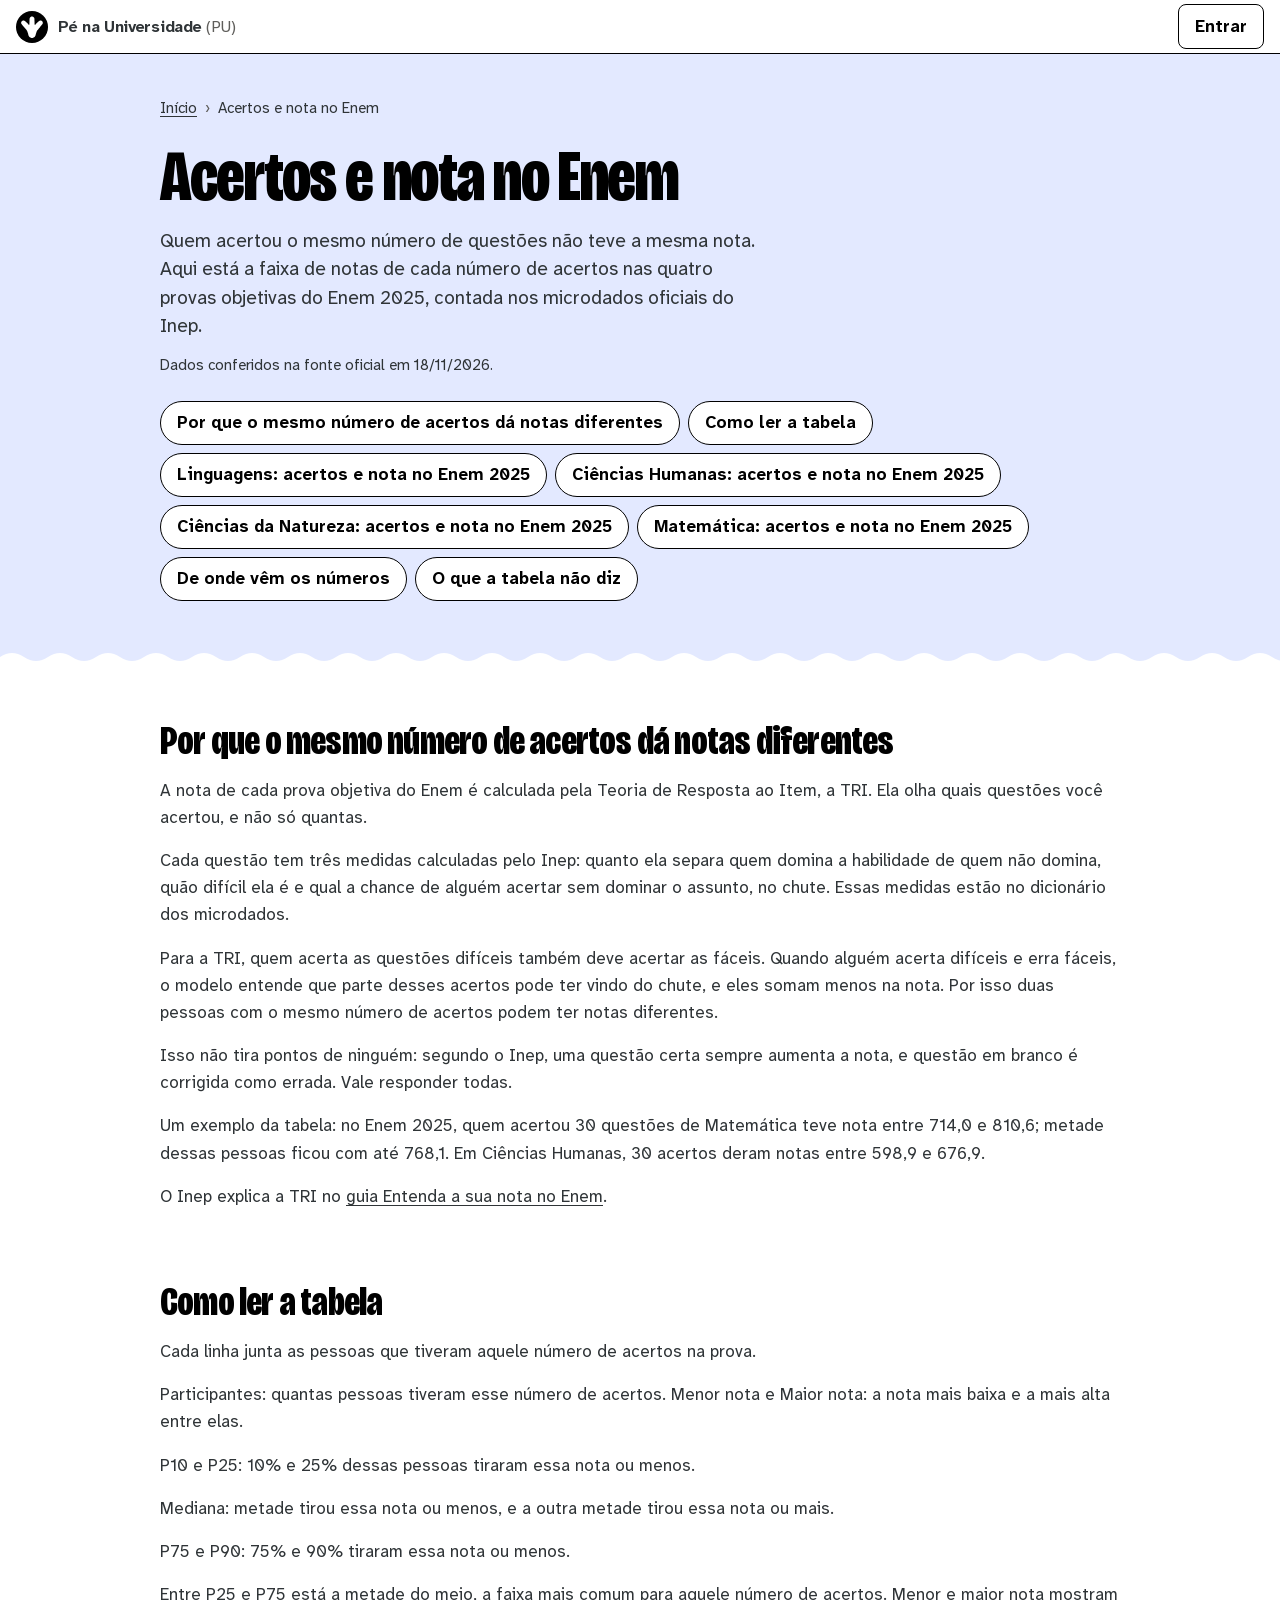
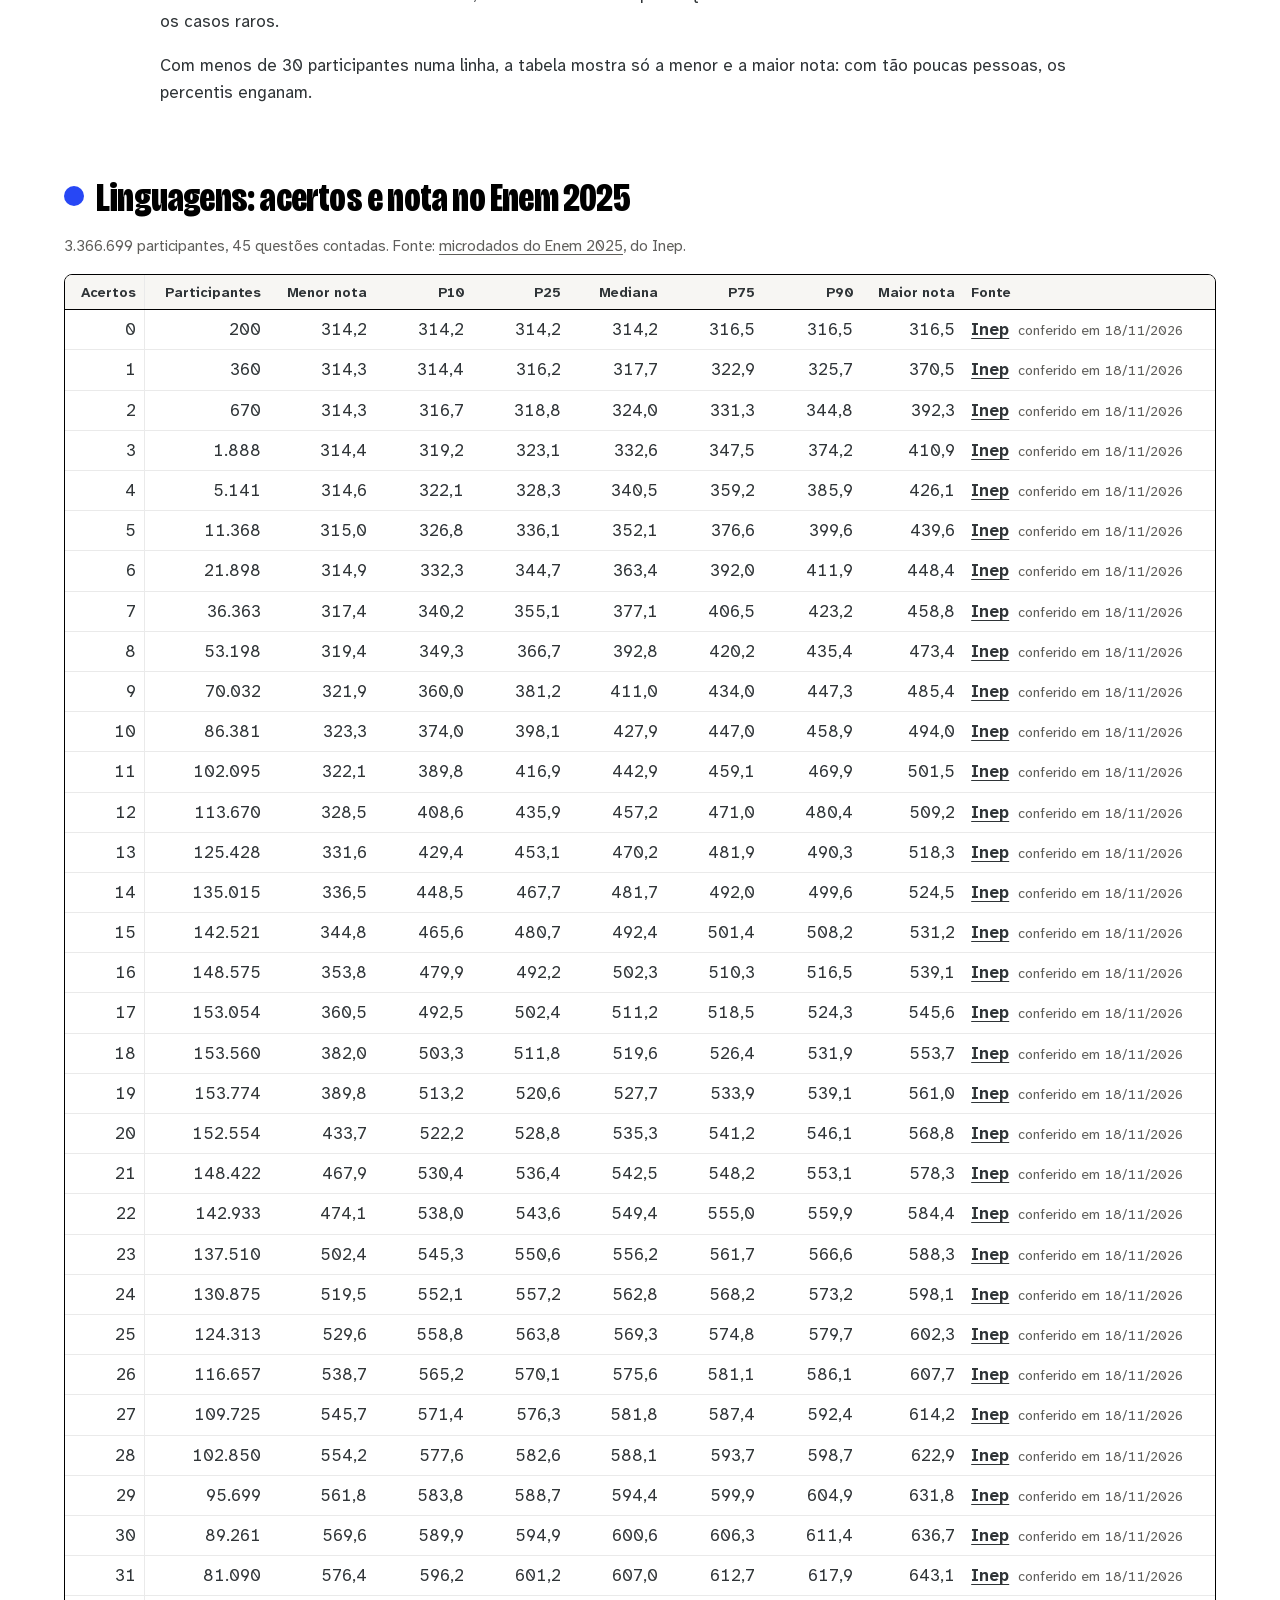
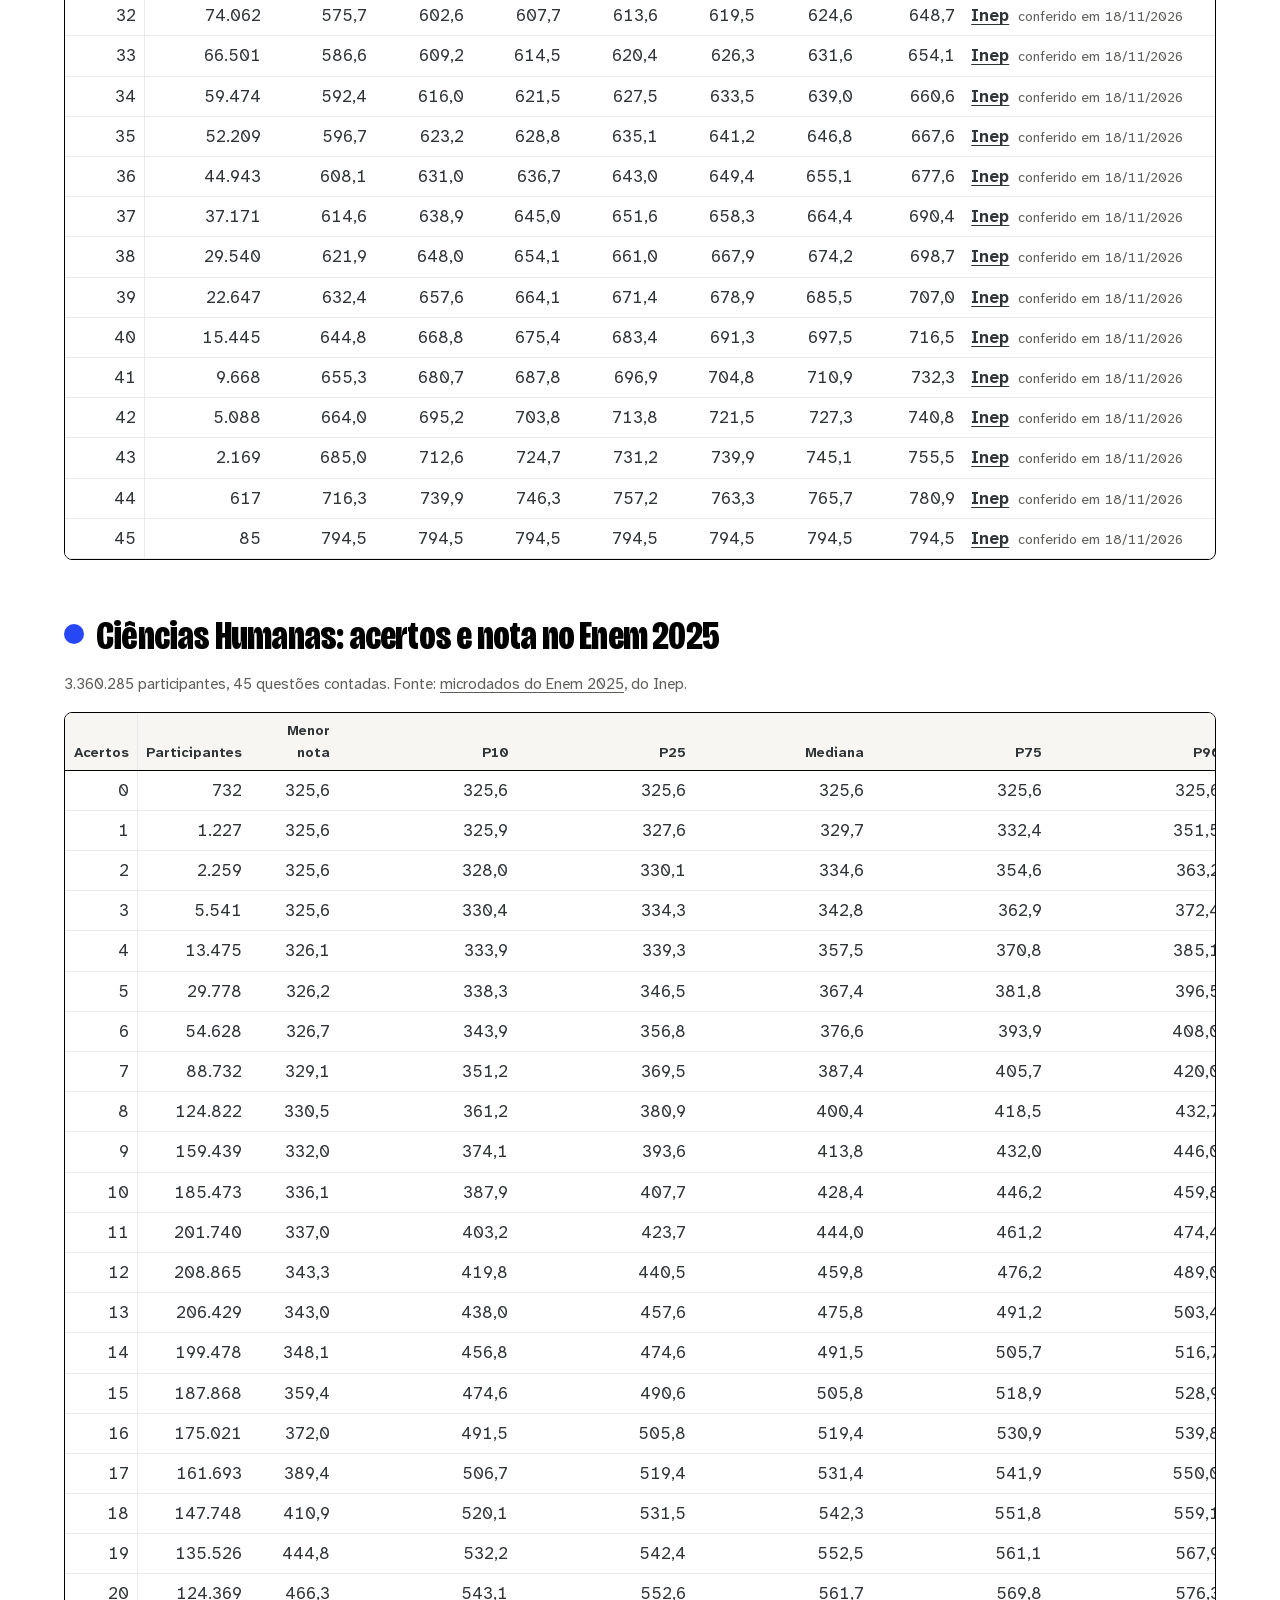
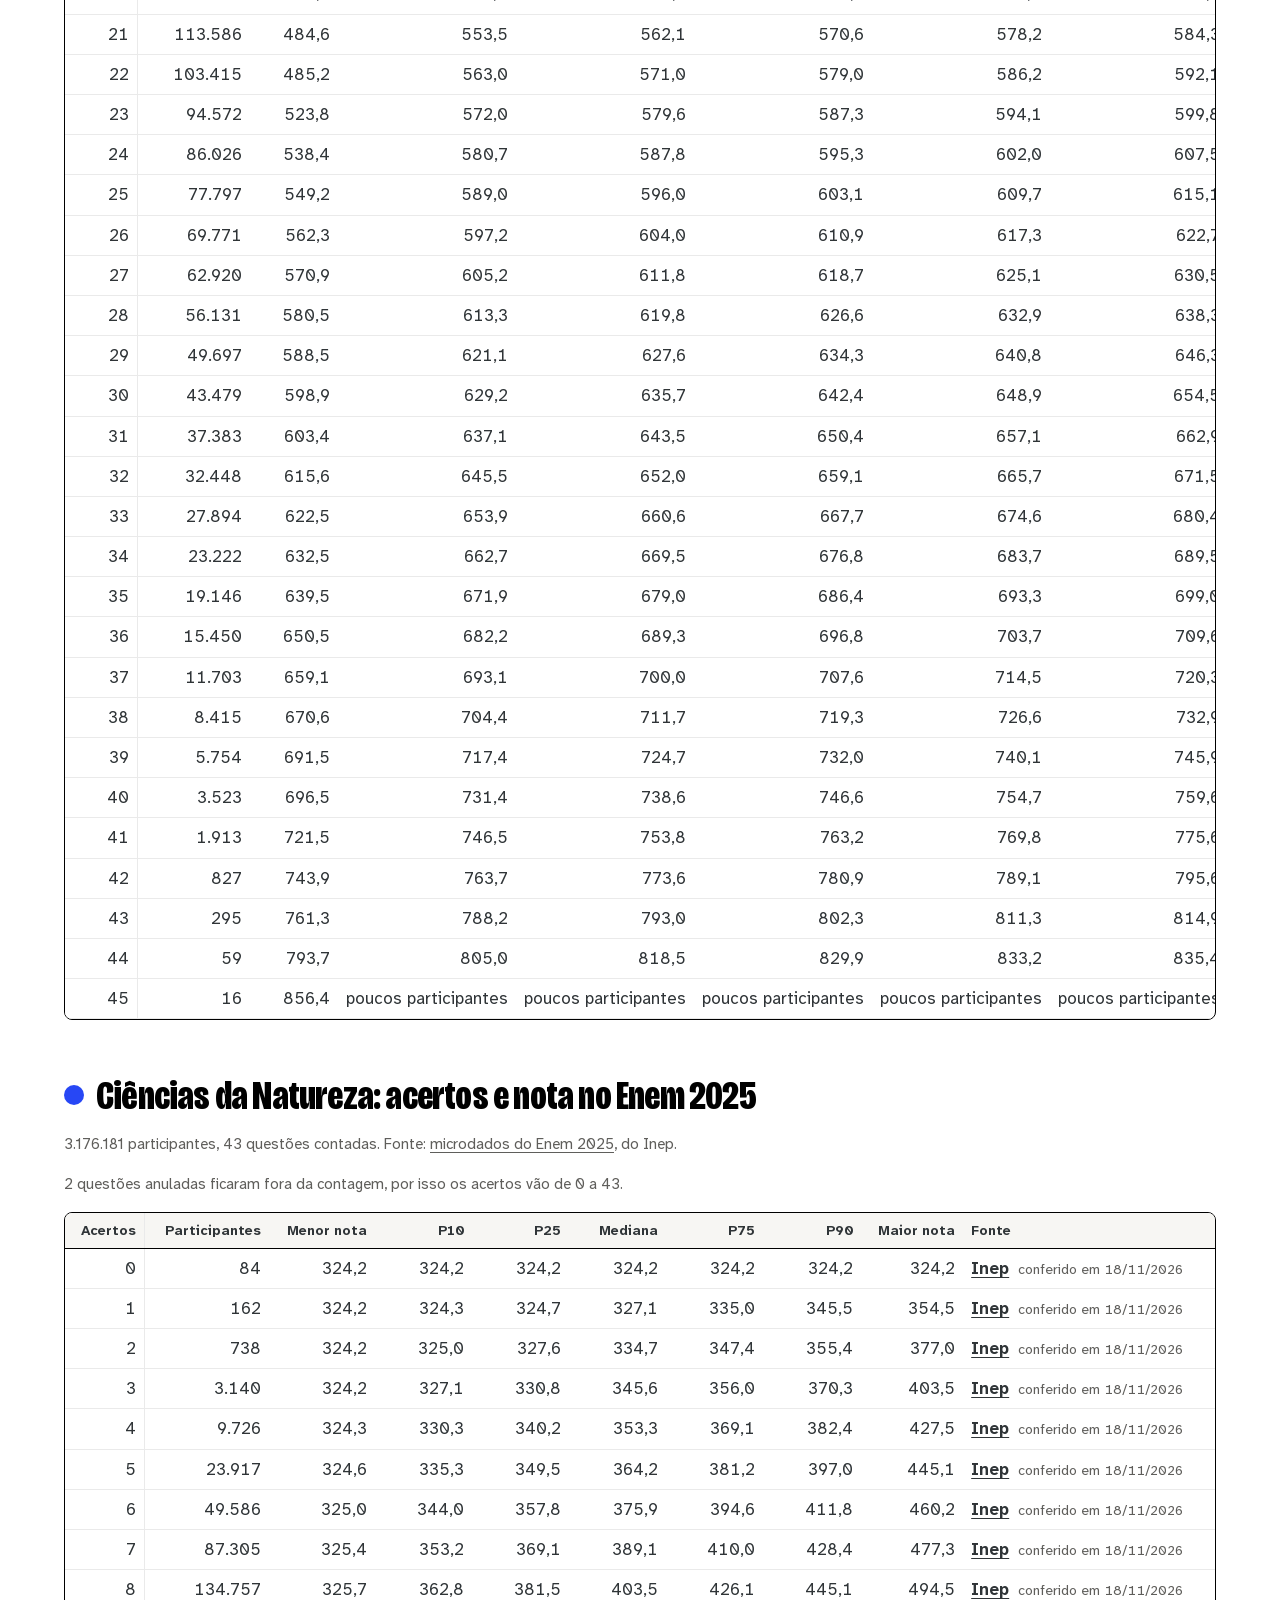
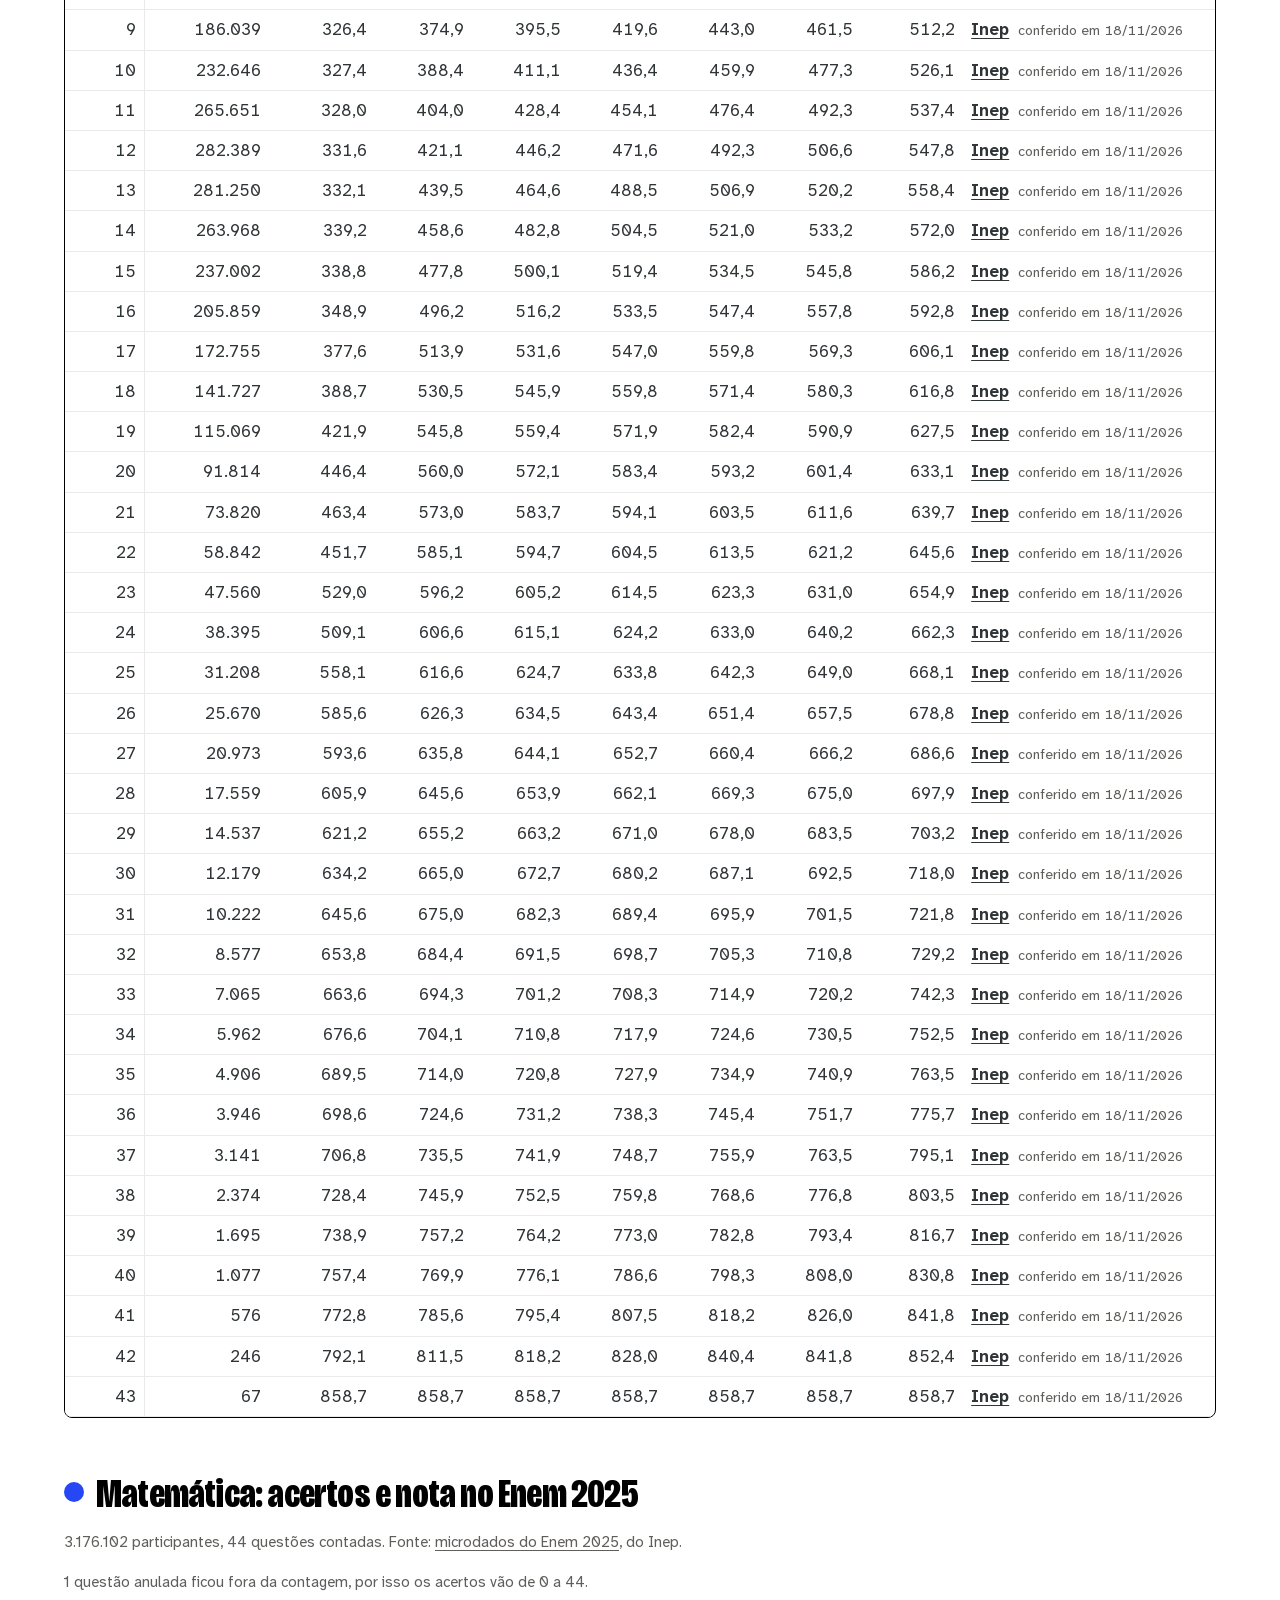
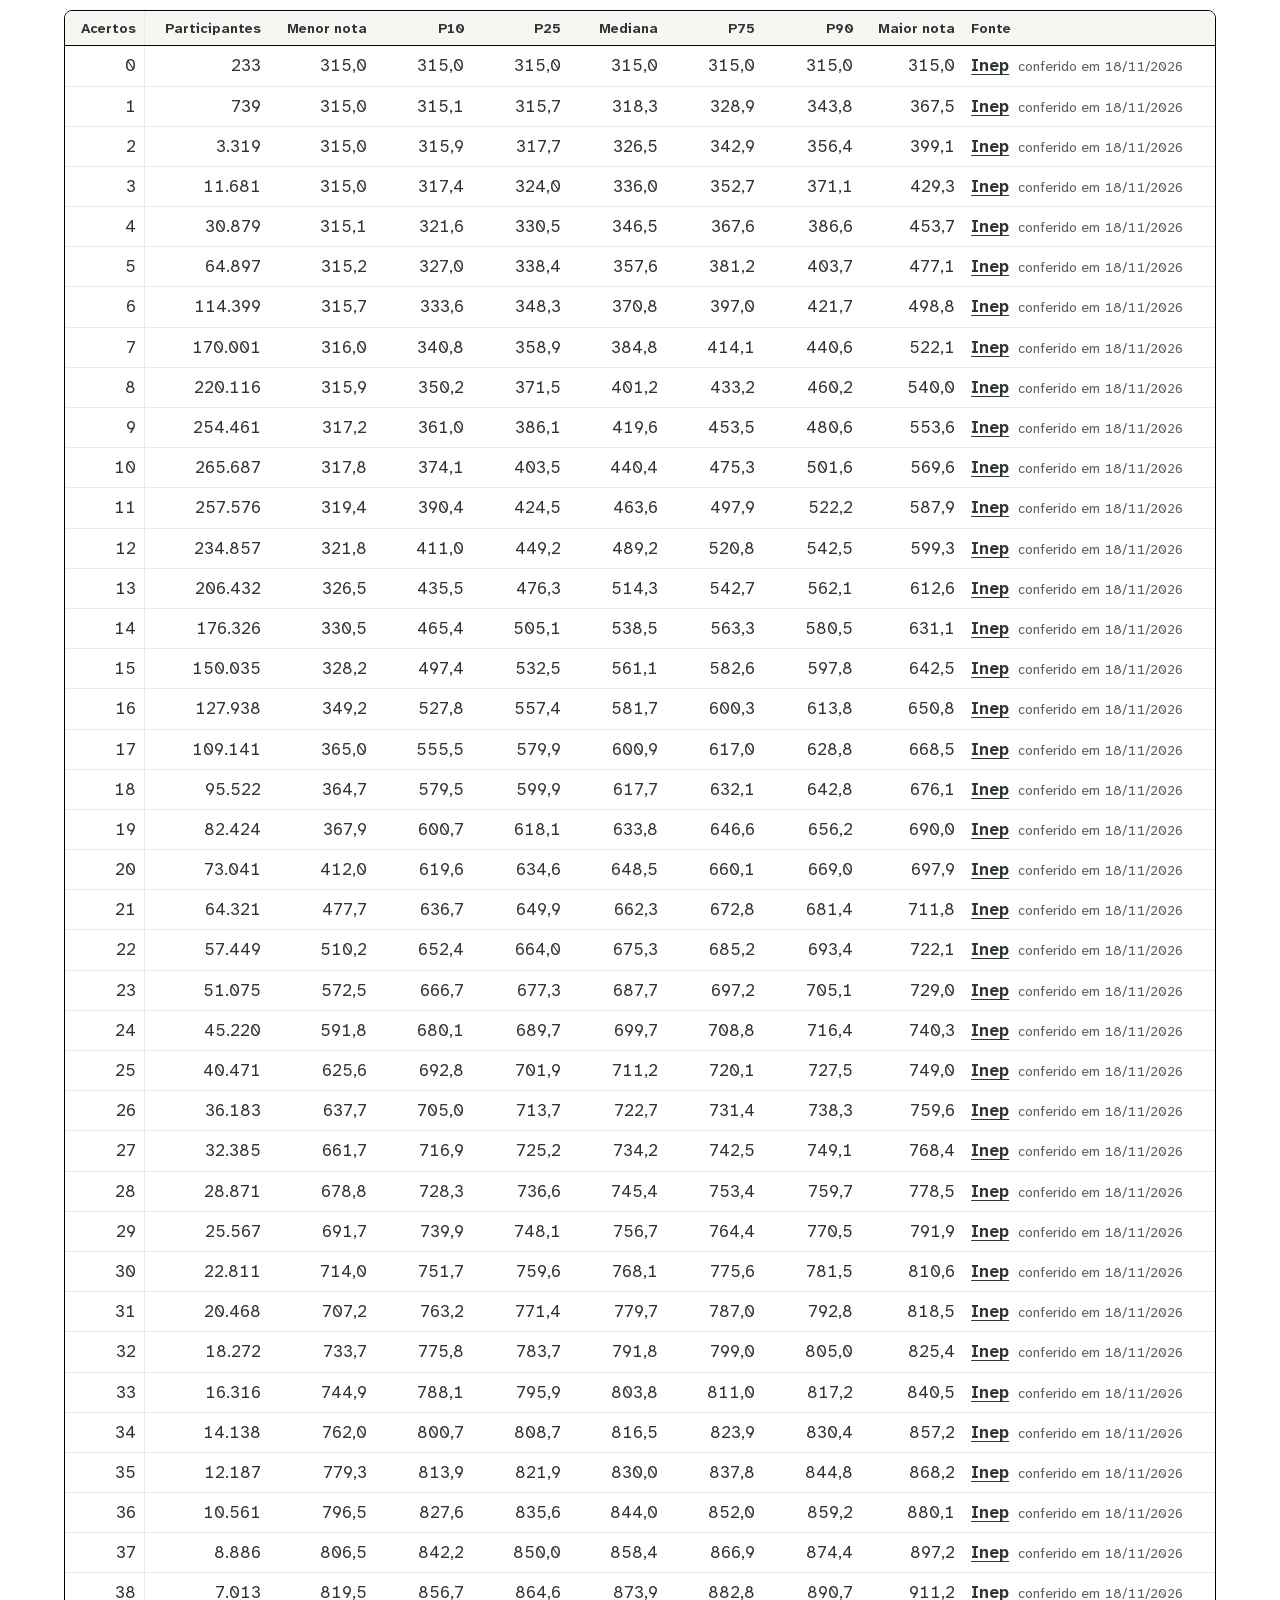
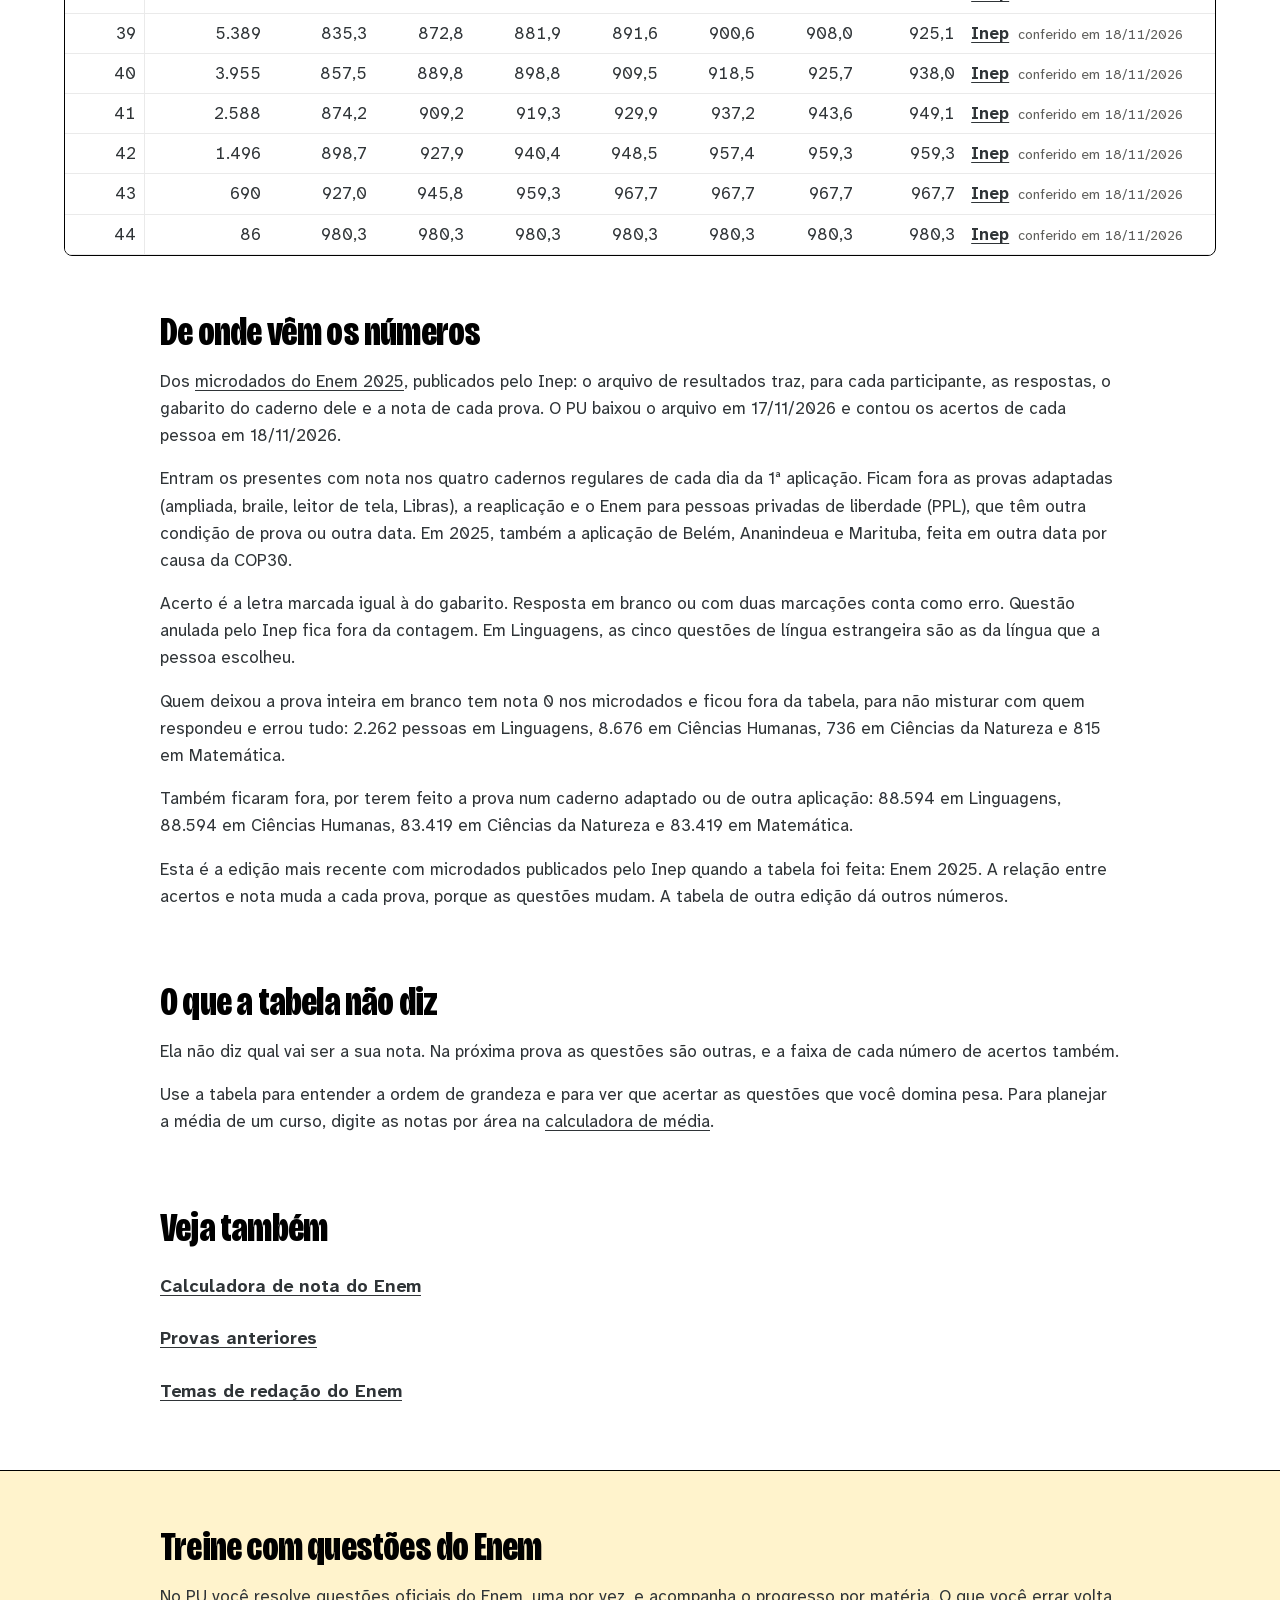
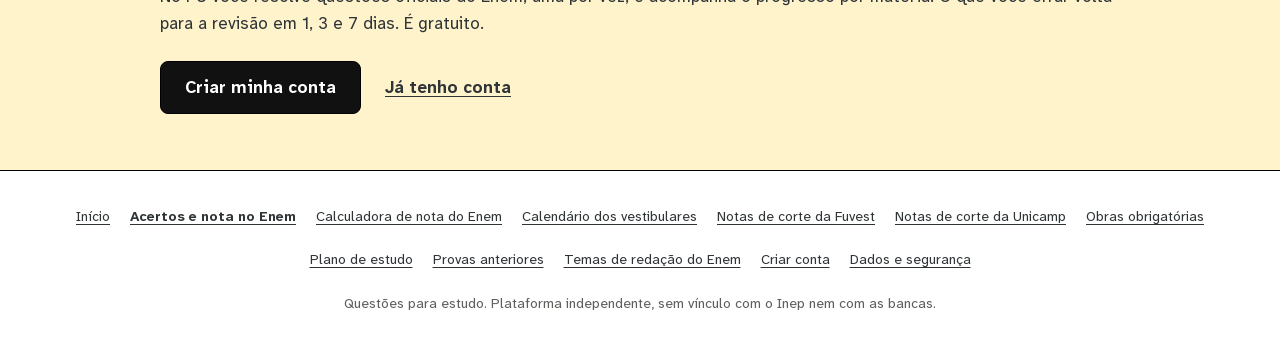
<file: acertos-e-nota-enem/index.html>
<!doctype html>
<html lang="pt-BR">
<head>
<meta charset="utf-8">
<meta http-equiv="Content-Security-Policy" content="default-src 'self'; script-src 'none'; style-src 'self'; img-src 'self' data:; font-src 'self'; connect-src 'none'; object-src 'none'; base-uri 'none'; form-action 'none'">
<meta name="viewport" content="width=device-width, initial-scale=1, viewport-fit=cover">
<meta name="theme-color" content="#FFFFFF">
<title>Quantos acertos para cada nota no Enem 2025: faixa por prova</title>
<meta name="description" content="Para cada número de acertos, a faixa de notas que os participantes tiveram nas quatro provas objetivas do Enem 2025, com a amostra e os microdados do Inep. E por que a TRI muda a nota.">
<link rel="canonical" href="https://pu.gingamidia.com/acertos-e-nota-enem/">
<meta property="og:type" content="website">
<meta property="og:locale" content="pt_BR">
<meta property="og:site_name" content="Pé na Universidade (PU)">
<meta property="og:title" content="Quantos acertos para cada nota no Enem 2025: faixa por prova">
<meta property="og:description" content="Para cada número de acertos, a faixa de notas que os participantes tiveram nas quatro provas objetivas do Enem 2025, com a amostra e os microdados do Inep. E por que a TRI muda a nota.">
<meta property="og:url" content="https://pu.gingamidia.com/acertos-e-nota-enem/">
<meta property="og:image" content="https://pu.gingamidia.com/icones/pu-compartilhamento.png">
<meta property="og:image:type" content="image/png">
<meta property="og:image:width" content="1200">
<meta property="og:image:height" content="630">
<meta property="og:image:alt" content="Pinguim de chapéu pesca um livro num barco, ao lado do texto: Estude para o vestibular uma questão por vez. É gratuito.">
<meta name="twitter:card" content="summary_large_image">
<meta name="twitter:image:alt" content="Pinguim de chapéu pesca um livro num barco, ao lado do texto: Estude para o vestibular uma questão por vez. É gratuito.">
<link rel="icon" href="/icones/pu-32.png" sizes="32x32" type="image/png">
<link rel="icon" href="/icones/pu-16.png" sizes="16x16" type="image/png">
<link rel="apple-touch-icon" href="/icones/pu-180.png">
<link rel="manifest" href="/manifest.webmanifest">
<link rel="stylesheet" href="/paginas/estilo.css?v=1290c3ebf1">
<script type="application/ld+json">{"@context":"https://schema.org","@graph":[{"@type":"Organization","@id":"https://pu.gingamidia.com/#organizacao","name":"Pé na Universidade (PU)","alternateName":"PU","url":"https://pu.gingamidia.com/","logo":"https://pu.gingamidia.com/icones/pu-512.png"},{"@type":"WebSite","@id":"https://pu.gingamidia.com/#site","name":"Pé na Universidade (PU)","url":"https://pu.gingamidia.com/","inLanguage":"pt-BR","publisher":{"@id":"https://pu.gingamidia.com/#organizacao"}},{"@type":"BreadcrumbList","itemListElement":[{"@type":"ListItem","position":1,"name":"Início","item":"https://pu.gingamidia.com/"},{"@type":"ListItem","position":2,"name":"Acertos e nota no Enem","item":"https://pu.gingamidia.com/acertos-e-nota-enem/"}]}]}</script>
</head>
<body data-tom="mar">
<a class="pular" href="#principal">Pular para o conteúdo</a>
<header class="topo"><a class="marca" href="/"><img src="/icones/pu.svg" width="32" height="32" alt=""><strong>Pé na Universidade <span>(PU)</span></strong></a><a class="entrar-topo" href="/#entrar">Entrar</a></header>
<main id="principal" tabindex="-1">
<div class="faixa faixa-topo"><div class="miolo">
<nav class="migalhas" aria-label="Você está em"><ol><li><a href="/">Início</a></li><li aria-current="page">Acertos e nota no Enem</li></ol></nav>
<h1>Acertos e nota no Enem</h1>
<p class="apoio">Quem acertou o mesmo número de questões não teve a mesma nota. Aqui está a faixa de notas de cada número de acertos nas quatro provas objetivas do Enem 2025, contada nos microdados oficiais do Inep.</p>
<p class="conferencia" data-conferencia="2026-11-18">Dados conferidos na fonte oficial em <time datetime="2026-11-18">18/11/2026</time>.</p>
<nav class="sumario" aria-label="Nesta página"><ul><li><a href="#tri">Por que o mesmo número de acertos dá notas diferentes</a></li><li><a href="#colunas">Como ler a tabela</a></li><li><a href="#linguagens">Linguagens: acertos e nota no Enem 2025</a></li><li><a href="#humanas">Ciências Humanas: acertos e nota no Enem 2025</a></li><li><a href="#natureza">Ciências da Natureza: acertos e nota no Enem 2025</a></li><li><a href="#matematica">Matemática: acertos e nota no Enem 2025</a></li><li><a href="#origem">De onde vêm os números</a></li><li><a href="#limites">O que a tabela não diz</a></li></ul></nav>
</div></div>
<div class="onda" aria-hidden="true"></div>
<div class="faixa"><section class="miolo bloco" id="tri" aria-labelledby="t-tri">
<h2 id="t-tri">Por que o mesmo número de acertos dá notas diferentes</h2>
<p>A nota de cada prova objetiva do Enem é calculada pela Teoria de Resposta ao Item, a TRI. Ela olha quais questões você acertou, e não só quantas.</p>
<p>Cada questão tem três medidas calculadas pelo Inep: quanto ela separa quem domina a habilidade de quem não domina, quão difícil ela é e qual a chance de alguém acertar sem dominar o assunto, no chute. Essas medidas estão no dicionário dos microdados.</p>
<p>Para a TRI, quem acerta as questões difíceis também deve acertar as fáceis. Quando alguém acerta difíceis e erra fáceis, o modelo entende que parte desses acertos pode ter vindo do chute, e eles somam menos na nota. Por isso duas pessoas com o mesmo número de acertos podem ter notas diferentes.</p>
<p>Isso não tira pontos de ninguém: segundo o Inep, uma questão certa sempre aumenta a nota, e questão em branco é corrigida como errada. Vale responder todas.</p>
<p>Um exemplo da tabela: no Enem 2025, quem acertou 30 questões de Matemática teve nota entre 714,0 e 810,6; metade dessas pessoas ficou com até 768,1. Em Ciências Humanas, 30 acertos deram notas entre 598,9 e 676,9.</p>
<p>O Inep explica a TRI no <a href="https://www.gov.br/inep/pt-br/centrais-de-conteudo/acervo-linha-editorial/publicacoes-institucionais/avaliacoes-e-exames-da-educacao-basica/entenda-a-sua-nota-no-enem-guia-do-participante">guia Entenda a sua nota no Enem</a>.</p>
</section></div>
<div class="faixa"><section class="miolo bloco" id="colunas" aria-labelledby="t-colunas">
<h2 id="t-colunas">Como ler a tabela</h2>
<p>Cada linha junta as pessoas que tiveram aquele número de acertos na prova.</p>
<p>Participantes: quantas pessoas tiveram esse número de acertos. Menor nota e Maior nota: a nota mais baixa e a mais alta entre elas.</p>
<p>P10 e P25: 10% e 25% dessas pessoas tiraram essa nota ou menos.</p>
<p>Mediana: metade tirou essa nota ou menos, e a outra metade tirou essa nota ou mais.</p>
<p>P75 e P90: 75% e 90% tiraram essa nota ou menos.</p>
<p>Entre P25 e P75 está a metade do meio, a faixa mais comum para aquele número de acertos. Menor e maior nota mostram os casos raros.</p>
<p>Com menos de 30 participantes numa linha, a tabela mostra só a menor e a maior nota: com tão poucas pessoas, os percentis enganam.</p>
</section></div>
<div class="faixa"><section class="miolo miolo-largo bloco dados" id="linguagens" aria-labelledby="t-linguagens">
<h2 id="t-linguagens">Linguagens: acertos e nota no Enem 2025</h2>
<p class="nota">3.366.699 participantes, 45 questões contadas. Fonte: <a href="https://www.gov.br/inep/pt-br/acesso-a-informacao/dados-abertos/microdados/enem">microdados do Enem 2025</a>, do Inep.</p>
<div class="rolagem" role="region" aria-labelledby="t-linguagens" tabindex="0"><table class="larga compacta"><thead><tr><th scope="col">Acertos</th><th scope="col">Participantes</th><th scope="col">Menor nota</th><th scope="col">P10</th><th scope="col">P25</th><th scope="col">Mediana</th><th scope="col">P75</th><th scope="col">P90</th><th scope="col">Maior nota</th><th scope="col">Fonte</th></tr></thead><tbody>
<tr data-dado data-fonte="https://www.gov.br/inep/pt-br/acesso-a-informacao/dados-abertos/microdados/enem" data-conferido="2026-11-18"><td data-rotulo="Acertos">0</td><td data-rotulo="Participantes">200</td><td data-rotulo="Menor nota">314,2</td><td data-rotulo="P10">314,2</td><td data-rotulo="P25">314,2</td><td data-rotulo="Mediana">314,2</td><td data-rotulo="P75">316,5</td><td data-rotulo="P90">316,5</td><td data-rotulo="Maior nota">316,5</td><td data-rotulo="Fonte"><a href="https://www.gov.br/inep/pt-br/acesso-a-informacao/dados-abertos/microdados/enem">Inep</a> <small>conferido em 18/11/2026</small></td></tr>
<tr data-dado data-fonte="https://www.gov.br/inep/pt-br/acesso-a-informacao/dados-abertos/microdados/enem" data-conferido="2026-11-18"><td data-rotulo="Acertos">1</td><td data-rotulo="Participantes">360</td><td data-rotulo="Menor nota">314,3</td><td data-rotulo="P10">314,4</td><td data-rotulo="P25">316,2</td><td data-rotulo="Mediana">317,7</td><td data-rotulo="P75">322,9</td><td data-rotulo="P90">325,7</td><td data-rotulo="Maior nota">370,5</td><td data-rotulo="Fonte"><a href="https://www.gov.br/inep/pt-br/acesso-a-informacao/dados-abertos/microdados/enem">Inep</a> <small>conferido em 18/11/2026</small></td></tr>
<tr data-dado data-fonte="https://www.gov.br/inep/pt-br/acesso-a-informacao/dados-abertos/microdados/enem" data-conferido="2026-11-18"><td data-rotulo="Acertos">2</td><td data-rotulo="Participantes">670</td><td data-rotulo="Menor nota">314,3</td><td data-rotulo="P10">316,7</td><td data-rotulo="P25">318,8</td><td data-rotulo="Mediana">324,0</td><td data-rotulo="P75">331,3</td><td data-rotulo="P90">344,8</td><td data-rotulo="Maior nota">392,3</td><td data-rotulo="Fonte"><a href="https://www.gov.br/inep/pt-br/acesso-a-informacao/dados-abertos/microdados/enem">Inep</a> <small>conferido em 18/11/2026</small></td></tr>
<tr data-dado data-fonte="https://www.gov.br/inep/pt-br/acesso-a-informacao/dados-abertos/microdados/enem" data-conferido="2026-11-18"><td data-rotulo="Acertos">3</td><td data-rotulo="Participantes">1.888</td><td data-rotulo="Menor nota">314,4</td><td data-rotulo="P10">319,2</td><td data-rotulo="P25">323,1</td><td data-rotulo="Mediana">332,6</td><td data-rotulo="P75">347,5</td><td data-rotulo="P90">374,2</td><td data-rotulo="Maior nota">410,9</td><td data-rotulo="Fonte"><a href="https://www.gov.br/inep/pt-br/acesso-a-informacao/dados-abertos/microdados/enem">Inep</a> <small>conferido em 18/11/2026</small></td></tr>
<tr data-dado data-fonte="https://www.gov.br/inep/pt-br/acesso-a-informacao/dados-abertos/microdados/enem" data-conferido="2026-11-18"><td data-rotulo="Acertos">4</td><td data-rotulo="Participantes">5.141</td><td data-rotulo="Menor nota">314,6</td><td data-rotulo="P10">322,1</td><td data-rotulo="P25">328,3</td><td data-rotulo="Mediana">340,5</td><td data-rotulo="P75">359,2</td><td data-rotulo="P90">385,9</td><td data-rotulo="Maior nota">426,1</td><td data-rotulo="Fonte"><a href="https://www.gov.br/inep/pt-br/acesso-a-informacao/dados-abertos/microdados/enem">Inep</a> <small>conferido em 18/11/2026</small></td></tr>
<tr data-dado data-fonte="https://www.gov.br/inep/pt-br/acesso-a-informacao/dados-abertos/microdados/enem" data-conferido="2026-11-18"><td data-rotulo="Acertos">5</td><td data-rotulo="Participantes">11.368</td><td data-rotulo="Menor nota">315,0</td><td data-rotulo="P10">326,8</td><td data-rotulo="P25">336,1</td><td data-rotulo="Mediana">352,1</td><td data-rotulo="P75">376,6</td><td data-rotulo="P90">399,6</td><td data-rotulo="Maior nota">439,6</td><td data-rotulo="Fonte"><a href="https://www.gov.br/inep/pt-br/acesso-a-informacao/dados-abertos/microdados/enem">Inep</a> <small>conferido em 18/11/2026</small></td></tr>
<tr data-dado data-fonte="https://www.gov.br/inep/pt-br/acesso-a-informacao/dados-abertos/microdados/enem" data-conferido="2026-11-18"><td data-rotulo="Acertos">6</td><td data-rotulo="Participantes">21.898</td><td data-rotulo="Menor nota">314,9</td><td data-rotulo="P10">332,3</td><td data-rotulo="P25">344,7</td><td data-rotulo="Mediana">363,4</td><td data-rotulo="P75">392,0</td><td data-rotulo="P90">411,9</td><td data-rotulo="Maior nota">448,4</td><td data-rotulo="Fonte"><a href="https://www.gov.br/inep/pt-br/acesso-a-informacao/dados-abertos/microdados/enem">Inep</a> <small>conferido em 18/11/2026</small></td></tr>
<tr data-dado data-fonte="https://www.gov.br/inep/pt-br/acesso-a-informacao/dados-abertos/microdados/enem" data-conferido="2026-11-18"><td data-rotulo="Acertos">7</td><td data-rotulo="Participantes">36.363</td><td data-rotulo="Menor nota">317,4</td><td data-rotulo="P10">340,2</td><td data-rotulo="P25">355,1</td><td data-rotulo="Mediana">377,1</td><td data-rotulo="P75">406,5</td><td data-rotulo="P90">423,2</td><td data-rotulo="Maior nota">458,8</td><td data-rotulo="Fonte"><a href="https://www.gov.br/inep/pt-br/acesso-a-informacao/dados-abertos/microdados/enem">Inep</a> <small>conferido em 18/11/2026</small></td></tr>
<tr data-dado data-fonte="https://www.gov.br/inep/pt-br/acesso-a-informacao/dados-abertos/microdados/enem" data-conferido="2026-11-18"><td data-rotulo="Acertos">8</td><td data-rotulo="Participantes">53.198</td><td data-rotulo="Menor nota">319,4</td><td data-rotulo="P10">349,3</td><td data-rotulo="P25">366,7</td><td data-rotulo="Mediana">392,8</td><td data-rotulo="P75">420,2</td><td data-rotulo="P90">435,4</td><td data-rotulo="Maior nota">473,4</td><td data-rotulo="Fonte"><a href="https://www.gov.br/inep/pt-br/acesso-a-informacao/dados-abertos/microdados/enem">Inep</a> <small>conferido em 18/11/2026</small></td></tr>
<tr data-dado data-fonte="https://www.gov.br/inep/pt-br/acesso-a-informacao/dados-abertos/microdados/enem" data-conferido="2026-11-18"><td data-rotulo="Acertos">9</td><td data-rotulo="Participantes">70.032</td><td data-rotulo="Menor nota">321,9</td><td data-rotulo="P10">360,0</td><td data-rotulo="P25">381,2</td><td data-rotulo="Mediana">411,0</td><td data-rotulo="P75">434,0</td><td data-rotulo="P90">447,3</td><td data-rotulo="Maior nota">485,4</td><td data-rotulo="Fonte"><a href="https://www.gov.br/inep/pt-br/acesso-a-informacao/dados-abertos/microdados/enem">Inep</a> <small>conferido em 18/11/2026</small></td></tr>
<tr data-dado data-fonte="https://www.gov.br/inep/pt-br/acesso-a-informacao/dados-abertos/microdados/enem" data-conferido="2026-11-18"><td data-rotulo="Acertos">10</td><td data-rotulo="Participantes">86.381</td><td data-rotulo="Menor nota">323,3</td><td data-rotulo="P10">374,0</td><td data-rotulo="P25">398,1</td><td data-rotulo="Mediana">427,9</td><td data-rotulo="P75">447,0</td><td data-rotulo="P90">458,9</td><td data-rotulo="Maior nota">494,0</td><td data-rotulo="Fonte"><a href="https://www.gov.br/inep/pt-br/acesso-a-informacao/dados-abertos/microdados/enem">Inep</a> <small>conferido em 18/11/2026</small></td></tr>
<tr data-dado data-fonte="https://www.gov.br/inep/pt-br/acesso-a-informacao/dados-abertos/microdados/enem" data-conferido="2026-11-18"><td data-rotulo="Acertos">11</td><td data-rotulo="Participantes">102.095</td><td data-rotulo="Menor nota">322,1</td><td data-rotulo="P10">389,8</td><td data-rotulo="P25">416,9</td><td data-rotulo="Mediana">442,9</td><td data-rotulo="P75">459,1</td><td data-rotulo="P90">469,9</td><td data-rotulo="Maior nota">501,5</td><td data-rotulo="Fonte"><a href="https://www.gov.br/inep/pt-br/acesso-a-informacao/dados-abertos/microdados/enem">Inep</a> <small>conferido em 18/11/2026</small></td></tr>
<tr data-dado data-fonte="https://www.gov.br/inep/pt-br/acesso-a-informacao/dados-abertos/microdados/enem" data-conferido="2026-11-18"><td data-rotulo="Acertos">12</td><td data-rotulo="Participantes">113.670</td><td data-rotulo="Menor nota">328,5</td><td data-rotulo="P10">408,6</td><td data-rotulo="P25">435,9</td><td data-rotulo="Mediana">457,2</td><td data-rotulo="P75">471,0</td><td data-rotulo="P90">480,4</td><td data-rotulo="Maior nota">509,2</td><td data-rotulo="Fonte"><a href="https://www.gov.br/inep/pt-br/acesso-a-informacao/dados-abertos/microdados/enem">Inep</a> <small>conferido em 18/11/2026</small></td></tr>
<tr data-dado data-fonte="https://www.gov.br/inep/pt-br/acesso-a-informacao/dados-abertos/microdados/enem" data-conferido="2026-11-18"><td data-rotulo="Acertos">13</td><td data-rotulo="Participantes">125.428</td><td data-rotulo="Menor nota">331,6</td><td data-rotulo="P10">429,4</td><td data-rotulo="P25">453,1</td><td data-rotulo="Mediana">470,2</td><td data-rotulo="P75">481,9</td><td data-rotulo="P90">490,3</td><td data-rotulo="Maior nota">518,3</td><td data-rotulo="Fonte"><a href="https://www.gov.br/inep/pt-br/acesso-a-informacao/dados-abertos/microdados/enem">Inep</a> <small>conferido em 18/11/2026</small></td></tr>
<tr data-dado data-fonte="https://www.gov.br/inep/pt-br/acesso-a-informacao/dados-abertos/microdados/enem" data-conferido="2026-11-18"><td data-rotulo="Acertos">14</td><td data-rotulo="Participantes">135.015</td><td data-rotulo="Menor nota">336,5</td><td data-rotulo="P10">448,5</td><td data-rotulo="P25">467,7</td><td data-rotulo="Mediana">481,7</td><td data-rotulo="P75">492,0</td><td data-rotulo="P90">499,6</td><td data-rotulo="Maior nota">524,5</td><td data-rotulo="Fonte"><a href="https://www.gov.br/inep/pt-br/acesso-a-informacao/dados-abertos/microdados/enem">Inep</a> <small>conferido em 18/11/2026</small></td></tr>
<tr data-dado data-fonte="https://www.gov.br/inep/pt-br/acesso-a-informacao/dados-abertos/microdados/enem" data-conferido="2026-11-18"><td data-rotulo="Acertos">15</td><td data-rotulo="Participantes">142.521</td><td data-rotulo="Menor nota">344,8</td><td data-rotulo="P10">465,6</td><td data-rotulo="P25">480,7</td><td data-rotulo="Mediana">492,4</td><td data-rotulo="P75">501,4</td><td data-rotulo="P90">508,2</td><td data-rotulo="Maior nota">531,2</td><td data-rotulo="Fonte"><a href="https://www.gov.br/inep/pt-br/acesso-a-informacao/dados-abertos/microdados/enem">Inep</a> <small>conferido em 18/11/2026</small></td></tr>
<tr data-dado data-fonte="https://www.gov.br/inep/pt-br/acesso-a-informacao/dados-abertos/microdados/enem" data-conferido="2026-11-18"><td data-rotulo="Acertos">16</td><td data-rotulo="Participantes">148.575</td><td data-rotulo="Menor nota">353,8</td><td data-rotulo="P10">479,9</td><td data-rotulo="P25">492,2</td><td data-rotulo="Mediana">502,3</td><td data-rotulo="P75">510,3</td><td data-rotulo="P90">516,5</td><td data-rotulo="Maior nota">539,1</td><td data-rotulo="Fonte"><a href="https://www.gov.br/inep/pt-br/acesso-a-informacao/dados-abertos/microdados/enem">Inep</a> <small>conferido em 18/11/2026</small></td></tr>
<tr data-dado data-fonte="https://www.gov.br/inep/pt-br/acesso-a-informacao/dados-abertos/microdados/enem" data-conferido="2026-11-18"><td data-rotulo="Acertos">17</td><td data-rotulo="Participantes">153.054</td><td data-rotulo="Menor nota">360,5</td><td data-rotulo="P10">492,5</td><td data-rotulo="P25">502,4</td><td data-rotulo="Mediana">511,2</td><td data-rotulo="P75">518,5</td><td data-rotulo="P90">524,3</td><td data-rotulo="Maior nota">545,6</td><td data-rotulo="Fonte"><a href="https://www.gov.br/inep/pt-br/acesso-a-informacao/dados-abertos/microdados/enem">Inep</a> <small>conferido em 18/11/2026</small></td></tr>
<tr data-dado data-fonte="https://www.gov.br/inep/pt-br/acesso-a-informacao/dados-abertos/microdados/enem" data-conferido="2026-11-18"><td data-rotulo="Acertos">18</td><td data-rotulo="Participantes">153.560</td><td data-rotulo="Menor nota">382,0</td><td data-rotulo="P10">503,3</td><td data-rotulo="P25">511,8</td><td data-rotulo="Mediana">519,6</td><td data-rotulo="P75">526,4</td><td data-rotulo="P90">531,9</td><td data-rotulo="Maior nota">553,7</td><td data-rotulo="Fonte"><a href="https://www.gov.br/inep/pt-br/acesso-a-informacao/dados-abertos/microdados/enem">Inep</a> <small>conferido em 18/11/2026</small></td></tr>
<tr data-dado data-fonte="https://www.gov.br/inep/pt-br/acesso-a-informacao/dados-abertos/microdados/enem" data-conferido="2026-11-18"><td data-rotulo="Acertos">19</td><td data-rotulo="Participantes">153.774</td><td data-rotulo="Menor nota">389,8</td><td data-rotulo="P10">513,2</td><td data-rotulo="P25">520,6</td><td data-rotulo="Mediana">527,7</td><td data-rotulo="P75">533,9</td><td data-rotulo="P90">539,1</td><td data-rotulo="Maior nota">561,0</td><td data-rotulo="Fonte"><a href="https://www.gov.br/inep/pt-br/acesso-a-informacao/dados-abertos/microdados/enem">Inep</a> <small>conferido em 18/11/2026</small></td></tr>
<tr data-dado data-fonte="https://www.gov.br/inep/pt-br/acesso-a-informacao/dados-abertos/microdados/enem" data-conferido="2026-11-18"><td data-rotulo="Acertos">20</td><td data-rotulo="Participantes">152.554</td><td data-rotulo="Menor nota">433,7</td><td data-rotulo="P10">522,2</td><td data-rotulo="P25">528,8</td><td data-rotulo="Mediana">535,3</td><td data-rotulo="P75">541,2</td><td data-rotulo="P90">546,1</td><td data-rotulo="Maior nota">568,8</td><td data-rotulo="Fonte"><a href="https://www.gov.br/inep/pt-br/acesso-a-informacao/dados-abertos/microdados/enem">Inep</a> <small>conferido em 18/11/2026</small></td></tr>
<tr data-dado data-fonte="https://www.gov.br/inep/pt-br/acesso-a-informacao/dados-abertos/microdados/enem" data-conferido="2026-11-18"><td data-rotulo="Acertos">21</td><td data-rotulo="Participantes">148.422</td><td data-rotulo="Menor nota">467,9</td><td data-rotulo="P10">530,4</td><td data-rotulo="P25">536,4</td><td data-rotulo="Mediana">542,5</td><td data-rotulo="P75">548,2</td><td data-rotulo="P90">553,1</td><td data-rotulo="Maior nota">578,3</td><td data-rotulo="Fonte"><a href="https://www.gov.br/inep/pt-br/acesso-a-informacao/dados-abertos/microdados/enem">Inep</a> <small>conferido em 18/11/2026</small></td></tr>
<tr data-dado data-fonte="https://www.gov.br/inep/pt-br/acesso-a-informacao/dados-abertos/microdados/enem" data-conferido="2026-11-18"><td data-rotulo="Acertos">22</td><td data-rotulo="Participantes">142.933</td><td data-rotulo="Menor nota">474,1</td><td data-rotulo="P10">538,0</td><td data-rotulo="P25">543,6</td><td data-rotulo="Mediana">549,4</td><td data-rotulo="P75">555,0</td><td data-rotulo="P90">559,9</td><td data-rotulo="Maior nota">584,4</td><td data-rotulo="Fonte"><a href="https://www.gov.br/inep/pt-br/acesso-a-informacao/dados-abertos/microdados/enem">Inep</a> <small>conferido em 18/11/2026</small></td></tr>
<tr data-dado data-fonte="https://www.gov.br/inep/pt-br/acesso-a-informacao/dados-abertos/microdados/enem" data-conferido="2026-11-18"><td data-rotulo="Acertos">23</td><td data-rotulo="Participantes">137.510</td><td data-rotulo="Menor nota">502,4</td><td data-rotulo="P10">545,3</td><td data-rotulo="P25">550,6</td><td data-rotulo="Mediana">556,2</td><td data-rotulo="P75">561,7</td><td data-rotulo="P90">566,6</td><td data-rotulo="Maior nota">588,3</td><td data-rotulo="Fonte"><a href="https://www.gov.br/inep/pt-br/acesso-a-informacao/dados-abertos/microdados/enem">Inep</a> <small>conferido em 18/11/2026</small></td></tr>
<tr data-dado data-fonte="https://www.gov.br/inep/pt-br/acesso-a-informacao/dados-abertos/microdados/enem" data-conferido="2026-11-18"><td data-rotulo="Acertos">24</td><td data-rotulo="Participantes">130.875</td><td data-rotulo="Menor nota">519,5</td><td data-rotulo="P10">552,1</td><td data-rotulo="P25">557,2</td><td data-rotulo="Mediana">562,8</td><td data-rotulo="P75">568,2</td><td data-rotulo="P90">573,2</td><td data-rotulo="Maior nota">598,1</td><td data-rotulo="Fonte"><a href="https://www.gov.br/inep/pt-br/acesso-a-informacao/dados-abertos/microdados/enem">Inep</a> <small>conferido em 18/11/2026</small></td></tr>
<tr data-dado data-fonte="https://www.gov.br/inep/pt-br/acesso-a-informacao/dados-abertos/microdados/enem" data-conferido="2026-11-18"><td data-rotulo="Acertos">25</td><td data-rotulo="Participantes">124.313</td><td data-rotulo="Menor nota">529,6</td><td data-rotulo="P10">558,8</td><td data-rotulo="P25">563,8</td><td data-rotulo="Mediana">569,3</td><td data-rotulo="P75">574,8</td><td data-rotulo="P90">579,7</td><td data-rotulo="Maior nota">602,3</td><td data-rotulo="Fonte"><a href="https://www.gov.br/inep/pt-br/acesso-a-informacao/dados-abertos/microdados/enem">Inep</a> <small>conferido em 18/11/2026</small></td></tr>
<tr data-dado data-fonte="https://www.gov.br/inep/pt-br/acesso-a-informacao/dados-abertos/microdados/enem" data-conferido="2026-11-18"><td data-rotulo="Acertos">26</td><td data-rotulo="Participantes">116.657</td><td data-rotulo="Menor nota">538,7</td><td data-rotulo="P10">565,2</td><td data-rotulo="P25">570,1</td><td data-rotulo="Mediana">575,6</td><td data-rotulo="P75">581,1</td><td data-rotulo="P90">586,1</td><td data-rotulo="Maior nota">607,7</td><td data-rotulo="Fonte"><a href="https://www.gov.br/inep/pt-br/acesso-a-informacao/dados-abertos/microdados/enem">Inep</a> <small>conferido em 18/11/2026</small></td></tr>
<tr data-dado data-fonte="https://www.gov.br/inep/pt-br/acesso-a-informacao/dados-abertos/microdados/enem" data-conferido="2026-11-18"><td data-rotulo="Acertos">27</td><td data-rotulo="Participantes">109.725</td><td data-rotulo="Menor nota">545,7</td><td data-rotulo="P10">571,4</td><td data-rotulo="P25">576,3</td><td data-rotulo="Mediana">581,8</td><td data-rotulo="P75">587,4</td><td data-rotulo="P90">592,4</td><td data-rotulo="Maior nota">614,2</td><td data-rotulo="Fonte"><a href="https://www.gov.br/inep/pt-br/acesso-a-informacao/dados-abertos/microdados/enem">Inep</a> <small>conferido em 18/11/2026</small></td></tr>
<tr data-dado data-fonte="https://www.gov.br/inep/pt-br/acesso-a-informacao/dados-abertos/microdados/enem" data-conferido="2026-11-18"><td data-rotulo="Acertos">28</td><td data-rotulo="Participantes">102.850</td><td data-rotulo="Menor nota">554,2</td><td data-rotulo="P10">577,6</td><td data-rotulo="P25">582,6</td><td data-rotulo="Mediana">588,1</td><td data-rotulo="P75">593,7</td><td data-rotulo="P90">598,7</td><td data-rotulo="Maior nota">622,9</td><td data-rotulo="Fonte"><a href="https://www.gov.br/inep/pt-br/acesso-a-informacao/dados-abertos/microdados/enem">Inep</a> <small>conferido em 18/11/2026</small></td></tr>
<tr data-dado data-fonte="https://www.gov.br/inep/pt-br/acesso-a-informacao/dados-abertos/microdados/enem" data-conferido="2026-11-18"><td data-rotulo="Acertos">29</td><td data-rotulo="Participantes">95.699</td><td data-rotulo="Menor nota">561,8</td><td data-rotulo="P10">583,8</td><td data-rotulo="P25">588,7</td><td data-rotulo="Mediana">594,4</td><td data-rotulo="P75">599,9</td><td data-rotulo="P90">604,9</td><td data-rotulo="Maior nota">631,8</td><td data-rotulo="Fonte"><a href="https://www.gov.br/inep/pt-br/acesso-a-informacao/dados-abertos/microdados/enem">Inep</a> <small>conferido em 18/11/2026</small></td></tr>
<tr data-dado data-fonte="https://www.gov.br/inep/pt-br/acesso-a-informacao/dados-abertos/microdados/enem" data-conferido="2026-11-18"><td data-rotulo="Acertos">30</td><td data-rotulo="Participantes">89.261</td><td data-rotulo="Menor nota">569,6</td><td data-rotulo="P10">589,9</td><td data-rotulo="P25">594,9</td><td data-rotulo="Mediana">600,6</td><td data-rotulo="P75">606,3</td><td data-rotulo="P90">611,4</td><td data-rotulo="Maior nota">636,7</td><td data-rotulo="Fonte"><a href="https://www.gov.br/inep/pt-br/acesso-a-informacao/dados-abertos/microdados/enem">Inep</a> <small>conferido em 18/11/2026</small></td></tr>
<tr data-dado data-fonte="https://www.gov.br/inep/pt-br/acesso-a-informacao/dados-abertos/microdados/enem" data-conferido="2026-11-18"><td data-rotulo="Acertos">31</td><td data-rotulo="Participantes">81.090</td><td data-rotulo="Menor nota">576,4</td><td data-rotulo="P10">596,2</td><td data-rotulo="P25">601,2</td><td data-rotulo="Mediana">607,0</td><td data-rotulo="P75">612,7</td><td data-rotulo="P90">617,9</td><td data-rotulo="Maior nota">643,1</td><td data-rotulo="Fonte"><a href="https://www.gov.br/inep/pt-br/acesso-a-informacao/dados-abertos/microdados/enem">Inep</a> <small>conferido em 18/11/2026</small></td></tr>
<tr data-dado data-fonte="https://www.gov.br/inep/pt-br/acesso-a-informacao/dados-abertos/microdados/enem" data-conferido="2026-11-18"><td data-rotulo="Acertos">32</td><td data-rotulo="Participantes">74.062</td><td data-rotulo="Menor nota">575,7</td><td data-rotulo="P10">602,6</td><td data-rotulo="P25">607,7</td><td data-rotulo="Mediana">613,6</td><td data-rotulo="P75">619,5</td><td data-rotulo="P90">624,6</td><td data-rotulo="Maior nota">648,7</td><td data-rotulo="Fonte"><a href="https://www.gov.br/inep/pt-br/acesso-a-informacao/dados-abertos/microdados/enem">Inep</a> <small>conferido em 18/11/2026</small></td></tr>
<tr data-dado data-fonte="https://www.gov.br/inep/pt-br/acesso-a-informacao/dados-abertos/microdados/enem" data-conferido="2026-11-18"><td data-rotulo="Acertos">33</td><td data-rotulo="Participantes">66.501</td><td data-rotulo="Menor nota">586,6</td><td data-rotulo="P10">609,2</td><td data-rotulo="P25">614,5</td><td data-rotulo="Mediana">620,4</td><td data-rotulo="P75">626,3</td><td data-rotulo="P90">631,6</td><td data-rotulo="Maior nota">654,1</td><td data-rotulo="Fonte"><a href="https://www.gov.br/inep/pt-br/acesso-a-informacao/dados-abertos/microdados/enem">Inep</a> <small>conferido em 18/11/2026</small></td></tr>
<tr data-dado data-fonte="https://www.gov.br/inep/pt-br/acesso-a-informacao/dados-abertos/microdados/enem" data-conferido="2026-11-18"><td data-rotulo="Acertos">34</td><td data-rotulo="Participantes">59.474</td><td data-rotulo="Menor nota">592,4</td><td data-rotulo="P10">616,0</td><td data-rotulo="P25">621,5</td><td data-rotulo="Mediana">627,5</td><td data-rotulo="P75">633,5</td><td data-rotulo="P90">639,0</td><td data-rotulo="Maior nota">660,6</td><td data-rotulo="Fonte"><a href="https://www.gov.br/inep/pt-br/acesso-a-informacao/dados-abertos/microdados/enem">Inep</a> <small>conferido em 18/11/2026</small></td></tr>
<tr data-dado data-fonte="https://www.gov.br/inep/pt-br/acesso-a-informacao/dados-abertos/microdados/enem" data-conferido="2026-11-18"><td data-rotulo="Acertos">35</td><td data-rotulo="Participantes">52.209</td><td data-rotulo="Menor nota">596,7</td><td data-rotulo="P10">623,2</td><td data-rotulo="P25">628,8</td><td data-rotulo="Mediana">635,1</td><td data-rotulo="P75">641,2</td><td data-rotulo="P90">646,8</td><td data-rotulo="Maior nota">667,6</td><td data-rotulo="Fonte"><a href="https://www.gov.br/inep/pt-br/acesso-a-informacao/dados-abertos/microdados/enem">Inep</a> <small>conferido em 18/11/2026</small></td></tr>
<tr data-dado data-fonte="https://www.gov.br/inep/pt-br/acesso-a-informacao/dados-abertos/microdados/enem" data-conferido="2026-11-18"><td data-rotulo="Acertos">36</td><td data-rotulo="Participantes">44.943</td><td data-rotulo="Menor nota">608,1</td><td data-rotulo="P10">631,0</td><td data-rotulo="P25">636,7</td><td data-rotulo="Mediana">643,0</td><td data-rotulo="P75">649,4</td><td data-rotulo="P90">655,1</td><td data-rotulo="Maior nota">677,6</td><td data-rotulo="Fonte"><a href="https://www.gov.br/inep/pt-br/acesso-a-informacao/dados-abertos/microdados/enem">Inep</a> <small>conferido em 18/11/2026</small></td></tr>
<tr data-dado data-fonte="https://www.gov.br/inep/pt-br/acesso-a-informacao/dados-abertos/microdados/enem" data-conferido="2026-11-18"><td data-rotulo="Acertos">37</td><td data-rotulo="Participantes">37.171</td><td data-rotulo="Menor nota">614,6</td><td data-rotulo="P10">638,9</td><td data-rotulo="P25">645,0</td><td data-rotulo="Mediana">651,6</td><td data-rotulo="P75">658,3</td><td data-rotulo="P90">664,4</td><td data-rotulo="Maior nota">690,4</td><td data-rotulo="Fonte"><a href="https://www.gov.br/inep/pt-br/acesso-a-informacao/dados-abertos/microdados/enem">Inep</a> <small>conferido em 18/11/2026</small></td></tr>
<tr data-dado data-fonte="https://www.gov.br/inep/pt-br/acesso-a-informacao/dados-abertos/microdados/enem" data-conferido="2026-11-18"><td data-rotulo="Acertos">38</td><td data-rotulo="Participantes">29.540</td><td data-rotulo="Menor nota">621,9</td><td data-rotulo="P10">648,0</td><td data-rotulo="P25">654,1</td><td data-rotulo="Mediana">661,0</td><td data-rotulo="P75">667,9</td><td data-rotulo="P90">674,2</td><td data-rotulo="Maior nota">698,7</td><td data-rotulo="Fonte"><a href="https://www.gov.br/inep/pt-br/acesso-a-informacao/dados-abertos/microdados/enem">Inep</a> <small>conferido em 18/11/2026</small></td></tr>
<tr data-dado data-fonte="https://www.gov.br/inep/pt-br/acesso-a-informacao/dados-abertos/microdados/enem" data-conferido="2026-11-18"><td data-rotulo="Acertos">39</td><td data-rotulo="Participantes">22.647</td><td data-rotulo="Menor nota">632,4</td><td data-rotulo="P10">657,6</td><td data-rotulo="P25">664,1</td><td data-rotulo="Mediana">671,4</td><td data-rotulo="P75">678,9</td><td data-rotulo="P90">685,5</td><td data-rotulo="Maior nota">707,0</td><td data-rotulo="Fonte"><a href="https://www.gov.br/inep/pt-br/acesso-a-informacao/dados-abertos/microdados/enem">Inep</a> <small>conferido em 18/11/2026</small></td></tr>
<tr data-dado data-fonte="https://www.gov.br/inep/pt-br/acesso-a-informacao/dados-abertos/microdados/enem" data-conferido="2026-11-18"><td data-rotulo="Acertos">40</td><td data-rotulo="Participantes">15.445</td><td data-rotulo="Menor nota">644,8</td><td data-rotulo="P10">668,8</td><td data-rotulo="P25">675,4</td><td data-rotulo="Mediana">683,4</td><td data-rotulo="P75">691,3</td><td data-rotulo="P90">697,5</td><td data-rotulo="Maior nota">716,5</td><td data-rotulo="Fonte"><a href="https://www.gov.br/inep/pt-br/acesso-a-informacao/dados-abertos/microdados/enem">Inep</a> <small>conferido em 18/11/2026</small></td></tr>
<tr data-dado data-fonte="https://www.gov.br/inep/pt-br/acesso-a-informacao/dados-abertos/microdados/enem" data-conferido="2026-11-18"><td data-rotulo="Acertos">41</td><td data-rotulo="Participantes">9.668</td><td data-rotulo="Menor nota">655,3</td><td data-rotulo="P10">680,7</td><td data-rotulo="P25">687,8</td><td data-rotulo="Mediana">696,9</td><td data-rotulo="P75">704,8</td><td data-rotulo="P90">710,9</td><td data-rotulo="Maior nota">732,3</td><td data-rotulo="Fonte"><a href="https://www.gov.br/inep/pt-br/acesso-a-informacao/dados-abertos/microdados/enem">Inep</a> <small>conferido em 18/11/2026</small></td></tr>
<tr data-dado data-fonte="https://www.gov.br/inep/pt-br/acesso-a-informacao/dados-abertos/microdados/enem" data-conferido="2026-11-18"><td data-rotulo="Acertos">42</td><td data-rotulo="Participantes">5.088</td><td data-rotulo="Menor nota">664,0</td><td data-rotulo="P10">695,2</td><td data-rotulo="P25">703,8</td><td data-rotulo="Mediana">713,8</td><td data-rotulo="P75">721,5</td><td data-rotulo="P90">727,3</td><td data-rotulo="Maior nota">740,8</td><td data-rotulo="Fonte"><a href="https://www.gov.br/inep/pt-br/acesso-a-informacao/dados-abertos/microdados/enem">Inep</a> <small>conferido em 18/11/2026</small></td></tr>
<tr data-dado data-fonte="https://www.gov.br/inep/pt-br/acesso-a-informacao/dados-abertos/microdados/enem" data-conferido="2026-11-18"><td data-rotulo="Acertos">43</td><td data-rotulo="Participantes">2.169</td><td data-rotulo="Menor nota">685,0</td><td data-rotulo="P10">712,6</td><td data-rotulo="P25">724,7</td><td data-rotulo="Mediana">731,2</td><td data-rotulo="P75">739,9</td><td data-rotulo="P90">745,1</td><td data-rotulo="Maior nota">755,5</td><td data-rotulo="Fonte"><a href="https://www.gov.br/inep/pt-br/acesso-a-informacao/dados-abertos/microdados/enem">Inep</a> <small>conferido em 18/11/2026</small></td></tr>
<tr data-dado data-fonte="https://www.gov.br/inep/pt-br/acesso-a-informacao/dados-abertos/microdados/enem" data-conferido="2026-11-18"><td data-rotulo="Acertos">44</td><td data-rotulo="Participantes">617</td><td data-rotulo="Menor nota">716,3</td><td data-rotulo="P10">739,9</td><td data-rotulo="P25">746,3</td><td data-rotulo="Mediana">757,2</td><td data-rotulo="P75">763,3</td><td data-rotulo="P90">765,7</td><td data-rotulo="Maior nota">780,9</td><td data-rotulo="Fonte"><a href="https://www.gov.br/inep/pt-br/acesso-a-informacao/dados-abertos/microdados/enem">Inep</a> <small>conferido em 18/11/2026</small></td></tr>
<tr data-dado data-fonte="https://www.gov.br/inep/pt-br/acesso-a-informacao/dados-abertos/microdados/enem" data-conferido="2026-11-18"><td data-rotulo="Acertos">45</td><td data-rotulo="Participantes">85</td><td data-rotulo="Menor nota">794,5</td><td data-rotulo="P10">794,5</td><td data-rotulo="P25">794,5</td><td data-rotulo="Mediana">794,5</td><td data-rotulo="P75">794,5</td><td data-rotulo="P90">794,5</td><td data-rotulo="Maior nota">794,5</td><td data-rotulo="Fonte"><a href="https://www.gov.br/inep/pt-br/acesso-a-informacao/dados-abertos/microdados/enem">Inep</a> <small>conferido em 18/11/2026</small></td></tr>
</tbody></table></div>
</section></div>
<div class="faixa"><section class="miolo miolo-largo bloco dados" id="humanas" aria-labelledby="t-humanas">
<h2 id="t-humanas">Ciências Humanas: acertos e nota no Enem 2025</h2>
<p class="nota">3.360.285 participantes, 45 questões contadas. Fonte: <a href="https://www.gov.br/inep/pt-br/acesso-a-informacao/dados-abertos/microdados/enem">microdados do Enem 2025</a>, do Inep.</p>
<div class="rolagem" role="region" aria-labelledby="t-humanas" tabindex="0"><table class="larga compacta"><thead><tr><th scope="col">Acertos</th><th scope="col">Participantes</th><th scope="col">Menor nota</th><th scope="col">P10</th><th scope="col">P25</th><th scope="col">Mediana</th><th scope="col">P75</th><th scope="col">P90</th><th scope="col">Maior nota</th><th scope="col">Fonte</th></tr></thead><tbody>
<tr data-dado data-fonte="https://www.gov.br/inep/pt-br/acesso-a-informacao/dados-abertos/microdados/enem" data-conferido="2026-11-18"><td data-rotulo="Acertos">0</td><td data-rotulo="Participantes">732</td><td data-rotulo="Menor nota">325,6</td><td data-rotulo="P10">325,6</td><td data-rotulo="P25">325,6</td><td data-rotulo="Mediana">325,6</td><td data-rotulo="P75">325,6</td><td data-rotulo="P90">325,6</td><td data-rotulo="Maior nota">325,6</td><td data-rotulo="Fonte"><a href="https://www.gov.br/inep/pt-br/acesso-a-informacao/dados-abertos/microdados/enem">Inep</a> <small>conferido em 18/11/2026</small></td></tr>
<tr data-dado data-fonte="https://www.gov.br/inep/pt-br/acesso-a-informacao/dados-abertos/microdados/enem" data-conferido="2026-11-18"><td data-rotulo="Acertos">1</td><td data-rotulo="Participantes">1.227</td><td data-rotulo="Menor nota">325,6</td><td data-rotulo="P10">325,9</td><td data-rotulo="P25">327,6</td><td data-rotulo="Mediana">329,7</td><td data-rotulo="P75">332,4</td><td data-rotulo="P90">351,5</td><td data-rotulo="Maior nota">363,1</td><td data-rotulo="Fonte"><a href="https://www.gov.br/inep/pt-br/acesso-a-informacao/dados-abertos/microdados/enem">Inep</a> <small>conferido em 18/11/2026</small></td></tr>
<tr data-dado data-fonte="https://www.gov.br/inep/pt-br/acesso-a-informacao/dados-abertos/microdados/enem" data-conferido="2026-11-18"><td data-rotulo="Acertos">2</td><td data-rotulo="Participantes">2.259</td><td data-rotulo="Menor nota">325,6</td><td data-rotulo="P10">328,0</td><td data-rotulo="P25">330,1</td><td data-rotulo="Mediana">334,6</td><td data-rotulo="P75">354,6</td><td data-rotulo="P90">363,2</td><td data-rotulo="Maior nota">388,2</td><td data-rotulo="Fonte"><a href="https://www.gov.br/inep/pt-br/acesso-a-informacao/dados-abertos/microdados/enem">Inep</a> <small>conferido em 18/11/2026</small></td></tr>
<tr data-dado data-fonte="https://www.gov.br/inep/pt-br/acesso-a-informacao/dados-abertos/microdados/enem" data-conferido="2026-11-18"><td data-rotulo="Acertos">3</td><td data-rotulo="Participantes">5.541</td><td data-rotulo="Menor nota">325,6</td><td data-rotulo="P10">330,4</td><td data-rotulo="P25">334,3</td><td data-rotulo="Mediana">342,8</td><td data-rotulo="P75">362,9</td><td data-rotulo="P90">372,4</td><td data-rotulo="Maior nota">409,0</td><td data-rotulo="Fonte"><a href="https://www.gov.br/inep/pt-br/acesso-a-informacao/dados-abertos/microdados/enem">Inep</a> <small>conferido em 18/11/2026</small></td></tr>
<tr data-dado data-fonte="https://www.gov.br/inep/pt-br/acesso-a-informacao/dados-abertos/microdados/enem" data-conferido="2026-11-18"><td data-rotulo="Acertos">4</td><td data-rotulo="Participantes">13.475</td><td data-rotulo="Menor nota">326,1</td><td data-rotulo="P10">333,9</td><td data-rotulo="P25">339,3</td><td data-rotulo="Mediana">357,5</td><td data-rotulo="P75">370,8</td><td data-rotulo="P90">385,1</td><td data-rotulo="Maior nota">426,7</td><td data-rotulo="Fonte"><a href="https://www.gov.br/inep/pt-br/acesso-a-informacao/dados-abertos/microdados/enem">Inep</a> <small>conferido em 18/11/2026</small></td></tr>
<tr data-dado data-fonte="https://www.gov.br/inep/pt-br/acesso-a-informacao/dados-abertos/microdados/enem" data-conferido="2026-11-18"><td data-rotulo="Acertos">5</td><td data-rotulo="Participantes">29.778</td><td data-rotulo="Menor nota">326,2</td><td data-rotulo="P10">338,3</td><td data-rotulo="P25">346,5</td><td data-rotulo="Mediana">367,4</td><td data-rotulo="P75">381,8</td><td data-rotulo="P90">396,5</td><td data-rotulo="Maior nota">436,8</td><td data-rotulo="Fonte"><a href="https://www.gov.br/inep/pt-br/acesso-a-informacao/dados-abertos/microdados/enem">Inep</a> <small>conferido em 18/11/2026</small></td></tr>
<tr data-dado data-fonte="https://www.gov.br/inep/pt-br/acesso-a-informacao/dados-abertos/microdados/enem" data-conferido="2026-11-18"><td data-rotulo="Acertos">6</td><td data-rotulo="Participantes">54.628</td><td data-rotulo="Menor nota">326,7</td><td data-rotulo="P10">343,9</td><td data-rotulo="P25">356,8</td><td data-rotulo="Mediana">376,6</td><td data-rotulo="P75">393,9</td><td data-rotulo="P90">408,0</td><td data-rotulo="Maior nota">451,7</td><td data-rotulo="Fonte"><a href="https://www.gov.br/inep/pt-br/acesso-a-informacao/dados-abertos/microdados/enem">Inep</a> <small>conferido em 18/11/2026</small></td></tr>
<tr data-dado data-fonte="https://www.gov.br/inep/pt-br/acesso-a-informacao/dados-abertos/microdados/enem" data-conferido="2026-11-18"><td data-rotulo="Acertos">7</td><td data-rotulo="Participantes">88.732</td><td data-rotulo="Menor nota">329,1</td><td data-rotulo="P10">351,2</td><td data-rotulo="P25">369,5</td><td data-rotulo="Mediana">387,4</td><td data-rotulo="P75">405,7</td><td data-rotulo="P90">420,0</td><td data-rotulo="Maior nota">464,5</td><td data-rotulo="Fonte"><a href="https://www.gov.br/inep/pt-br/acesso-a-informacao/dados-abertos/microdados/enem">Inep</a> <small>conferido em 18/11/2026</small></td></tr>
<tr data-dado data-fonte="https://www.gov.br/inep/pt-br/acesso-a-informacao/dados-abertos/microdados/enem" data-conferido="2026-11-18"><td data-rotulo="Acertos">8</td><td data-rotulo="Participantes">124.822</td><td data-rotulo="Menor nota">330,5</td><td data-rotulo="P10">361,2</td><td data-rotulo="P25">380,9</td><td data-rotulo="Mediana">400,4</td><td data-rotulo="P75">418,5</td><td data-rotulo="P90">432,7</td><td data-rotulo="Maior nota">476,0</td><td data-rotulo="Fonte"><a href="https://www.gov.br/inep/pt-br/acesso-a-informacao/dados-abertos/microdados/enem">Inep</a> <small>conferido em 18/11/2026</small></td></tr>
<tr data-dado data-fonte="https://www.gov.br/inep/pt-br/acesso-a-informacao/dados-abertos/microdados/enem" data-conferido="2026-11-18"><td data-rotulo="Acertos">9</td><td data-rotulo="Participantes">159.439</td><td data-rotulo="Menor nota">332,0</td><td data-rotulo="P10">374,1</td><td data-rotulo="P25">393,6</td><td data-rotulo="Mediana">413,8</td><td data-rotulo="P75">432,0</td><td data-rotulo="P90">446,0</td><td data-rotulo="Maior nota">490,6</td><td data-rotulo="Fonte"><a href="https://www.gov.br/inep/pt-br/acesso-a-informacao/dados-abertos/microdados/enem">Inep</a> <small>conferido em 18/11/2026</small></td></tr>
<tr data-dado data-fonte="https://www.gov.br/inep/pt-br/acesso-a-informacao/dados-abertos/microdados/enem" data-conferido="2026-11-18"><td data-rotulo="Acertos">10</td><td data-rotulo="Participantes">185.473</td><td data-rotulo="Menor nota">336,1</td><td data-rotulo="P10">387,9</td><td data-rotulo="P25">407,7</td><td data-rotulo="Mediana">428,4</td><td data-rotulo="P75">446,2</td><td data-rotulo="P90">459,8</td><td data-rotulo="Maior nota">506,7</td><td data-rotulo="Fonte"><a href="https://www.gov.br/inep/pt-br/acesso-a-informacao/dados-abertos/microdados/enem">Inep</a> <small>conferido em 18/11/2026</small></td></tr>
<tr data-dado data-fonte="https://www.gov.br/inep/pt-br/acesso-a-informacao/dados-abertos/microdados/enem" data-conferido="2026-11-18"><td data-rotulo="Acertos">11</td><td data-rotulo="Participantes">201.740</td><td data-rotulo="Menor nota">337,0</td><td data-rotulo="P10">403,2</td><td data-rotulo="P25">423,7</td><td data-rotulo="Mediana">444,0</td><td data-rotulo="P75">461,2</td><td data-rotulo="P90">474,4</td><td data-rotulo="Maior nota">522,9</td><td data-rotulo="Fonte"><a href="https://www.gov.br/inep/pt-br/acesso-a-informacao/dados-abertos/microdados/enem">Inep</a> <small>conferido em 18/11/2026</small></td></tr>
<tr data-dado data-fonte="https://www.gov.br/inep/pt-br/acesso-a-informacao/dados-abertos/microdados/enem" data-conferido="2026-11-18"><td data-rotulo="Acertos">12</td><td data-rotulo="Participantes">208.865</td><td data-rotulo="Menor nota">343,3</td><td data-rotulo="P10">419,8</td><td data-rotulo="P25">440,5</td><td data-rotulo="Mediana">459,8</td><td data-rotulo="P75">476,2</td><td data-rotulo="P90">489,0</td><td data-rotulo="Maior nota">531,8</td><td data-rotulo="Fonte"><a href="https://www.gov.br/inep/pt-br/acesso-a-informacao/dados-abertos/microdados/enem">Inep</a> <small>conferido em 18/11/2026</small></td></tr>
<tr data-dado data-fonte="https://www.gov.br/inep/pt-br/acesso-a-informacao/dados-abertos/microdados/enem" data-conferido="2026-11-18"><td data-rotulo="Acertos">13</td><td data-rotulo="Participantes">206.429</td><td data-rotulo="Menor nota">343,0</td><td data-rotulo="P10">438,0</td><td data-rotulo="P25">457,6</td><td data-rotulo="Mediana">475,8</td><td data-rotulo="P75">491,2</td><td data-rotulo="P90">503,4</td><td data-rotulo="Maior nota">544,4</td><td data-rotulo="Fonte"><a href="https://www.gov.br/inep/pt-br/acesso-a-informacao/dados-abertos/microdados/enem">Inep</a> <small>conferido em 18/11/2026</small></td></tr>
<tr data-dado data-fonte="https://www.gov.br/inep/pt-br/acesso-a-informacao/dados-abertos/microdados/enem" data-conferido="2026-11-18"><td data-rotulo="Acertos">14</td><td data-rotulo="Participantes">199.478</td><td data-rotulo="Menor nota">348,1</td><td data-rotulo="P10">456,8</td><td data-rotulo="P25">474,6</td><td data-rotulo="Mediana">491,5</td><td data-rotulo="P75">505,7</td><td data-rotulo="P90">516,7</td><td data-rotulo="Maior nota">550,6</td><td data-rotulo="Fonte"><a href="https://www.gov.br/inep/pt-br/acesso-a-informacao/dados-abertos/microdados/enem">Inep</a> <small>conferido em 18/11/2026</small></td></tr>
<tr data-dado data-fonte="https://www.gov.br/inep/pt-br/acesso-a-informacao/dados-abertos/microdados/enem" data-conferido="2026-11-18"><td data-rotulo="Acertos">15</td><td data-rotulo="Participantes">187.868</td><td data-rotulo="Menor nota">359,4</td><td data-rotulo="P10">474,6</td><td data-rotulo="P25">490,6</td><td data-rotulo="Mediana">505,8</td><td data-rotulo="P75">518,9</td><td data-rotulo="P90">528,9</td><td data-rotulo="Maior nota">561,3</td><td data-rotulo="Fonte"><a href="https://www.gov.br/inep/pt-br/acesso-a-informacao/dados-abertos/microdados/enem">Inep</a> <small>conferido em 18/11/2026</small></td></tr>
<tr data-dado data-fonte="https://www.gov.br/inep/pt-br/acesso-a-informacao/dados-abertos/microdados/enem" data-conferido="2026-11-18"><td data-rotulo="Acertos">16</td><td data-rotulo="Participantes">175.021</td><td data-rotulo="Menor nota">372,0</td><td data-rotulo="P10">491,5</td><td data-rotulo="P25">505,8</td><td data-rotulo="Mediana">519,4</td><td data-rotulo="P75">530,9</td><td data-rotulo="P90">539,8</td><td data-rotulo="Maior nota">567,2</td><td data-rotulo="Fonte"><a href="https://www.gov.br/inep/pt-br/acesso-a-informacao/dados-abertos/microdados/enem">Inep</a> <small>conferido em 18/11/2026</small></td></tr>
<tr data-dado data-fonte="https://www.gov.br/inep/pt-br/acesso-a-informacao/dados-abertos/microdados/enem" data-conferido="2026-11-18"><td data-rotulo="Acertos">17</td><td data-rotulo="Participantes">161.693</td><td data-rotulo="Menor nota">389,4</td><td data-rotulo="P10">506,7</td><td data-rotulo="P25">519,4</td><td data-rotulo="Mediana">531,4</td><td data-rotulo="P75">541,9</td><td data-rotulo="P90">550,0</td><td data-rotulo="Maior nota">576,0</td><td data-rotulo="Fonte"><a href="https://www.gov.br/inep/pt-br/acesso-a-informacao/dados-abertos/microdados/enem">Inep</a> <small>conferido em 18/11/2026</small></td></tr>
<tr data-dado data-fonte="https://www.gov.br/inep/pt-br/acesso-a-informacao/dados-abertos/microdados/enem" data-conferido="2026-11-18"><td data-rotulo="Acertos">18</td><td data-rotulo="Participantes">147.748</td><td data-rotulo="Menor nota">410,9</td><td data-rotulo="P10">520,1</td><td data-rotulo="P25">531,5</td><td data-rotulo="Mediana">542,3</td><td data-rotulo="P75">551,8</td><td data-rotulo="P90">559,1</td><td data-rotulo="Maior nota">583,3</td><td data-rotulo="Fonte"><a href="https://www.gov.br/inep/pt-br/acesso-a-informacao/dados-abertos/microdados/enem">Inep</a> <small>conferido em 18/11/2026</small></td></tr>
<tr data-dado data-fonte="https://www.gov.br/inep/pt-br/acesso-a-informacao/dados-abertos/microdados/enem" data-conferido="2026-11-18"><td data-rotulo="Acertos">19</td><td data-rotulo="Participantes">135.526</td><td data-rotulo="Menor nota">444,8</td><td data-rotulo="P10">532,2</td><td data-rotulo="P25">542,4</td><td data-rotulo="Mediana">552,5</td><td data-rotulo="P75">561,1</td><td data-rotulo="P90">567,9</td><td data-rotulo="Maior nota">591,3</td><td data-rotulo="Fonte"><a href="https://www.gov.br/inep/pt-br/acesso-a-informacao/dados-abertos/microdados/enem">Inep</a> <small>conferido em 18/11/2026</small></td></tr>
<tr data-dado data-fonte="https://www.gov.br/inep/pt-br/acesso-a-informacao/dados-abertos/microdados/enem" data-conferido="2026-11-18"><td data-rotulo="Acertos">20</td><td data-rotulo="Participantes">124.369</td><td data-rotulo="Menor nota">466,3</td><td data-rotulo="P10">543,1</td><td data-rotulo="P25">552,6</td><td data-rotulo="Mediana">561,7</td><td data-rotulo="P75">569,8</td><td data-rotulo="P90">576,3</td><td data-rotulo="Maior nota">599,0</td><td data-rotulo="Fonte"><a href="https://www.gov.br/inep/pt-br/acesso-a-informacao/dados-abertos/microdados/enem">Inep</a> <small>conferido em 18/11/2026</small></td></tr>
<tr data-dado data-fonte="https://www.gov.br/inep/pt-br/acesso-a-informacao/dados-abertos/microdados/enem" data-conferido="2026-11-18"><td data-rotulo="Acertos">21</td><td data-rotulo="Participantes">113.586</td><td data-rotulo="Menor nota">484,6</td><td data-rotulo="P10">553,5</td><td data-rotulo="P25">562,1</td><td data-rotulo="Mediana">570,6</td><td data-rotulo="P75">578,2</td><td data-rotulo="P90">584,3</td><td data-rotulo="Maior nota">607,7</td><td data-rotulo="Fonte"><a href="https://www.gov.br/inep/pt-br/acesso-a-informacao/dados-abertos/microdados/enem">Inep</a> <small>conferido em 18/11/2026</small></td></tr>
<tr data-dado data-fonte="https://www.gov.br/inep/pt-br/acesso-a-informacao/dados-abertos/microdados/enem" data-conferido="2026-11-18"><td data-rotulo="Acertos">22</td><td data-rotulo="Participantes">103.415</td><td data-rotulo="Menor nota">485,2</td><td data-rotulo="P10">563,0</td><td data-rotulo="P25">571,0</td><td data-rotulo="Mediana">579,0</td><td data-rotulo="P75">586,2</td><td data-rotulo="P90">592,1</td><td data-rotulo="Maior nota">616,0</td><td data-rotulo="Fonte"><a href="https://www.gov.br/inep/pt-br/acesso-a-informacao/dados-abertos/microdados/enem">Inep</a> <small>conferido em 18/11/2026</small></td></tr>
<tr data-dado data-fonte="https://www.gov.br/inep/pt-br/acesso-a-informacao/dados-abertos/microdados/enem" data-conferido="2026-11-18"><td data-rotulo="Acertos">23</td><td data-rotulo="Participantes">94.572</td><td data-rotulo="Menor nota">523,8</td><td data-rotulo="P10">572,0</td><td data-rotulo="P25">579,6</td><td data-rotulo="Mediana">587,3</td><td data-rotulo="P75">594,1</td><td data-rotulo="P90">599,8</td><td data-rotulo="Maior nota">622,5</td><td data-rotulo="Fonte"><a href="https://www.gov.br/inep/pt-br/acesso-a-informacao/dados-abertos/microdados/enem">Inep</a> <small>conferido em 18/11/2026</small></td></tr>
<tr data-dado data-fonte="https://www.gov.br/inep/pt-br/acesso-a-informacao/dados-abertos/microdados/enem" data-conferido="2026-11-18"><td data-rotulo="Acertos">24</td><td data-rotulo="Participantes">86.026</td><td data-rotulo="Menor nota">538,4</td><td data-rotulo="P10">580,7</td><td data-rotulo="P25">587,8</td><td data-rotulo="Mediana">595,3</td><td data-rotulo="P75">602,0</td><td data-rotulo="P90">607,5</td><td data-rotulo="Maior nota">628,3</td><td data-rotulo="Fonte"><a href="https://www.gov.br/inep/pt-br/acesso-a-informacao/dados-abertos/microdados/enem">Inep</a> <small>conferido em 18/11/2026</small></td></tr>
<tr data-dado data-fonte="https://www.gov.br/inep/pt-br/acesso-a-informacao/dados-abertos/microdados/enem" data-conferido="2026-11-18"><td data-rotulo="Acertos">25</td><td data-rotulo="Participantes">77.797</td><td data-rotulo="Menor nota">549,2</td><td data-rotulo="P10">589,0</td><td data-rotulo="P25">596,0</td><td data-rotulo="Mediana">603,1</td><td data-rotulo="P75">609,7</td><td data-rotulo="P90">615,1</td><td data-rotulo="Maior nota">636,6</td><td data-rotulo="Fonte"><a href="https://www.gov.br/inep/pt-br/acesso-a-informacao/dados-abertos/microdados/enem">Inep</a> <small>conferido em 18/11/2026</small></td></tr>
<tr data-dado data-fonte="https://www.gov.br/inep/pt-br/acesso-a-informacao/dados-abertos/microdados/enem" data-conferido="2026-11-18"><td data-rotulo="Acertos">26</td><td data-rotulo="Participantes">69.771</td><td data-rotulo="Menor nota">562,3</td><td data-rotulo="P10">597,2</td><td data-rotulo="P25">604,0</td><td data-rotulo="Mediana">610,9</td><td data-rotulo="P75">617,3</td><td data-rotulo="P90">622,7</td><td data-rotulo="Maior nota">645,4</td><td data-rotulo="Fonte"><a href="https://www.gov.br/inep/pt-br/acesso-a-informacao/dados-abertos/microdados/enem">Inep</a> <small>conferido em 18/11/2026</small></td></tr>
<tr data-dado data-fonte="https://www.gov.br/inep/pt-br/acesso-a-informacao/dados-abertos/microdados/enem" data-conferido="2026-11-18"><td data-rotulo="Acertos">27</td><td data-rotulo="Participantes">62.920</td><td data-rotulo="Menor nota">570,9</td><td data-rotulo="P10">605,2</td><td data-rotulo="P25">611,8</td><td data-rotulo="Mediana">618,7</td><td data-rotulo="P75">625,1</td><td data-rotulo="P90">630,5</td><td data-rotulo="Maior nota">650,5</td><td data-rotulo="Fonte"><a href="https://www.gov.br/inep/pt-br/acesso-a-informacao/dados-abertos/microdados/enem">Inep</a> <small>conferido em 18/11/2026</small></td></tr>
<tr data-dado data-fonte="https://www.gov.br/inep/pt-br/acesso-a-informacao/dados-abertos/microdados/enem" data-conferido="2026-11-18"><td data-rotulo="Acertos">28</td><td data-rotulo="Participantes">56.131</td><td data-rotulo="Menor nota">580,5</td><td data-rotulo="P10">613,3</td><td data-rotulo="P25">619,8</td><td data-rotulo="Mediana">626,6</td><td data-rotulo="P75">632,9</td><td data-rotulo="P90">638,3</td><td data-rotulo="Maior nota">660,2</td><td data-rotulo="Fonte"><a href="https://www.gov.br/inep/pt-br/acesso-a-informacao/dados-abertos/microdados/enem">Inep</a> <small>conferido em 18/11/2026</small></td></tr>
<tr data-dado data-fonte="https://www.gov.br/inep/pt-br/acesso-a-informacao/dados-abertos/microdados/enem" data-conferido="2026-11-18"><td data-rotulo="Acertos">29</td><td data-rotulo="Participantes">49.697</td><td data-rotulo="Menor nota">588,5</td><td data-rotulo="P10">621,1</td><td data-rotulo="P25">627,6</td><td data-rotulo="Mediana">634,3</td><td data-rotulo="P75">640,8</td><td data-rotulo="P90">646,3</td><td data-rotulo="Maior nota">666,2</td><td data-rotulo="Fonte"><a href="https://www.gov.br/inep/pt-br/acesso-a-informacao/dados-abertos/microdados/enem">Inep</a> <small>conferido em 18/11/2026</small></td></tr>
<tr data-dado data-fonte="https://www.gov.br/inep/pt-br/acesso-a-informacao/dados-abertos/microdados/enem" data-conferido="2026-11-18"><td data-rotulo="Acertos">30</td><td data-rotulo="Participantes">43.479</td><td data-rotulo="Menor nota">598,9</td><td data-rotulo="P10">629,2</td><td data-rotulo="P25">635,7</td><td data-rotulo="Mediana">642,4</td><td data-rotulo="P75">648,9</td><td data-rotulo="P90">654,5</td><td data-rotulo="Maior nota">676,9</td><td data-rotulo="Fonte"><a href="https://www.gov.br/inep/pt-br/acesso-a-informacao/dados-abertos/microdados/enem">Inep</a> <small>conferido em 18/11/2026</small></td></tr>
<tr data-dado data-fonte="https://www.gov.br/inep/pt-br/acesso-a-informacao/dados-abertos/microdados/enem" data-conferido="2026-11-18"><td data-rotulo="Acertos">31</td><td data-rotulo="Participantes">37.383</td><td data-rotulo="Menor nota">603,4</td><td data-rotulo="P10">637,1</td><td data-rotulo="P25">643,5</td><td data-rotulo="Mediana">650,4</td><td data-rotulo="P75">657,1</td><td data-rotulo="P90">662,9</td><td data-rotulo="Maior nota">682,0</td><td data-rotulo="Fonte"><a href="https://www.gov.br/inep/pt-br/acesso-a-informacao/dados-abertos/microdados/enem">Inep</a> <small>conferido em 18/11/2026</small></td></tr>
<tr data-dado data-fonte="https://www.gov.br/inep/pt-br/acesso-a-informacao/dados-abertos/microdados/enem" data-conferido="2026-11-18"><td data-rotulo="Acertos">32</td><td data-rotulo="Participantes">32.448</td><td data-rotulo="Menor nota">615,6</td><td data-rotulo="P10">645,5</td><td data-rotulo="P25">652,0</td><td data-rotulo="Mediana">659,1</td><td data-rotulo="P75">665,7</td><td data-rotulo="P90">671,5</td><td data-rotulo="Maior nota">690,5</td><td data-rotulo="Fonte"><a href="https://www.gov.br/inep/pt-br/acesso-a-informacao/dados-abertos/microdados/enem">Inep</a> <small>conferido em 18/11/2026</small></td></tr>
<tr data-dado data-fonte="https://www.gov.br/inep/pt-br/acesso-a-informacao/dados-abertos/microdados/enem" data-conferido="2026-11-18"><td data-rotulo="Acertos">33</td><td data-rotulo="Participantes">27.894</td><td data-rotulo="Menor nota">622,5</td><td data-rotulo="P10">653,9</td><td data-rotulo="P25">660,6</td><td data-rotulo="Mediana">667,7</td><td data-rotulo="P75">674,6</td><td data-rotulo="P90">680,4</td><td data-rotulo="Maior nota">699,2</td><td data-rotulo="Fonte"><a href="https://www.gov.br/inep/pt-br/acesso-a-informacao/dados-abertos/microdados/enem">Inep</a> <small>conferido em 18/11/2026</small></td></tr>
<tr data-dado data-fonte="https://www.gov.br/inep/pt-br/acesso-a-informacao/dados-abertos/microdados/enem" data-conferido="2026-11-18"><td data-rotulo="Acertos">34</td><td data-rotulo="Participantes">23.222</td><td data-rotulo="Menor nota">632,5</td><td data-rotulo="P10">662,7</td><td data-rotulo="P25">669,5</td><td data-rotulo="Mediana">676,8</td><td data-rotulo="P75">683,7</td><td data-rotulo="P90">689,5</td><td data-rotulo="Maior nota">708,7</td><td data-rotulo="Fonte"><a href="https://www.gov.br/inep/pt-br/acesso-a-informacao/dados-abertos/microdados/enem">Inep</a> <small>conferido em 18/11/2026</small></td></tr>
<tr data-dado data-fonte="https://www.gov.br/inep/pt-br/acesso-a-informacao/dados-abertos/microdados/enem" data-conferido="2026-11-18"><td data-rotulo="Acertos">35</td><td data-rotulo="Participantes">19.146</td><td data-rotulo="Menor nota">639,5</td><td data-rotulo="P10">671,9</td><td data-rotulo="P25">679,0</td><td data-rotulo="Mediana">686,4</td><td data-rotulo="P75">693,3</td><td data-rotulo="P90">699,0</td><td data-rotulo="Maior nota">718,2</td><td data-rotulo="Fonte"><a href="https://www.gov.br/inep/pt-br/acesso-a-informacao/dados-abertos/microdados/enem">Inep</a> <small>conferido em 18/11/2026</small></td></tr>
<tr data-dado data-fonte="https://www.gov.br/inep/pt-br/acesso-a-informacao/dados-abertos/microdados/enem" data-conferido="2026-11-18"><td data-rotulo="Acertos">36</td><td data-rotulo="Participantes">15.450</td><td data-rotulo="Menor nota">650,5</td><td data-rotulo="P10">682,2</td><td data-rotulo="P25">689,3</td><td data-rotulo="Mediana">696,8</td><td data-rotulo="P75">703,7</td><td data-rotulo="P90">709,6</td><td data-rotulo="Maior nota">729,0</td><td data-rotulo="Fonte"><a href="https://www.gov.br/inep/pt-br/acesso-a-informacao/dados-abertos/microdados/enem">Inep</a> <small>conferido em 18/11/2026</small></td></tr>
<tr data-dado data-fonte="https://www.gov.br/inep/pt-br/acesso-a-informacao/dados-abertos/microdados/enem" data-conferido="2026-11-18"><td data-rotulo="Acertos">37</td><td data-rotulo="Participantes">11.703</td><td data-rotulo="Menor nota">659,1</td><td data-rotulo="P10">693,1</td><td data-rotulo="P25">700,0</td><td data-rotulo="Mediana">707,6</td><td data-rotulo="P75">714,5</td><td data-rotulo="P90">720,3</td><td data-rotulo="Maior nota">738,9</td><td data-rotulo="Fonte"><a href="https://www.gov.br/inep/pt-br/acesso-a-informacao/dados-abertos/microdados/enem">Inep</a> <small>conferido em 18/11/2026</small></td></tr>
<tr data-dado data-fonte="https://www.gov.br/inep/pt-br/acesso-a-informacao/dados-abertos/microdados/enem" data-conferido="2026-11-18"><td data-rotulo="Acertos">38</td><td data-rotulo="Participantes">8.415</td><td data-rotulo="Menor nota">670,6</td><td data-rotulo="P10">704,4</td><td data-rotulo="P25">711,7</td><td data-rotulo="Mediana">719,3</td><td data-rotulo="P75">726,6</td><td data-rotulo="P90">732,9</td><td data-rotulo="Maior nota">748,4</td><td data-rotulo="Fonte"><a href="https://www.gov.br/inep/pt-br/acesso-a-informacao/dados-abertos/microdados/enem">Inep</a> <small>conferido em 18/11/2026</small></td></tr>
<tr data-dado data-fonte="https://www.gov.br/inep/pt-br/acesso-a-informacao/dados-abertos/microdados/enem" data-conferido="2026-11-18"><td data-rotulo="Acertos">39</td><td data-rotulo="Participantes">5.754</td><td data-rotulo="Menor nota">691,5</td><td data-rotulo="P10">717,4</td><td data-rotulo="P25">724,7</td><td data-rotulo="Mediana">732,0</td><td data-rotulo="P75">740,1</td><td data-rotulo="P90">745,9</td><td data-rotulo="Maior nota">763,8</td><td data-rotulo="Fonte"><a href="https://www.gov.br/inep/pt-br/acesso-a-informacao/dados-abertos/microdados/enem">Inep</a> <small>conferido em 18/11/2026</small></td></tr>
<tr data-dado data-fonte="https://www.gov.br/inep/pt-br/acesso-a-informacao/dados-abertos/microdados/enem" data-conferido="2026-11-18"><td data-rotulo="Acertos">40</td><td data-rotulo="Participantes">3.523</td><td data-rotulo="Menor nota">696,5</td><td data-rotulo="P10">731,4</td><td data-rotulo="P25">738,6</td><td data-rotulo="Mediana">746,6</td><td data-rotulo="P75">754,7</td><td data-rotulo="P90">759,6</td><td data-rotulo="Maior nota">775,6</td><td data-rotulo="Fonte"><a href="https://www.gov.br/inep/pt-br/acesso-a-informacao/dados-abertos/microdados/enem">Inep</a> <small>conferido em 18/11/2026</small></td></tr>
<tr data-dado data-fonte="https://www.gov.br/inep/pt-br/acesso-a-informacao/dados-abertos/microdados/enem" data-conferido="2026-11-18"><td data-rotulo="Acertos">41</td><td data-rotulo="Participantes">1.913</td><td data-rotulo="Menor nota">721,5</td><td data-rotulo="P10">746,5</td><td data-rotulo="P25">753,8</td><td data-rotulo="Mediana">763,2</td><td data-rotulo="P75">769,8</td><td data-rotulo="P90">775,6</td><td data-rotulo="Maior nota">792,8</td><td data-rotulo="Fonte"><a href="https://www.gov.br/inep/pt-br/acesso-a-informacao/dados-abertos/microdados/enem">Inep</a> <small>conferido em 18/11/2026</small></td></tr>
<tr data-dado data-fonte="https://www.gov.br/inep/pt-br/acesso-a-informacao/dados-abertos/microdados/enem" data-conferido="2026-11-18"><td data-rotulo="Acertos">42</td><td data-rotulo="Participantes">827</td><td data-rotulo="Menor nota">743,9</td><td data-rotulo="P10">763,7</td><td data-rotulo="P25">773,6</td><td data-rotulo="Mediana">780,9</td><td data-rotulo="P75">789,1</td><td data-rotulo="P90">795,6</td><td data-rotulo="Maior nota">809,5</td><td data-rotulo="Fonte"><a href="https://www.gov.br/inep/pt-br/acesso-a-informacao/dados-abertos/microdados/enem">Inep</a> <small>conferido em 18/11/2026</small></td></tr>
<tr data-dado data-fonte="https://www.gov.br/inep/pt-br/acesso-a-informacao/dados-abertos/microdados/enem" data-conferido="2026-11-18"><td data-rotulo="Acertos">43</td><td data-rotulo="Participantes">295</td><td data-rotulo="Menor nota">761,3</td><td data-rotulo="P10">788,2</td><td data-rotulo="P25">793,0</td><td data-rotulo="Mediana">802,3</td><td data-rotulo="P75">811,3</td><td data-rotulo="P90">814,9</td><td data-rotulo="Maior nota">823,0</td><td data-rotulo="Fonte"><a href="https://www.gov.br/inep/pt-br/acesso-a-informacao/dados-abertos/microdados/enem">Inep</a> <small>conferido em 18/11/2026</small></td></tr>
<tr data-dado data-fonte="https://www.gov.br/inep/pt-br/acesso-a-informacao/dados-abertos/microdados/enem" data-conferido="2026-11-18"><td data-rotulo="Acertos">44</td><td data-rotulo="Participantes">59</td><td data-rotulo="Menor nota">793,7</td><td data-rotulo="P10">805,0</td><td data-rotulo="P25">818,5</td><td data-rotulo="Mediana">829,9</td><td data-rotulo="P75">833,2</td><td data-rotulo="P90">835,4</td><td data-rotulo="Maior nota">840,8</td><td data-rotulo="Fonte"><a href="https://www.gov.br/inep/pt-br/acesso-a-informacao/dados-abertos/microdados/enem">Inep</a> <small>conferido em 18/11/2026</small></td></tr>
<tr data-dado data-fonte="https://www.gov.br/inep/pt-br/acesso-a-informacao/dados-abertos/microdados/enem" data-conferido="2026-11-18"><td data-rotulo="Acertos">45</td><td data-rotulo="Participantes">16</td><td data-rotulo="Menor nota">856,4</td><td data-rotulo="P10">poucos participantes</td><td data-rotulo="P25">poucos participantes</td><td data-rotulo="Mediana">poucos participantes</td><td data-rotulo="P75">poucos participantes</td><td data-rotulo="P90">poucos participantes</td><td data-rotulo="Maior nota">856,4</td><td data-rotulo="Fonte"><a href="https://www.gov.br/inep/pt-br/acesso-a-informacao/dados-abertos/microdados/enem">Inep</a> <small>conferido em 18/11/2026</small></td></tr>
</tbody></table></div>
</section></div>
<div class="faixa"><section class="miolo miolo-largo bloco dados" id="natureza" aria-labelledby="t-natureza">
<h2 id="t-natureza">Ciências da Natureza: acertos e nota no Enem 2025</h2>
<p class="nota">3.176.181 participantes, 43 questões contadas. Fonte: <a href="https://www.gov.br/inep/pt-br/acesso-a-informacao/dados-abertos/microdados/enem">microdados do Enem 2025</a>, do Inep.</p>
<p class="nota">2 questões anuladas ficaram fora da contagem, por isso os acertos vão de 0 a 43.</p>
<div class="rolagem" role="region" aria-labelledby="t-natureza" tabindex="0"><table class="larga compacta"><thead><tr><th scope="col">Acertos</th><th scope="col">Participantes</th><th scope="col">Menor nota</th><th scope="col">P10</th><th scope="col">P25</th><th scope="col">Mediana</th><th scope="col">P75</th><th scope="col">P90</th><th scope="col">Maior nota</th><th scope="col">Fonte</th></tr></thead><tbody>
<tr data-dado data-fonte="https://www.gov.br/inep/pt-br/acesso-a-informacao/dados-abertos/microdados/enem" data-conferido="2026-11-18"><td data-rotulo="Acertos">0</td><td data-rotulo="Participantes">84</td><td data-rotulo="Menor nota">324,2</td><td data-rotulo="P10">324,2</td><td data-rotulo="P25">324,2</td><td data-rotulo="Mediana">324,2</td><td data-rotulo="P75">324,2</td><td data-rotulo="P90">324,2</td><td data-rotulo="Maior nota">324,2</td><td data-rotulo="Fonte"><a href="https://www.gov.br/inep/pt-br/acesso-a-informacao/dados-abertos/microdados/enem">Inep</a> <small>conferido em 18/11/2026</small></td></tr>
<tr data-dado data-fonte="https://www.gov.br/inep/pt-br/acesso-a-informacao/dados-abertos/microdados/enem" data-conferido="2026-11-18"><td data-rotulo="Acertos">1</td><td data-rotulo="Participantes">162</td><td data-rotulo="Menor nota">324,2</td><td data-rotulo="P10">324,3</td><td data-rotulo="P25">324,7</td><td data-rotulo="Mediana">327,1</td><td data-rotulo="P75">335,0</td><td data-rotulo="P90">345,5</td><td data-rotulo="Maior nota">354,5</td><td data-rotulo="Fonte"><a href="https://www.gov.br/inep/pt-br/acesso-a-informacao/dados-abertos/microdados/enem">Inep</a> <small>conferido em 18/11/2026</small></td></tr>
<tr data-dado data-fonte="https://www.gov.br/inep/pt-br/acesso-a-informacao/dados-abertos/microdados/enem" data-conferido="2026-11-18"><td data-rotulo="Acertos">2</td><td data-rotulo="Participantes">738</td><td data-rotulo="Menor nota">324,2</td><td data-rotulo="P10">325,0</td><td data-rotulo="P25">327,6</td><td data-rotulo="Mediana">334,7</td><td data-rotulo="P75">347,4</td><td data-rotulo="P90">355,4</td><td data-rotulo="Maior nota">377,0</td><td data-rotulo="Fonte"><a href="https://www.gov.br/inep/pt-br/acesso-a-informacao/dados-abertos/microdados/enem">Inep</a> <small>conferido em 18/11/2026</small></td></tr>
<tr data-dado data-fonte="https://www.gov.br/inep/pt-br/acesso-a-informacao/dados-abertos/microdados/enem" data-conferido="2026-11-18"><td data-rotulo="Acertos">3</td><td data-rotulo="Participantes">3.140</td><td data-rotulo="Menor nota">324,2</td><td data-rotulo="P10">327,1</td><td data-rotulo="P25">330,8</td><td data-rotulo="Mediana">345,6</td><td data-rotulo="P75">356,0</td><td data-rotulo="P90">370,3</td><td data-rotulo="Maior nota">403,5</td><td data-rotulo="Fonte"><a href="https://www.gov.br/inep/pt-br/acesso-a-informacao/dados-abertos/microdados/enem">Inep</a> <small>conferido em 18/11/2026</small></td></tr>
<tr data-dado data-fonte="https://www.gov.br/inep/pt-br/acesso-a-informacao/dados-abertos/microdados/enem" data-conferido="2026-11-18"><td data-rotulo="Acertos">4</td><td data-rotulo="Participantes">9.726</td><td data-rotulo="Menor nota">324,3</td><td data-rotulo="P10">330,3</td><td data-rotulo="P25">340,2</td><td data-rotulo="Mediana">353,3</td><td data-rotulo="P75">369,1</td><td data-rotulo="P90">382,4</td><td data-rotulo="Maior nota">427,5</td><td data-rotulo="Fonte"><a href="https://www.gov.br/inep/pt-br/acesso-a-informacao/dados-abertos/microdados/enem">Inep</a> <small>conferido em 18/11/2026</small></td></tr>
<tr data-dado data-fonte="https://www.gov.br/inep/pt-br/acesso-a-informacao/dados-abertos/microdados/enem" data-conferido="2026-11-18"><td data-rotulo="Acertos">5</td><td data-rotulo="Participantes">23.917</td><td data-rotulo="Menor nota">324,6</td><td data-rotulo="P10">335,3</td><td data-rotulo="P25">349,5</td><td data-rotulo="Mediana">364,2</td><td data-rotulo="P75">381,2</td><td data-rotulo="P90">397,0</td><td data-rotulo="Maior nota">445,1</td><td data-rotulo="Fonte"><a href="https://www.gov.br/inep/pt-br/acesso-a-informacao/dados-abertos/microdados/enem">Inep</a> <small>conferido em 18/11/2026</small></td></tr>
<tr data-dado data-fonte="https://www.gov.br/inep/pt-br/acesso-a-informacao/dados-abertos/microdados/enem" data-conferido="2026-11-18"><td data-rotulo="Acertos">6</td><td data-rotulo="Participantes">49.586</td><td data-rotulo="Menor nota">325,0</td><td data-rotulo="P10">344,0</td><td data-rotulo="P25">357,8</td><td data-rotulo="Mediana">375,9</td><td data-rotulo="P75">394,6</td><td data-rotulo="P90">411,8</td><td data-rotulo="Maior nota">460,2</td><td data-rotulo="Fonte"><a href="https://www.gov.br/inep/pt-br/acesso-a-informacao/dados-abertos/microdados/enem">Inep</a> <small>conferido em 18/11/2026</small></td></tr>
<tr data-dado data-fonte="https://www.gov.br/inep/pt-br/acesso-a-informacao/dados-abertos/microdados/enem" data-conferido="2026-11-18"><td data-rotulo="Acertos">7</td><td data-rotulo="Participantes">87.305</td><td data-rotulo="Menor nota">325,4</td><td data-rotulo="P10">353,2</td><td data-rotulo="P25">369,1</td><td data-rotulo="Mediana">389,1</td><td data-rotulo="P75">410,0</td><td data-rotulo="P90">428,4</td><td data-rotulo="Maior nota">477,3</td><td data-rotulo="Fonte"><a href="https://www.gov.br/inep/pt-br/acesso-a-informacao/dados-abertos/microdados/enem">Inep</a> <small>conferido em 18/11/2026</small></td></tr>
<tr data-dado data-fonte="https://www.gov.br/inep/pt-br/acesso-a-informacao/dados-abertos/microdados/enem" data-conferido="2026-11-18"><td data-rotulo="Acertos">8</td><td data-rotulo="Participantes">134.757</td><td data-rotulo="Menor nota">325,7</td><td data-rotulo="P10">362,8</td><td data-rotulo="P25">381,5</td><td data-rotulo="Mediana">403,5</td><td data-rotulo="P75">426,1</td><td data-rotulo="P90">445,1</td><td data-rotulo="Maior nota">494,5</td><td data-rotulo="Fonte"><a href="https://www.gov.br/inep/pt-br/acesso-a-informacao/dados-abertos/microdados/enem">Inep</a> <small>conferido em 18/11/2026</small></td></tr>
<tr data-dado data-fonte="https://www.gov.br/inep/pt-br/acesso-a-informacao/dados-abertos/microdados/enem" data-conferido="2026-11-18"><td data-rotulo="Acertos">9</td><td data-rotulo="Participantes">186.039</td><td data-rotulo="Menor nota">326,4</td><td data-rotulo="P10">374,9</td><td data-rotulo="P25">395,5</td><td data-rotulo="Mediana">419,6</td><td data-rotulo="P75">443,0</td><td data-rotulo="P90">461,5</td><td data-rotulo="Maior nota">512,2</td><td data-rotulo="Fonte"><a href="https://www.gov.br/inep/pt-br/acesso-a-informacao/dados-abertos/microdados/enem">Inep</a> <small>conferido em 18/11/2026</small></td></tr>
<tr data-dado data-fonte="https://www.gov.br/inep/pt-br/acesso-a-informacao/dados-abertos/microdados/enem" data-conferido="2026-11-18"><td data-rotulo="Acertos">10</td><td data-rotulo="Participantes">232.646</td><td data-rotulo="Menor nota">327,4</td><td data-rotulo="P10">388,4</td><td data-rotulo="P25">411,1</td><td data-rotulo="Mediana">436,4</td><td data-rotulo="P75">459,9</td><td data-rotulo="P90">477,3</td><td data-rotulo="Maior nota">526,1</td><td data-rotulo="Fonte"><a href="https://www.gov.br/inep/pt-br/acesso-a-informacao/dados-abertos/microdados/enem">Inep</a> <small>conferido em 18/11/2026</small></td></tr>
<tr data-dado data-fonte="https://www.gov.br/inep/pt-br/acesso-a-informacao/dados-abertos/microdados/enem" data-conferido="2026-11-18"><td data-rotulo="Acertos">11</td><td data-rotulo="Participantes">265.651</td><td data-rotulo="Menor nota">328,0</td><td data-rotulo="P10">404,0</td><td data-rotulo="P25">428,4</td><td data-rotulo="Mediana">454,1</td><td data-rotulo="P75">476,4</td><td data-rotulo="P90">492,3</td><td data-rotulo="Maior nota">537,4</td><td data-rotulo="Fonte"><a href="https://www.gov.br/inep/pt-br/acesso-a-informacao/dados-abertos/microdados/enem">Inep</a> <small>conferido em 18/11/2026</small></td></tr>
<tr data-dado data-fonte="https://www.gov.br/inep/pt-br/acesso-a-informacao/dados-abertos/microdados/enem" data-conferido="2026-11-18"><td data-rotulo="Acertos">12</td><td data-rotulo="Participantes">282.389</td><td data-rotulo="Menor nota">331,6</td><td data-rotulo="P10">421,1</td><td data-rotulo="P25">446,2</td><td data-rotulo="Mediana">471,6</td><td data-rotulo="P75">492,3</td><td data-rotulo="P90">506,6</td><td data-rotulo="Maior nota">547,8</td><td data-rotulo="Fonte"><a href="https://www.gov.br/inep/pt-br/acesso-a-informacao/dados-abertos/microdados/enem">Inep</a> <small>conferido em 18/11/2026</small></td></tr>
<tr data-dado data-fonte="https://www.gov.br/inep/pt-br/acesso-a-informacao/dados-abertos/microdados/enem" data-conferido="2026-11-18"><td data-rotulo="Acertos">13</td><td data-rotulo="Participantes">281.250</td><td data-rotulo="Menor nota">332,1</td><td data-rotulo="P10">439,5</td><td data-rotulo="P25">464,6</td><td data-rotulo="Mediana">488,5</td><td data-rotulo="P75">506,9</td><td data-rotulo="P90">520,2</td><td data-rotulo="Maior nota">558,4</td><td data-rotulo="Fonte"><a href="https://www.gov.br/inep/pt-br/acesso-a-informacao/dados-abertos/microdados/enem">Inep</a> <small>conferido em 18/11/2026</small></td></tr>
<tr data-dado data-fonte="https://www.gov.br/inep/pt-br/acesso-a-informacao/dados-abertos/microdados/enem" data-conferido="2026-11-18"><td data-rotulo="Acertos">14</td><td data-rotulo="Participantes">263.968</td><td data-rotulo="Menor nota">339,2</td><td data-rotulo="P10">458,6</td><td data-rotulo="P25">482,8</td><td data-rotulo="Mediana">504,5</td><td data-rotulo="P75">521,0</td><td data-rotulo="P90">533,2</td><td data-rotulo="Maior nota">572,0</td><td data-rotulo="Fonte"><a href="https://www.gov.br/inep/pt-br/acesso-a-informacao/dados-abertos/microdados/enem">Inep</a> <small>conferido em 18/11/2026</small></td></tr>
<tr data-dado data-fonte="https://www.gov.br/inep/pt-br/acesso-a-informacao/dados-abertos/microdados/enem" data-conferido="2026-11-18"><td data-rotulo="Acertos">15</td><td data-rotulo="Participantes">237.002</td><td data-rotulo="Menor nota">338,8</td><td data-rotulo="P10">477,8</td><td data-rotulo="P25">500,1</td><td data-rotulo="Mediana">519,4</td><td data-rotulo="P75">534,5</td><td data-rotulo="P90">545,8</td><td data-rotulo="Maior nota">586,2</td><td data-rotulo="Fonte"><a href="https://www.gov.br/inep/pt-br/acesso-a-informacao/dados-abertos/microdados/enem">Inep</a> <small>conferido em 18/11/2026</small></td></tr>
<tr data-dado data-fonte="https://www.gov.br/inep/pt-br/acesso-a-informacao/dados-abertos/microdados/enem" data-conferido="2026-11-18"><td data-rotulo="Acertos">16</td><td data-rotulo="Participantes">205.859</td><td data-rotulo="Menor nota">348,9</td><td data-rotulo="P10">496,2</td><td data-rotulo="P25">516,2</td><td data-rotulo="Mediana">533,5</td><td data-rotulo="P75">547,4</td><td data-rotulo="P90">557,8</td><td data-rotulo="Maior nota">592,8</td><td data-rotulo="Fonte"><a href="https://www.gov.br/inep/pt-br/acesso-a-informacao/dados-abertos/microdados/enem">Inep</a> <small>conferido em 18/11/2026</small></td></tr>
<tr data-dado data-fonte="https://www.gov.br/inep/pt-br/acesso-a-informacao/dados-abertos/microdados/enem" data-conferido="2026-11-18"><td data-rotulo="Acertos">17</td><td data-rotulo="Participantes">172.755</td><td data-rotulo="Menor nota">377,6</td><td data-rotulo="P10">513,9</td><td data-rotulo="P25">531,6</td><td data-rotulo="Mediana">547,0</td><td data-rotulo="P75">559,8</td><td data-rotulo="P90">569,3</td><td data-rotulo="Maior nota">606,1</td><td data-rotulo="Fonte"><a href="https://www.gov.br/inep/pt-br/acesso-a-informacao/dados-abertos/microdados/enem">Inep</a> <small>conferido em 18/11/2026</small></td></tr>
<tr data-dado data-fonte="https://www.gov.br/inep/pt-br/acesso-a-informacao/dados-abertos/microdados/enem" data-conferido="2026-11-18"><td data-rotulo="Acertos">18</td><td data-rotulo="Participantes">141.727</td><td data-rotulo="Menor nota">388,7</td><td data-rotulo="P10">530,5</td><td data-rotulo="P25">545,9</td><td data-rotulo="Mediana">559,8</td><td data-rotulo="P75">571,4</td><td data-rotulo="P90">580,3</td><td data-rotulo="Maior nota">616,8</td><td data-rotulo="Fonte"><a href="https://www.gov.br/inep/pt-br/acesso-a-informacao/dados-abertos/microdados/enem">Inep</a> <small>conferido em 18/11/2026</small></td></tr>
<tr data-dado data-fonte="https://www.gov.br/inep/pt-br/acesso-a-informacao/dados-abertos/microdados/enem" data-conferido="2026-11-18"><td data-rotulo="Acertos">19</td><td data-rotulo="Participantes">115.069</td><td data-rotulo="Menor nota">421,9</td><td data-rotulo="P10">545,8</td><td data-rotulo="P25">559,4</td><td data-rotulo="Mediana">571,9</td><td data-rotulo="P75">582,4</td><td data-rotulo="P90">590,9</td><td data-rotulo="Maior nota">627,5</td><td data-rotulo="Fonte"><a href="https://www.gov.br/inep/pt-br/acesso-a-informacao/dados-abertos/microdados/enem">Inep</a> <small>conferido em 18/11/2026</small></td></tr>
<tr data-dado data-fonte="https://www.gov.br/inep/pt-br/acesso-a-informacao/dados-abertos/microdados/enem" data-conferido="2026-11-18"><td data-rotulo="Acertos">20</td><td data-rotulo="Participantes">91.814</td><td data-rotulo="Menor nota">446,4</td><td data-rotulo="P10">560,0</td><td data-rotulo="P25">572,1</td><td data-rotulo="Mediana">583,4</td><td data-rotulo="P75">593,2</td><td data-rotulo="P90">601,4</td><td data-rotulo="Maior nota">633,1</td><td data-rotulo="Fonte"><a href="https://www.gov.br/inep/pt-br/acesso-a-informacao/dados-abertos/microdados/enem">Inep</a> <small>conferido em 18/11/2026</small></td></tr>
<tr data-dado data-fonte="https://www.gov.br/inep/pt-br/acesso-a-informacao/dados-abertos/microdados/enem" data-conferido="2026-11-18"><td data-rotulo="Acertos">21</td><td data-rotulo="Participantes">73.820</td><td data-rotulo="Menor nota">463,4</td><td data-rotulo="P10">573,0</td><td data-rotulo="P25">583,7</td><td data-rotulo="Mediana">594,1</td><td data-rotulo="P75">603,5</td><td data-rotulo="P90">611,6</td><td data-rotulo="Maior nota">639,7</td><td data-rotulo="Fonte"><a href="https://www.gov.br/inep/pt-br/acesso-a-informacao/dados-abertos/microdados/enem">Inep</a> <small>conferido em 18/11/2026</small></td></tr>
<tr data-dado data-fonte="https://www.gov.br/inep/pt-br/acesso-a-informacao/dados-abertos/microdados/enem" data-conferido="2026-11-18"><td data-rotulo="Acertos">22</td><td data-rotulo="Participantes">58.842</td><td data-rotulo="Menor nota">451,7</td><td data-rotulo="P10">585,1</td><td data-rotulo="P25">594,7</td><td data-rotulo="Mediana">604,5</td><td data-rotulo="P75">613,5</td><td data-rotulo="P90">621,2</td><td data-rotulo="Maior nota">645,6</td><td data-rotulo="Fonte"><a href="https://www.gov.br/inep/pt-br/acesso-a-informacao/dados-abertos/microdados/enem">Inep</a> <small>conferido em 18/11/2026</small></td></tr>
<tr data-dado data-fonte="https://www.gov.br/inep/pt-br/acesso-a-informacao/dados-abertos/microdados/enem" data-conferido="2026-11-18"><td data-rotulo="Acertos">23</td><td data-rotulo="Participantes">47.560</td><td data-rotulo="Menor nota">529,0</td><td data-rotulo="P10">596,2</td><td data-rotulo="P25">605,2</td><td data-rotulo="Mediana">614,5</td><td data-rotulo="P75">623,3</td><td data-rotulo="P90">631,0</td><td data-rotulo="Maior nota">654,9</td><td data-rotulo="Fonte"><a href="https://www.gov.br/inep/pt-br/acesso-a-informacao/dados-abertos/microdados/enem">Inep</a> <small>conferido em 18/11/2026</small></td></tr>
<tr data-dado data-fonte="https://www.gov.br/inep/pt-br/acesso-a-informacao/dados-abertos/microdados/enem" data-conferido="2026-11-18"><td data-rotulo="Acertos">24</td><td data-rotulo="Participantes">38.395</td><td data-rotulo="Menor nota">509,1</td><td data-rotulo="P10">606,6</td><td data-rotulo="P25">615,1</td><td data-rotulo="Mediana">624,2</td><td data-rotulo="P75">633,0</td><td data-rotulo="P90">640,2</td><td data-rotulo="Maior nota">662,3</td><td data-rotulo="Fonte"><a href="https://www.gov.br/inep/pt-br/acesso-a-informacao/dados-abertos/microdados/enem">Inep</a> <small>conferido em 18/11/2026</small></td></tr>
<tr data-dado data-fonte="https://www.gov.br/inep/pt-br/acesso-a-informacao/dados-abertos/microdados/enem" data-conferido="2026-11-18"><td data-rotulo="Acertos">25</td><td data-rotulo="Participantes">31.208</td><td data-rotulo="Menor nota">558,1</td><td data-rotulo="P10">616,6</td><td data-rotulo="P25">624,7</td><td data-rotulo="Mediana">633,8</td><td data-rotulo="P75">642,3</td><td data-rotulo="P90">649,0</td><td data-rotulo="Maior nota">668,1</td><td data-rotulo="Fonte"><a href="https://www.gov.br/inep/pt-br/acesso-a-informacao/dados-abertos/microdados/enem">Inep</a> <small>conferido em 18/11/2026</small></td></tr>
<tr data-dado data-fonte="https://www.gov.br/inep/pt-br/acesso-a-informacao/dados-abertos/microdados/enem" data-conferido="2026-11-18"><td data-rotulo="Acertos">26</td><td data-rotulo="Participantes">25.670</td><td data-rotulo="Menor nota">585,6</td><td data-rotulo="P10">626,3</td><td data-rotulo="P25">634,5</td><td data-rotulo="Mediana">643,4</td><td data-rotulo="P75">651,4</td><td data-rotulo="P90">657,5</td><td data-rotulo="Maior nota">678,8</td><td data-rotulo="Fonte"><a href="https://www.gov.br/inep/pt-br/acesso-a-informacao/dados-abertos/microdados/enem">Inep</a> <small>conferido em 18/11/2026</small></td></tr>
<tr data-dado data-fonte="https://www.gov.br/inep/pt-br/acesso-a-informacao/dados-abertos/microdados/enem" data-conferido="2026-11-18"><td data-rotulo="Acertos">27</td><td data-rotulo="Participantes">20.973</td><td data-rotulo="Menor nota">593,6</td><td data-rotulo="P10">635,8</td><td data-rotulo="P25">644,1</td><td data-rotulo="Mediana">652,7</td><td data-rotulo="P75">660,4</td><td data-rotulo="P90">666,2</td><td data-rotulo="Maior nota">686,6</td><td data-rotulo="Fonte"><a href="https://www.gov.br/inep/pt-br/acesso-a-informacao/dados-abertos/microdados/enem">Inep</a> <small>conferido em 18/11/2026</small></td></tr>
<tr data-dado data-fonte="https://www.gov.br/inep/pt-br/acesso-a-informacao/dados-abertos/microdados/enem" data-conferido="2026-11-18"><td data-rotulo="Acertos">28</td><td data-rotulo="Participantes">17.559</td><td data-rotulo="Menor nota">605,9</td><td data-rotulo="P10">645,6</td><td data-rotulo="P25">653,9</td><td data-rotulo="Mediana">662,1</td><td data-rotulo="P75">669,3</td><td data-rotulo="P90">675,0</td><td data-rotulo="Maior nota">697,9</td><td data-rotulo="Fonte"><a href="https://www.gov.br/inep/pt-br/acesso-a-informacao/dados-abertos/microdados/enem">Inep</a> <small>conferido em 18/11/2026</small></td></tr>
<tr data-dado data-fonte="https://www.gov.br/inep/pt-br/acesso-a-informacao/dados-abertos/microdados/enem" data-conferido="2026-11-18"><td data-rotulo="Acertos">29</td><td data-rotulo="Participantes">14.537</td><td data-rotulo="Menor nota">621,2</td><td data-rotulo="P10">655,2</td><td data-rotulo="P25">663,2</td><td data-rotulo="Mediana">671,0</td><td data-rotulo="P75">678,0</td><td data-rotulo="P90">683,5</td><td data-rotulo="Maior nota">703,2</td><td data-rotulo="Fonte"><a href="https://www.gov.br/inep/pt-br/acesso-a-informacao/dados-abertos/microdados/enem">Inep</a> <small>conferido em 18/11/2026</small></td></tr>
<tr data-dado data-fonte="https://www.gov.br/inep/pt-br/acesso-a-informacao/dados-abertos/microdados/enem" data-conferido="2026-11-18"><td data-rotulo="Acertos">30</td><td data-rotulo="Participantes">12.179</td><td data-rotulo="Menor nota">634,2</td><td data-rotulo="P10">665,0</td><td data-rotulo="P25">672,7</td><td data-rotulo="Mediana">680,2</td><td data-rotulo="P75">687,1</td><td data-rotulo="P90">692,5</td><td data-rotulo="Maior nota">718,0</td><td data-rotulo="Fonte"><a href="https://www.gov.br/inep/pt-br/acesso-a-informacao/dados-abertos/microdados/enem">Inep</a> <small>conferido em 18/11/2026</small></td></tr>
<tr data-dado data-fonte="https://www.gov.br/inep/pt-br/acesso-a-informacao/dados-abertos/microdados/enem" data-conferido="2026-11-18"><td data-rotulo="Acertos">31</td><td data-rotulo="Participantes">10.222</td><td data-rotulo="Menor nota">645,6</td><td data-rotulo="P10">675,0</td><td data-rotulo="P25">682,3</td><td data-rotulo="Mediana">689,4</td><td data-rotulo="P75">695,9</td><td data-rotulo="P90">701,5</td><td data-rotulo="Maior nota">721,8</td><td data-rotulo="Fonte"><a href="https://www.gov.br/inep/pt-br/acesso-a-informacao/dados-abertos/microdados/enem">Inep</a> <small>conferido em 18/11/2026</small></td></tr>
<tr data-dado data-fonte="https://www.gov.br/inep/pt-br/acesso-a-informacao/dados-abertos/microdados/enem" data-conferido="2026-11-18"><td data-rotulo="Acertos">32</td><td data-rotulo="Participantes">8.577</td><td data-rotulo="Menor nota">653,8</td><td data-rotulo="P10">684,4</td><td data-rotulo="P25">691,5</td><td data-rotulo="Mediana">698,7</td><td data-rotulo="P75">705,3</td><td data-rotulo="P90">710,8</td><td data-rotulo="Maior nota">729,2</td><td data-rotulo="Fonte"><a href="https://www.gov.br/inep/pt-br/acesso-a-informacao/dados-abertos/microdados/enem">Inep</a> <small>conferido em 18/11/2026</small></td></tr>
<tr data-dado data-fonte="https://www.gov.br/inep/pt-br/acesso-a-informacao/dados-abertos/microdados/enem" data-conferido="2026-11-18"><td data-rotulo="Acertos">33</td><td data-rotulo="Participantes">7.065</td><td data-rotulo="Menor nota">663,6</td><td data-rotulo="P10">694,3</td><td data-rotulo="P25">701,2</td><td data-rotulo="Mediana">708,3</td><td data-rotulo="P75">714,9</td><td data-rotulo="P90">720,2</td><td data-rotulo="Maior nota">742,3</td><td data-rotulo="Fonte"><a href="https://www.gov.br/inep/pt-br/acesso-a-informacao/dados-abertos/microdados/enem">Inep</a> <small>conferido em 18/11/2026</small></td></tr>
<tr data-dado data-fonte="https://www.gov.br/inep/pt-br/acesso-a-informacao/dados-abertos/microdados/enem" data-conferido="2026-11-18"><td data-rotulo="Acertos">34</td><td data-rotulo="Participantes">5.962</td><td data-rotulo="Menor nota">676,6</td><td data-rotulo="P10">704,1</td><td data-rotulo="P25">710,8</td><td data-rotulo="Mediana">717,9</td><td data-rotulo="P75">724,6</td><td data-rotulo="P90">730,5</td><td data-rotulo="Maior nota">752,5</td><td data-rotulo="Fonte"><a href="https://www.gov.br/inep/pt-br/acesso-a-informacao/dados-abertos/microdados/enem">Inep</a> <small>conferido em 18/11/2026</small></td></tr>
<tr data-dado data-fonte="https://www.gov.br/inep/pt-br/acesso-a-informacao/dados-abertos/microdados/enem" data-conferido="2026-11-18"><td data-rotulo="Acertos">35</td><td data-rotulo="Participantes">4.906</td><td data-rotulo="Menor nota">689,5</td><td data-rotulo="P10">714,0</td><td data-rotulo="P25">720,8</td><td data-rotulo="Mediana">727,9</td><td data-rotulo="P75">734,9</td><td data-rotulo="P90">740,9</td><td data-rotulo="Maior nota">763,5</td><td data-rotulo="Fonte"><a href="https://www.gov.br/inep/pt-br/acesso-a-informacao/dados-abertos/microdados/enem">Inep</a> <small>conferido em 18/11/2026</small></td></tr>
<tr data-dado data-fonte="https://www.gov.br/inep/pt-br/acesso-a-informacao/dados-abertos/microdados/enem" data-conferido="2026-11-18"><td data-rotulo="Acertos">36</td><td data-rotulo="Participantes">3.946</td><td data-rotulo="Menor nota">698,6</td><td data-rotulo="P10">724,6</td><td data-rotulo="P25">731,2</td><td data-rotulo="Mediana">738,3</td><td data-rotulo="P75">745,4</td><td data-rotulo="P90">751,7</td><td data-rotulo="Maior nota">775,7</td><td data-rotulo="Fonte"><a href="https://www.gov.br/inep/pt-br/acesso-a-informacao/dados-abertos/microdados/enem">Inep</a> <small>conferido em 18/11/2026</small></td></tr>
<tr data-dado data-fonte="https://www.gov.br/inep/pt-br/acesso-a-informacao/dados-abertos/microdados/enem" data-conferido="2026-11-18"><td data-rotulo="Acertos">37</td><td data-rotulo="Participantes">3.141</td><td data-rotulo="Menor nota">706,8</td><td data-rotulo="P10">735,5</td><td data-rotulo="P25">741,9</td><td data-rotulo="Mediana">748,7</td><td data-rotulo="P75">755,9</td><td data-rotulo="P90">763,5</td><td data-rotulo="Maior nota">795,1</td><td data-rotulo="Fonte"><a href="https://www.gov.br/inep/pt-br/acesso-a-informacao/dados-abertos/microdados/enem">Inep</a> <small>conferido em 18/11/2026</small></td></tr>
<tr data-dado data-fonte="https://www.gov.br/inep/pt-br/acesso-a-informacao/dados-abertos/microdados/enem" data-conferido="2026-11-18"><td data-rotulo="Acertos">38</td><td data-rotulo="Participantes">2.374</td><td data-rotulo="Menor nota">728,4</td><td data-rotulo="P10">745,9</td><td data-rotulo="P25">752,5</td><td data-rotulo="Mediana">759,8</td><td data-rotulo="P75">768,6</td><td data-rotulo="P90">776,8</td><td data-rotulo="Maior nota">803,5</td><td data-rotulo="Fonte"><a href="https://www.gov.br/inep/pt-br/acesso-a-informacao/dados-abertos/microdados/enem">Inep</a> <small>conferido em 18/11/2026</small></td></tr>
<tr data-dado data-fonte="https://www.gov.br/inep/pt-br/acesso-a-informacao/dados-abertos/microdados/enem" data-conferido="2026-11-18"><td data-rotulo="Acertos">39</td><td data-rotulo="Participantes">1.695</td><td data-rotulo="Menor nota">738,9</td><td data-rotulo="P10">757,2</td><td data-rotulo="P25">764,2</td><td data-rotulo="Mediana">773,0</td><td data-rotulo="P75">782,8</td><td data-rotulo="P90">793,4</td><td data-rotulo="Maior nota">816,7</td><td data-rotulo="Fonte"><a href="https://www.gov.br/inep/pt-br/acesso-a-informacao/dados-abertos/microdados/enem">Inep</a> <small>conferido em 18/11/2026</small></td></tr>
<tr data-dado data-fonte="https://www.gov.br/inep/pt-br/acesso-a-informacao/dados-abertos/microdados/enem" data-conferido="2026-11-18"><td data-rotulo="Acertos">40</td><td data-rotulo="Participantes">1.077</td><td data-rotulo="Menor nota">757,4</td><td data-rotulo="P10">769,9</td><td data-rotulo="P25">776,1</td><td data-rotulo="Mediana">786,6</td><td data-rotulo="P75">798,3</td><td data-rotulo="P90">808,0</td><td data-rotulo="Maior nota">830,8</td><td data-rotulo="Fonte"><a href="https://www.gov.br/inep/pt-br/acesso-a-informacao/dados-abertos/microdados/enem">Inep</a> <small>conferido em 18/11/2026</small></td></tr>
<tr data-dado data-fonte="https://www.gov.br/inep/pt-br/acesso-a-informacao/dados-abertos/microdados/enem" data-conferido="2026-11-18"><td data-rotulo="Acertos">41</td><td data-rotulo="Participantes">576</td><td data-rotulo="Menor nota">772,8</td><td data-rotulo="P10">785,6</td><td data-rotulo="P25">795,4</td><td data-rotulo="Mediana">807,5</td><td data-rotulo="P75">818,2</td><td data-rotulo="P90">826,0</td><td data-rotulo="Maior nota">841,8</td><td data-rotulo="Fonte"><a href="https://www.gov.br/inep/pt-br/acesso-a-informacao/dados-abertos/microdados/enem">Inep</a> <small>conferido em 18/11/2026</small></td></tr>
<tr data-dado data-fonte="https://www.gov.br/inep/pt-br/acesso-a-informacao/dados-abertos/microdados/enem" data-conferido="2026-11-18"><td data-rotulo="Acertos">42</td><td data-rotulo="Participantes">246</td><td data-rotulo="Menor nota">792,1</td><td data-rotulo="P10">811,5</td><td data-rotulo="P25">818,2</td><td data-rotulo="Mediana">828,0</td><td data-rotulo="P75">840,4</td><td data-rotulo="P90">841,8</td><td data-rotulo="Maior nota">852,4</td><td data-rotulo="Fonte"><a href="https://www.gov.br/inep/pt-br/acesso-a-informacao/dados-abertos/microdados/enem">Inep</a> <small>conferido em 18/11/2026</small></td></tr>
<tr data-dado data-fonte="https://www.gov.br/inep/pt-br/acesso-a-informacao/dados-abertos/microdados/enem" data-conferido="2026-11-18"><td data-rotulo="Acertos">43</td><td data-rotulo="Participantes">67</td><td data-rotulo="Menor nota">858,7</td><td data-rotulo="P10">858,7</td><td data-rotulo="P25">858,7</td><td data-rotulo="Mediana">858,7</td><td data-rotulo="P75">858,7</td><td data-rotulo="P90">858,7</td><td data-rotulo="Maior nota">858,7</td><td data-rotulo="Fonte"><a href="https://www.gov.br/inep/pt-br/acesso-a-informacao/dados-abertos/microdados/enem">Inep</a> <small>conferido em 18/11/2026</small></td></tr>
</tbody></table></div>
</section></div>
<div class="faixa"><section class="miolo miolo-largo bloco dados" id="matematica" aria-labelledby="t-matematica">
<h2 id="t-matematica">Matemática: acertos e nota no Enem 2025</h2>
<p class="nota">3.176.102 participantes, 44 questões contadas. Fonte: <a href="https://www.gov.br/inep/pt-br/acesso-a-informacao/dados-abertos/microdados/enem">microdados do Enem 2025</a>, do Inep.</p>
<p class="nota">1 questão anulada ficou fora da contagem, por isso os acertos vão de 0 a 44.</p>
<div class="rolagem" role="region" aria-labelledby="t-matematica" tabindex="0"><table class="larga compacta"><thead><tr><th scope="col">Acertos</th><th scope="col">Participantes</th><th scope="col">Menor nota</th><th scope="col">P10</th><th scope="col">P25</th><th scope="col">Mediana</th><th scope="col">P75</th><th scope="col">P90</th><th scope="col">Maior nota</th><th scope="col">Fonte</th></tr></thead><tbody>
<tr data-dado data-fonte="https://www.gov.br/inep/pt-br/acesso-a-informacao/dados-abertos/microdados/enem" data-conferido="2026-11-18"><td data-rotulo="Acertos">0</td><td data-rotulo="Participantes">233</td><td data-rotulo="Menor nota">315,0</td><td data-rotulo="P10">315,0</td><td data-rotulo="P25">315,0</td><td data-rotulo="Mediana">315,0</td><td data-rotulo="P75">315,0</td><td data-rotulo="P90">315,0</td><td data-rotulo="Maior nota">315,0</td><td data-rotulo="Fonte"><a href="https://www.gov.br/inep/pt-br/acesso-a-informacao/dados-abertos/microdados/enem">Inep</a> <small>conferido em 18/11/2026</small></td></tr>
<tr data-dado data-fonte="https://www.gov.br/inep/pt-br/acesso-a-informacao/dados-abertos/microdados/enem" data-conferido="2026-11-18"><td data-rotulo="Acertos">1</td><td data-rotulo="Participantes">739</td><td data-rotulo="Menor nota">315,0</td><td data-rotulo="P10">315,1</td><td data-rotulo="P25">315,7</td><td data-rotulo="Mediana">318,3</td><td data-rotulo="P75">328,9</td><td data-rotulo="P90">343,8</td><td data-rotulo="Maior nota">367,5</td><td data-rotulo="Fonte"><a href="https://www.gov.br/inep/pt-br/acesso-a-informacao/dados-abertos/microdados/enem">Inep</a> <small>conferido em 18/11/2026</small></td></tr>
<tr data-dado data-fonte="https://www.gov.br/inep/pt-br/acesso-a-informacao/dados-abertos/microdados/enem" data-conferido="2026-11-18"><td data-rotulo="Acertos">2</td><td data-rotulo="Participantes">3.319</td><td data-rotulo="Menor nota">315,0</td><td data-rotulo="P10">315,9</td><td data-rotulo="P25">317,7</td><td data-rotulo="Mediana">326,5</td><td data-rotulo="P75">342,9</td><td data-rotulo="P90">356,4</td><td data-rotulo="Maior nota">399,1</td><td data-rotulo="Fonte"><a href="https://www.gov.br/inep/pt-br/acesso-a-informacao/dados-abertos/microdados/enem">Inep</a> <small>conferido em 18/11/2026</small></td></tr>
<tr data-dado data-fonte="https://www.gov.br/inep/pt-br/acesso-a-informacao/dados-abertos/microdados/enem" data-conferido="2026-11-18"><td data-rotulo="Acertos">3</td><td data-rotulo="Participantes">11.681</td><td data-rotulo="Menor nota">315,0</td><td data-rotulo="P10">317,4</td><td data-rotulo="P25">324,0</td><td data-rotulo="Mediana">336,0</td><td data-rotulo="P75">352,7</td><td data-rotulo="P90">371,1</td><td data-rotulo="Maior nota">429,3</td><td data-rotulo="Fonte"><a href="https://www.gov.br/inep/pt-br/acesso-a-informacao/dados-abertos/microdados/enem">Inep</a> <small>conferido em 18/11/2026</small></td></tr>
<tr data-dado data-fonte="https://www.gov.br/inep/pt-br/acesso-a-informacao/dados-abertos/microdados/enem" data-conferido="2026-11-18"><td data-rotulo="Acertos">4</td><td data-rotulo="Participantes">30.879</td><td data-rotulo="Menor nota">315,1</td><td data-rotulo="P10">321,6</td><td data-rotulo="P25">330,5</td><td data-rotulo="Mediana">346,5</td><td data-rotulo="P75">367,6</td><td data-rotulo="P90">386,6</td><td data-rotulo="Maior nota">453,7</td><td data-rotulo="Fonte"><a href="https://www.gov.br/inep/pt-br/acesso-a-informacao/dados-abertos/microdados/enem">Inep</a> <small>conferido em 18/11/2026</small></td></tr>
<tr data-dado data-fonte="https://www.gov.br/inep/pt-br/acesso-a-informacao/dados-abertos/microdados/enem" data-conferido="2026-11-18"><td data-rotulo="Acertos">5</td><td data-rotulo="Participantes">64.897</td><td data-rotulo="Menor nota">315,2</td><td data-rotulo="P10">327,0</td><td data-rotulo="P25">338,4</td><td data-rotulo="Mediana">357,6</td><td data-rotulo="P75">381,2</td><td data-rotulo="P90">403,7</td><td data-rotulo="Maior nota">477,1</td><td data-rotulo="Fonte"><a href="https://www.gov.br/inep/pt-br/acesso-a-informacao/dados-abertos/microdados/enem">Inep</a> <small>conferido em 18/11/2026</small></td></tr>
<tr data-dado data-fonte="https://www.gov.br/inep/pt-br/acesso-a-informacao/dados-abertos/microdados/enem" data-conferido="2026-11-18"><td data-rotulo="Acertos">6</td><td data-rotulo="Participantes">114.399</td><td data-rotulo="Menor nota">315,7</td><td data-rotulo="P10">333,6</td><td data-rotulo="P25">348,3</td><td data-rotulo="Mediana">370,8</td><td data-rotulo="P75">397,0</td><td data-rotulo="P90">421,7</td><td data-rotulo="Maior nota">498,8</td><td data-rotulo="Fonte"><a href="https://www.gov.br/inep/pt-br/acesso-a-informacao/dados-abertos/microdados/enem">Inep</a> <small>conferido em 18/11/2026</small></td></tr>
<tr data-dado data-fonte="https://www.gov.br/inep/pt-br/acesso-a-informacao/dados-abertos/microdados/enem" data-conferido="2026-11-18"><td data-rotulo="Acertos">7</td><td data-rotulo="Participantes">170.001</td><td data-rotulo="Menor nota">316,0</td><td data-rotulo="P10">340,8</td><td data-rotulo="P25">358,9</td><td data-rotulo="Mediana">384,8</td><td data-rotulo="P75">414,1</td><td data-rotulo="P90">440,6</td><td data-rotulo="Maior nota">522,1</td><td data-rotulo="Fonte"><a href="https://www.gov.br/inep/pt-br/acesso-a-informacao/dados-abertos/microdados/enem">Inep</a> <small>conferido em 18/11/2026</small></td></tr>
<tr data-dado data-fonte="https://www.gov.br/inep/pt-br/acesso-a-informacao/dados-abertos/microdados/enem" data-conferido="2026-11-18"><td data-rotulo="Acertos">8</td><td data-rotulo="Participantes">220.116</td><td data-rotulo="Menor nota">315,9</td><td data-rotulo="P10">350,2</td><td data-rotulo="P25">371,5</td><td data-rotulo="Mediana">401,2</td><td data-rotulo="P75">433,2</td><td data-rotulo="P90">460,2</td><td data-rotulo="Maior nota">540,0</td><td data-rotulo="Fonte"><a href="https://www.gov.br/inep/pt-br/acesso-a-informacao/dados-abertos/microdados/enem">Inep</a> <small>conferido em 18/11/2026</small></td></tr>
<tr data-dado data-fonte="https://www.gov.br/inep/pt-br/acesso-a-informacao/dados-abertos/microdados/enem" data-conferido="2026-11-18"><td data-rotulo="Acertos">9</td><td data-rotulo="Participantes">254.461</td><td data-rotulo="Menor nota">317,2</td><td data-rotulo="P10">361,0</td><td data-rotulo="P25">386,1</td><td data-rotulo="Mediana">419,6</td><td data-rotulo="P75">453,5</td><td data-rotulo="P90">480,6</td><td data-rotulo="Maior nota">553,6</td><td data-rotulo="Fonte"><a href="https://www.gov.br/inep/pt-br/acesso-a-informacao/dados-abertos/microdados/enem">Inep</a> <small>conferido em 18/11/2026</small></td></tr>
<tr data-dado data-fonte="https://www.gov.br/inep/pt-br/acesso-a-informacao/dados-abertos/microdados/enem" data-conferido="2026-11-18"><td data-rotulo="Acertos">10</td><td data-rotulo="Participantes">265.687</td><td data-rotulo="Menor nota">317,8</td><td data-rotulo="P10">374,1</td><td data-rotulo="P25">403,5</td><td data-rotulo="Mediana">440,4</td><td data-rotulo="P75">475,3</td><td data-rotulo="P90">501,6</td><td data-rotulo="Maior nota">569,6</td><td data-rotulo="Fonte"><a href="https://www.gov.br/inep/pt-br/acesso-a-informacao/dados-abertos/microdados/enem">Inep</a> <small>conferido em 18/11/2026</small></td></tr>
<tr data-dado data-fonte="https://www.gov.br/inep/pt-br/acesso-a-informacao/dados-abertos/microdados/enem" data-conferido="2026-11-18"><td data-rotulo="Acertos">11</td><td data-rotulo="Participantes">257.576</td><td data-rotulo="Menor nota">319,4</td><td data-rotulo="P10">390,4</td><td data-rotulo="P25">424,5</td><td data-rotulo="Mediana">463,6</td><td data-rotulo="P75">497,9</td><td data-rotulo="P90">522,2</td><td data-rotulo="Maior nota">587,9</td><td data-rotulo="Fonte"><a href="https://www.gov.br/inep/pt-br/acesso-a-informacao/dados-abertos/microdados/enem">Inep</a> <small>conferido em 18/11/2026</small></td></tr>
<tr data-dado data-fonte="https://www.gov.br/inep/pt-br/acesso-a-informacao/dados-abertos/microdados/enem" data-conferido="2026-11-18"><td data-rotulo="Acertos">12</td><td data-rotulo="Participantes">234.857</td><td data-rotulo="Menor nota">321,8</td><td data-rotulo="P10">411,0</td><td data-rotulo="P25">449,2</td><td data-rotulo="Mediana">489,2</td><td data-rotulo="P75">520,8</td><td data-rotulo="P90">542,5</td><td data-rotulo="Maior nota">599,3</td><td data-rotulo="Fonte"><a href="https://www.gov.br/inep/pt-br/acesso-a-informacao/dados-abertos/microdados/enem">Inep</a> <small>conferido em 18/11/2026</small></td></tr>
<tr data-dado data-fonte="https://www.gov.br/inep/pt-br/acesso-a-informacao/dados-abertos/microdados/enem" data-conferido="2026-11-18"><td data-rotulo="Acertos">13</td><td data-rotulo="Participantes">206.432</td><td data-rotulo="Menor nota">326,5</td><td data-rotulo="P10">435,5</td><td data-rotulo="P25">476,3</td><td data-rotulo="Mediana">514,3</td><td data-rotulo="P75">542,7</td><td data-rotulo="P90">562,1</td><td data-rotulo="Maior nota">612,6</td><td data-rotulo="Fonte"><a href="https://www.gov.br/inep/pt-br/acesso-a-informacao/dados-abertos/microdados/enem">Inep</a> <small>conferido em 18/11/2026</small></td></tr>
<tr data-dado data-fonte="https://www.gov.br/inep/pt-br/acesso-a-informacao/dados-abertos/microdados/enem" data-conferido="2026-11-18"><td data-rotulo="Acertos">14</td><td data-rotulo="Participantes">176.326</td><td data-rotulo="Menor nota">330,5</td><td data-rotulo="P10">465,4</td><td data-rotulo="P25">505,1</td><td data-rotulo="Mediana">538,5</td><td data-rotulo="P75">563,3</td><td data-rotulo="P90">580,5</td><td data-rotulo="Maior nota">631,1</td><td data-rotulo="Fonte"><a href="https://www.gov.br/inep/pt-br/acesso-a-informacao/dados-abertos/microdados/enem">Inep</a> <small>conferido em 18/11/2026</small></td></tr>
<tr data-dado data-fonte="https://www.gov.br/inep/pt-br/acesso-a-informacao/dados-abertos/microdados/enem" data-conferido="2026-11-18"><td data-rotulo="Acertos">15</td><td data-rotulo="Participantes">150.035</td><td data-rotulo="Menor nota">328,2</td><td data-rotulo="P10">497,4</td><td data-rotulo="P25">532,5</td><td data-rotulo="Mediana">561,1</td><td data-rotulo="P75">582,6</td><td data-rotulo="P90">597,8</td><td data-rotulo="Maior nota">642,5</td><td data-rotulo="Fonte"><a href="https://www.gov.br/inep/pt-br/acesso-a-informacao/dados-abertos/microdados/enem">Inep</a> <small>conferido em 18/11/2026</small></td></tr>
<tr data-dado data-fonte="https://www.gov.br/inep/pt-br/acesso-a-informacao/dados-abertos/microdados/enem" data-conferido="2026-11-18"><td data-rotulo="Acertos">16</td><td data-rotulo="Participantes">127.938</td><td data-rotulo="Menor nota">349,2</td><td data-rotulo="P10">527,8</td><td data-rotulo="P25">557,4</td><td data-rotulo="Mediana">581,7</td><td data-rotulo="P75">600,3</td><td data-rotulo="P90">613,8</td><td data-rotulo="Maior nota">650,8</td><td data-rotulo="Fonte"><a href="https://www.gov.br/inep/pt-br/acesso-a-informacao/dados-abertos/microdados/enem">Inep</a> <small>conferido em 18/11/2026</small></td></tr>
<tr data-dado data-fonte="https://www.gov.br/inep/pt-br/acesso-a-informacao/dados-abertos/microdados/enem" data-conferido="2026-11-18"><td data-rotulo="Acertos">17</td><td data-rotulo="Participantes">109.141</td><td data-rotulo="Menor nota">365,0</td><td data-rotulo="P10">555,5</td><td data-rotulo="P25">579,9</td><td data-rotulo="Mediana">600,9</td><td data-rotulo="P75">617,0</td><td data-rotulo="P90">628,8</td><td data-rotulo="Maior nota">668,5</td><td data-rotulo="Fonte"><a href="https://www.gov.br/inep/pt-br/acesso-a-informacao/dados-abertos/microdados/enem">Inep</a> <small>conferido em 18/11/2026</small></td></tr>
<tr data-dado data-fonte="https://www.gov.br/inep/pt-br/acesso-a-informacao/dados-abertos/microdados/enem" data-conferido="2026-11-18"><td data-rotulo="Acertos">18</td><td data-rotulo="Participantes">95.522</td><td data-rotulo="Menor nota">364,7</td><td data-rotulo="P10">579,5</td><td data-rotulo="P25">599,9</td><td data-rotulo="Mediana">617,7</td><td data-rotulo="P75">632,1</td><td data-rotulo="P90">642,8</td><td data-rotulo="Maior nota">676,1</td><td data-rotulo="Fonte"><a href="https://www.gov.br/inep/pt-br/acesso-a-informacao/dados-abertos/microdados/enem">Inep</a> <small>conferido em 18/11/2026</small></td></tr>
<tr data-dado data-fonte="https://www.gov.br/inep/pt-br/acesso-a-informacao/dados-abertos/microdados/enem" data-conferido="2026-11-18"><td data-rotulo="Acertos">19</td><td data-rotulo="Participantes">82.424</td><td data-rotulo="Menor nota">367,9</td><td data-rotulo="P10">600,7</td><td data-rotulo="P25">618,1</td><td data-rotulo="Mediana">633,8</td><td data-rotulo="P75">646,6</td><td data-rotulo="P90">656,2</td><td data-rotulo="Maior nota">690,0</td><td data-rotulo="Fonte"><a href="https://www.gov.br/inep/pt-br/acesso-a-informacao/dados-abertos/microdados/enem">Inep</a> <small>conferido em 18/11/2026</small></td></tr>
<tr data-dado data-fonte="https://www.gov.br/inep/pt-br/acesso-a-informacao/dados-abertos/microdados/enem" data-conferido="2026-11-18"><td data-rotulo="Acertos">20</td><td data-rotulo="Participantes">73.041</td><td data-rotulo="Menor nota">412,0</td><td data-rotulo="P10">619,6</td><td data-rotulo="P25">634,6</td><td data-rotulo="Mediana">648,5</td><td data-rotulo="P75">660,1</td><td data-rotulo="P90">669,0</td><td data-rotulo="Maior nota">697,9</td><td data-rotulo="Fonte"><a href="https://www.gov.br/inep/pt-br/acesso-a-informacao/dados-abertos/microdados/enem">Inep</a> <small>conferido em 18/11/2026</small></td></tr>
<tr data-dado data-fonte="https://www.gov.br/inep/pt-br/acesso-a-informacao/dados-abertos/microdados/enem" data-conferido="2026-11-18"><td data-rotulo="Acertos">21</td><td data-rotulo="Participantes">64.321</td><td data-rotulo="Menor nota">477,7</td><td data-rotulo="P10">636,7</td><td data-rotulo="P25">649,9</td><td data-rotulo="Mediana">662,3</td><td data-rotulo="P75">672,8</td><td data-rotulo="P90">681,4</td><td data-rotulo="Maior nota">711,8</td><td data-rotulo="Fonte"><a href="https://www.gov.br/inep/pt-br/acesso-a-informacao/dados-abertos/microdados/enem">Inep</a> <small>conferido em 18/11/2026</small></td></tr>
<tr data-dado data-fonte="https://www.gov.br/inep/pt-br/acesso-a-informacao/dados-abertos/microdados/enem" data-conferido="2026-11-18"><td data-rotulo="Acertos">22</td><td data-rotulo="Participantes">57.449</td><td data-rotulo="Menor nota">510,2</td><td data-rotulo="P10">652,4</td><td data-rotulo="P25">664,0</td><td data-rotulo="Mediana">675,3</td><td data-rotulo="P75">685,2</td><td data-rotulo="P90">693,4</td><td data-rotulo="Maior nota">722,1</td><td data-rotulo="Fonte"><a href="https://www.gov.br/inep/pt-br/acesso-a-informacao/dados-abertos/microdados/enem">Inep</a> <small>conferido em 18/11/2026</small></td></tr>
<tr data-dado data-fonte="https://www.gov.br/inep/pt-br/acesso-a-informacao/dados-abertos/microdados/enem" data-conferido="2026-11-18"><td data-rotulo="Acertos">23</td><td data-rotulo="Participantes">51.075</td><td data-rotulo="Menor nota">572,5</td><td data-rotulo="P10">666,7</td><td data-rotulo="P25">677,3</td><td data-rotulo="Mediana">687,7</td><td data-rotulo="P75">697,2</td><td data-rotulo="P90">705,1</td><td data-rotulo="Maior nota">729,0</td><td data-rotulo="Fonte"><a href="https://www.gov.br/inep/pt-br/acesso-a-informacao/dados-abertos/microdados/enem">Inep</a> <small>conferido em 18/11/2026</small></td></tr>
<tr data-dado data-fonte="https://www.gov.br/inep/pt-br/acesso-a-informacao/dados-abertos/microdados/enem" data-conferido="2026-11-18"><td data-rotulo="Acertos">24</td><td data-rotulo="Participantes">45.220</td><td data-rotulo="Menor nota">591,8</td><td data-rotulo="P10">680,1</td><td data-rotulo="P25">689,7</td><td data-rotulo="Mediana">699,7</td><td data-rotulo="P75">708,8</td><td data-rotulo="P90">716,4</td><td data-rotulo="Maior nota">740,3</td><td data-rotulo="Fonte"><a href="https://www.gov.br/inep/pt-br/acesso-a-informacao/dados-abertos/microdados/enem">Inep</a> <small>conferido em 18/11/2026</small></td></tr>
<tr data-dado data-fonte="https://www.gov.br/inep/pt-br/acesso-a-informacao/dados-abertos/microdados/enem" data-conferido="2026-11-18"><td data-rotulo="Acertos">25</td><td data-rotulo="Participantes">40.471</td><td data-rotulo="Menor nota">625,6</td><td data-rotulo="P10">692,8</td><td data-rotulo="P25">701,9</td><td data-rotulo="Mediana">711,2</td><td data-rotulo="P75">720,1</td><td data-rotulo="P90">727,5</td><td data-rotulo="Maior nota">749,0</td><td data-rotulo="Fonte"><a href="https://www.gov.br/inep/pt-br/acesso-a-informacao/dados-abertos/microdados/enem">Inep</a> <small>conferido em 18/11/2026</small></td></tr>
<tr data-dado data-fonte="https://www.gov.br/inep/pt-br/acesso-a-informacao/dados-abertos/microdados/enem" data-conferido="2026-11-18"><td data-rotulo="Acertos">26</td><td data-rotulo="Participantes">36.183</td><td data-rotulo="Menor nota">637,7</td><td data-rotulo="P10">705,0</td><td data-rotulo="P25">713,7</td><td data-rotulo="Mediana">722,7</td><td data-rotulo="P75">731,4</td><td data-rotulo="P90">738,3</td><td data-rotulo="Maior nota">759,6</td><td data-rotulo="Fonte"><a href="https://www.gov.br/inep/pt-br/acesso-a-informacao/dados-abertos/microdados/enem">Inep</a> <small>conferido em 18/11/2026</small></td></tr>
<tr data-dado data-fonte="https://www.gov.br/inep/pt-br/acesso-a-informacao/dados-abertos/microdados/enem" data-conferido="2026-11-18"><td data-rotulo="Acertos">27</td><td data-rotulo="Participantes">32.385</td><td data-rotulo="Menor nota">661,7</td><td data-rotulo="P10">716,9</td><td data-rotulo="P25">725,2</td><td data-rotulo="Mediana">734,2</td><td data-rotulo="P75">742,5</td><td data-rotulo="P90">749,1</td><td data-rotulo="Maior nota">768,4</td><td data-rotulo="Fonte"><a href="https://www.gov.br/inep/pt-br/acesso-a-informacao/dados-abertos/microdados/enem">Inep</a> <small>conferido em 18/11/2026</small></td></tr>
<tr data-dado data-fonte="https://www.gov.br/inep/pt-br/acesso-a-informacao/dados-abertos/microdados/enem" data-conferido="2026-11-18"><td data-rotulo="Acertos">28</td><td data-rotulo="Participantes">28.871</td><td data-rotulo="Menor nota">678,8</td><td data-rotulo="P10">728,3</td><td data-rotulo="P25">736,6</td><td data-rotulo="Mediana">745,4</td><td data-rotulo="P75">753,4</td><td data-rotulo="P90">759,7</td><td data-rotulo="Maior nota">778,5</td><td data-rotulo="Fonte"><a href="https://www.gov.br/inep/pt-br/acesso-a-informacao/dados-abertos/microdados/enem">Inep</a> <small>conferido em 18/11/2026</small></td></tr>
<tr data-dado data-fonte="https://www.gov.br/inep/pt-br/acesso-a-informacao/dados-abertos/microdados/enem" data-conferido="2026-11-18"><td data-rotulo="Acertos">29</td><td data-rotulo="Participantes">25.567</td><td data-rotulo="Menor nota">691,7</td><td data-rotulo="P10">739,9</td><td data-rotulo="P25">748,1</td><td data-rotulo="Mediana">756,7</td><td data-rotulo="P75">764,4</td><td data-rotulo="P90">770,5</td><td data-rotulo="Maior nota">791,9</td><td data-rotulo="Fonte"><a href="https://www.gov.br/inep/pt-br/acesso-a-informacao/dados-abertos/microdados/enem">Inep</a> <small>conferido em 18/11/2026</small></td></tr>
<tr data-dado data-fonte="https://www.gov.br/inep/pt-br/acesso-a-informacao/dados-abertos/microdados/enem" data-conferido="2026-11-18"><td data-rotulo="Acertos">30</td><td data-rotulo="Participantes">22.811</td><td data-rotulo="Menor nota">714,0</td><td data-rotulo="P10">751,7</td><td data-rotulo="P25">759,6</td><td data-rotulo="Mediana">768,1</td><td data-rotulo="P75">775,6</td><td data-rotulo="P90">781,5</td><td data-rotulo="Maior nota">810,6</td><td data-rotulo="Fonte"><a href="https://www.gov.br/inep/pt-br/acesso-a-informacao/dados-abertos/microdados/enem">Inep</a> <small>conferido em 18/11/2026</small></td></tr>
<tr data-dado data-fonte="https://www.gov.br/inep/pt-br/acesso-a-informacao/dados-abertos/microdados/enem" data-conferido="2026-11-18"><td data-rotulo="Acertos">31</td><td data-rotulo="Participantes">20.468</td><td data-rotulo="Menor nota">707,2</td><td data-rotulo="P10">763,2</td><td data-rotulo="P25">771,4</td><td data-rotulo="Mediana">779,7</td><td data-rotulo="P75">787,0</td><td data-rotulo="P90">792,8</td><td data-rotulo="Maior nota">818,5</td><td data-rotulo="Fonte"><a href="https://www.gov.br/inep/pt-br/acesso-a-informacao/dados-abertos/microdados/enem">Inep</a> <small>conferido em 18/11/2026</small></td></tr>
<tr data-dado data-fonte="https://www.gov.br/inep/pt-br/acesso-a-informacao/dados-abertos/microdados/enem" data-conferido="2026-11-18"><td data-rotulo="Acertos">32</td><td data-rotulo="Participantes">18.272</td><td data-rotulo="Menor nota">733,7</td><td data-rotulo="P10">775,8</td><td data-rotulo="P25">783,7</td><td data-rotulo="Mediana">791,8</td><td data-rotulo="P75">799,0</td><td data-rotulo="P90">805,0</td><td data-rotulo="Maior nota">825,4</td><td data-rotulo="Fonte"><a href="https://www.gov.br/inep/pt-br/acesso-a-informacao/dados-abertos/microdados/enem">Inep</a> <small>conferido em 18/11/2026</small></td></tr>
<tr data-dado data-fonte="https://www.gov.br/inep/pt-br/acesso-a-informacao/dados-abertos/microdados/enem" data-conferido="2026-11-18"><td data-rotulo="Acertos">33</td><td data-rotulo="Participantes">16.316</td><td data-rotulo="Menor nota">744,9</td><td data-rotulo="P10">788,1</td><td data-rotulo="P25">795,9</td><td data-rotulo="Mediana">803,8</td><td data-rotulo="P75">811,0</td><td data-rotulo="P90">817,2</td><td data-rotulo="Maior nota">840,5</td><td data-rotulo="Fonte"><a href="https://www.gov.br/inep/pt-br/acesso-a-informacao/dados-abertos/microdados/enem">Inep</a> <small>conferido em 18/11/2026</small></td></tr>
<tr data-dado data-fonte="https://www.gov.br/inep/pt-br/acesso-a-informacao/dados-abertos/microdados/enem" data-conferido="2026-11-18"><td data-rotulo="Acertos">34</td><td data-rotulo="Participantes">14.138</td><td data-rotulo="Menor nota">762,0</td><td data-rotulo="P10">800,7</td><td data-rotulo="P25">808,7</td><td data-rotulo="Mediana">816,5</td><td data-rotulo="P75">823,9</td><td data-rotulo="P90">830,4</td><td data-rotulo="Maior nota">857,2</td><td data-rotulo="Fonte"><a href="https://www.gov.br/inep/pt-br/acesso-a-informacao/dados-abertos/microdados/enem">Inep</a> <small>conferido em 18/11/2026</small></td></tr>
<tr data-dado data-fonte="https://www.gov.br/inep/pt-br/acesso-a-informacao/dados-abertos/microdados/enem" data-conferido="2026-11-18"><td data-rotulo="Acertos">35</td><td data-rotulo="Participantes">12.187</td><td data-rotulo="Menor nota">779,3</td><td data-rotulo="P10">813,9</td><td data-rotulo="P25">821,9</td><td data-rotulo="Mediana">830,0</td><td data-rotulo="P75">837,8</td><td data-rotulo="P90">844,8</td><td data-rotulo="Maior nota">868,2</td><td data-rotulo="Fonte"><a href="https://www.gov.br/inep/pt-br/acesso-a-informacao/dados-abertos/microdados/enem">Inep</a> <small>conferido em 18/11/2026</small></td></tr>
<tr data-dado data-fonte="https://www.gov.br/inep/pt-br/acesso-a-informacao/dados-abertos/microdados/enem" data-conferido="2026-11-18"><td data-rotulo="Acertos">36</td><td data-rotulo="Participantes">10.561</td><td data-rotulo="Menor nota">796,5</td><td data-rotulo="P10">827,6</td><td data-rotulo="P25">835,6</td><td data-rotulo="Mediana">844,0</td><td data-rotulo="P75">852,0</td><td data-rotulo="P90">859,2</td><td data-rotulo="Maior nota">880,1</td><td data-rotulo="Fonte"><a href="https://www.gov.br/inep/pt-br/acesso-a-informacao/dados-abertos/microdados/enem">Inep</a> <small>conferido em 18/11/2026</small></td></tr>
<tr data-dado data-fonte="https://www.gov.br/inep/pt-br/acesso-a-informacao/dados-abertos/microdados/enem" data-conferido="2026-11-18"><td data-rotulo="Acertos">37</td><td data-rotulo="Participantes">8.886</td><td data-rotulo="Menor nota">806,5</td><td data-rotulo="P10">842,2</td><td data-rotulo="P25">850,0</td><td data-rotulo="Mediana">858,4</td><td data-rotulo="P75">866,9</td><td data-rotulo="P90">874,4</td><td data-rotulo="Maior nota">897,2</td><td data-rotulo="Fonte"><a href="https://www.gov.br/inep/pt-br/acesso-a-informacao/dados-abertos/microdados/enem">Inep</a> <small>conferido em 18/11/2026</small></td></tr>
<tr data-dado data-fonte="https://www.gov.br/inep/pt-br/acesso-a-informacao/dados-abertos/microdados/enem" data-conferido="2026-11-18"><td data-rotulo="Acertos">38</td><td data-rotulo="Participantes">7.013</td><td data-rotulo="Menor nota">819,5</td><td data-rotulo="P10">856,7</td><td data-rotulo="P25">864,6</td><td data-rotulo="Mediana">873,9</td><td data-rotulo="P75">882,8</td><td data-rotulo="P90">890,7</td><td data-rotulo="Maior nota">911,2</td><td data-rotulo="Fonte"><a href="https://www.gov.br/inep/pt-br/acesso-a-informacao/dados-abertos/microdados/enem">Inep</a> <small>conferido em 18/11/2026</small></td></tr>
<tr data-dado data-fonte="https://www.gov.br/inep/pt-br/acesso-a-informacao/dados-abertos/microdados/enem" data-conferido="2026-11-18"><td data-rotulo="Acertos">39</td><td data-rotulo="Participantes">5.389</td><td data-rotulo="Menor nota">835,3</td><td data-rotulo="P10">872,8</td><td data-rotulo="P25">881,9</td><td data-rotulo="Mediana">891,6</td><td data-rotulo="P75">900,6</td><td data-rotulo="P90">908,0</td><td data-rotulo="Maior nota">925,1</td><td data-rotulo="Fonte"><a href="https://www.gov.br/inep/pt-br/acesso-a-informacao/dados-abertos/microdados/enem">Inep</a> <small>conferido em 18/11/2026</small></td></tr>
<tr data-dado data-fonte="https://www.gov.br/inep/pt-br/acesso-a-informacao/dados-abertos/microdados/enem" data-conferido="2026-11-18"><td data-rotulo="Acertos">40</td><td data-rotulo="Participantes">3.955</td><td data-rotulo="Menor nota">857,5</td><td data-rotulo="P10">889,8</td><td data-rotulo="P25">898,8</td><td data-rotulo="Mediana">909,5</td><td data-rotulo="P75">918,5</td><td data-rotulo="P90">925,7</td><td data-rotulo="Maior nota">938,0</td><td data-rotulo="Fonte"><a href="https://www.gov.br/inep/pt-br/acesso-a-informacao/dados-abertos/microdados/enem">Inep</a> <small>conferido em 18/11/2026</small></td></tr>
<tr data-dado data-fonte="https://www.gov.br/inep/pt-br/acesso-a-informacao/dados-abertos/microdados/enem" data-conferido="2026-11-18"><td data-rotulo="Acertos">41</td><td data-rotulo="Participantes">2.588</td><td data-rotulo="Menor nota">874,2</td><td data-rotulo="P10">909,2</td><td data-rotulo="P25">919,3</td><td data-rotulo="Mediana">929,9</td><td data-rotulo="P75">937,2</td><td data-rotulo="P90">943,6</td><td data-rotulo="Maior nota">949,1</td><td data-rotulo="Fonte"><a href="https://www.gov.br/inep/pt-br/acesso-a-informacao/dados-abertos/microdados/enem">Inep</a> <small>conferido em 18/11/2026</small></td></tr>
<tr data-dado data-fonte="https://www.gov.br/inep/pt-br/acesso-a-informacao/dados-abertos/microdados/enem" data-conferido="2026-11-18"><td data-rotulo="Acertos">42</td><td data-rotulo="Participantes">1.496</td><td data-rotulo="Menor nota">898,7</td><td data-rotulo="P10">927,9</td><td data-rotulo="P25">940,4</td><td data-rotulo="Mediana">948,5</td><td data-rotulo="P75">957,4</td><td data-rotulo="P90">959,3</td><td data-rotulo="Maior nota">959,3</td><td data-rotulo="Fonte"><a href="https://www.gov.br/inep/pt-br/acesso-a-informacao/dados-abertos/microdados/enem">Inep</a> <small>conferido em 18/11/2026</small></td></tr>
<tr data-dado data-fonte="https://www.gov.br/inep/pt-br/acesso-a-informacao/dados-abertos/microdados/enem" data-conferido="2026-11-18"><td data-rotulo="Acertos">43</td><td data-rotulo="Participantes">690</td><td data-rotulo="Menor nota">927,0</td><td data-rotulo="P10">945,8</td><td data-rotulo="P25">959,3</td><td data-rotulo="Mediana">967,7</td><td data-rotulo="P75">967,7</td><td data-rotulo="P90">967,7</td><td data-rotulo="Maior nota">967,7</td><td data-rotulo="Fonte"><a href="https://www.gov.br/inep/pt-br/acesso-a-informacao/dados-abertos/microdados/enem">Inep</a> <small>conferido em 18/11/2026</small></td></tr>
<tr data-dado data-fonte="https://www.gov.br/inep/pt-br/acesso-a-informacao/dados-abertos/microdados/enem" data-conferido="2026-11-18"><td data-rotulo="Acertos">44</td><td data-rotulo="Participantes">86</td><td data-rotulo="Menor nota">980,3</td><td data-rotulo="P10">980,3</td><td data-rotulo="P25">980,3</td><td data-rotulo="Mediana">980,3</td><td data-rotulo="P75">980,3</td><td data-rotulo="P90">980,3</td><td data-rotulo="Maior nota">980,3</td><td data-rotulo="Fonte"><a href="https://www.gov.br/inep/pt-br/acesso-a-informacao/dados-abertos/microdados/enem">Inep</a> <small>conferido em 18/11/2026</small></td></tr>
</tbody></table></div>
</section></div>
<div class="faixa"><section class="miolo bloco" id="origem" aria-labelledby="t-origem">
<h2 id="t-origem">De onde vêm os números</h2>
<p>Dos <a href="https://www.gov.br/inep/pt-br/acesso-a-informacao/dados-abertos/microdados/enem">microdados do Enem 2025</a>, publicados pelo Inep: o arquivo de resultados traz, para cada participante, as respostas, o gabarito do caderno dele e a nota de cada prova. O PU baixou o arquivo em 17/11/2026 e contou os acertos de cada pessoa em 18/11/2026.</p>
<p>Entram os presentes com nota nos quatro cadernos regulares de cada dia da 1ª aplicação. Ficam fora as provas adaptadas (ampliada, braile, leitor de tela, Libras), a reaplicação e o Enem para pessoas privadas de liberdade (PPL), que têm outra condição de prova ou outra data. Em 2025, também a aplicação de Belém, Ananindeua e Marituba, feita em outra data por causa da COP30.</p>
<p>Acerto é a letra marcada igual à do gabarito. Resposta em branco ou com duas marcações conta como erro. Questão anulada pelo Inep fica fora da contagem. Em Linguagens, as cinco questões de língua estrangeira são as da língua que a pessoa escolheu.</p>
<p>Quem deixou a prova inteira em branco tem nota 0 nos microdados e ficou fora da tabela, para não misturar com quem respondeu e errou tudo: 2.262 pessoas em Linguagens, 8.676 em Ciências Humanas, 736 em Ciências da Natureza e 815 em Matemática.</p>
<p>Também ficaram fora, por terem feito a prova num caderno adaptado ou de outra aplicação: 88.594 em Linguagens, 88.594 em Ciências Humanas, 83.419 em Ciências da Natureza e 83.419 em Matemática.</p>
<p>Esta é a edição mais recente com microdados publicados pelo Inep quando a tabela foi feita: Enem 2025. A relação entre acertos e nota muda a cada prova, porque as questões mudam. A tabela de outra edição dá outros números.</p>
</section></div>
<div class="faixa"><section class="miolo bloco" id="limites" aria-labelledby="t-limites">
<h2 id="t-limites">O que a tabela não diz</h2>
<p>Ela não diz qual vai ser a sua nota. Na próxima prova as questões são outras, e a faixa de cada número de acertos também.</p>
<p>Use a tabela para entender a ordem de grandeza e para ver que acertar as questões que você domina pesa. Para planejar a média de um curso, digite as notas por área na <a href="/calculadora-nota-enem/">calculadora de média</a>.</p>
</section></div>
<div class="faixa"><nav class="miolo bloco relacionadas" aria-labelledby="t-relacionadas">
<h2 id="t-relacionadas">Veja também</h2>
<ul class="lista-links"><li><a href="/calculadora-nota-enem/">Calculadora de nota do Enem</a></li><li><a href="/provas-anteriores/">Provas anteriores</a></li><li><a href="/temas-de-redacao-enem/">Temas de redação do Enem</a></li></ul>
</nav></div><div class="faixa faixa-chamada"><section class="miolo chamada" aria-labelledby="t-chamada">
<h2 id="t-chamada">Treine com questões do Enem</h2>
<p>No PU você resolve questões oficiais do Enem, uma por vez, e acompanha o progresso por matéria. O que você errar volta para a revisão em 1, 3 e 7 dias. É gratuito.</p>
<p class="acoes"><a class="botao" href="/criar-conta/">Criar minha conta</a> <a class="entrar" href="/#entrar">Já tenho conta</a></p>
</section></div>
</main>
<footer><nav aria-label="Páginas do PU"><ul><li><a href="/">Início</a></li><li><a href="/acertos-e-nota-enem/" aria-current="page">Acertos e nota no Enem</a></li><li><a href="/calculadora-nota-enem/">Calculadora de nota do Enem</a></li><li><a href="/calendario-vestibulares/">Calendário dos vestibulares</a></li><li><a href="/notas-de-corte/fuvest/">Notas de corte da Fuvest</a></li><li><a href="/notas-de-corte/unicamp/">Notas de corte da Unicamp</a></li><li><a href="/obras-obrigatorias/">Obras obrigatórias</a></li><li><a href="/plano-de-estudo/">Plano de estudo</a></li><li><a href="/provas-anteriores/">Provas anteriores</a></li><li><a href="/temas-de-redacao-enem/">Temas de redação do Enem</a></li><li><a href="/criar-conta/">Criar conta</a></li><li><a href="/#privacidade">Dados e segurança</a></li></ul></nav>
<p>Questões para estudo. Plataforma independente, sem vínculo com o Inep nem com as bancas.</p></footer>
</body>
</html>
</file>
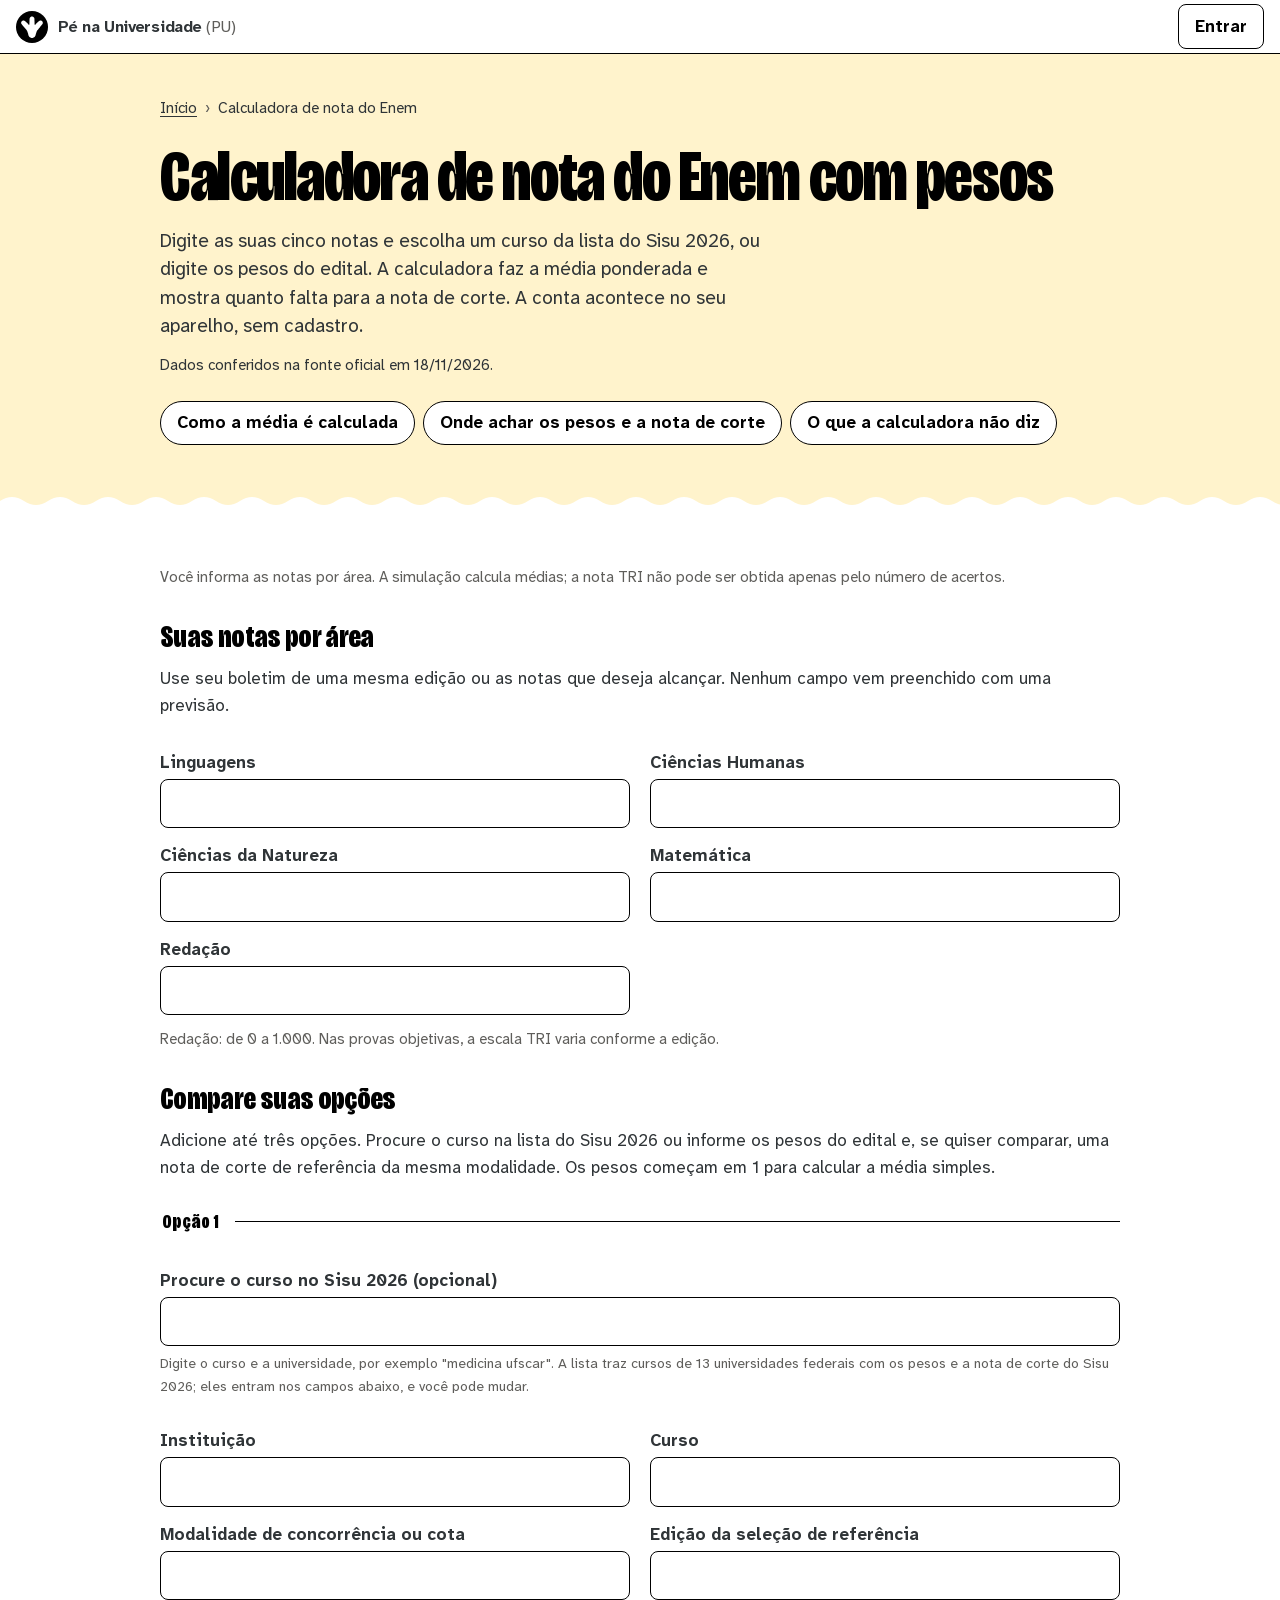
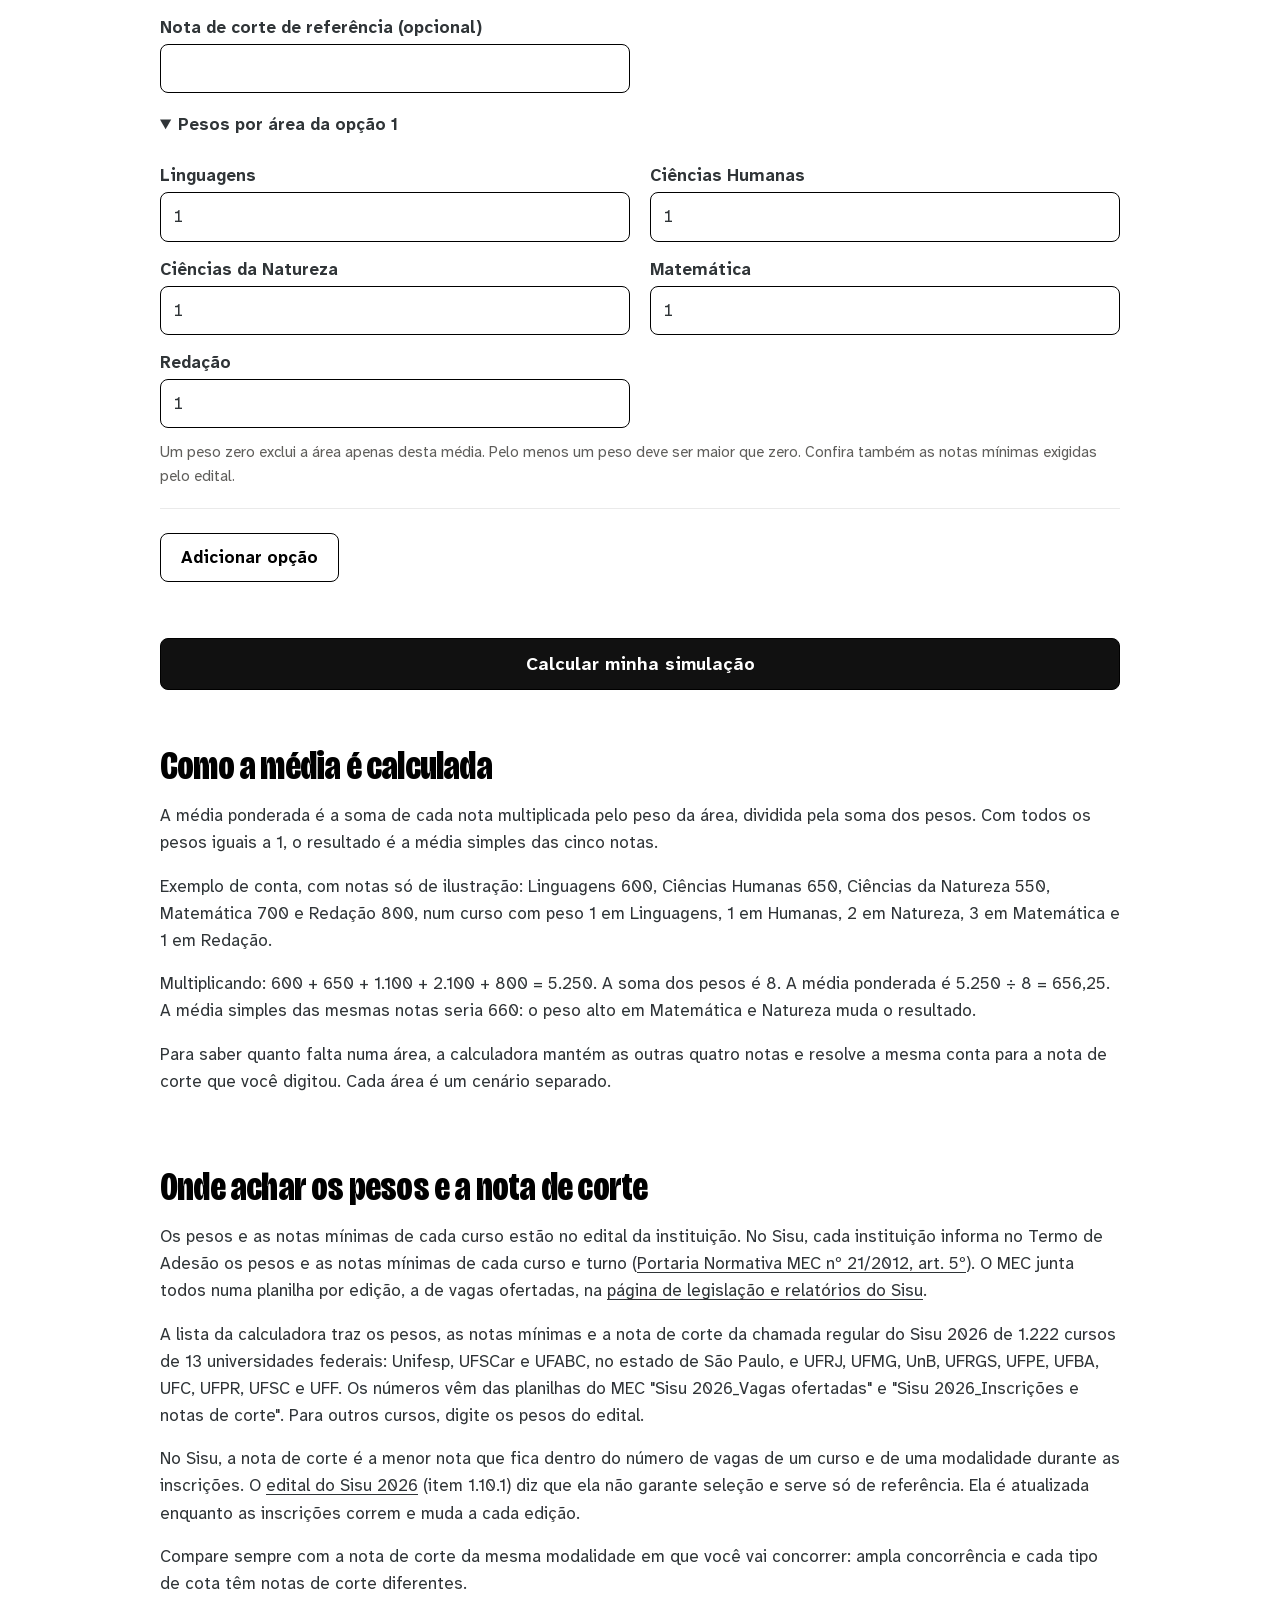
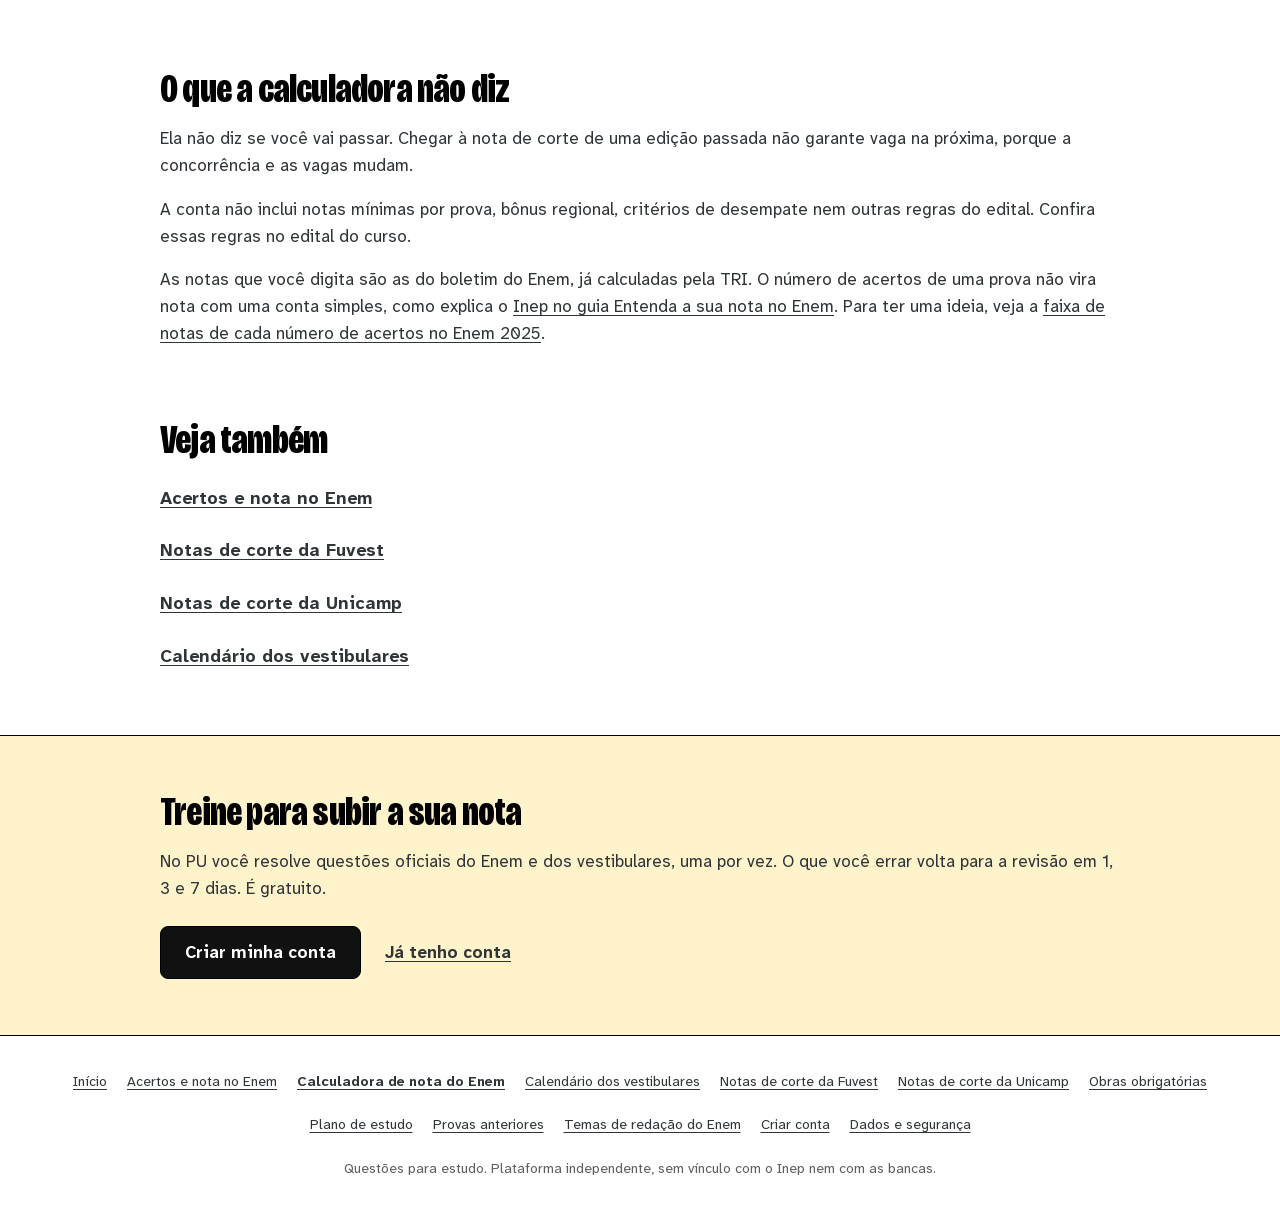
<file: calculadora-nota-enem/index.html>
<!doctype html>
<html lang="pt-BR">
<head>
<meta charset="utf-8">
<meta http-equiv="Content-Security-Policy" content="default-src 'self'; script-src 'self'; style-src 'self'; img-src 'self' data:; font-src 'self'; connect-src 'none'; object-src 'none'; base-uri 'none'; form-action 'none'">
<meta name="viewport" content="width=device-width, initial-scale=1, viewport-fit=cover">
<meta name="theme-color" content="#FFFFFF">
<title>Calculadora de nota do Enem com pesos do curso (Sisu)</title>
<meta name="description" content="Digite as notas do Enem e escolha o curso: pesos e nota de corte do Sisu 2026 já preenchidos, com a fonte do MEC. Veja a média ponderada e quanto falta. Sem cadastro e de graça.">
<link rel="canonical" href="https://pu.gingamidia.com/calculadora-nota-enem/">
<meta property="og:type" content="website">
<meta property="og:locale" content="pt_BR">
<meta property="og:site_name" content="Pé na Universidade (PU)">
<meta property="og:title" content="Calculadora de nota do Enem com pesos do curso (Sisu)">
<meta property="og:description" content="Digite as notas do Enem e escolha o curso: pesos e nota de corte do Sisu 2026 já preenchidos, com a fonte do MEC. Veja a média ponderada e quanto falta. Sem cadastro e de graça.">
<meta property="og:url" content="https://pu.gingamidia.com/calculadora-nota-enem/">
<meta property="og:image" content="https://pu.gingamidia.com/icones/pu-compartilhamento.png">
<meta property="og:image:type" content="image/png">
<meta property="og:image:width" content="1200">
<meta property="og:image:height" content="630">
<meta property="og:image:alt" content="Pinguim de chapéu pesca um livro num barco, ao lado do texto: Estude para o vestibular uma questão por vez. É gratuito.">
<meta name="twitter:card" content="summary_large_image">
<meta name="twitter:image:alt" content="Pinguim de chapéu pesca um livro num barco, ao lado do texto: Estude para o vestibular uma questão por vez. É gratuito.">
<link rel="icon" href="/icones/pu-32.png" sizes="32x32" type="image/png">
<link rel="icon" href="/icones/pu-16.png" sizes="16x16" type="image/png">
<link rel="apple-touch-icon" href="/icones/pu-180.png">
<link rel="manifest" href="/manifest.webmanifest">
<link rel="stylesheet" href="/paginas/estilo.css?v=1290c3ebf1">
<script src="/app/public/simulador.js?v=b51aded9ed" defer></script>
<script src="/paginas/calculadora.js?v=a326f2f9a3" defer></script>
<script type="application/ld+json">{"@context":"https://schema.org","@graph":[{"@type":"Organization","@id":"https://pu.gingamidia.com/#organizacao","name":"Pé na Universidade (PU)","alternateName":"PU","url":"https://pu.gingamidia.com/","logo":"https://pu.gingamidia.com/icones/pu-512.png"},{"@type":"WebSite","@id":"https://pu.gingamidia.com/#site","name":"Pé na Universidade (PU)","url":"https://pu.gingamidia.com/","inLanguage":"pt-BR","publisher":{"@id":"https://pu.gingamidia.com/#organizacao"}},{"@type":"BreadcrumbList","itemListElement":[{"@type":"ListItem","position":1,"name":"Início","item":"https://pu.gingamidia.com/"},{"@type":"ListItem","position":2,"name":"Calculadora de nota do Enem","item":"https://pu.gingamidia.com/calculadora-nota-enem/"}]}]}</script>
</head>
<body data-tom="sol">
<a class="pular" href="#principal">Pular para o conteúdo</a>
<header class="topo"><a class="marca" href="/"><img src="/icones/pu.svg" width="32" height="32" alt=""><strong>Pé na Universidade <span>(PU)</span></strong></a><a class="entrar-topo" href="/#entrar">Entrar</a></header>
<main id="principal" tabindex="-1">
<div class="faixa faixa-topo"><div class="miolo">
<nav class="migalhas" aria-label="Você está em"><ol><li><a href="/">Início</a></li><li aria-current="page">Calculadora de nota do Enem</li></ol></nav>
<h1>Calculadora de nota do Enem com pesos</h1>
<p class="apoio">Digite as suas cinco notas e escolha um curso da lista do Sisu 2026, ou digite os pesos do edital. A calculadora faz a média ponderada e mostra quanto falta para a nota de corte. A conta acontece no seu aparelho, sem cadastro.</p>
<p class="conferencia" data-conferencia="2026-11-18">Dados conferidos na fonte oficial em <time datetime="2026-11-18">18/11/2026</time>.</p>
<nav class="sumario" aria-label="Nesta página"><ul><li><a href="#como-calcula">Como a média é calculada</a></li><li><a href="#pesos-e-corte">Onde achar os pesos e a nota de corte</a></li><li><a href="#limites">O que a calculadora não diz</a></li></ul></nav>
</div></div>
<div class="onda" aria-hidden="true"></div>
<div class="faixa"><section class="miolo bloco calculadora" id="calculadora" aria-label="Calculadora de média">
<div data-calculadora>
<div class="sem-script">
<p>A calculadora precisa do JavaScript ligado no navegador. Sem ele, dá para fazer a mesma conta à mão: multiplique cada nota pelo peso da área, some os cinco resultados e divida pela soma dos pesos. O passo a passo está logo abaixo.</p>
</div>
</div>
</section></div>
<div class="faixa"><section class="miolo bloco" id="como-calcula" aria-labelledby="t-como-calcula">
<h2 id="t-como-calcula">Como a média é calculada</h2>
<p>A média ponderada é a soma de cada nota multiplicada pelo peso da área, dividida pela soma dos pesos. Com todos os pesos iguais a 1, o resultado é a média simples das cinco notas.</p>
<p>Exemplo de conta, com notas só de ilustração: Linguagens 600, Ciências Humanas 650, Ciências da Natureza 550, Matemática 700 e Redação 800, num curso com peso 1 em Linguagens, 1 em Humanas, 2 em Natureza, 3 em Matemática e 1 em Redação.</p>
<p>Multiplicando: 600 + 650 + 1.100 + 2.100 + 800 = 5.250. A soma dos pesos é 8. A média ponderada é 5.250 ÷ 8 = 656,25. A média simples das mesmas notas seria 660: o peso alto em Matemática e Natureza muda o resultado.</p>
<p>Para saber quanto falta numa área, a calculadora mantém as outras quatro notas e resolve a mesma conta para a nota de corte que você digitou. Cada área é um cenário separado.</p>
</section></div>
<div class="faixa"><section class="miolo bloco" id="pesos-e-corte" aria-labelledby="t-pesos-e-corte">
<h2 id="t-pesos-e-corte">Onde achar os pesos e a nota de corte</h2>
<p>Os pesos e as notas mínimas de cada curso estão no edital da instituição. No Sisu, cada instituição informa no Termo de Adesão os pesos e as notas mínimas de cada curso e turno (<a href="https://sisu.mec.gov.br/static/pdf/Portaria%2021.12,%20com%20altera%C3%A7%C3%B5es%20da%20PN%20704.25.pdf">Portaria Normativa MEC nº 21/2012, art. 5º</a>). O MEC junta todos numa planilha por edição, a de vagas ofertadas, na <a href="https://sisu.mec.gov.br/#/legislacao">página de legislação e relatórios do Sisu</a>.</p>
<p>A lista da calculadora traz os pesos, as notas mínimas e a nota de corte da chamada regular do Sisu 2026 de 1.222 cursos de 13 universidades federais: Unifesp, UFSCar e UFABC, no estado de São Paulo, e UFRJ, UFMG, UnB, UFRGS, UFPE, UFBA, UFC, UFPR, UFSC e UFF. Os números vêm das planilhas do MEC &quot;Sisu 2026_Vagas ofertadas&quot; e &quot;Sisu 2026_Inscrições e notas de corte&quot;. Para outros cursos, digite os pesos do edital.</p>
<p>No Sisu, a nota de corte é a menor nota que fica dentro do número de vagas de um curso e de uma modalidade durante as inscrições. O <a href="https://sisu.mec.gov.br/static/pdf/SEI_6417071_Edital_29.pdf">edital do Sisu 2026</a> (item 1.10.1) diz que ela não garante seleção e serve só de referência. Ela é atualizada enquanto as inscrições correm e muda a cada edição.</p>
<p>Compare sempre com a nota de corte da mesma modalidade em que você vai concorrer: ampla concorrência e cada tipo de cota têm notas de corte diferentes.</p>
</section></div>
<div class="faixa"><section class="miolo bloco" id="limites" aria-labelledby="t-limites">
<h2 id="t-limites">O que a calculadora não diz</h2>
<p>Ela não diz se você vai passar. Chegar à nota de corte de uma edição passada não garante vaga na próxima, porque a concorrência e as vagas mudam.</p>
<p>A conta não inclui notas mínimas por prova, bônus regional, critérios de desempate nem outras regras do edital. Confira essas regras no edital do curso.</p>
<p>As notas que você digita são as do boletim do Enem, já calculadas pela TRI. O número de acertos de uma prova não vira nota com uma conta simples, como explica o <a href="https://www.gov.br/inep/pt-br/centrais-de-conteudo/acervo-linha-editorial/publicacoes-institucionais/avaliacoes-e-exames-da-educacao-basica/entenda-a-sua-nota-no-enem-guia-do-participante">Inep no guia Entenda a sua nota no Enem</a>. Para ter uma ideia, veja a <a href="/acertos-e-nota-enem/">faixa de notas de cada número de acertos no Enem 2025</a>.</p>
</section></div>
<div class="faixa"><nav class="miolo bloco relacionadas" aria-labelledby="t-relacionadas">
<h2 id="t-relacionadas">Veja também</h2>
<ul class="lista-links"><li><a href="/acertos-e-nota-enem/">Acertos e nota no Enem</a></li><li><a href="/notas-de-corte/fuvest/">Notas de corte da Fuvest</a></li><li><a href="/notas-de-corte/unicamp/">Notas de corte da Unicamp</a></li><li><a href="/calendario-vestibulares/">Calendário dos vestibulares</a></li></ul>
</nav></div><div class="faixa faixa-chamada"><section class="miolo chamada" aria-labelledby="t-chamada">
<h2 id="t-chamada">Treine para subir a sua nota</h2>
<p>No PU você resolve questões oficiais do Enem e dos vestibulares, uma por vez. O que você errar volta para a revisão em 1, 3 e 7 dias. É gratuito.</p>
<p class="acoes"><a class="botao" href="/criar-conta/">Criar minha conta</a> <a class="entrar" href="/#entrar">Já tenho conta</a></p>
</section></div>
</main>
<footer><nav aria-label="Páginas do PU"><ul><li><a href="/">Início</a></li><li><a href="/acertos-e-nota-enem/">Acertos e nota no Enem</a></li><li><a href="/calculadora-nota-enem/" aria-current="page">Calculadora de nota do Enem</a></li><li><a href="/calendario-vestibulares/">Calendário dos vestibulares</a></li><li><a href="/notas-de-corte/fuvest/">Notas de corte da Fuvest</a></li><li><a href="/notas-de-corte/unicamp/">Notas de corte da Unicamp</a></li><li><a href="/obras-obrigatorias/">Obras obrigatórias</a></li><li><a href="/plano-de-estudo/">Plano de estudo</a></li><li><a href="/provas-anteriores/">Provas anteriores</a></li><li><a href="/temas-de-redacao-enem/">Temas de redação do Enem</a></li><li><a href="/criar-conta/">Criar conta</a></li><li><a href="/#privacidade">Dados e segurança</a></li></ul></nav>
<p>Questões para estudo. Plataforma independente, sem vínculo com o Inep nem com as bancas.</p></footer>
</body>
</html>
</file>
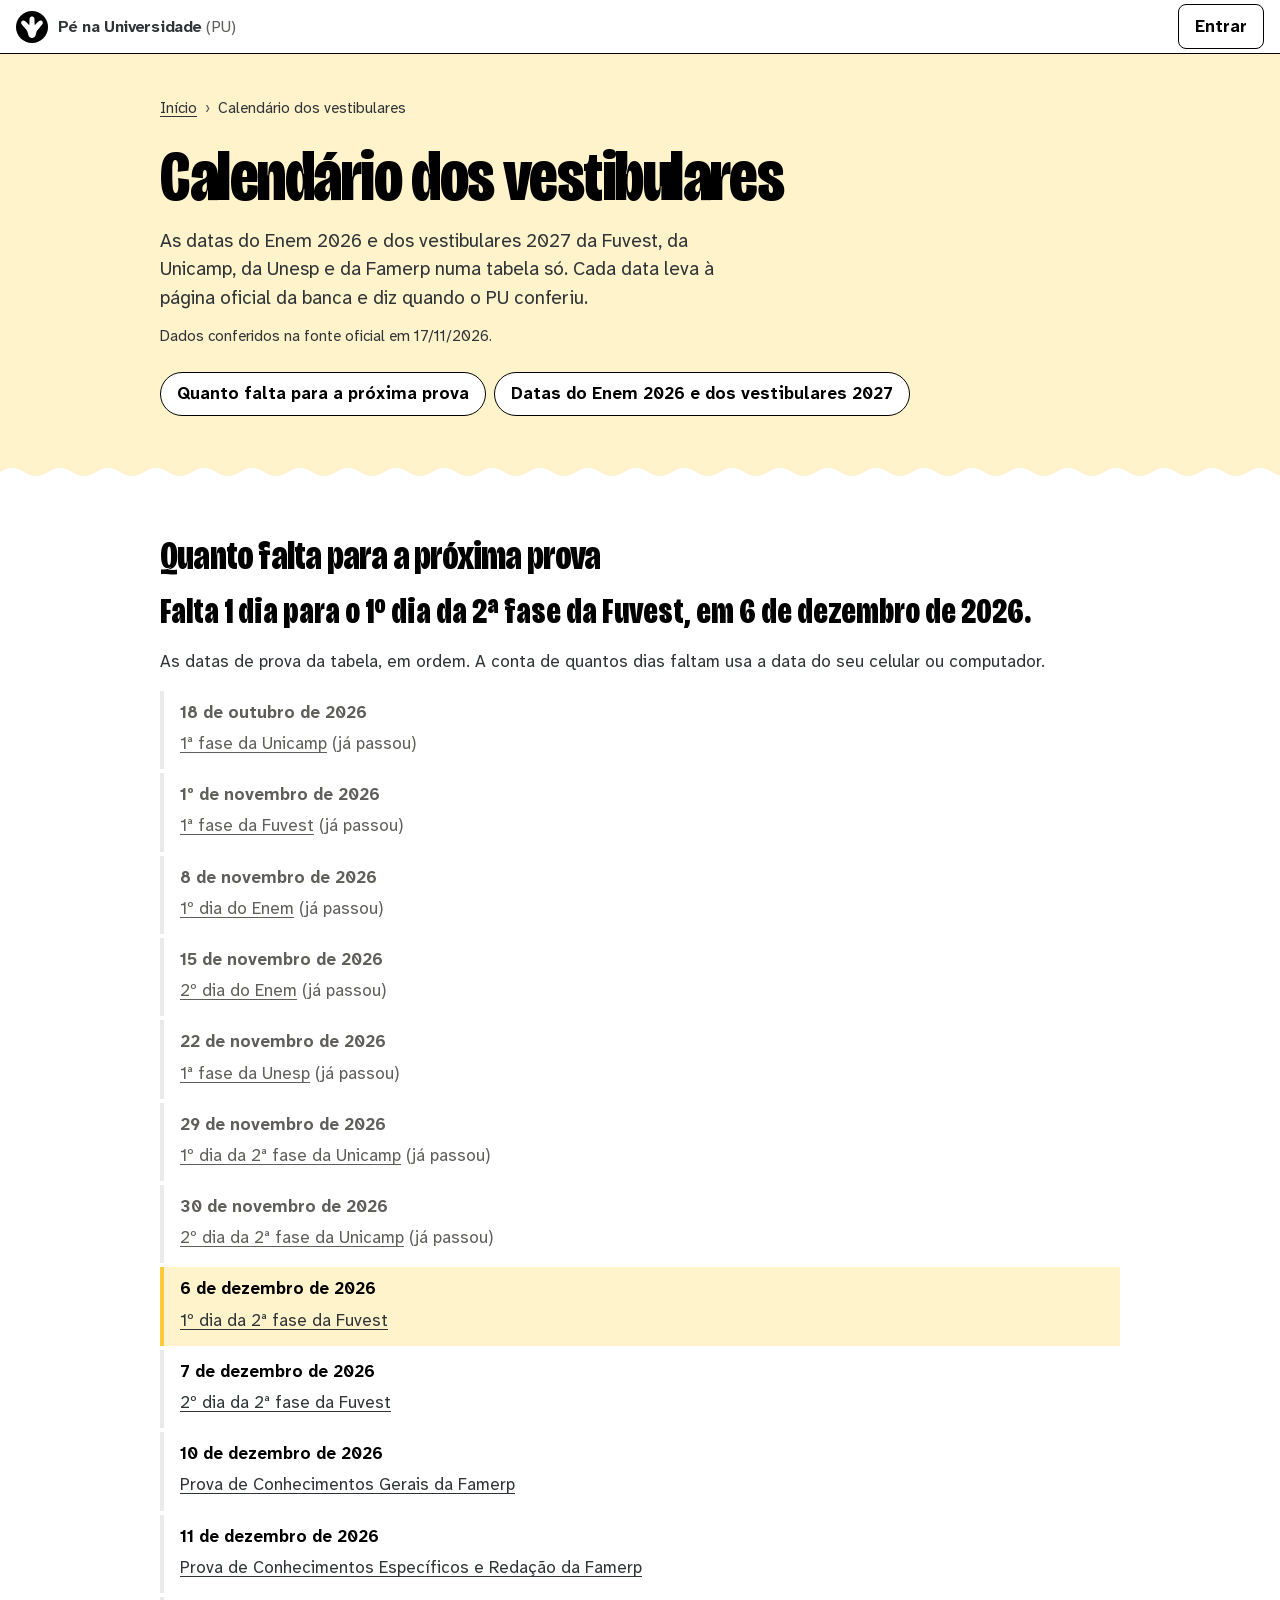
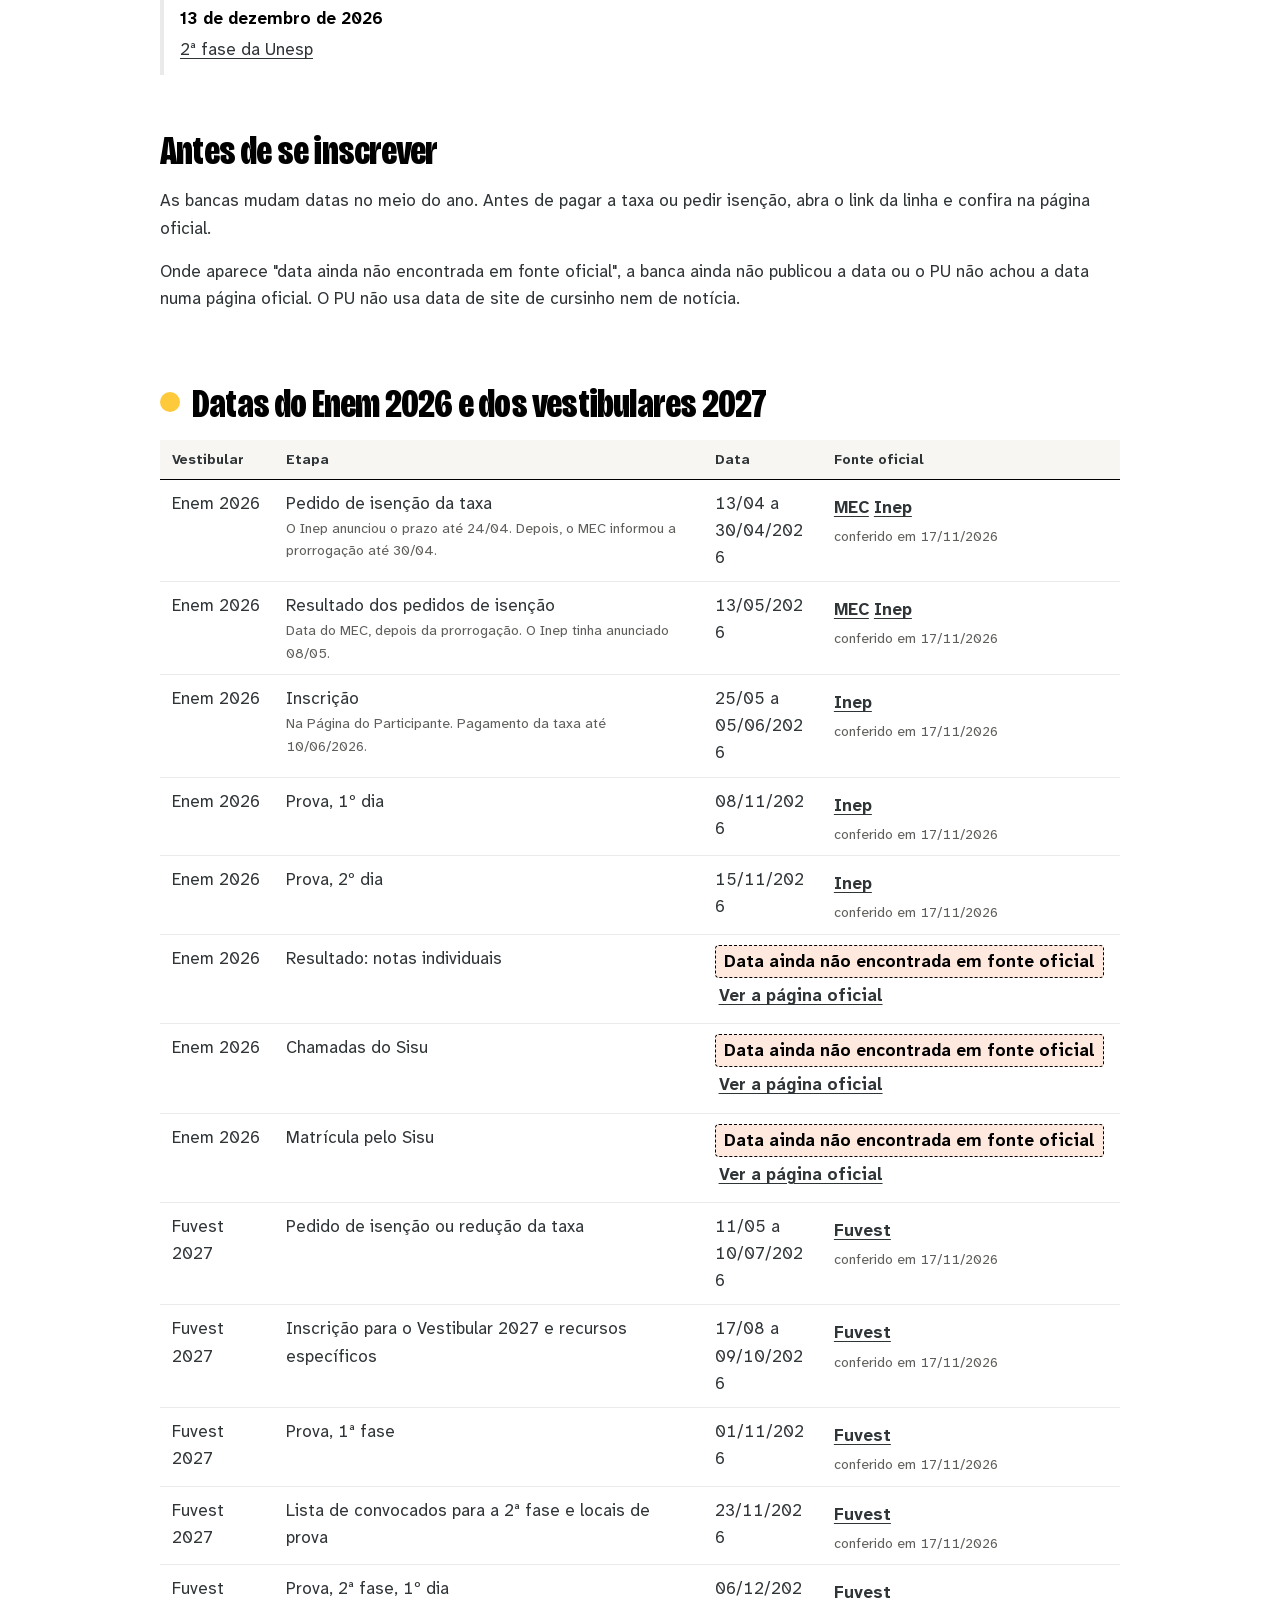
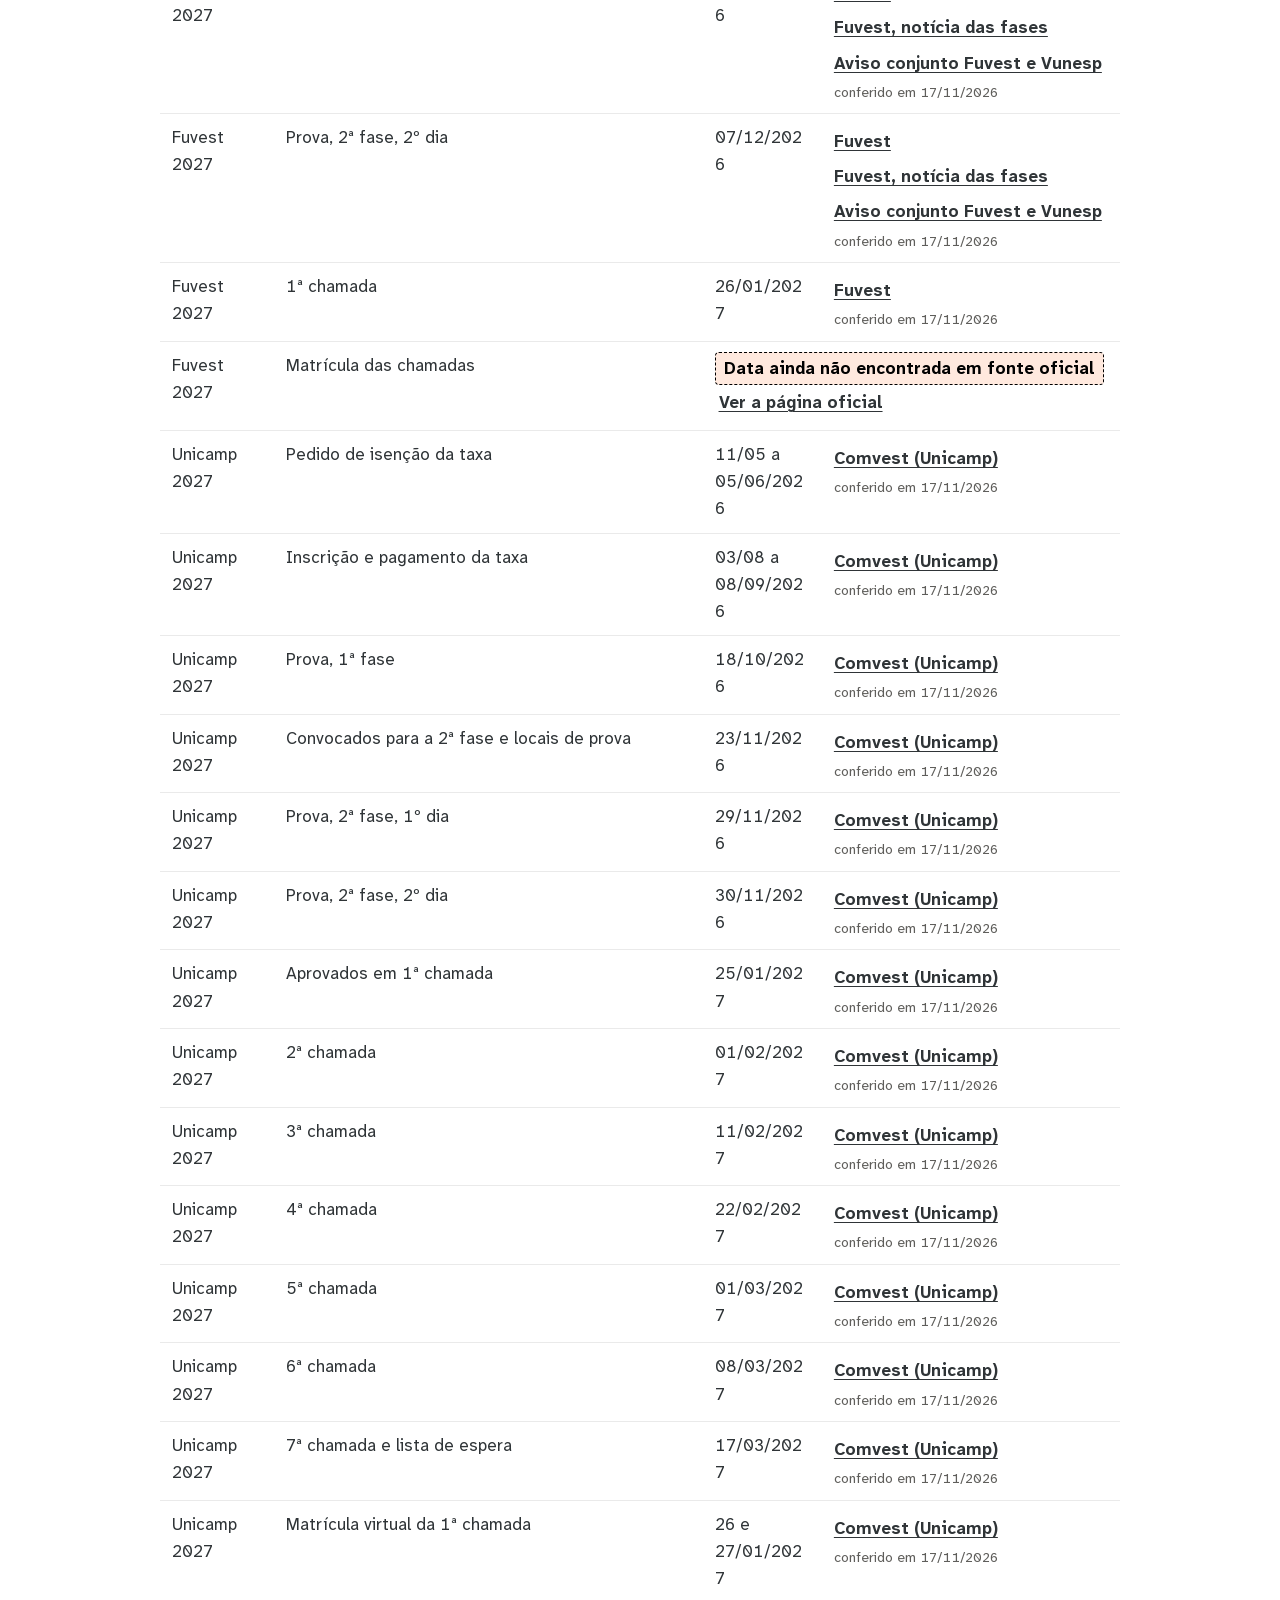
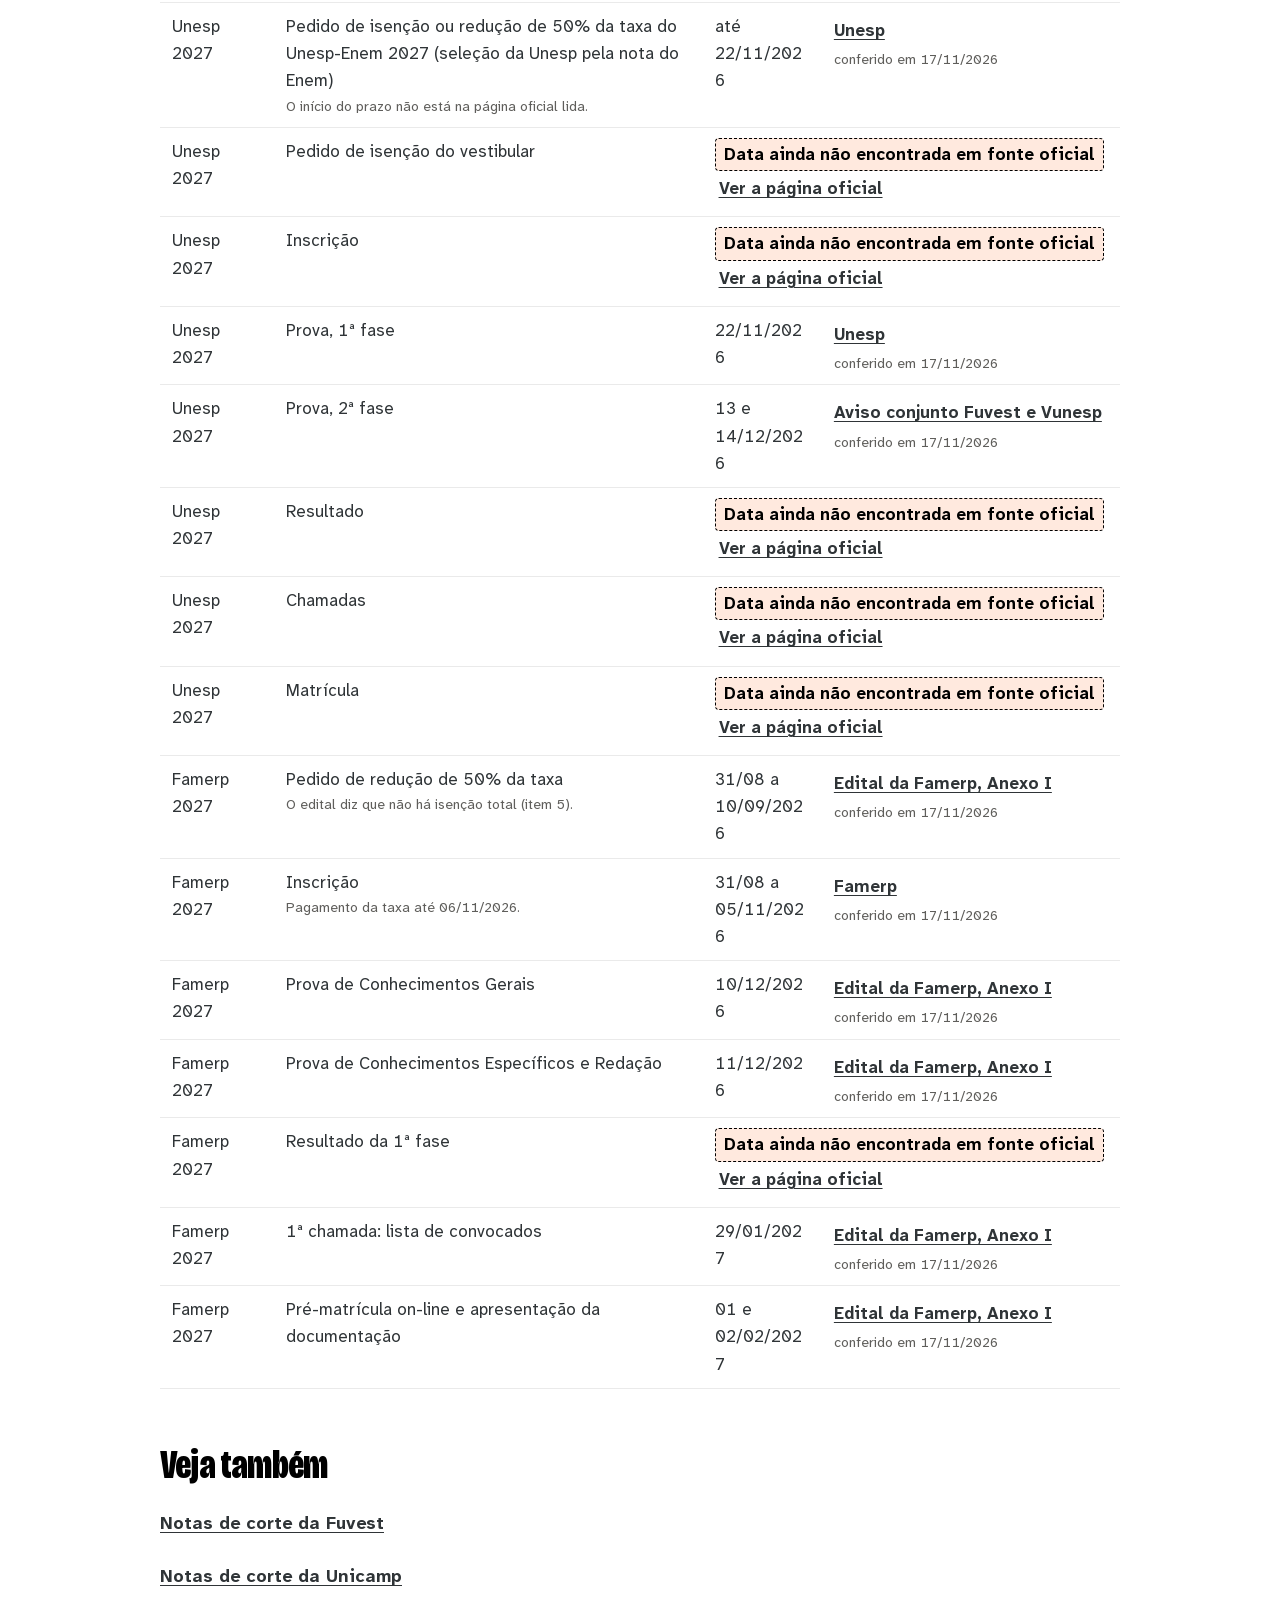
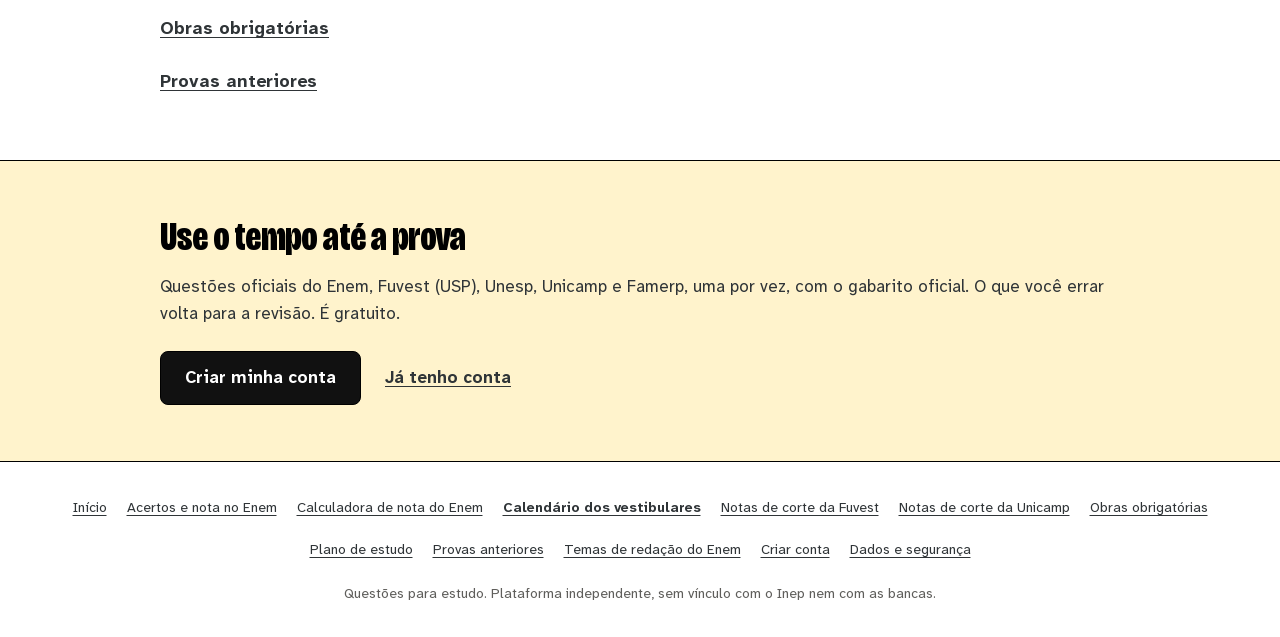
<file: calendario-vestibulares/index.html>
<!doctype html>
<html lang="pt-BR">
<head>
<meta charset="utf-8">
<meta http-equiv="Content-Security-Policy" content="default-src 'self'; script-src 'self'; style-src 'self'; img-src 'self' data:; font-src 'self'; connect-src 'none'; object-src 'none'; base-uri 'none'; form-action 'none'">
<meta name="viewport" content="width=device-width, initial-scale=1, viewport-fit=cover">
<meta name="theme-color" content="#FFFFFF">
<title>Calendário dos vestibulares 2027: Enem, Fuvest, Unicamp, Unesp e Famerp</title>
<meta name="description" content="Inscrição, isenção, provas, resultado e chamadas do Enem 2026 e dos vestibulares 2027 da Fuvest, Unicamp, Unesp e Famerp, com o link oficial de cada data.">
<link rel="canonical" href="https://pu.gingamidia.com/calendario-vestibulares/">
<meta property="og:type" content="website">
<meta property="og:locale" content="pt_BR">
<meta property="og:site_name" content="Pé na Universidade (PU)">
<meta property="og:title" content="Calendário dos vestibulares 2027: Enem, Fuvest, Unicamp, Unesp e Famerp">
<meta property="og:description" content="Inscrição, isenção, provas, resultado e chamadas do Enem 2026 e dos vestibulares 2027 da Fuvest, Unicamp, Unesp e Famerp, com o link oficial de cada data.">
<meta property="og:url" content="https://pu.gingamidia.com/calendario-vestibulares/">
<meta property="og:image" content="https://pu.gingamidia.com/icones/pu-compartilhamento.png">
<meta property="og:image:type" content="image/png">
<meta property="og:image:width" content="1200">
<meta property="og:image:height" content="630">
<meta property="og:image:alt" content="Pinguim de chapéu pesca um livro num barco, ao lado do texto: Estude para o vestibular uma questão por vez. É gratuito.">
<meta name="twitter:card" content="summary_large_image">
<meta name="twitter:image:alt" content="Pinguim de chapéu pesca um livro num barco, ao lado do texto: Estude para o vestibular uma questão por vez. É gratuito.">
<link rel="icon" href="/icones/pu-32.png" sizes="32x32" type="image/png">
<link rel="icon" href="/icones/pu-16.png" sizes="16x16" type="image/png">
<link rel="apple-touch-icon" href="/icones/pu-180.png">
<link rel="manifest" href="/manifest.webmanifest">
<link rel="stylesheet" href="/paginas/estilo.css?v=1290c3ebf1">
<script src="/paginas/calendario.js?v=cde7274970" defer></script>
<script type="application/ld+json">{"@context":"https://schema.org","@graph":[{"@type":"Organization","@id":"https://pu.gingamidia.com/#organizacao","name":"Pé na Universidade (PU)","alternateName":"PU","url":"https://pu.gingamidia.com/","logo":"https://pu.gingamidia.com/icones/pu-512.png"},{"@type":"WebSite","@id":"https://pu.gingamidia.com/#site","name":"Pé na Universidade (PU)","url":"https://pu.gingamidia.com/","inLanguage":"pt-BR","publisher":{"@id":"https://pu.gingamidia.com/#organizacao"}},{"@type":"BreadcrumbList","itemListElement":[{"@type":"ListItem","position":1,"name":"Início","item":"https://pu.gingamidia.com/"},{"@type":"ListItem","position":2,"name":"Calendário dos vestibulares","item":"https://pu.gingamidia.com/calendario-vestibulares/"}]}]}</script>
</head>
<body data-tom="sol">
<a class="pular" href="#principal">Pular para o conteúdo</a>
<header class="topo"><a class="marca" href="/"><img src="/icones/pu.svg" width="32" height="32" alt=""><strong>Pé na Universidade <span>(PU)</span></strong></a><a class="entrar-topo" href="/#entrar">Entrar</a></header>
<main id="principal" tabindex="-1">
<div class="faixa faixa-topo"><div class="miolo">
<nav class="migalhas" aria-label="Você está em"><ol><li><a href="/">Início</a></li><li aria-current="page">Calendário dos vestibulares</li></ol></nav>
<h1>Calendário dos vestibulares</h1>
<p class="apoio">As datas do Enem 2026 e dos vestibulares 2027 da Fuvest, da Unicamp, da Unesp e da Famerp numa tabela só. Cada data leva à página oficial da banca e diz quando o PU conferiu.</p>
<p class="conferencia" data-conferencia="2026-11-17">Dados conferidos na fonte oficial em <time datetime="2026-11-17">17/11/2026</time>.</p>
<nav class="sumario" aria-label="Nesta página"><ul><li><a href="#contagem">Quanto falta para a próxima prova</a></li><li><a href="#calendario">Datas do Enem 2026 e dos vestibulares 2027</a></li></ul></nav>
</div></div>
<div class="onda" aria-hidden="true"></div>
<div class="faixa"><section class="miolo bloco contagem" id="contagem" aria-labelledby="t-contagem">
<h2 id="t-contagem">Quanto falta para a próxima prova</h2>
<p class="contagem-saida" data-contagem-saida aria-live="polite"></p>
<p>As datas de prova da tabela, em ordem. A conta de quantos dias faltam usa a data do seu celular ou computador.</p>
<ol class="datas-de-prova"><li data-data="2026-10-18" data-artigo="a"><time datetime="2026-10-18">18 de outubro de 2026</time> <a href="#unicamp-3">1ª fase da Unicamp</a></li><li data-data="2026-11-01" data-artigo="a"><time datetime="2026-11-01">1º de novembro de 2026</time> <a href="#fuvest-3">1ª fase da Fuvest</a></li><li data-data="2026-11-08" data-artigo="o"><time datetime="2026-11-08">8 de novembro de 2026</time> <a href="#enem-4">1º dia do Enem</a></li><li data-data="2026-11-15" data-artigo="o"><time datetime="2026-11-15">15 de novembro de 2026</time> <a href="#enem-5">2º dia do Enem</a></li><li data-data="2026-11-22" data-artigo="a"><time datetime="2026-11-22">22 de novembro de 2026</time> <a href="#unesp-4">1ª fase da Unesp</a></li><li data-data="2026-11-29" data-artigo="o"><time datetime="2026-11-29">29 de novembro de 2026</time> <a href="#unicamp-5">1º dia da 2ª fase da Unicamp</a></li><li data-data="2026-11-30" data-artigo="o"><time datetime="2026-11-30">30 de novembro de 2026</time> <a href="#unicamp-6">2º dia da 2ª fase da Unicamp</a></li><li data-data="2026-12-06" data-artigo="o"><time datetime="2026-12-06">6 de dezembro de 2026</time> <a href="#fuvest-5">1º dia da 2ª fase da Fuvest</a></li><li data-data="2026-12-07" data-artigo="o"><time datetime="2026-12-07">7 de dezembro de 2026</time> <a href="#fuvest-6">2º dia da 2ª fase da Fuvest</a></li><li data-data="2026-12-10" data-artigo="a"><time datetime="2026-12-10">10 de dezembro de 2026</time> <a href="#famerp-3">Prova de Conhecimentos Gerais da Famerp</a></li><li data-data="2026-12-11" data-artigo="a"><time datetime="2026-12-11">11 de dezembro de 2026</time> <a href="#famerp-4">Prova de Conhecimentos Específicos e Redação da Famerp</a></li><li data-data="2026-12-13" data-artigo="a"><time datetime="2026-12-13">13 de dezembro de 2026</time> <a href="#unesp-5">2ª fase da Unesp</a></li></ol>
</section></div>
<div class="faixa"><section class="miolo bloco" aria-labelledby="t-antes-de-se-inscrever">
<h2 id="t-antes-de-se-inscrever">Antes de se inscrever</h2>
<p>As bancas mudam datas no meio do ano. Antes de pagar a taxa ou pedir isenção, abra o link da linha e confira na página oficial.</p>
<p>Onde aparece &quot;data ainda não encontrada em fonte oficial&quot;, a banca ainda não publicou a data ou o PU não achou a data numa página oficial. O PU não usa data de site de cursinho nem de notícia.</p>
</section></div>
<div class="faixa"><section class="miolo bloco dados" id="calendario" aria-labelledby="t-calendario">
<h2 id="t-calendario">Datas do Enem 2026 e dos vestibulares 2027</h2>
<table class="rotulada"><thead><tr><th scope="col">Vestibular</th><th scope="col">Etapa</th><th scope="col">Data</th><th scope="col">Fonte oficial</th></tr></thead><tbody>
<tr data-dado data-fonte="https://www.gov.br/mec/pt-br/assuntos/noticias/2026/abril/enem-2026-prazo-para-isencao-da-taxa-e-estendido-ate-30-4" data-conferido="2026-11-17" id="enem-1"><td data-rotulo="Vestibular">Enem 2026</td><td data-rotulo="Etapa">Pedido de isenção da taxa <small>O Inep anunciou o prazo até 24/04. Depois, o MEC informou a prorrogação até 30/04.</small></td><td data-rotulo="Data">13/04 a 30/04/2026</td><td data-rotulo="Fonte oficial"><a href="https://www.gov.br/mec/pt-br/assuntos/noticias/2026/abril/enem-2026-prazo-para-isencao-da-taxa-e-estendido-ate-30-4">MEC</a> <a href="https://www.gov.br/inep/pt-br/centrais-de-conteudo/noticias/enem/comeca-prazo-para-solicitar-isencao-da-taxa-de-inscricao-do-enem-2026">Inep</a> <small>conferido em 17/11/2026</small></td></tr>
<tr data-dado data-fonte="https://www.gov.br/mec/pt-br/assuntos/noticias/2026/abril/enem-2026-prazo-para-isencao-da-taxa-e-estendido-ate-30-4" data-conferido="2026-11-17" id="enem-2"><td data-rotulo="Vestibular">Enem 2026</td><td data-rotulo="Etapa">Resultado dos pedidos de isenção <small>Data do MEC, depois da prorrogação. O Inep tinha anunciado 08/05.</small></td><td data-rotulo="Data">13/05/2026</td><td data-rotulo="Fonte oficial"><a href="https://www.gov.br/mec/pt-br/assuntos/noticias/2026/abril/enem-2026-prazo-para-isencao-da-taxa-e-estendido-ate-30-4">MEC</a> <a href="https://www.gov.br/inep/pt-br/centrais-de-conteudo/noticias/enem/comeca-prazo-para-solicitar-isencao-da-taxa-de-inscricao-do-enem-2026">Inep</a> <small>conferido em 17/11/2026</small></td></tr>
<tr data-dado data-fonte="https://www.gov.br/inep/pt-br/centrais-de-conteudo/noticias/enem/inscricoes-para-o-enem-2026-estao-abertas" data-conferido="2026-11-17" id="enem-3"><td data-rotulo="Vestibular">Enem 2026</td><td data-rotulo="Etapa">Inscrição <small>Na Página do Participante. Pagamento da taxa até 10/06/2026.</small></td><td data-rotulo="Data">25/05 a 05/06/2026</td><td data-rotulo="Fonte oficial"><a href="https://www.gov.br/inep/pt-br/centrais-de-conteudo/noticias/enem/inscricoes-para-o-enem-2026-estao-abertas">Inep</a> <small>conferido em 17/11/2026</small></td></tr>
<tr data-dado data-fonte="https://www.gov.br/inep/pt-br/centrais-de-conteudo/noticias/enem/inscricoes-para-o-enem-2026-estao-abertas" data-conferido="2026-11-17" id="enem-4"><td data-rotulo="Vestibular">Enem 2026</td><td data-rotulo="Etapa">Prova, 1º dia</td><td data-rotulo="Data">08/11/2026</td><td data-rotulo="Fonte oficial"><a href="https://www.gov.br/inep/pt-br/centrais-de-conteudo/noticias/enem/inscricoes-para-o-enem-2026-estao-abertas">Inep</a> <small>conferido em 17/11/2026</small></td></tr>
<tr data-dado data-fonte="https://www.gov.br/inep/pt-br/centrais-de-conteudo/noticias/enem/inscricoes-para-o-enem-2026-estao-abertas" data-conferido="2026-11-17" id="enem-5"><td data-rotulo="Vestibular">Enem 2026</td><td data-rotulo="Etapa">Prova, 2º dia</td><td data-rotulo="Data">15/11/2026</td><td data-rotulo="Fonte oficial"><a href="https://www.gov.br/inep/pt-br/centrais-de-conteudo/noticias/enem/inscricoes-para-o-enem-2026-estao-abertas">Inep</a> <small>conferido em 17/11/2026</small></td></tr>
<tr data-aviso id="enem-6"><td data-rotulo="Vestibular">Enem 2026</td><td data-rotulo="Etapa">Resultado: notas individuais</td><td class="sem-dado" colspan="2" data-rotulo="Data"><strong class="aviso-dado">Data ainda não encontrada em fonte oficial</strong> <a href="https://www.gov.br/inep/pt-br/areas-de-atuacao/avaliacao-e-exames-educacionais/enem">Ver a página oficial</a></td></tr>
<tr data-aviso id="enem-7"><td data-rotulo="Vestibular">Enem 2026</td><td data-rotulo="Etapa">Chamadas do Sisu</td><td class="sem-dado" colspan="2" data-rotulo="Data"><strong class="aviso-dado">Data ainda não encontrada em fonte oficial</strong> <a href="https://www.gov.br/inep/pt-br/areas-de-atuacao/avaliacao-e-exames-educacionais/enem">Ver a página oficial</a></td></tr>
<tr data-aviso id="enem-8"><td data-rotulo="Vestibular">Enem 2026</td><td data-rotulo="Etapa">Matrícula pelo Sisu</td><td class="sem-dado" colspan="2" data-rotulo="Data"><strong class="aviso-dado">Data ainda não encontrada em fonte oficial</strong> <a href="https://www.gov.br/inep/pt-br/areas-de-atuacao/avaliacao-e-exames-educacionais/enem">Ver a página oficial</a></td></tr>
<tr data-dado data-fonte="https://www.fuvest.br/fuvest-2027-fuvest-divulga-cronograma-completo-do-vestibular-2027/" data-conferido="2026-11-17" id="fuvest-1"><td data-rotulo="Vestibular">Fuvest 2027</td><td data-rotulo="Etapa">Pedido de isenção ou redução da taxa</td><td data-rotulo="Data">11/05 a 10/07/2026</td><td data-rotulo="Fonte oficial"><a href="https://www.fuvest.br/fuvest-2027-fuvest-divulga-cronograma-completo-do-vestibular-2027/">Fuvest</a> <small>conferido em 17/11/2026</small></td></tr>
<tr data-dado data-fonte="https://www.fuvest.br/fuvest-2027-fuvest-divulga-cronograma-completo-do-vestibular-2027/" data-conferido="2026-11-17" id="fuvest-2"><td data-rotulo="Vestibular">Fuvest 2027</td><td data-rotulo="Etapa">Inscrição para o Vestibular 2027 e recursos específicos</td><td data-rotulo="Data">17/08 a 09/10/2026</td><td data-rotulo="Fonte oficial"><a href="https://www.fuvest.br/fuvest-2027-fuvest-divulga-cronograma-completo-do-vestibular-2027/">Fuvest</a> <small>conferido em 17/11/2026</small></td></tr>
<tr data-dado data-fonte="https://www.fuvest.br/fuvest-2027-fuvest-divulga-cronograma-completo-do-vestibular-2027/" data-conferido="2026-11-17" id="fuvest-3"><td data-rotulo="Vestibular">Fuvest 2027</td><td data-rotulo="Etapa">Prova, 1ª fase</td><td data-rotulo="Data">01/11/2026</td><td data-rotulo="Fonte oficial"><a href="https://www.fuvest.br/fuvest-2027-fuvest-divulga-cronograma-completo-do-vestibular-2027/">Fuvest</a> <small>conferido em 17/11/2026</small></td></tr>
<tr data-dado data-fonte="https://www.fuvest.br/fuvest-2027-fuvest-divulga-cronograma-completo-do-vestibular-2027/" data-conferido="2026-11-17" id="fuvest-4"><td data-rotulo="Vestibular">Fuvest 2027</td><td data-rotulo="Etapa">Lista de convocados para a 2ª fase e locais de prova</td><td data-rotulo="Data">23/11/2026</td><td data-rotulo="Fonte oficial"><a href="https://www.fuvest.br/fuvest-2027-fuvest-divulga-cronograma-completo-do-vestibular-2027/">Fuvest</a> <small>conferido em 17/11/2026</small></td></tr>
<tr data-dado data-fonte="https://www.fuvest.br/fuvest-2027-fuvest-divulga-cronograma-completo-do-vestibular-2027/" data-conferido="2026-11-17" id="fuvest-5"><td data-rotulo="Vestibular">Fuvest 2027</td><td data-rotulo="Etapa">Prova, 2ª fase, 1º dia</td><td data-rotulo="Data">06/12/2026</td><td data-rotulo="Fonte oficial"><a href="https://www.fuvest.br/fuvest-2027-fuvest-divulga-cronograma-completo-do-vestibular-2027/">Fuvest</a> <a href="https://www.fuvest.br/fuvest-2027-fuvest-divulga-datas-da-1a-e-da-2a-fase-do-vestibular-2027/">Fuvest, notícia das fases</a> <a href="https://www.fuvest.br/?p=70747">Aviso conjunto Fuvest e Vunesp</a> <small>conferido em 17/11/2026</small></td></tr>
<tr data-dado data-fonte="https://www.fuvest.br/fuvest-2027-fuvest-divulga-cronograma-completo-do-vestibular-2027/" data-conferido="2026-11-17" id="fuvest-6"><td data-rotulo="Vestibular">Fuvest 2027</td><td data-rotulo="Etapa">Prova, 2ª fase, 2º dia</td><td data-rotulo="Data">07/12/2026</td><td data-rotulo="Fonte oficial"><a href="https://www.fuvest.br/fuvest-2027-fuvest-divulga-cronograma-completo-do-vestibular-2027/">Fuvest</a> <a href="https://www.fuvest.br/fuvest-2027-fuvest-divulga-datas-da-1a-e-da-2a-fase-do-vestibular-2027/">Fuvest, notícia das fases</a> <a href="https://www.fuvest.br/?p=70747">Aviso conjunto Fuvest e Vunesp</a> <small>conferido em 17/11/2026</small></td></tr>
<tr data-dado data-fonte="https://www.fuvest.br/fuvest-2027-fuvest-divulga-cronograma-completo-do-vestibular-2027/" data-conferido="2026-11-17" id="fuvest-7"><td data-rotulo="Vestibular">Fuvest 2027</td><td data-rotulo="Etapa">1ª chamada</td><td data-rotulo="Data">26/01/2027</td><td data-rotulo="Fonte oficial"><a href="https://www.fuvest.br/fuvest-2027-fuvest-divulga-cronograma-completo-do-vestibular-2027/">Fuvest</a> <small>conferido em 17/11/2026</small></td></tr>
<tr data-aviso id="fuvest-8"><td data-rotulo="Vestibular">Fuvest 2027</td><td data-rotulo="Etapa">Matrícula das chamadas</td><td class="sem-dado" colspan="2" data-rotulo="Data"><strong class="aviso-dado">Data ainda não encontrada em fonte oficial</strong> <a href="https://www.fuvest.br/fuvest-2027-fuvest-divulga-cronograma-completo-do-vestibular-2027/">Ver a página oficial</a></td></tr>
<tr data-dado data-fonte="https://www.comvest.unicamp.br/ingresso-2027/vestibular-2027/" data-conferido="2026-11-17" id="unicamp-1"><td data-rotulo="Vestibular">Unicamp 2027</td><td data-rotulo="Etapa">Pedido de isenção da taxa</td><td data-rotulo="Data">11/05 a 05/06/2026</td><td data-rotulo="Fonte oficial"><a href="https://www.comvest.unicamp.br/ingresso-2027/vestibular-2027/">Comvest (Unicamp)</a> <small>conferido em 17/11/2026</small></td></tr>
<tr data-dado data-fonte="https://www.comvest.unicamp.br/ingresso-2027/vestibular-2027/" data-conferido="2026-11-17" id="unicamp-2"><td data-rotulo="Vestibular">Unicamp 2027</td><td data-rotulo="Etapa">Inscrição e pagamento da taxa</td><td data-rotulo="Data">03/08 a 08/09/2026</td><td data-rotulo="Fonte oficial"><a href="https://www.comvest.unicamp.br/ingresso-2027/vestibular-2027/">Comvest (Unicamp)</a> <small>conferido em 17/11/2026</small></td></tr>
<tr data-dado data-fonte="https://www.comvest.unicamp.br/ingresso-2027/vestibular-2027/" data-conferido="2026-11-17" id="unicamp-3"><td data-rotulo="Vestibular">Unicamp 2027</td><td data-rotulo="Etapa">Prova, 1ª fase</td><td data-rotulo="Data">18/10/2026</td><td data-rotulo="Fonte oficial"><a href="https://www.comvest.unicamp.br/ingresso-2027/vestibular-2027/">Comvest (Unicamp)</a> <small>conferido em 17/11/2026</small></td></tr>
<tr data-dado data-fonte="https://www.comvest.unicamp.br/ingresso-2027/vestibular-2027/" data-conferido="2026-11-17" id="unicamp-4"><td data-rotulo="Vestibular">Unicamp 2027</td><td data-rotulo="Etapa">Convocados para a 2ª fase e locais de prova</td><td data-rotulo="Data">23/11/2026</td><td data-rotulo="Fonte oficial"><a href="https://www.comvest.unicamp.br/ingresso-2027/vestibular-2027/">Comvest (Unicamp)</a> <small>conferido em 17/11/2026</small></td></tr>
<tr data-dado data-fonte="https://www.comvest.unicamp.br/ingresso-2027/vestibular-2027/" data-conferido="2026-11-17" id="unicamp-5"><td data-rotulo="Vestibular">Unicamp 2027</td><td data-rotulo="Etapa">Prova, 2ª fase, 1º dia</td><td data-rotulo="Data">29/11/2026</td><td data-rotulo="Fonte oficial"><a href="https://www.comvest.unicamp.br/ingresso-2027/vestibular-2027/">Comvest (Unicamp)</a> <small>conferido em 17/11/2026</small></td></tr>
<tr data-dado data-fonte="https://www.comvest.unicamp.br/ingresso-2027/vestibular-2027/" data-conferido="2026-11-17" id="unicamp-6"><td data-rotulo="Vestibular">Unicamp 2027</td><td data-rotulo="Etapa">Prova, 2ª fase, 2º dia</td><td data-rotulo="Data">30/11/2026</td><td data-rotulo="Fonte oficial"><a href="https://www.comvest.unicamp.br/ingresso-2027/vestibular-2027/">Comvest (Unicamp)</a> <small>conferido em 17/11/2026</small></td></tr>
<tr data-dado data-fonte="https://www.comvest.unicamp.br/ingresso-2027/vestibular-2027/" data-conferido="2026-11-17" id="unicamp-7"><td data-rotulo="Vestibular">Unicamp 2027</td><td data-rotulo="Etapa">Aprovados em 1ª chamada</td><td data-rotulo="Data">25/01/2027</td><td data-rotulo="Fonte oficial"><a href="https://www.comvest.unicamp.br/ingresso-2027/vestibular-2027/">Comvest (Unicamp)</a> <small>conferido em 17/11/2026</small></td></tr>
<tr data-dado data-fonte="https://www.comvest.unicamp.br/ingresso-2027/vestibular-2027/" data-conferido="2026-11-17" id="unicamp-8"><td data-rotulo="Vestibular">Unicamp 2027</td><td data-rotulo="Etapa">2ª chamada</td><td data-rotulo="Data">01/02/2027</td><td data-rotulo="Fonte oficial"><a href="https://www.comvest.unicamp.br/ingresso-2027/vestibular-2027/">Comvest (Unicamp)</a> <small>conferido em 17/11/2026</small></td></tr>
<tr data-dado data-fonte="https://www.comvest.unicamp.br/ingresso-2027/vestibular-2027/" data-conferido="2026-11-17" id="unicamp-9"><td data-rotulo="Vestibular">Unicamp 2027</td><td data-rotulo="Etapa">3ª chamada</td><td data-rotulo="Data">11/02/2027</td><td data-rotulo="Fonte oficial"><a href="https://www.comvest.unicamp.br/ingresso-2027/vestibular-2027/">Comvest (Unicamp)</a> <small>conferido em 17/11/2026</small></td></tr>
<tr data-dado data-fonte="https://www.comvest.unicamp.br/ingresso-2027/vestibular-2027/" data-conferido="2026-11-17" id="unicamp-10"><td data-rotulo="Vestibular">Unicamp 2027</td><td data-rotulo="Etapa">4ª chamada</td><td data-rotulo="Data">22/02/2027</td><td data-rotulo="Fonte oficial"><a href="https://www.comvest.unicamp.br/ingresso-2027/vestibular-2027/">Comvest (Unicamp)</a> <small>conferido em 17/11/2026</small></td></tr>
<tr data-dado data-fonte="https://www.comvest.unicamp.br/ingresso-2027/vestibular-2027/" data-conferido="2026-11-17" id="unicamp-11"><td data-rotulo="Vestibular">Unicamp 2027</td><td data-rotulo="Etapa">5ª chamada</td><td data-rotulo="Data">01/03/2027</td><td data-rotulo="Fonte oficial"><a href="https://www.comvest.unicamp.br/ingresso-2027/vestibular-2027/">Comvest (Unicamp)</a> <small>conferido em 17/11/2026</small></td></tr>
<tr data-dado data-fonte="https://www.comvest.unicamp.br/ingresso-2027/vestibular-2027/" data-conferido="2026-11-17" id="unicamp-12"><td data-rotulo="Vestibular">Unicamp 2027</td><td data-rotulo="Etapa">6ª chamada</td><td data-rotulo="Data">08/03/2027</td><td data-rotulo="Fonte oficial"><a href="https://www.comvest.unicamp.br/ingresso-2027/vestibular-2027/">Comvest (Unicamp)</a> <small>conferido em 17/11/2026</small></td></tr>
<tr data-dado data-fonte="https://www.comvest.unicamp.br/ingresso-2027/vestibular-2027/" data-conferido="2026-11-17" id="unicamp-13"><td data-rotulo="Vestibular">Unicamp 2027</td><td data-rotulo="Etapa">7ª chamada e lista de espera</td><td data-rotulo="Data">17/03/2027</td><td data-rotulo="Fonte oficial"><a href="https://www.comvest.unicamp.br/ingresso-2027/vestibular-2027/">Comvest (Unicamp)</a> <small>conferido em 17/11/2026</small></td></tr>
<tr data-dado data-fonte="https://www.comvest.unicamp.br/ingresso-2027/vestibular-2027/" data-conferido="2026-11-17" id="unicamp-14"><td data-rotulo="Vestibular">Unicamp 2027</td><td data-rotulo="Etapa">Matrícula virtual da 1ª chamada</td><td data-rotulo="Data">26 e 27/01/2027</td><td data-rotulo="Fonte oficial"><a href="https://www.comvest.unicamp.br/ingresso-2027/vestibular-2027/">Comvest (Unicamp)</a> <small>conferido em 17/11/2026</small></td></tr>
<tr data-dado data-fonte="https://vestibular.unesp.br/" data-conferido="2026-11-17" id="unesp-1"><td data-rotulo="Vestibular">Unesp 2027</td><td data-rotulo="Etapa">Pedido de isenção ou redução de 50% da taxa do Unesp-Enem 2027 (seleção da Unesp pela nota do Enem) <small>O início do prazo não está na página oficial lida.</small></td><td data-rotulo="Data">até 22/11/2026</td><td data-rotulo="Fonte oficial"><a href="https://vestibular.unesp.br/">Unesp</a> <small>conferido em 17/11/2026</small></td></tr>
<tr data-aviso id="unesp-2"><td data-rotulo="Vestibular">Unesp 2027</td><td data-rotulo="Etapa">Pedido de isenção do vestibular</td><td class="sem-dado" colspan="2" data-rotulo="Data"><strong class="aviso-dado">Data ainda não encontrada em fonte oficial</strong> <a href="https://vestibular.unesp.br/">Ver a página oficial</a></td></tr>
<tr data-aviso id="unesp-3"><td data-rotulo="Vestibular">Unesp 2027</td><td data-rotulo="Etapa">Inscrição</td><td class="sem-dado" colspan="2" data-rotulo="Data"><strong class="aviso-dado">Data ainda não encontrada em fonte oficial</strong> <a href="https://vestibular.unesp.br/">Ver a página oficial</a></td></tr>
<tr data-dado data-fonte="https://vestibular.unesp.br/" data-conferido="2026-11-17" id="unesp-4"><td data-rotulo="Vestibular">Unesp 2027</td><td data-rotulo="Etapa">Prova, 1ª fase</td><td data-rotulo="Data">22/11/2026</td><td data-rotulo="Fonte oficial"><a href="https://vestibular.unesp.br/">Unesp</a> <small>conferido em 17/11/2026</small></td></tr>
<tr data-dado data-fonte="https://www.fuvest.br/?p=70747" data-conferido="2026-11-17" id="unesp-5"><td data-rotulo="Vestibular">Unesp 2027</td><td data-rotulo="Etapa">Prova, 2ª fase</td><td data-rotulo="Data">13 e 14/12/2026</td><td data-rotulo="Fonte oficial"><a href="https://www.fuvest.br/?p=70747">Aviso conjunto Fuvest e Vunesp</a> <small>conferido em 17/11/2026</small></td></tr>
<tr data-aviso id="unesp-6"><td data-rotulo="Vestibular">Unesp 2027</td><td data-rotulo="Etapa">Resultado</td><td class="sem-dado" colspan="2" data-rotulo="Data"><strong class="aviso-dado">Data ainda não encontrada em fonte oficial</strong> <a href="https://vestibular.unesp.br/">Ver a página oficial</a></td></tr>
<tr data-aviso id="unesp-7"><td data-rotulo="Vestibular">Unesp 2027</td><td data-rotulo="Etapa">Chamadas</td><td class="sem-dado" colspan="2" data-rotulo="Data"><strong class="aviso-dado">Data ainda não encontrada em fonte oficial</strong> <a href="https://vestibular.unesp.br/">Ver a página oficial</a></td></tr>
<tr data-aviso id="unesp-8"><td data-rotulo="Vestibular">Unesp 2027</td><td data-rotulo="Etapa">Matrícula</td><td class="sem-dado" colspan="2" data-rotulo="Data"><strong class="aviso-dado">Data ainda não encontrada em fonte oficial</strong> <a href="https://vestibular.unesp.br/">Ver a página oficial</a></td></tr>
<tr data-dado data-fonte="https://www.famerp.br/wp-content/plugins/download-attachments/includes/download.php?id=31419" data-conferido="2026-11-17" id="famerp-1"><td data-rotulo="Vestibular">Famerp 2027</td><td data-rotulo="Etapa">Pedido de redução de 50% da taxa <small>O edital diz que não há isenção total (item 5).</small></td><td data-rotulo="Data">31/08 a 10/09/2026</td><td data-rotulo="Fonte oficial"><a href="https://www.famerp.br/wp-content/plugins/download-attachments/includes/download.php?id=31419">Edital da Famerp, Anexo I</a> <small>conferido em 17/11/2026</small></td></tr>
<tr data-dado data-fonte="https://www.famerp.br/index.php/vestibular/" data-conferido="2026-11-17" id="famerp-2"><td data-rotulo="Vestibular">Famerp 2027</td><td data-rotulo="Etapa">Inscrição <small>Pagamento da taxa até 06/11/2026.</small></td><td data-rotulo="Data">31/08 a 05/11/2026</td><td data-rotulo="Fonte oficial"><a href="https://www.famerp.br/index.php/vestibular/">Famerp</a> <small>conferido em 17/11/2026</small></td></tr>
<tr data-dado data-fonte="https://www.famerp.br/wp-content/plugins/download-attachments/includes/download.php?id=31419" data-conferido="2026-11-17" id="famerp-3"><td data-rotulo="Vestibular">Famerp 2027</td><td data-rotulo="Etapa">Prova de Conhecimentos Gerais</td><td data-rotulo="Data">10/12/2026</td><td data-rotulo="Fonte oficial"><a href="https://www.famerp.br/wp-content/plugins/download-attachments/includes/download.php?id=31419">Edital da Famerp, Anexo I</a> <small>conferido em 17/11/2026</small></td></tr>
<tr data-dado data-fonte="https://www.famerp.br/wp-content/plugins/download-attachments/includes/download.php?id=31419" data-conferido="2026-11-17" id="famerp-4"><td data-rotulo="Vestibular">Famerp 2027</td><td data-rotulo="Etapa">Prova de Conhecimentos Específicos e Redação</td><td data-rotulo="Data">11/12/2026</td><td data-rotulo="Fonte oficial"><a href="https://www.famerp.br/wp-content/plugins/download-attachments/includes/download.php?id=31419">Edital da Famerp, Anexo I</a> <small>conferido em 17/11/2026</small></td></tr>
<tr data-aviso id="famerp-5"><td data-rotulo="Vestibular">Famerp 2027</td><td data-rotulo="Etapa">Resultado da 1ª fase</td><td class="sem-dado" colspan="2" data-rotulo="Data"><strong class="aviso-dado">Data ainda não encontrada em fonte oficial</strong> <a href="https://www.famerp.br/index.php/vestibular/">Ver a página oficial</a></td></tr>
<tr data-dado data-fonte="https://www.famerp.br/wp-content/plugins/download-attachments/includes/download.php?id=31419" data-conferido="2026-11-17" id="famerp-6"><td data-rotulo="Vestibular">Famerp 2027</td><td data-rotulo="Etapa">1ª chamada: lista de convocados</td><td data-rotulo="Data">29/01/2027</td><td data-rotulo="Fonte oficial"><a href="https://www.famerp.br/wp-content/plugins/download-attachments/includes/download.php?id=31419">Edital da Famerp, Anexo I</a> <small>conferido em 17/11/2026</small></td></tr>
<tr data-dado data-fonte="https://www.famerp.br/wp-content/plugins/download-attachments/includes/download.php?id=31419" data-conferido="2026-11-17" id="famerp-7"><td data-rotulo="Vestibular">Famerp 2027</td><td data-rotulo="Etapa">Pré-matrícula on-line e apresentação da documentação</td><td data-rotulo="Data">01 e 02/02/2027</td><td data-rotulo="Fonte oficial"><a href="https://www.famerp.br/wp-content/plugins/download-attachments/includes/download.php?id=31419">Edital da Famerp, Anexo I</a> <small>conferido em 17/11/2026</small></td></tr>
</tbody></table>
</section></div>
<div class="faixa"><nav class="miolo bloco relacionadas" aria-labelledby="t-relacionadas">
<h2 id="t-relacionadas">Veja também</h2>
<ul class="lista-links"><li><a href="/notas-de-corte/fuvest/">Notas de corte da Fuvest</a></li><li><a href="/notas-de-corte/unicamp/">Notas de corte da Unicamp</a></li><li><a href="/obras-obrigatorias/">Obras obrigatórias</a></li><li><a href="/provas-anteriores/">Provas anteriores</a></li></ul>
</nav></div><div class="faixa faixa-chamada"><section class="miolo chamada" aria-labelledby="t-chamada">
<h2 id="t-chamada">Use o tempo até a prova</h2>
<p>Questões oficiais do Enem, Fuvest (USP), Unesp, Unicamp e Famerp, uma por vez, com o gabarito oficial. O que você errar volta para a revisão. É gratuito.</p>
<p class="acoes"><a class="botao" href="/criar-conta/">Criar minha conta</a> <a class="entrar" href="/#entrar">Já tenho conta</a></p>
</section></div>
</main>
<footer><nav aria-label="Páginas do PU"><ul><li><a href="/">Início</a></li><li><a href="/acertos-e-nota-enem/">Acertos e nota no Enem</a></li><li><a href="/calculadora-nota-enem/">Calculadora de nota do Enem</a></li><li><a href="/calendario-vestibulares/" aria-current="page">Calendário dos vestibulares</a></li><li><a href="/notas-de-corte/fuvest/">Notas de corte da Fuvest</a></li><li><a href="/notas-de-corte/unicamp/">Notas de corte da Unicamp</a></li><li><a href="/obras-obrigatorias/">Obras obrigatórias</a></li><li><a href="/plano-de-estudo/">Plano de estudo</a></li><li><a href="/provas-anteriores/">Provas anteriores</a></li><li><a href="/temas-de-redacao-enem/">Temas de redação do Enem</a></li><li><a href="/criar-conta/">Criar conta</a></li><li><a href="/#privacidade">Dados e segurança</a></li></ul></nav>
<p>Questões para estudo. Plataforma independente, sem vínculo com o Inep nem com as bancas.</p></footer>
</body>
</html>
</file>
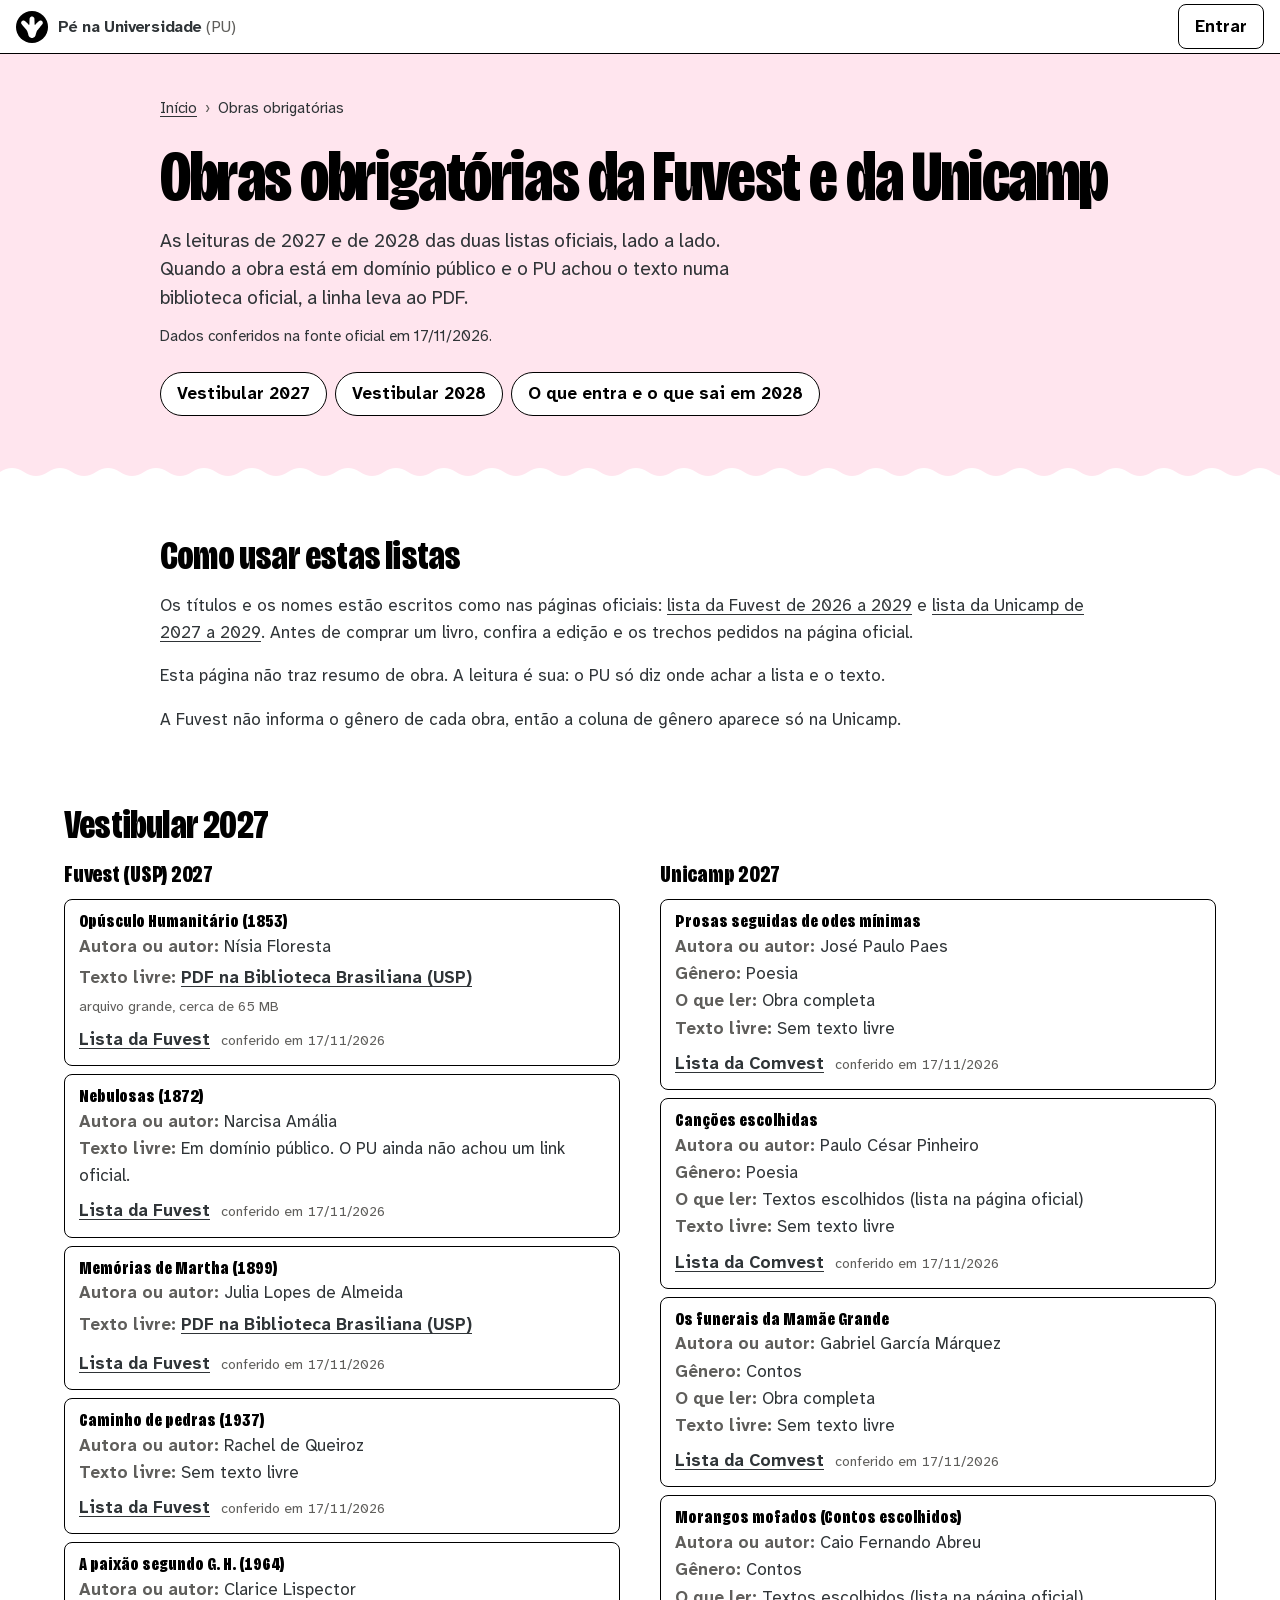
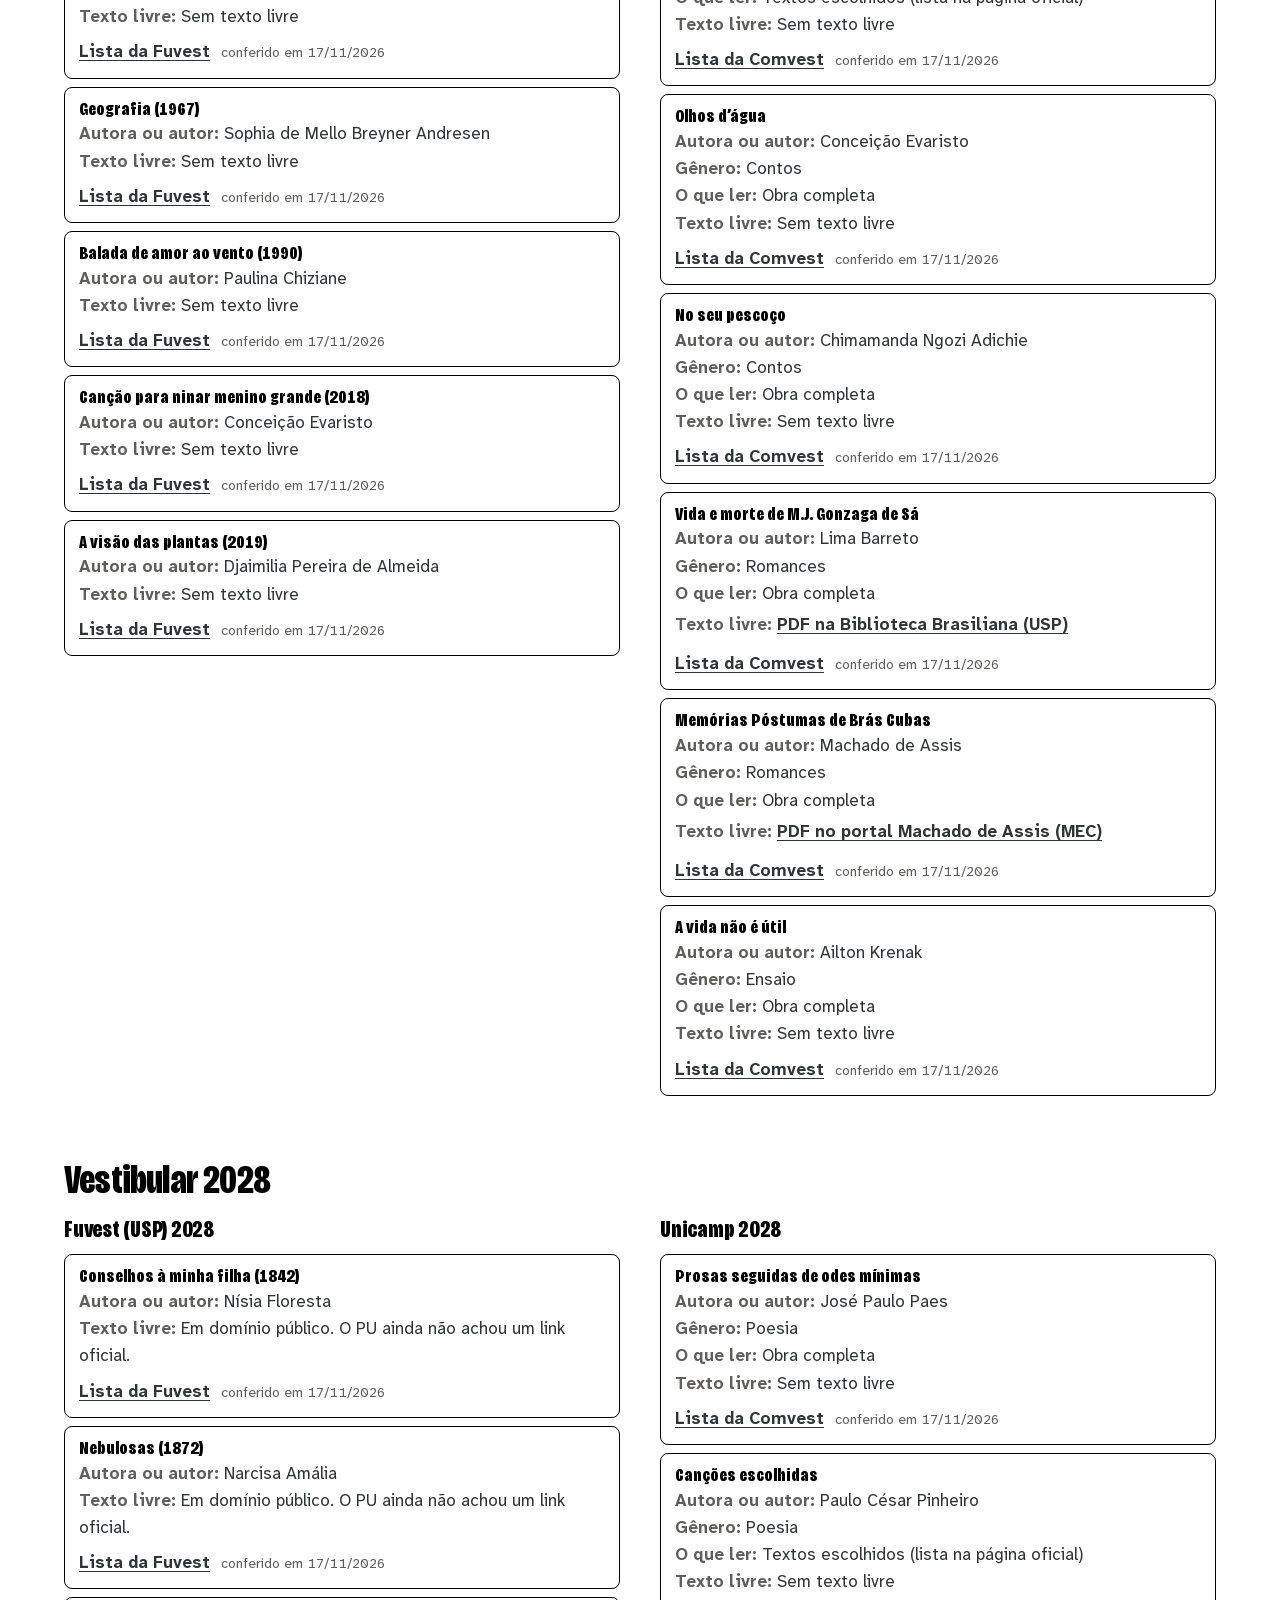
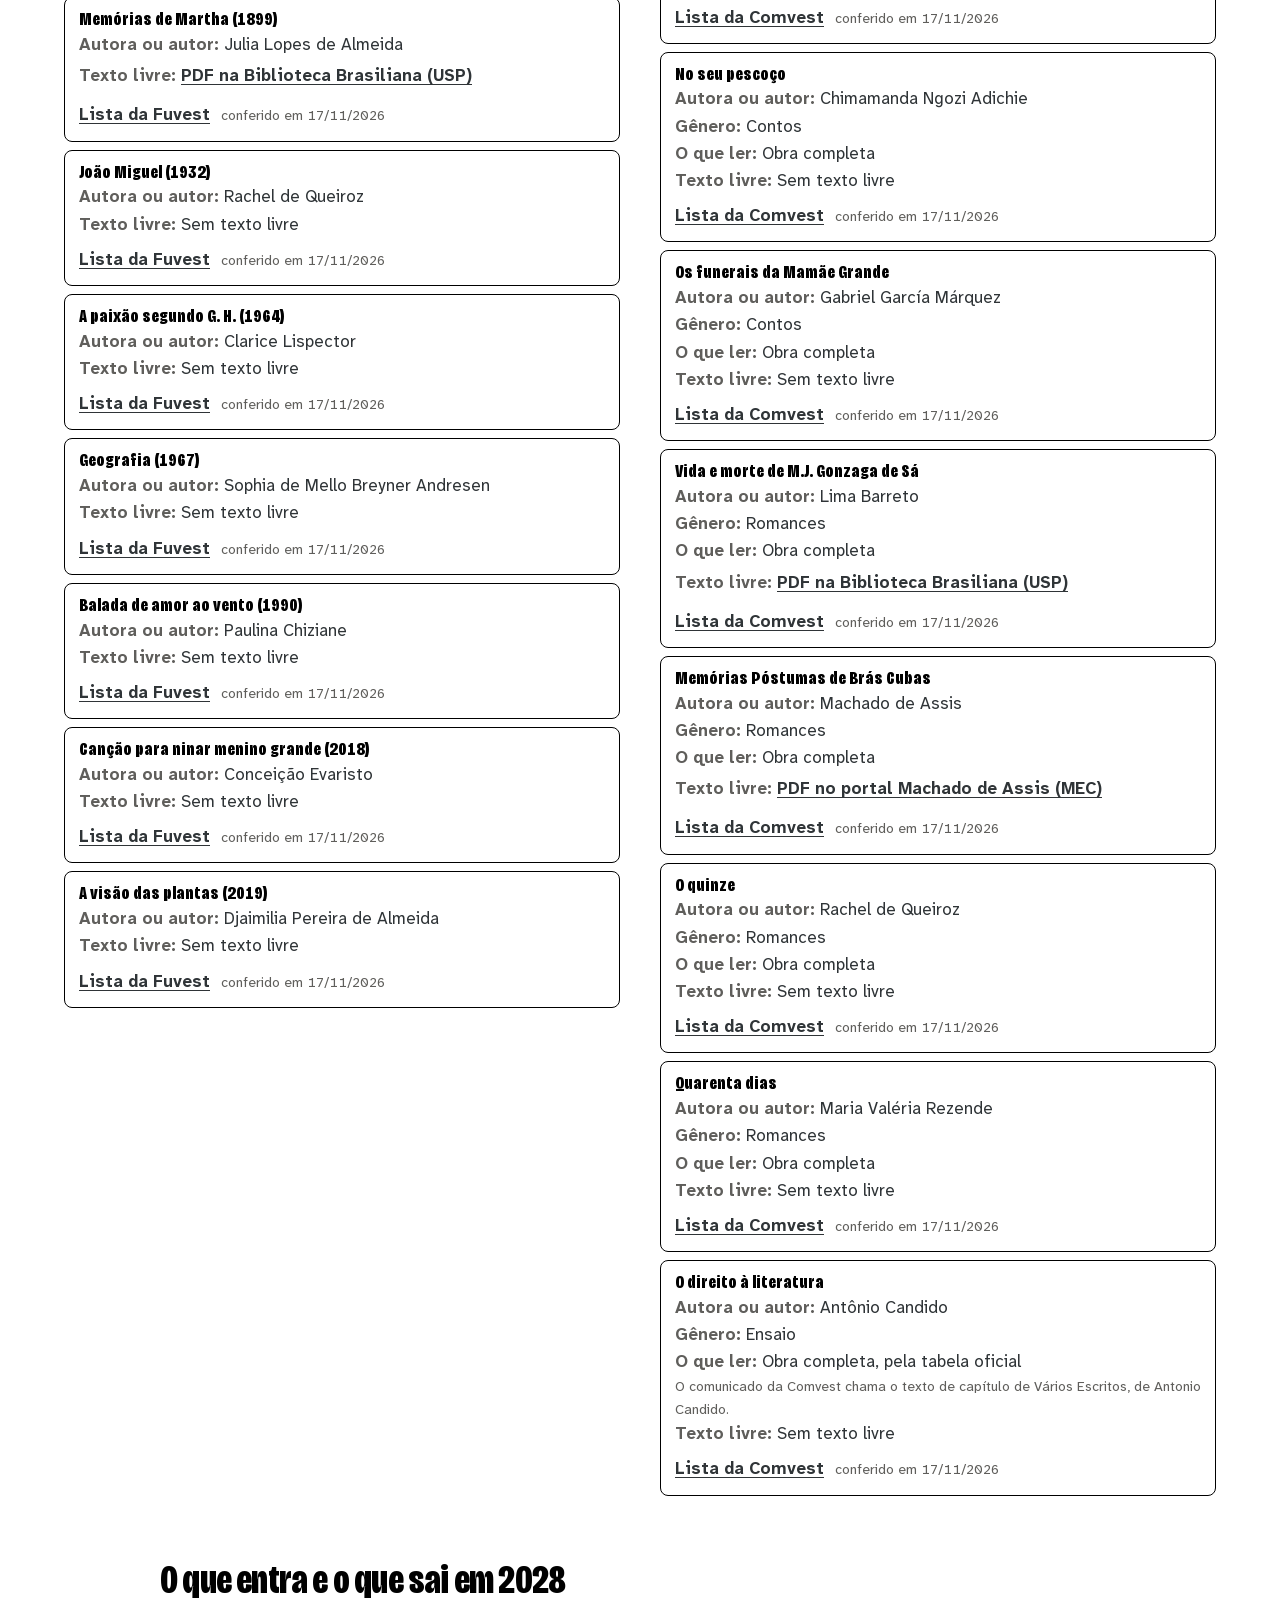
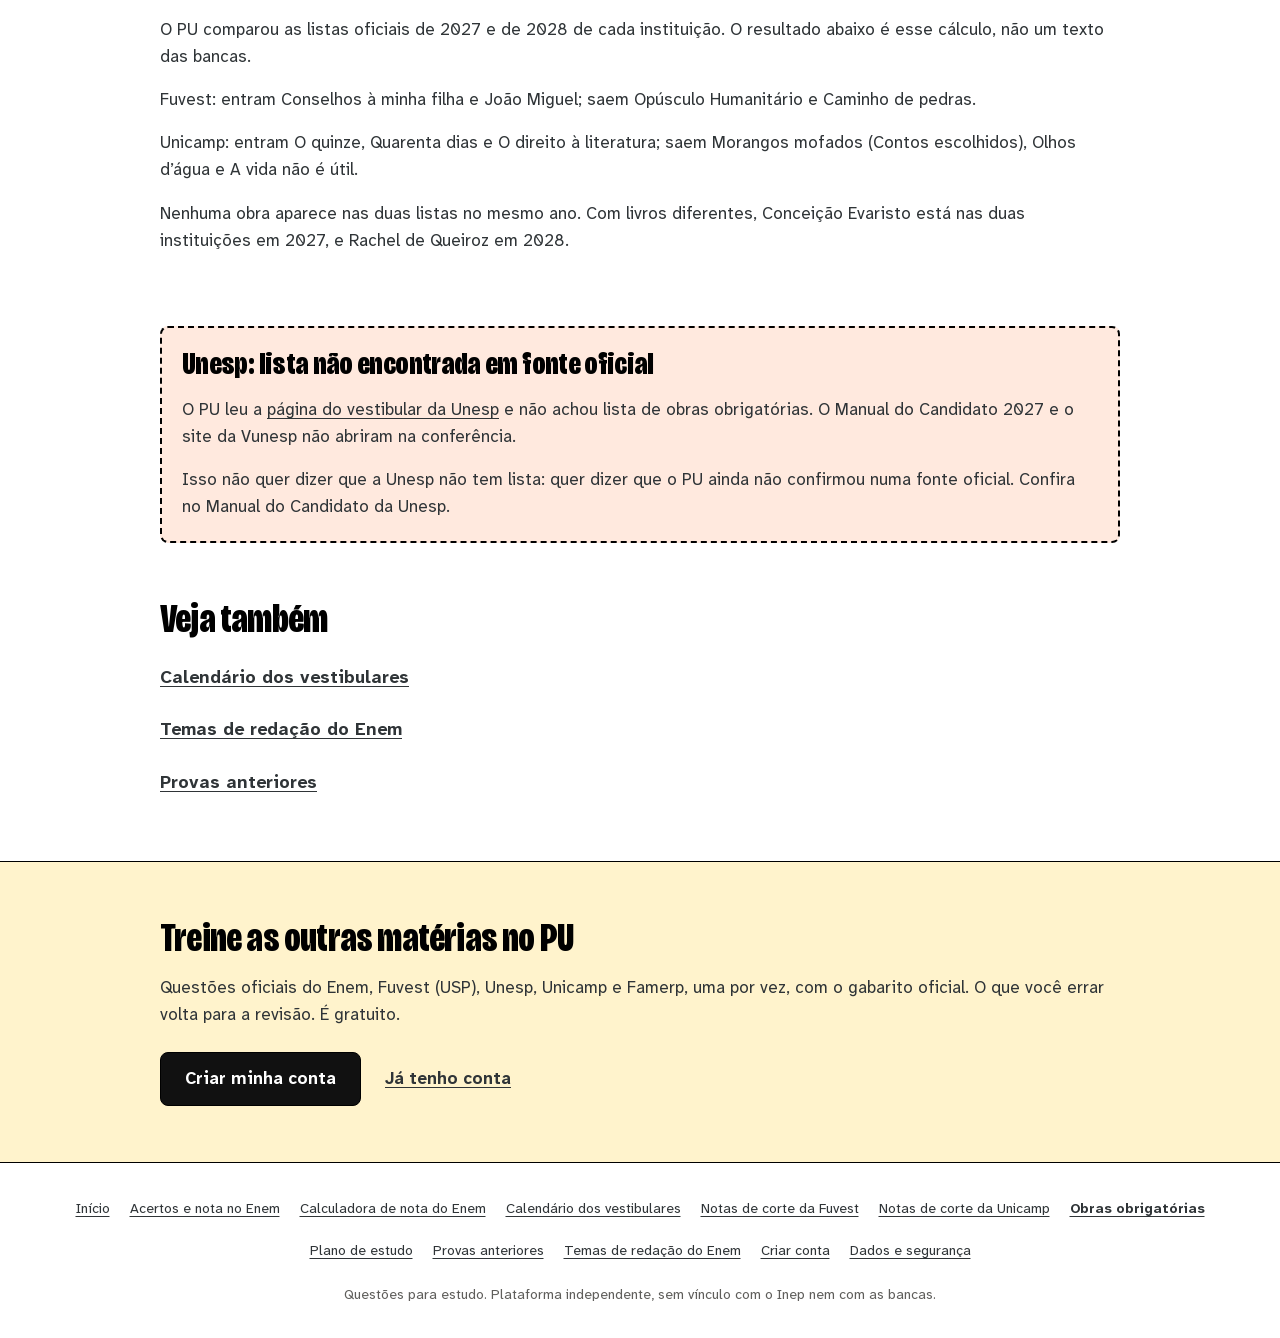
<file: obras-obrigatorias/index.html>
<!doctype html>
<html lang="pt-BR">
<head>
<meta charset="utf-8">
<meta http-equiv="Content-Security-Policy" content="default-src 'self'; script-src 'none'; style-src 'self'; img-src 'self' data:; font-src 'self'; connect-src 'none'; object-src 'none'; base-uri 'none'; form-action 'none'">
<meta name="viewport" content="width=device-width, initial-scale=1, viewport-fit=cover">
<meta name="theme-color" content="#FFFFFF">
<title>Obras obrigatórias da Fuvest e da Unicamp 2027 e 2028</title>
<meta name="description" content="Lista de leituras obrigatórias da Fuvest e da Unicamp para 2027 e 2028, lado a lado, com o que entra e o que sai e o link do texto livre das obras em domínio público.">
<link rel="canonical" href="https://pu.gingamidia.com/obras-obrigatorias/">
<meta property="og:type" content="website">
<meta property="og:locale" content="pt_BR">
<meta property="og:site_name" content="Pé na Universidade (PU)">
<meta property="og:title" content="Obras obrigatórias da Fuvest e da Unicamp 2027 e 2028">
<meta property="og:description" content="Lista de leituras obrigatórias da Fuvest e da Unicamp para 2027 e 2028, lado a lado, com o que entra e o que sai e o link do texto livre das obras em domínio público.">
<meta property="og:url" content="https://pu.gingamidia.com/obras-obrigatorias/">
<meta property="og:image" content="https://pu.gingamidia.com/icones/pu-compartilhamento.png">
<meta property="og:image:type" content="image/png">
<meta property="og:image:width" content="1200">
<meta property="og:image:height" content="630">
<meta property="og:image:alt" content="Pinguim de chapéu pesca um livro num barco, ao lado do texto: Estude para o vestibular uma questão por vez. É gratuito.">
<meta name="twitter:card" content="summary_large_image">
<meta name="twitter:image:alt" content="Pinguim de chapéu pesca um livro num barco, ao lado do texto: Estude para o vestibular uma questão por vez. É gratuito.">
<link rel="icon" href="/icones/pu-32.png" sizes="32x32" type="image/png">
<link rel="icon" href="/icones/pu-16.png" sizes="16x16" type="image/png">
<link rel="apple-touch-icon" href="/icones/pu-180.png">
<link rel="manifest" href="/manifest.webmanifest">
<link rel="stylesheet" href="/paginas/estilo.css?v=1290c3ebf1">
<script type="application/ld+json">{"@context":"https://schema.org","@graph":[{"@type":"Organization","@id":"https://pu.gingamidia.com/#organizacao","name":"Pé na Universidade (PU)","alternateName":"PU","url":"https://pu.gingamidia.com/","logo":"https://pu.gingamidia.com/icones/pu-512.png"},{"@type":"WebSite","@id":"https://pu.gingamidia.com/#site","name":"Pé na Universidade (PU)","url":"https://pu.gingamidia.com/","inLanguage":"pt-BR","publisher":{"@id":"https://pu.gingamidia.com/#organizacao"}},{"@type":"BreadcrumbList","itemListElement":[{"@type":"ListItem","position":1,"name":"Início","item":"https://pu.gingamidia.com/"},{"@type":"ListItem","position":2,"name":"Obras obrigatórias","item":"https://pu.gingamidia.com/obras-obrigatorias/"}]}]}</script>
</head>
<body data-tom="goiaba">
<a class="pular" href="#principal">Pular para o conteúdo</a>
<header class="topo"><a class="marca" href="/"><img src="/icones/pu.svg" width="32" height="32" alt=""><strong>Pé na Universidade <span>(PU)</span></strong></a><a class="entrar-topo" href="/#entrar">Entrar</a></header>
<main id="principal" tabindex="-1">
<div class="faixa faixa-topo"><div class="miolo">
<nav class="migalhas" aria-label="Você está em"><ol><li><a href="/">Início</a></li><li aria-current="page">Obras obrigatórias</li></ol></nav>
<h1>Obras obrigatórias da Fuvest e da Unicamp</h1>
<p class="apoio">As leituras de 2027 e de 2028 das duas listas oficiais, lado a lado. Quando a obra está em domínio público e o PU achou o texto numa biblioteca oficial, a linha leva ao PDF.</p>
<p class="conferencia" data-conferencia="2026-11-17">Dados conferidos na fonte oficial em <time datetime="2026-11-17">17/11/2026</time>.</p>
<nav class="sumario" aria-label="Nesta página"><ul><li><a href="#ano-2027">Vestibular 2027</a></li><li><a href="#ano-2028">Vestibular 2028</a></li><li><a href="#mudancas">O que entra e o que sai em 2028</a></li></ul></nav>
</div></div>
<div class="onda" aria-hidden="true"></div>
<div class="faixa"><section class="miolo bloco" aria-labelledby="t-como-usar-estas-listas">
<h2 id="t-como-usar-estas-listas">Como usar estas listas</h2>
<p>Os títulos e os nomes estão escritos como nas páginas oficiais: <a href="https://www.fuvest.br/fuvest-renova-sua-lista-de-leituras-obrigatorias-para-o-vestibular-2026-2029/">lista da Fuvest de 2026 a 2029</a> e <a href="https://www.comvest.unicamp.br/lista-de-obras/">lista da Unicamp de 2027 a 2029</a>. Antes de comprar um livro, confira a edição e os trechos pedidos na página oficial.</p>
<p>Esta página não traz resumo de obra. A leitura é sua: o PU só diz onde achar a lista e o texto.</p>
<p>A Fuvest não informa o gênero de cada obra, então a coluna de gênero aparece só na Unicamp.</p>
</section></div>
<div class="faixa"><section class="miolo miolo-largo bloco par" id="ano-2027" aria-labelledby="t-ano-2027">
<h2 id="t-ano-2027">Vestibular 2027</h2>
<div class="par-grade">
<div class="dados" id="fuvest-2027">
<h3 id="t-fuvest-2027">Fuvest (USP) 2027</h3>
<table class="rotulada"><thead><tr><th scope="col">Obra</th><th scope="col">Autora ou autor</th><th scope="col">Texto livre</th><th scope="col">Fonte oficial</th></tr></thead><tbody>
<tr data-dado data-fonte="https://www.fuvest.br/fuvest-renova-sua-lista-de-leituras-obrigatorias-para-o-vestibular-2026-2029/" data-conferido="2026-11-17"><td data-rotulo="Obra">Opúsculo Humanitário (1853)</td><td data-rotulo="Autora ou autor">Nísia Floresta</td><td data-rotulo="Texto livre"><a href="https://digital.bbm.usp.br/bitstream/bbm/7743/1/45000012375_Output.o.pdf">PDF na Biblioteca Brasiliana (USP)</a> <small>arquivo grande, cerca de 65 MB</small></td><td data-rotulo="Fonte oficial"><a href="https://www.fuvest.br/fuvest-renova-sua-lista-de-leituras-obrigatorias-para-o-vestibular-2026-2029/">Lista da Fuvest</a> <small>conferido em 17/11/2026</small></td></tr>
<tr data-dado data-fonte="https://www.fuvest.br/fuvest-renova-sua-lista-de-leituras-obrigatorias-para-o-vestibular-2026-2029/" data-conferido="2026-11-17"><td data-rotulo="Obra">Nebulosas (1872)</td><td data-rotulo="Autora ou autor">Narcisa Amália</td><td data-rotulo="Texto livre">Em domínio público. O PU ainda não achou um link oficial.</td><td data-rotulo="Fonte oficial"><a href="https://www.fuvest.br/fuvest-renova-sua-lista-de-leituras-obrigatorias-para-o-vestibular-2026-2029/">Lista da Fuvest</a> <small>conferido em 17/11/2026</small></td></tr>
<tr data-dado data-fonte="https://www.fuvest.br/fuvest-renova-sua-lista-de-leituras-obrigatorias-para-o-vestibular-2026-2029/" data-conferido="2026-11-17"><td data-rotulo="Obra">Memórias de Martha (1899)</td><td data-rotulo="Autora ou autor">Julia Lopes de Almeida</td><td data-rotulo="Texto livre"><a href="https://www.bbm.usp.br/documents/120/Mem%C3%B3rias_de_Martha_1899.pdf">PDF na Biblioteca Brasiliana (USP)</a></td><td data-rotulo="Fonte oficial"><a href="https://www.fuvest.br/fuvest-renova-sua-lista-de-leituras-obrigatorias-para-o-vestibular-2026-2029/">Lista da Fuvest</a> <small>conferido em 17/11/2026</small></td></tr>
<tr data-dado data-fonte="https://www.fuvest.br/fuvest-renova-sua-lista-de-leituras-obrigatorias-para-o-vestibular-2026-2029/" data-conferido="2026-11-17"><td data-rotulo="Obra">Caminho de pedras (1937)</td><td data-rotulo="Autora ou autor">Rachel de Queiroz</td><td data-rotulo="Texto livre">Sem texto livre</td><td data-rotulo="Fonte oficial"><a href="https://www.fuvest.br/fuvest-renova-sua-lista-de-leituras-obrigatorias-para-o-vestibular-2026-2029/">Lista da Fuvest</a> <small>conferido em 17/11/2026</small></td></tr>
<tr data-dado data-fonte="https://www.fuvest.br/fuvest-renova-sua-lista-de-leituras-obrigatorias-para-o-vestibular-2026-2029/" data-conferido="2026-11-17"><td data-rotulo="Obra">A paixão segundo G. H. (1964)</td><td data-rotulo="Autora ou autor">Clarice Lispector</td><td data-rotulo="Texto livre">Sem texto livre</td><td data-rotulo="Fonte oficial"><a href="https://www.fuvest.br/fuvest-renova-sua-lista-de-leituras-obrigatorias-para-o-vestibular-2026-2029/">Lista da Fuvest</a> <small>conferido em 17/11/2026</small></td></tr>
<tr data-dado data-fonte="https://www.fuvest.br/fuvest-renova-sua-lista-de-leituras-obrigatorias-para-o-vestibular-2026-2029/" data-conferido="2026-11-17"><td data-rotulo="Obra">Geografia (1967)</td><td data-rotulo="Autora ou autor">Sophia de Mello Breyner Andresen</td><td data-rotulo="Texto livre">Sem texto livre</td><td data-rotulo="Fonte oficial"><a href="https://www.fuvest.br/fuvest-renova-sua-lista-de-leituras-obrigatorias-para-o-vestibular-2026-2029/">Lista da Fuvest</a> <small>conferido em 17/11/2026</small></td></tr>
<tr data-dado data-fonte="https://www.fuvest.br/fuvest-renova-sua-lista-de-leituras-obrigatorias-para-o-vestibular-2026-2029/" data-conferido="2026-11-17"><td data-rotulo="Obra">Balada de amor ao vento (1990)</td><td data-rotulo="Autora ou autor">Paulina Chiziane</td><td data-rotulo="Texto livre">Sem texto livre</td><td data-rotulo="Fonte oficial"><a href="https://www.fuvest.br/fuvest-renova-sua-lista-de-leituras-obrigatorias-para-o-vestibular-2026-2029/">Lista da Fuvest</a> <small>conferido em 17/11/2026</small></td></tr>
<tr data-dado data-fonte="https://www.fuvest.br/fuvest-renova-sua-lista-de-leituras-obrigatorias-para-o-vestibular-2026-2029/" data-conferido="2026-11-17"><td data-rotulo="Obra">Canção para ninar menino grande (2018)</td><td data-rotulo="Autora ou autor">Conceição Evaristo</td><td data-rotulo="Texto livre">Sem texto livre</td><td data-rotulo="Fonte oficial"><a href="https://www.fuvest.br/fuvest-renova-sua-lista-de-leituras-obrigatorias-para-o-vestibular-2026-2029/">Lista da Fuvest</a> <small>conferido em 17/11/2026</small></td></tr>
<tr data-dado data-fonte="https://www.fuvest.br/fuvest-renova-sua-lista-de-leituras-obrigatorias-para-o-vestibular-2026-2029/" data-conferido="2026-11-17"><td data-rotulo="Obra">A visão das plantas (2019)</td><td data-rotulo="Autora ou autor">Djaimilia Pereira de Almeida</td><td data-rotulo="Texto livre">Sem texto livre</td><td data-rotulo="Fonte oficial"><a href="https://www.fuvest.br/fuvest-renova-sua-lista-de-leituras-obrigatorias-para-o-vestibular-2026-2029/">Lista da Fuvest</a> <small>conferido em 17/11/2026</small></td></tr>
</tbody></table>
</div>
<div class="dados" id="unicamp-2027">
<h3 id="t-unicamp-2027">Unicamp 2027</h3>
<table class="rotulada"><thead><tr><th scope="col">Obra</th><th scope="col">Autora ou autor</th><th scope="col">Gênero</th><th scope="col">O que ler</th><th scope="col">Texto livre</th><th scope="col">Fonte oficial</th></tr></thead><tbody>
<tr data-dado data-fonte="https://www.comvest.unicamp.br/lista-de-obras/" data-conferido="2026-11-17"><td data-rotulo="Obra">Prosas seguidas de odes mínimas</td><td data-rotulo="Autora ou autor">José Paulo Paes</td><td data-rotulo="Gênero">Poesia</td><td data-rotulo="O que ler">Obra completa</td><td data-rotulo="Texto livre">Sem texto livre</td><td data-rotulo="Fonte oficial"><a href="https://www.comvest.unicamp.br/lista-de-obras/">Lista da Comvest</a> <small>conferido em 17/11/2026</small></td></tr>
<tr data-dado data-fonte="https://www.comvest.unicamp.br/lista-de-obras/" data-conferido="2026-11-17"><td data-rotulo="Obra">Canções escolhidas</td><td data-rotulo="Autora ou autor">Paulo César Pinheiro</td><td data-rotulo="Gênero">Poesia</td><td data-rotulo="O que ler">Textos escolhidos (lista na página oficial)</td><td data-rotulo="Texto livre">Sem texto livre</td><td data-rotulo="Fonte oficial"><a href="https://www.comvest.unicamp.br/lista-de-obras/">Lista da Comvest</a> <small>conferido em 17/11/2026</small></td></tr>
<tr data-dado data-fonte="https://www.comvest.unicamp.br/lista-de-obras/" data-conferido="2026-11-17"><td data-rotulo="Obra">Os funerais da Mamãe Grande</td><td data-rotulo="Autora ou autor">Gabriel García Márquez</td><td data-rotulo="Gênero">Contos</td><td data-rotulo="O que ler">Obra completa</td><td data-rotulo="Texto livre">Sem texto livre</td><td data-rotulo="Fonte oficial"><a href="https://www.comvest.unicamp.br/lista-de-obras/">Lista da Comvest</a> <small>conferido em 17/11/2026</small></td></tr>
<tr data-dado data-fonte="https://www.comvest.unicamp.br/lista-de-obras/" data-conferido="2026-11-17"><td data-rotulo="Obra">Morangos mofados (Contos escolhidos)</td><td data-rotulo="Autora ou autor">Caio Fernando Abreu</td><td data-rotulo="Gênero">Contos</td><td data-rotulo="O que ler">Textos escolhidos (lista na página oficial)</td><td data-rotulo="Texto livre">Sem texto livre</td><td data-rotulo="Fonte oficial"><a href="https://www.comvest.unicamp.br/lista-de-obras/">Lista da Comvest</a> <small>conferido em 17/11/2026</small></td></tr>
<tr data-dado data-fonte="https://www.comvest.unicamp.br/lista-de-obras/" data-conferido="2026-11-17"><td data-rotulo="Obra">Olhos d’água</td><td data-rotulo="Autora ou autor">Conceição Evaristo</td><td data-rotulo="Gênero">Contos</td><td data-rotulo="O que ler">Obra completa</td><td data-rotulo="Texto livre">Sem texto livre</td><td data-rotulo="Fonte oficial"><a href="https://www.comvest.unicamp.br/lista-de-obras/">Lista da Comvest</a> <small>conferido em 17/11/2026</small></td></tr>
<tr data-dado data-fonte="https://www.comvest.unicamp.br/lista-de-obras/" data-conferido="2026-11-17"><td data-rotulo="Obra">No seu pescoço</td><td data-rotulo="Autora ou autor">Chimamanda Ngozi Adichie</td><td data-rotulo="Gênero">Contos</td><td data-rotulo="O que ler">Obra completa</td><td data-rotulo="Texto livre">Sem texto livre</td><td data-rotulo="Fonte oficial"><a href="https://www.comvest.unicamp.br/lista-de-obras/">Lista da Comvest</a> <small>conferido em 17/11/2026</small></td></tr>
<tr data-dado data-fonte="https://www.comvest.unicamp.br/lista-de-obras/" data-conferido="2026-11-17"><td data-rotulo="Obra">Vida e morte de M.J. Gonzaga de Sá</td><td data-rotulo="Autora ou autor">Lima Barreto</td><td data-rotulo="Gênero">Romances</td><td data-rotulo="O que ler">Obra completa</td><td data-rotulo="Texto livre"><a href="https://digital.bbm.usp.br/bitstream/bbm/4800/1/001232_COMPLETO.pdf">PDF na Biblioteca Brasiliana (USP)</a></td><td data-rotulo="Fonte oficial"><a href="https://www.comvest.unicamp.br/lista-de-obras/">Lista da Comvest</a> <small>conferido em 17/11/2026</small></td></tr>
<tr data-dado data-fonte="https://www.comvest.unicamp.br/lista-de-obras/" data-conferido="2026-11-17"><td data-rotulo="Obra">Memórias Póstumas de Brás Cubas</td><td data-rotulo="Autora ou autor">Machado de Assis</td><td data-rotulo="Gênero">Romances</td><td data-rotulo="O que ler">Obra completa</td><td data-rotulo="Texto livre"><a href="https://machado.mec.gov.br/obra-completa-lista/item/download/16_4568b91b47f09e6ffc1d1369ed2dc17e">PDF no portal Machado de Assis (MEC)</a></td><td data-rotulo="Fonte oficial"><a href="https://www.comvest.unicamp.br/lista-de-obras/">Lista da Comvest</a> <small>conferido em 17/11/2026</small></td></tr>
<tr data-dado data-fonte="https://www.comvest.unicamp.br/lista-de-obras/" data-conferido="2026-11-17"><td data-rotulo="Obra">A vida não é útil</td><td data-rotulo="Autora ou autor">Ailton Krenak</td><td data-rotulo="Gênero">Ensaio</td><td data-rotulo="O que ler">Obra completa</td><td data-rotulo="Texto livre">Sem texto livre</td><td data-rotulo="Fonte oficial"><a href="https://www.comvest.unicamp.br/lista-de-obras/">Lista da Comvest</a> <small>conferido em 17/11/2026</small></td></tr>
</tbody></table>
</div>
</div>
</section></div>
<div class="faixa"><section class="miolo miolo-largo bloco par" id="ano-2028" aria-labelledby="t-ano-2028">
<h2 id="t-ano-2028">Vestibular 2028</h2>
<div class="par-grade">
<div class="dados" id="fuvest-2028">
<h3 id="t-fuvest-2028">Fuvest (USP) 2028</h3>
<table class="rotulada"><thead><tr><th scope="col">Obra</th><th scope="col">Autora ou autor</th><th scope="col">Texto livre</th><th scope="col">Fonte oficial</th></tr></thead><tbody>
<tr data-dado data-fonte="https://www.fuvest.br/fuvest-renova-sua-lista-de-leituras-obrigatorias-para-o-vestibular-2026-2029/" data-conferido="2026-11-17"><td data-rotulo="Obra">Conselhos à minha filha (1842)</td><td data-rotulo="Autora ou autor">Nísia Floresta</td><td data-rotulo="Texto livre">Em domínio público. O PU ainda não achou um link oficial.</td><td data-rotulo="Fonte oficial"><a href="https://www.fuvest.br/fuvest-renova-sua-lista-de-leituras-obrigatorias-para-o-vestibular-2026-2029/">Lista da Fuvest</a> <small>conferido em 17/11/2026</small></td></tr>
<tr data-dado data-fonte="https://www.fuvest.br/fuvest-renova-sua-lista-de-leituras-obrigatorias-para-o-vestibular-2026-2029/" data-conferido="2026-11-17"><td data-rotulo="Obra">Nebulosas (1872)</td><td data-rotulo="Autora ou autor">Narcisa Amália</td><td data-rotulo="Texto livre">Em domínio público. O PU ainda não achou um link oficial.</td><td data-rotulo="Fonte oficial"><a href="https://www.fuvest.br/fuvest-renova-sua-lista-de-leituras-obrigatorias-para-o-vestibular-2026-2029/">Lista da Fuvest</a> <small>conferido em 17/11/2026</small></td></tr>
<tr data-dado data-fonte="https://www.fuvest.br/fuvest-renova-sua-lista-de-leituras-obrigatorias-para-o-vestibular-2026-2029/" data-conferido="2026-11-17"><td data-rotulo="Obra">Memórias de Martha (1899)</td><td data-rotulo="Autora ou autor">Julia Lopes de Almeida</td><td data-rotulo="Texto livre"><a href="https://www.bbm.usp.br/documents/120/Mem%C3%B3rias_de_Martha_1899.pdf">PDF na Biblioteca Brasiliana (USP)</a></td><td data-rotulo="Fonte oficial"><a href="https://www.fuvest.br/fuvest-renova-sua-lista-de-leituras-obrigatorias-para-o-vestibular-2026-2029/">Lista da Fuvest</a> <small>conferido em 17/11/2026</small></td></tr>
<tr data-dado data-fonte="https://www.fuvest.br/fuvest-renova-sua-lista-de-leituras-obrigatorias-para-o-vestibular-2026-2029/" data-conferido="2026-11-17"><td data-rotulo="Obra">João Miguel (1932)</td><td data-rotulo="Autora ou autor">Rachel de Queiroz</td><td data-rotulo="Texto livre">Sem texto livre</td><td data-rotulo="Fonte oficial"><a href="https://www.fuvest.br/fuvest-renova-sua-lista-de-leituras-obrigatorias-para-o-vestibular-2026-2029/">Lista da Fuvest</a> <small>conferido em 17/11/2026</small></td></tr>
<tr data-dado data-fonte="https://www.fuvest.br/fuvest-renova-sua-lista-de-leituras-obrigatorias-para-o-vestibular-2026-2029/" data-conferido="2026-11-17"><td data-rotulo="Obra">A paixão segundo G. H. (1964)</td><td data-rotulo="Autora ou autor">Clarice Lispector</td><td data-rotulo="Texto livre">Sem texto livre</td><td data-rotulo="Fonte oficial"><a href="https://www.fuvest.br/fuvest-renova-sua-lista-de-leituras-obrigatorias-para-o-vestibular-2026-2029/">Lista da Fuvest</a> <small>conferido em 17/11/2026</small></td></tr>
<tr data-dado data-fonte="https://www.fuvest.br/fuvest-renova-sua-lista-de-leituras-obrigatorias-para-o-vestibular-2026-2029/" data-conferido="2026-11-17"><td data-rotulo="Obra">Geografia (1967)</td><td data-rotulo="Autora ou autor">Sophia de Mello Breyner Andresen</td><td data-rotulo="Texto livre">Sem texto livre</td><td data-rotulo="Fonte oficial"><a href="https://www.fuvest.br/fuvest-renova-sua-lista-de-leituras-obrigatorias-para-o-vestibular-2026-2029/">Lista da Fuvest</a> <small>conferido em 17/11/2026</small></td></tr>
<tr data-dado data-fonte="https://www.fuvest.br/fuvest-renova-sua-lista-de-leituras-obrigatorias-para-o-vestibular-2026-2029/" data-conferido="2026-11-17"><td data-rotulo="Obra">Balada de amor ao vento (1990)</td><td data-rotulo="Autora ou autor">Paulina Chiziane</td><td data-rotulo="Texto livre">Sem texto livre</td><td data-rotulo="Fonte oficial"><a href="https://www.fuvest.br/fuvest-renova-sua-lista-de-leituras-obrigatorias-para-o-vestibular-2026-2029/">Lista da Fuvest</a> <small>conferido em 17/11/2026</small></td></tr>
<tr data-dado data-fonte="https://www.fuvest.br/fuvest-renova-sua-lista-de-leituras-obrigatorias-para-o-vestibular-2026-2029/" data-conferido="2026-11-17"><td data-rotulo="Obra">Canção para ninar menino grande (2018)</td><td data-rotulo="Autora ou autor">Conceição Evaristo</td><td data-rotulo="Texto livre">Sem texto livre</td><td data-rotulo="Fonte oficial"><a href="https://www.fuvest.br/fuvest-renova-sua-lista-de-leituras-obrigatorias-para-o-vestibular-2026-2029/">Lista da Fuvest</a> <small>conferido em 17/11/2026</small></td></tr>
<tr data-dado data-fonte="https://www.fuvest.br/fuvest-renova-sua-lista-de-leituras-obrigatorias-para-o-vestibular-2026-2029/" data-conferido="2026-11-17"><td data-rotulo="Obra">A visão das plantas (2019)</td><td data-rotulo="Autora ou autor">Djaimilia Pereira de Almeida</td><td data-rotulo="Texto livre">Sem texto livre</td><td data-rotulo="Fonte oficial"><a href="https://www.fuvest.br/fuvest-renova-sua-lista-de-leituras-obrigatorias-para-o-vestibular-2026-2029/">Lista da Fuvest</a> <small>conferido em 17/11/2026</small></td></tr>
</tbody></table>
</div>
<div class="dados" id="unicamp-2028">
<h3 id="t-unicamp-2028">Unicamp 2028</h3>
<table class="rotulada"><thead><tr><th scope="col">Obra</th><th scope="col">Autora ou autor</th><th scope="col">Gênero</th><th scope="col">O que ler</th><th scope="col">Texto livre</th><th scope="col">Fonte oficial</th></tr></thead><tbody>
<tr data-dado data-fonte="https://www.comvest.unicamp.br/lista-de-obras/" data-conferido="2026-11-17"><td data-rotulo="Obra">Prosas seguidas de odes mínimas</td><td data-rotulo="Autora ou autor">José Paulo Paes</td><td data-rotulo="Gênero">Poesia</td><td data-rotulo="O que ler">Obra completa</td><td data-rotulo="Texto livre">Sem texto livre</td><td data-rotulo="Fonte oficial"><a href="https://www.comvest.unicamp.br/lista-de-obras/">Lista da Comvest</a> <small>conferido em 17/11/2026</small></td></tr>
<tr data-dado data-fonte="https://www.comvest.unicamp.br/lista-de-obras/" data-conferido="2026-11-17"><td data-rotulo="Obra">Canções escolhidas</td><td data-rotulo="Autora ou autor">Paulo César Pinheiro</td><td data-rotulo="Gênero">Poesia</td><td data-rotulo="O que ler">Textos escolhidos (lista na página oficial)</td><td data-rotulo="Texto livre">Sem texto livre</td><td data-rotulo="Fonte oficial"><a href="https://www.comvest.unicamp.br/lista-de-obras/">Lista da Comvest</a> <small>conferido em 17/11/2026</small></td></tr>
<tr data-dado data-fonte="https://www.comvest.unicamp.br/lista-de-obras/" data-conferido="2026-11-17"><td data-rotulo="Obra">No seu pescoço</td><td data-rotulo="Autora ou autor">Chimamanda Ngozi Adichie</td><td data-rotulo="Gênero">Contos</td><td data-rotulo="O que ler">Obra completa</td><td data-rotulo="Texto livre">Sem texto livre</td><td data-rotulo="Fonte oficial"><a href="https://www.comvest.unicamp.br/lista-de-obras/">Lista da Comvest</a> <small>conferido em 17/11/2026</small></td></tr>
<tr data-dado data-fonte="https://www.comvest.unicamp.br/lista-de-obras/" data-conferido="2026-11-17"><td data-rotulo="Obra">Os funerais da Mamãe Grande</td><td data-rotulo="Autora ou autor">Gabriel García Márquez</td><td data-rotulo="Gênero">Contos</td><td data-rotulo="O que ler">Obra completa</td><td data-rotulo="Texto livre">Sem texto livre</td><td data-rotulo="Fonte oficial"><a href="https://www.comvest.unicamp.br/lista-de-obras/">Lista da Comvest</a> <small>conferido em 17/11/2026</small></td></tr>
<tr data-dado data-fonte="https://www.comvest.unicamp.br/lista-de-obras/" data-conferido="2026-11-17"><td data-rotulo="Obra">Vida e morte de M.J. Gonzaga de Sá</td><td data-rotulo="Autora ou autor">Lima Barreto</td><td data-rotulo="Gênero">Romances</td><td data-rotulo="O que ler">Obra completa</td><td data-rotulo="Texto livre"><a href="https://digital.bbm.usp.br/bitstream/bbm/4800/1/001232_COMPLETO.pdf">PDF na Biblioteca Brasiliana (USP)</a></td><td data-rotulo="Fonte oficial"><a href="https://www.comvest.unicamp.br/lista-de-obras/">Lista da Comvest</a> <small>conferido em 17/11/2026</small></td></tr>
<tr data-dado data-fonte="https://www.comvest.unicamp.br/lista-de-obras/" data-conferido="2026-11-17"><td data-rotulo="Obra">Memórias Póstumas de Brás Cubas</td><td data-rotulo="Autora ou autor">Machado de Assis</td><td data-rotulo="Gênero">Romances</td><td data-rotulo="O que ler">Obra completa</td><td data-rotulo="Texto livre"><a href="https://machado.mec.gov.br/obra-completa-lista/item/download/16_4568b91b47f09e6ffc1d1369ed2dc17e">PDF no portal Machado de Assis (MEC)</a></td><td data-rotulo="Fonte oficial"><a href="https://www.comvest.unicamp.br/lista-de-obras/">Lista da Comvest</a> <small>conferido em 17/11/2026</small></td></tr>
<tr data-dado data-fonte="https://www.comvest.unicamp.br/lista-de-obras/" data-conferido="2026-11-17"><td data-rotulo="Obra">O quinze</td><td data-rotulo="Autora ou autor">Rachel de Queiroz</td><td data-rotulo="Gênero">Romances</td><td data-rotulo="O que ler">Obra completa</td><td data-rotulo="Texto livre">Sem texto livre</td><td data-rotulo="Fonte oficial"><a href="https://www.comvest.unicamp.br/lista-de-obras/">Lista da Comvest</a> <small>conferido em 17/11/2026</small></td></tr>
<tr data-dado data-fonte="https://www.comvest.unicamp.br/lista-de-obras/" data-conferido="2026-11-17"><td data-rotulo="Obra">Quarenta dias</td><td data-rotulo="Autora ou autor">Maria Valéria Rezende</td><td data-rotulo="Gênero">Romances</td><td data-rotulo="O que ler">Obra completa</td><td data-rotulo="Texto livre">Sem texto livre</td><td data-rotulo="Fonte oficial"><a href="https://www.comvest.unicamp.br/lista-de-obras/">Lista da Comvest</a> <small>conferido em 17/11/2026</small></td></tr>
<tr data-dado data-fonte="https://www.comvest.unicamp.br/lista-de-obras/" data-conferido="2026-11-17"><td data-rotulo="Obra">O direito à literatura</td><td data-rotulo="Autora ou autor">Antônio Candido</td><td data-rotulo="Gênero">Ensaio</td><td data-rotulo="O que ler">Obra completa, pela tabela oficial <small>O comunicado da Comvest chama o texto de capítulo de Vários Escritos, de Antonio Candido.</small></td><td data-rotulo="Texto livre">Sem texto livre</td><td data-rotulo="Fonte oficial"><a href="https://www.comvest.unicamp.br/lista-de-obras/">Lista da Comvest</a> <small>conferido em 17/11/2026</small></td></tr>
</tbody></table>
</div>
</div>
</section></div>
<div class="faixa"><section class="miolo bloco" id="mudancas" aria-labelledby="t-mudancas">
<h2 id="t-mudancas">O que entra e o que sai em 2028</h2>
<p>O PU comparou as listas oficiais de 2027 e de 2028 de cada instituição. O resultado abaixo é esse cálculo, não um texto das bancas.</p>
<p>Fuvest: entram Conselhos à minha filha e João Miguel; saem Opúsculo Humanitário e Caminho de pedras.</p>
<p>Unicamp: entram O quinze, Quarenta dias e O direito à literatura; saem Morangos mofados (Contos escolhidos), Olhos d’água e A vida não é útil.</p>
<p>Nenhuma obra aparece nas duas listas no mesmo ano. Com livros diferentes, Conceição Evaristo está nas duas instituições em 2027, e Rachel de Queiroz em 2028.</p>
</section></div>
<div class="faixa"><section class="miolo bloco" id="unesp" aria-labelledby="t-unesp">
<div class="aviso" data-aviso>
<h2 id="t-unesp">Unesp: lista não encontrada em fonte oficial</h2>
<p>O PU leu a <a href="https://vestibular.unesp.br/">página do vestibular da Unesp</a> e não achou lista de obras obrigatórias. O Manual do Candidato 2027 e o site da Vunesp não abriram na conferência.</p>
<p>Isso não quer dizer que a Unesp não tem lista: quer dizer que o PU ainda não confirmou numa fonte oficial. Confira no Manual do Candidato da Unesp.</p>
</div>
</section></div>
<div class="faixa"><nav class="miolo bloco relacionadas" aria-labelledby="t-relacionadas">
<h2 id="t-relacionadas">Veja também</h2>
<ul class="lista-links"><li><a href="/calendario-vestibulares/">Calendário dos vestibulares</a></li><li><a href="/temas-de-redacao-enem/">Temas de redação do Enem</a></li><li><a href="/provas-anteriores/">Provas anteriores</a></li></ul>
</nav></div><div class="faixa faixa-chamada"><section class="miolo chamada" aria-labelledby="t-chamada">
<h2 id="t-chamada">Treine as outras matérias no PU</h2>
<p>Questões oficiais do Enem, Fuvest (USP), Unesp, Unicamp e Famerp, uma por vez, com o gabarito oficial. O que você errar volta para a revisão. É gratuito.</p>
<p class="acoes"><a class="botao" href="/criar-conta/">Criar minha conta</a> <a class="entrar" href="/#entrar">Já tenho conta</a></p>
</section></div>
</main>
<footer><nav aria-label="Páginas do PU"><ul><li><a href="/">Início</a></li><li><a href="/acertos-e-nota-enem/">Acertos e nota no Enem</a></li><li><a href="/calculadora-nota-enem/">Calculadora de nota do Enem</a></li><li><a href="/calendario-vestibulares/">Calendário dos vestibulares</a></li><li><a href="/notas-de-corte/fuvest/">Notas de corte da Fuvest</a></li><li><a href="/notas-de-corte/unicamp/">Notas de corte da Unicamp</a></li><li><a href="/obras-obrigatorias/" aria-current="page">Obras obrigatórias</a></li><li><a href="/plano-de-estudo/">Plano de estudo</a></li><li><a href="/provas-anteriores/">Provas anteriores</a></li><li><a href="/temas-de-redacao-enem/">Temas de redação do Enem</a></li><li><a href="/criar-conta/">Criar conta</a></li><li><a href="/#privacidade">Dados e segurança</a></li></ul></nav>
<p>Questões para estudo. Plataforma independente, sem vínculo com o Inep nem com as bancas.</p></footer>
</body>
</html>
</file>
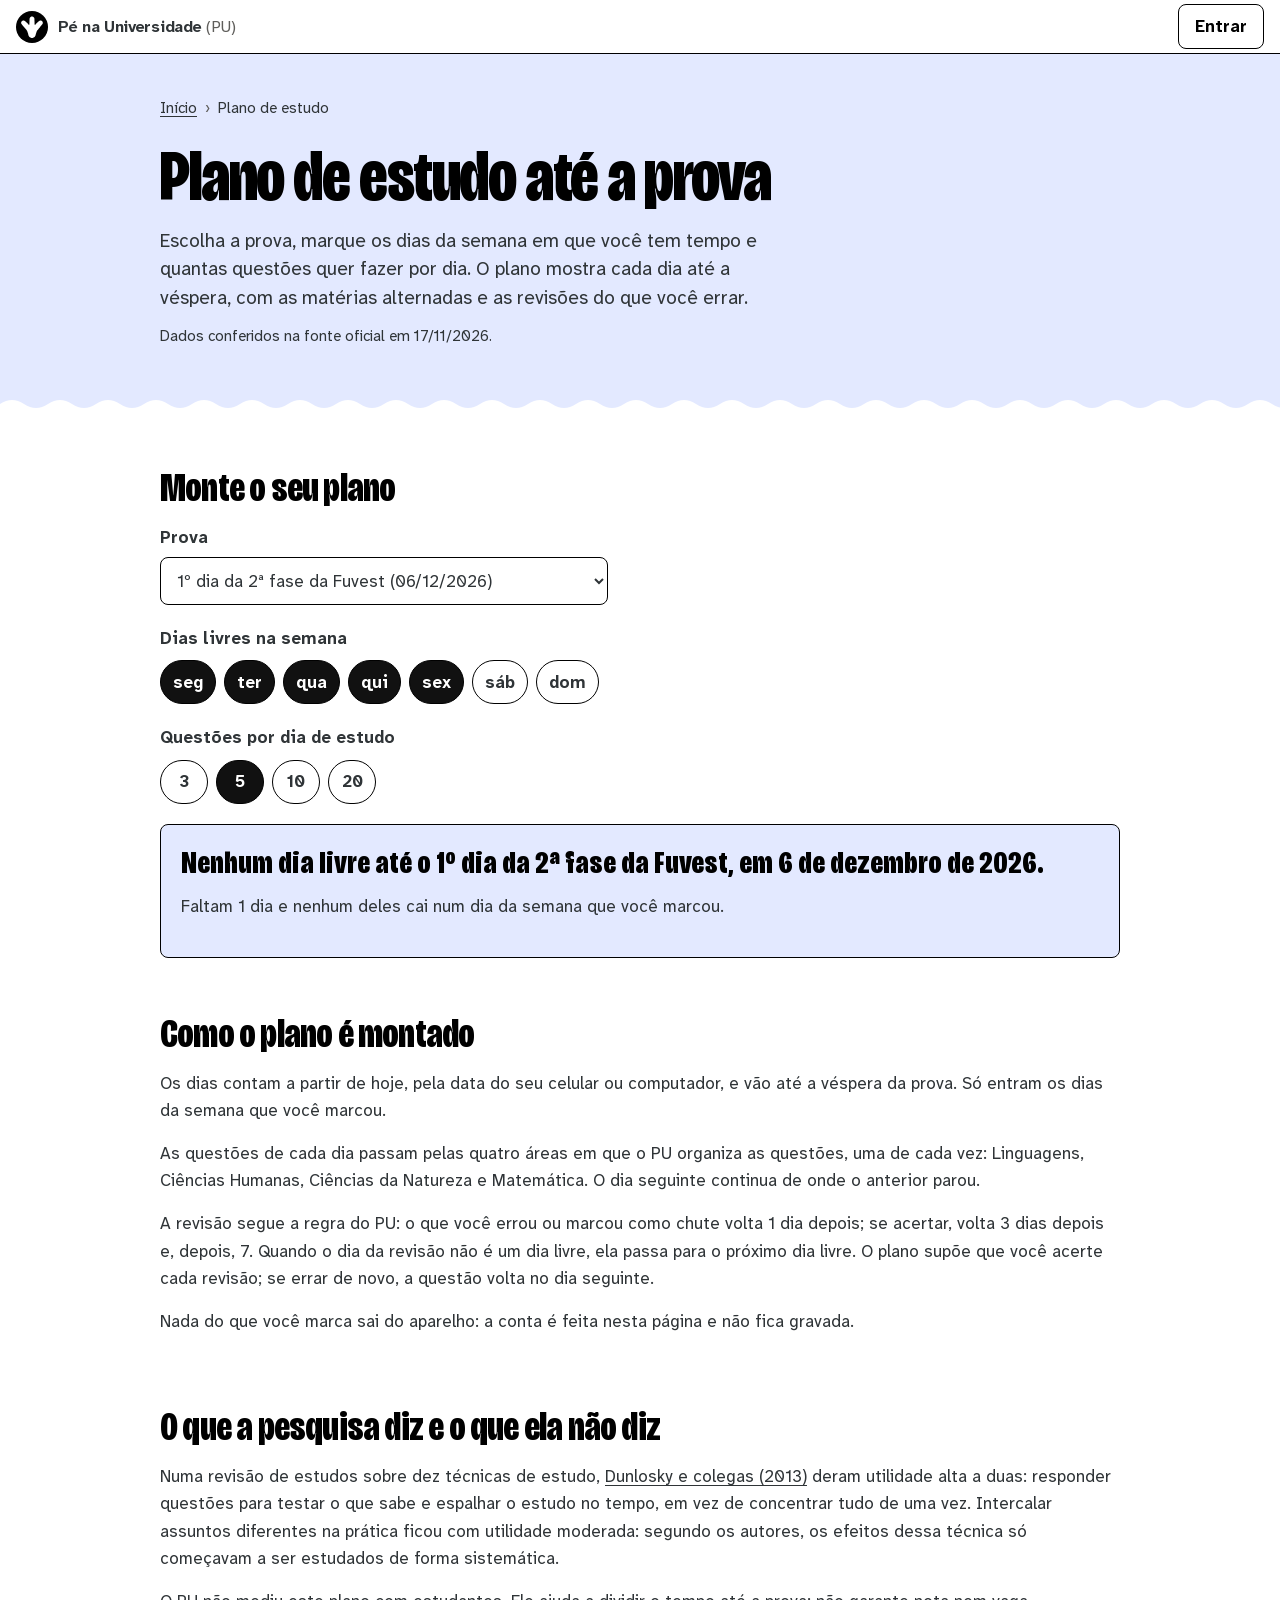
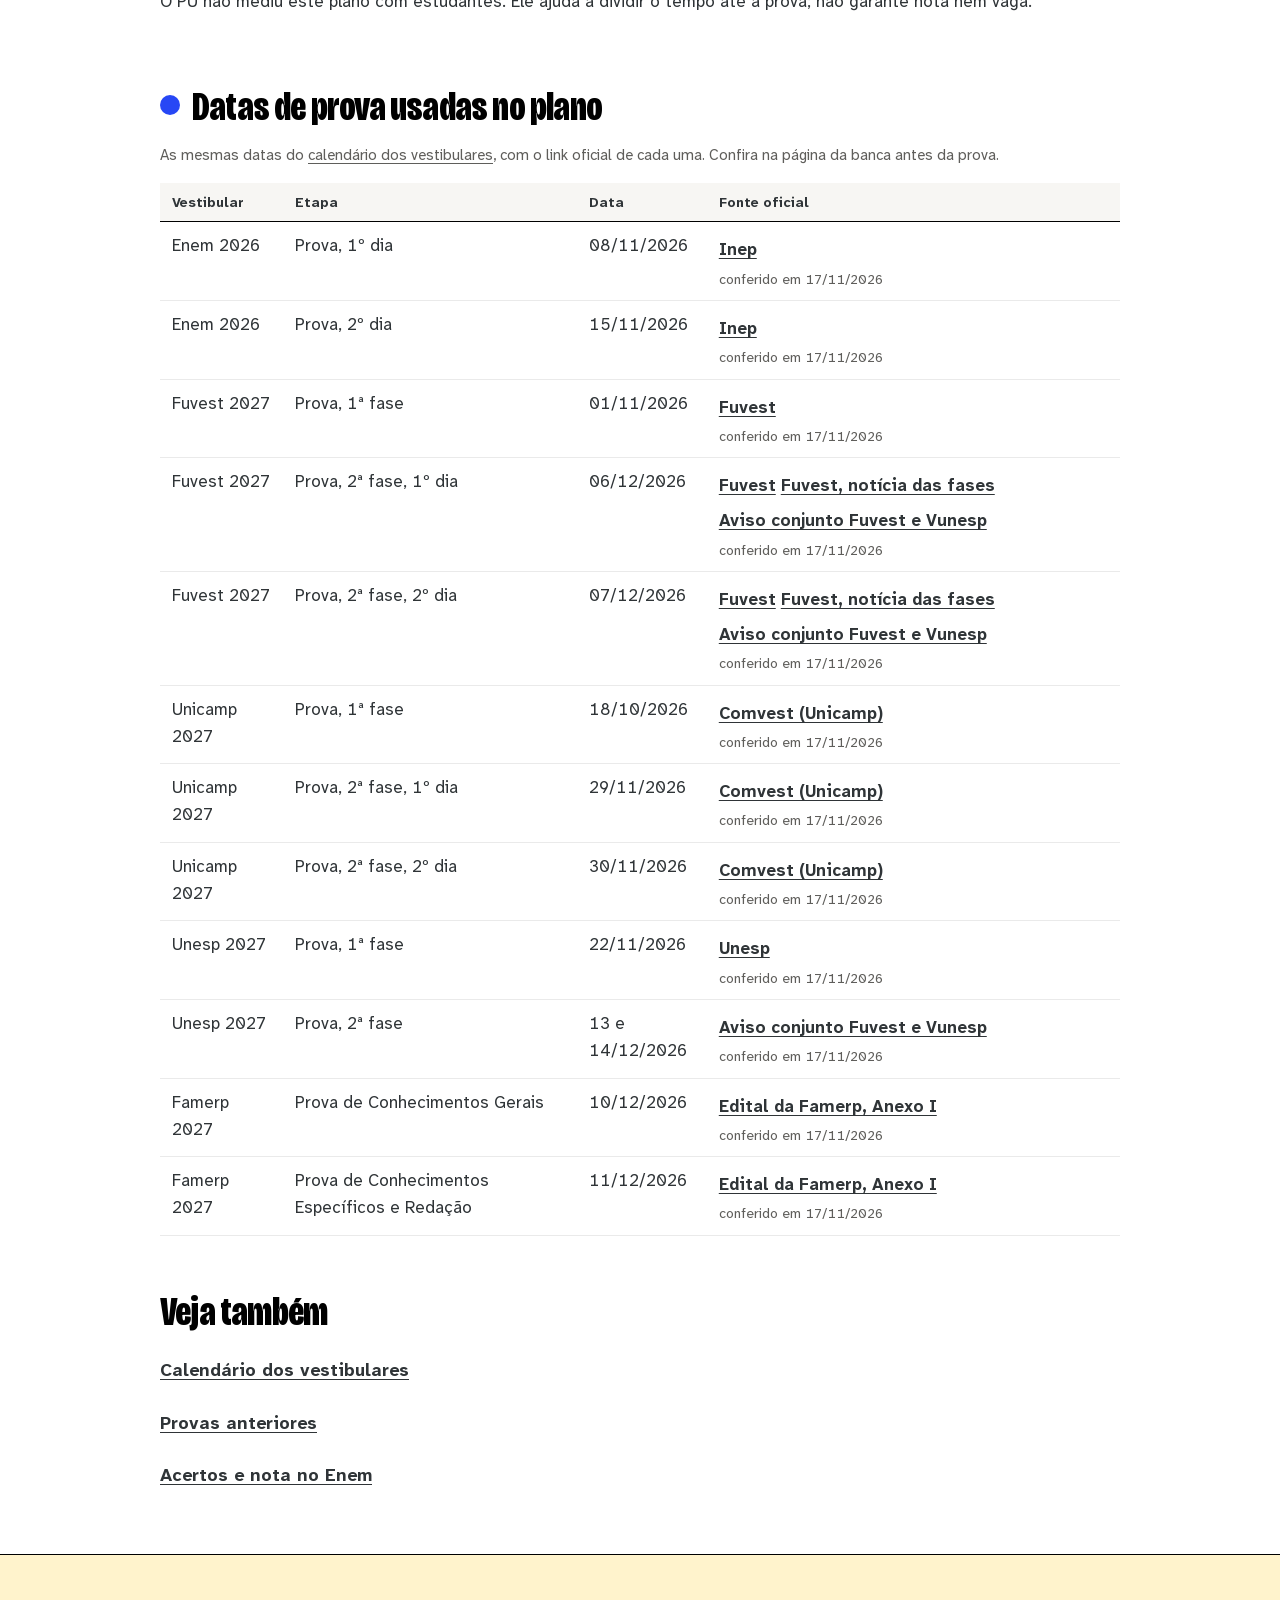
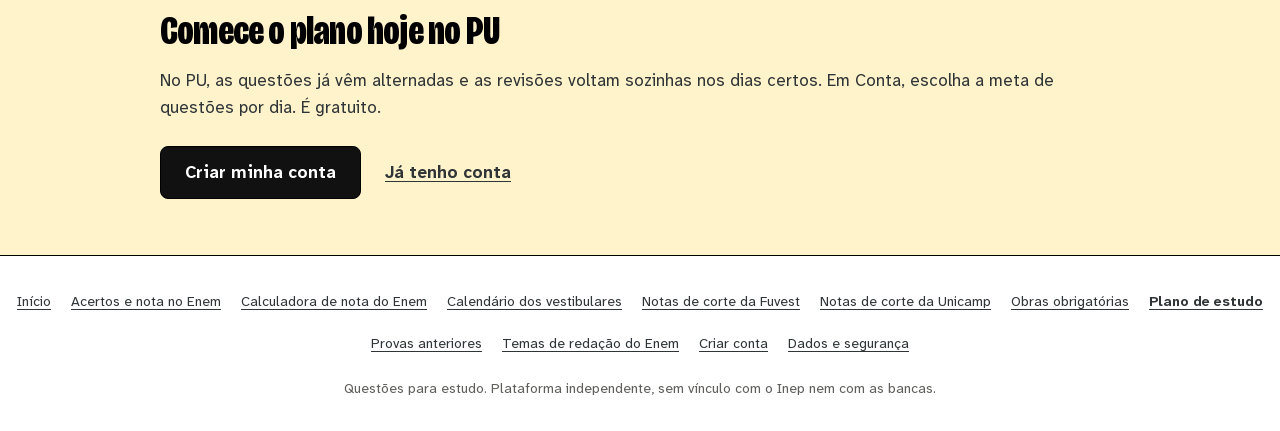
<file: plano-de-estudo/index.html>
<!doctype html>
<html lang="pt-BR">
<head>
<meta charset="utf-8">
<meta http-equiv="Content-Security-Policy" content="default-src 'self'; script-src 'self'; style-src 'self'; img-src 'self' data:; font-src 'self'; connect-src 'none'; object-src 'none'; base-uri 'none'; form-action 'none'">
<meta name="viewport" content="width=device-width, initial-scale=1, viewport-fit=cover">
<meta name="theme-color" content="#FFFFFF">
<title>Plano de estudo para o Enem e os vestibulares: questões por dia até a prova</title>
<meta name="description" content="Escolha a prova e os dias livres: o plano mostra quantas questões fazer por dia, a ordem das matérias e as revisões até a data oficial da prova.">
<link rel="canonical" href="https://pu.gingamidia.com/plano-de-estudo/">
<meta property="og:type" content="website">
<meta property="og:locale" content="pt_BR">
<meta property="og:site_name" content="Pé na Universidade (PU)">
<meta property="og:title" content="Plano de estudo para o Enem e os vestibulares: questões por dia até a prova">
<meta property="og:description" content="Escolha a prova e os dias livres: o plano mostra quantas questões fazer por dia, a ordem das matérias e as revisões até a data oficial da prova.">
<meta property="og:url" content="https://pu.gingamidia.com/plano-de-estudo/">
<meta property="og:image" content="https://pu.gingamidia.com/icones/pu-compartilhamento.png">
<meta property="og:image:type" content="image/png">
<meta property="og:image:width" content="1200">
<meta property="og:image:height" content="630">
<meta property="og:image:alt" content="Pinguim de chapéu pesca um livro num barco, ao lado do texto: Estude para o vestibular uma questão por vez. É gratuito.">
<meta name="twitter:card" content="summary_large_image">
<meta name="twitter:image:alt" content="Pinguim de chapéu pesca um livro num barco, ao lado do texto: Estude para o vestibular uma questão por vez. É gratuito.">
<link rel="icon" href="/icones/pu-32.png" sizes="32x32" type="image/png">
<link rel="icon" href="/icones/pu-16.png" sizes="16x16" type="image/png">
<link rel="apple-touch-icon" href="/icones/pu-180.png">
<link rel="manifest" href="/manifest.webmanifest">
<link rel="stylesheet" href="/paginas/estilo.css?v=1290c3ebf1">
<script src="/paginas/plano-de-estudo.js?v=048eac20e9" defer></script>
<script type="application/ld+json">{"@context":"https://schema.org","@graph":[{"@type":"Organization","@id":"https://pu.gingamidia.com/#organizacao","name":"Pé na Universidade (PU)","alternateName":"PU","url":"https://pu.gingamidia.com/","logo":"https://pu.gingamidia.com/icones/pu-512.png"},{"@type":"WebSite","@id":"https://pu.gingamidia.com/#site","name":"Pé na Universidade (PU)","url":"https://pu.gingamidia.com/","inLanguage":"pt-BR","publisher":{"@id":"https://pu.gingamidia.com/#organizacao"}},{"@type":"BreadcrumbList","itemListElement":[{"@type":"ListItem","position":1,"name":"Início","item":"https://pu.gingamidia.com/"},{"@type":"ListItem","position":2,"name":"Plano de estudo","item":"https://pu.gingamidia.com/plano-de-estudo/"}]}]}</script>
</head>
<body data-tom="mar">
<a class="pular" href="#principal">Pular para o conteúdo</a>
<header class="topo"><a class="marca" href="/"><img src="/icones/pu.svg" width="32" height="32" alt=""><strong>Pé na Universidade <span>(PU)</span></strong></a><a class="entrar-topo" href="/#entrar">Entrar</a></header>
<main id="principal" tabindex="-1">
<div class="faixa faixa-topo"><div class="miolo">
<nav class="migalhas" aria-label="Você está em"><ol><li><a href="/">Início</a></li><li aria-current="page">Plano de estudo</li></ol></nav>
<h1>Plano de estudo até a prova</h1>
<p class="apoio">Escolha a prova, marque os dias da semana em que você tem tempo e quantas questões quer fazer por dia. O plano mostra cada dia até a véspera, com as matérias alternadas e as revisões do que você errar.</p>
<p class="conferencia" data-conferencia="2026-11-17">Dados conferidos na fonte oficial em <time datetime="2026-11-17">17/11/2026</time>.</p>
</div></div>
<div class="onda" aria-hidden="true"></div>
<div class="faixa"><section class="miolo bloco plano" id="plano" aria-labelledby="t-plano">
<h2 id="t-plano">Monte o seu plano</h2>
<div class="sem-script">
<p>Sem JavaScript, dá para fazer a conta à mão: conte os dias livres entre hoje e a véspera da prova (as datas estão na tabela abaixo) e multiplique pelo número de questões por dia.</p>
<p>Alterne as matérias a cada questão e volte às que você errar 1, 3 e 7 dias depois.</p>
</div>
<form class="plano-form" data-plano hidden>
<p class="campo"><label for="plano-prova">Prova</label><select id="plano-prova" name="prova"><option value="plano-unicamp-3" data-data="2026-10-18" data-artigo="a" data-rotulo="1ª fase da Unicamp">1ª fase da Unicamp (18/10/2026)</option><option value="plano-fuvest-3" data-data="2026-11-01" data-artigo="a" data-rotulo="1ª fase da Fuvest">1ª fase da Fuvest (01/11/2026)</option><option value="plano-enem-4" data-data="2026-11-08" data-artigo="o" data-rotulo="1º dia do Enem">1º dia do Enem (08/11/2026)</option><option value="plano-enem-5" data-data="2026-11-15" data-artigo="o" data-rotulo="2º dia do Enem">2º dia do Enem (15/11/2026)</option><option value="plano-unesp-4" data-data="2026-11-22" data-artigo="a" data-rotulo="1ª fase da Unesp">1ª fase da Unesp (22/11/2026)</option><option value="plano-unicamp-5" data-data="2026-11-29" data-artigo="o" data-rotulo="1º dia da 2ª fase da Unicamp">1º dia da 2ª fase da Unicamp (29/11/2026)</option><option value="plano-unicamp-6" data-data="2026-11-30" data-artigo="o" data-rotulo="2º dia da 2ª fase da Unicamp">2º dia da 2ª fase da Unicamp (30/11/2026)</option><option value="plano-fuvest-5" data-data="2026-12-06" data-artigo="o" data-rotulo="1º dia da 2ª fase da Fuvest">1º dia da 2ª fase da Fuvest (06/12/2026)</option><option value="plano-fuvest-6" data-data="2026-12-07" data-artigo="o" data-rotulo="2º dia da 2ª fase da Fuvest">2º dia da 2ª fase da Fuvest (07/12/2026)</option><option value="plano-famerp-3" data-data="2026-12-10" data-artigo="a" data-rotulo="Prova de Conhecimentos Gerais da Famerp">Prova de Conhecimentos Gerais da Famerp (10/12/2026)</option><option value="plano-famerp-4" data-data="2026-12-11" data-artigo="a" data-rotulo="Prova de Conhecimentos Específicos e Redação da Famerp">Prova de Conhecimentos Específicos e Redação da Famerp (11/12/2026)</option><option value="plano-unesp-5" data-data="2026-12-13" data-artigo="a" data-rotulo="2ª fase da Unesp">2ª fase da Unesp (13/12/2026)</option></select></p>
<fieldset class="grupo-fichas"><legend>Dias livres na semana</legend><label class="ficha-marcar"><input type="checkbox" name="dia" value="1" checked><span aria-hidden="true">seg</span><span class="oculto">Segunda</span></label><label class="ficha-marcar"><input type="checkbox" name="dia" value="2" checked><span aria-hidden="true">ter</span><span class="oculto">Terça</span></label><label class="ficha-marcar"><input type="checkbox" name="dia" value="3" checked><span aria-hidden="true">qua</span><span class="oculto">Quarta</span></label><label class="ficha-marcar"><input type="checkbox" name="dia" value="4" checked><span aria-hidden="true">qui</span><span class="oculto">Quinta</span></label><label class="ficha-marcar"><input type="checkbox" name="dia" value="5" checked><span aria-hidden="true">sex</span><span class="oculto">Sexta</span></label><label class="ficha-marcar"><input type="checkbox" name="dia" value="6"><span aria-hidden="true">sáb</span><span class="oculto">Sábado</span></label><label class="ficha-marcar"><input type="checkbox" name="dia" value="0"><span aria-hidden="true">dom</span><span class="oculto">Domingo</span></label></fieldset>
<fieldset class="grupo-fichas"><legend>Questões por dia de estudo</legend><label class="ficha-marcar"><input type="radio" name="por-dia" value="3"><span>3</span></label><label class="ficha-marcar"><input type="radio" name="por-dia" value="5" checked><span>5</span></label><label class="ficha-marcar"><input type="radio" name="por-dia" value="10"><span>10</span></label><label class="ficha-marcar"><input type="radio" name="por-dia" value="20"><span>20</span></label></fieldset>
</form>
<div class="plano-saida" data-plano-saida hidden><p class="resumo-plano" data-plano-resumo aria-live="polite"></p><div data-plano-lista></div></div>
</section></div>
<div class="faixa"><section class="miolo bloco" id="como-funciona" aria-labelledby="t-como-funciona">
<h2 id="t-como-funciona">Como o plano é montado</h2>
<p>Os dias contam a partir de hoje, pela data do seu celular ou computador, e vão até a véspera da prova. Só entram os dias da semana que você marcou.</p>
<p>As questões de cada dia passam pelas quatro áreas em que o PU organiza as questões, uma de cada vez: Linguagens, Ciências Humanas, Ciências da Natureza e Matemática. O dia seguinte continua de onde o anterior parou.</p>
<p>A revisão segue a regra do PU: o que você errou ou marcou como chute volta 1 dia depois; se acertar, volta 3 dias depois e, depois, 7. Quando o dia da revisão não é um dia livre, ela passa para o próximo dia livre. O plano supõe que você acerte cada revisão; se errar de novo, a questão volta no dia seguinte.</p>
<p>Nada do que você marca sai do aparelho: a conta é feita nesta página e não fica gravada.</p>
</section></div>
<div class="faixa"><section class="miolo bloco" id="pesquisa" aria-labelledby="t-pesquisa">
<h2 id="t-pesquisa">O que a pesquisa diz e o que ela não diz</h2>
<p>Numa revisão de estudos sobre dez técnicas de estudo, <a href="https://doi.org/10.1177/1529100612453266">Dunlosky e colegas (2013)</a> deram utilidade alta a duas: responder questões para testar o que sabe e espalhar o estudo no tempo, em vez de concentrar tudo de uma vez. Intercalar assuntos diferentes na prática ficou com utilidade moderada: segundo os autores, os efeitos dessa técnica só começavam a ser estudados de forma sistemática.</p>
<p>O PU não mediu este plano com estudantes. Ele ajuda a dividir o tempo até a prova; não garante nota nem vaga.</p>
</section></div>
<div class="faixa"><section class="miolo bloco dados" id="datas-plano" aria-labelledby="t-datas-plano">
<h2 id="t-datas-plano">Datas de prova usadas no plano</h2>
<p class="nota">As mesmas datas do <a href="/calendario-vestibulares/">calendário dos vestibulares</a>, com o link oficial de cada uma. Confira na página da banca antes da prova.</p>
<table class="rotulada"><thead><tr><th scope="col">Vestibular</th><th scope="col">Etapa</th><th scope="col">Data</th><th scope="col">Fonte oficial</th></tr></thead><tbody>
<tr data-dado data-fonte="https://www.gov.br/inep/pt-br/centrais-de-conteudo/noticias/enem/inscricoes-para-o-enem-2026-estao-abertas" data-conferido="2026-11-17" id="plano-enem-4"><td data-rotulo="Vestibular">Enem 2026</td><td data-rotulo="Etapa">Prova, 1º dia</td><td data-rotulo="Data">08/11/2026</td><td data-rotulo="Fonte oficial"><a href="https://www.gov.br/inep/pt-br/centrais-de-conteudo/noticias/enem/inscricoes-para-o-enem-2026-estao-abertas">Inep</a> <small>conferido em 17/11/2026</small></td></tr>
<tr data-dado data-fonte="https://www.gov.br/inep/pt-br/centrais-de-conteudo/noticias/enem/inscricoes-para-o-enem-2026-estao-abertas" data-conferido="2026-11-17" id="plano-enem-5"><td data-rotulo="Vestibular">Enem 2026</td><td data-rotulo="Etapa">Prova, 2º dia</td><td data-rotulo="Data">15/11/2026</td><td data-rotulo="Fonte oficial"><a href="https://www.gov.br/inep/pt-br/centrais-de-conteudo/noticias/enem/inscricoes-para-o-enem-2026-estao-abertas">Inep</a> <small>conferido em 17/11/2026</small></td></tr>
<tr data-dado data-fonte="https://www.fuvest.br/fuvest-2027-fuvest-divulga-cronograma-completo-do-vestibular-2027/" data-conferido="2026-11-17" id="plano-fuvest-3"><td data-rotulo="Vestibular">Fuvest 2027</td><td data-rotulo="Etapa">Prova, 1ª fase</td><td data-rotulo="Data">01/11/2026</td><td data-rotulo="Fonte oficial"><a href="https://www.fuvest.br/fuvest-2027-fuvest-divulga-cronograma-completo-do-vestibular-2027/">Fuvest</a> <small>conferido em 17/11/2026</small></td></tr>
<tr data-dado data-fonte="https://www.fuvest.br/fuvest-2027-fuvest-divulga-cronograma-completo-do-vestibular-2027/" data-conferido="2026-11-17" id="plano-fuvest-5"><td data-rotulo="Vestibular">Fuvest 2027</td><td data-rotulo="Etapa">Prova, 2ª fase, 1º dia</td><td data-rotulo="Data">06/12/2026</td><td data-rotulo="Fonte oficial"><a href="https://www.fuvest.br/fuvest-2027-fuvest-divulga-cronograma-completo-do-vestibular-2027/">Fuvest</a> <a href="https://www.fuvest.br/fuvest-2027-fuvest-divulga-datas-da-1a-e-da-2a-fase-do-vestibular-2027/">Fuvest, notícia das fases</a> <a href="https://www.fuvest.br/?p=70747">Aviso conjunto Fuvest e Vunesp</a> <small>conferido em 17/11/2026</small></td></tr>
<tr data-dado data-fonte="https://www.fuvest.br/fuvest-2027-fuvest-divulga-cronograma-completo-do-vestibular-2027/" data-conferido="2026-11-17" id="plano-fuvest-6"><td data-rotulo="Vestibular">Fuvest 2027</td><td data-rotulo="Etapa">Prova, 2ª fase, 2º dia</td><td data-rotulo="Data">07/12/2026</td><td data-rotulo="Fonte oficial"><a href="https://www.fuvest.br/fuvest-2027-fuvest-divulga-cronograma-completo-do-vestibular-2027/">Fuvest</a> <a href="https://www.fuvest.br/fuvest-2027-fuvest-divulga-datas-da-1a-e-da-2a-fase-do-vestibular-2027/">Fuvest, notícia das fases</a> <a href="https://www.fuvest.br/?p=70747">Aviso conjunto Fuvest e Vunesp</a> <small>conferido em 17/11/2026</small></td></tr>
<tr data-dado data-fonte="https://www.comvest.unicamp.br/ingresso-2027/vestibular-2027/" data-conferido="2026-11-17" id="plano-unicamp-3"><td data-rotulo="Vestibular">Unicamp 2027</td><td data-rotulo="Etapa">Prova, 1ª fase</td><td data-rotulo="Data">18/10/2026</td><td data-rotulo="Fonte oficial"><a href="https://www.comvest.unicamp.br/ingresso-2027/vestibular-2027/">Comvest (Unicamp)</a> <small>conferido em 17/11/2026</small></td></tr>
<tr data-dado data-fonte="https://www.comvest.unicamp.br/ingresso-2027/vestibular-2027/" data-conferido="2026-11-17" id="plano-unicamp-5"><td data-rotulo="Vestibular">Unicamp 2027</td><td data-rotulo="Etapa">Prova, 2ª fase, 1º dia</td><td data-rotulo="Data">29/11/2026</td><td data-rotulo="Fonte oficial"><a href="https://www.comvest.unicamp.br/ingresso-2027/vestibular-2027/">Comvest (Unicamp)</a> <small>conferido em 17/11/2026</small></td></tr>
<tr data-dado data-fonte="https://www.comvest.unicamp.br/ingresso-2027/vestibular-2027/" data-conferido="2026-11-17" id="plano-unicamp-6"><td data-rotulo="Vestibular">Unicamp 2027</td><td data-rotulo="Etapa">Prova, 2ª fase, 2º dia</td><td data-rotulo="Data">30/11/2026</td><td data-rotulo="Fonte oficial"><a href="https://www.comvest.unicamp.br/ingresso-2027/vestibular-2027/">Comvest (Unicamp)</a> <small>conferido em 17/11/2026</small></td></tr>
<tr data-dado data-fonte="https://vestibular.unesp.br/" data-conferido="2026-11-17" id="plano-unesp-4"><td data-rotulo="Vestibular">Unesp 2027</td><td data-rotulo="Etapa">Prova, 1ª fase</td><td data-rotulo="Data">22/11/2026</td><td data-rotulo="Fonte oficial"><a href="https://vestibular.unesp.br/">Unesp</a> <small>conferido em 17/11/2026</small></td></tr>
<tr data-dado data-fonte="https://www.fuvest.br/?p=70747" data-conferido="2026-11-17" id="plano-unesp-5"><td data-rotulo="Vestibular">Unesp 2027</td><td data-rotulo="Etapa">Prova, 2ª fase</td><td data-rotulo="Data">13 e 14/12/2026</td><td data-rotulo="Fonte oficial"><a href="https://www.fuvest.br/?p=70747">Aviso conjunto Fuvest e Vunesp</a> <small>conferido em 17/11/2026</small></td></tr>
<tr data-dado data-fonte="https://www.famerp.br/wp-content/plugins/download-attachments/includes/download.php?id=31419" data-conferido="2026-11-17" id="plano-famerp-3"><td data-rotulo="Vestibular">Famerp 2027</td><td data-rotulo="Etapa">Prova de Conhecimentos Gerais</td><td data-rotulo="Data">10/12/2026</td><td data-rotulo="Fonte oficial"><a href="https://www.famerp.br/wp-content/plugins/download-attachments/includes/download.php?id=31419">Edital da Famerp, Anexo I</a> <small>conferido em 17/11/2026</small></td></tr>
<tr data-dado data-fonte="https://www.famerp.br/wp-content/plugins/download-attachments/includes/download.php?id=31419" data-conferido="2026-11-17" id="plano-famerp-4"><td data-rotulo="Vestibular">Famerp 2027</td><td data-rotulo="Etapa">Prova de Conhecimentos Específicos e Redação</td><td data-rotulo="Data">11/12/2026</td><td data-rotulo="Fonte oficial"><a href="https://www.famerp.br/wp-content/plugins/download-attachments/includes/download.php?id=31419">Edital da Famerp, Anexo I</a> <small>conferido em 17/11/2026</small></td></tr>
</tbody></table>
</section></div>
<div class="faixa"><nav class="miolo bloco relacionadas" aria-labelledby="t-relacionadas">
<h2 id="t-relacionadas">Veja também</h2>
<ul class="lista-links"><li><a href="/calendario-vestibulares/">Calendário dos vestibulares</a></li><li><a href="/provas-anteriores/">Provas anteriores</a></li><li><a href="/acertos-e-nota-enem/">Acertos e nota no Enem</a></li></ul>
</nav></div><div class="faixa faixa-chamada"><section class="miolo chamada" aria-labelledby="t-chamada">
<h2 id="t-chamada">Comece o plano hoje no PU</h2>
<p>No PU, as questões já vêm alternadas e as revisões voltam sozinhas nos dias certos. Em Conta, escolha a meta de questões por dia. É gratuito.</p>
<p class="acoes"><a class="botao" href="/criar-conta/">Criar minha conta</a> <a class="entrar" href="/#entrar">Já tenho conta</a></p>
</section></div>
</main>
<footer><nav aria-label="Páginas do PU"><ul><li><a href="/">Início</a></li><li><a href="/acertos-e-nota-enem/">Acertos e nota no Enem</a></li><li><a href="/calculadora-nota-enem/">Calculadora de nota do Enem</a></li><li><a href="/calendario-vestibulares/">Calendário dos vestibulares</a></li><li><a href="/notas-de-corte/fuvest/">Notas de corte da Fuvest</a></li><li><a href="/notas-de-corte/unicamp/">Notas de corte da Unicamp</a></li><li><a href="/obras-obrigatorias/">Obras obrigatórias</a></li><li><a href="/plano-de-estudo/" aria-current="page">Plano de estudo</a></li><li><a href="/provas-anteriores/">Provas anteriores</a></li><li><a href="/temas-de-redacao-enem/">Temas de redação do Enem</a></li><li><a href="/criar-conta/">Criar conta</a></li><li><a href="/#privacidade">Dados e segurança</a></li></ul></nav>
<p>Questões para estudo. Plataforma independente, sem vínculo com o Inep nem com as bancas.</p></footer>
</body>
</html>
</file>
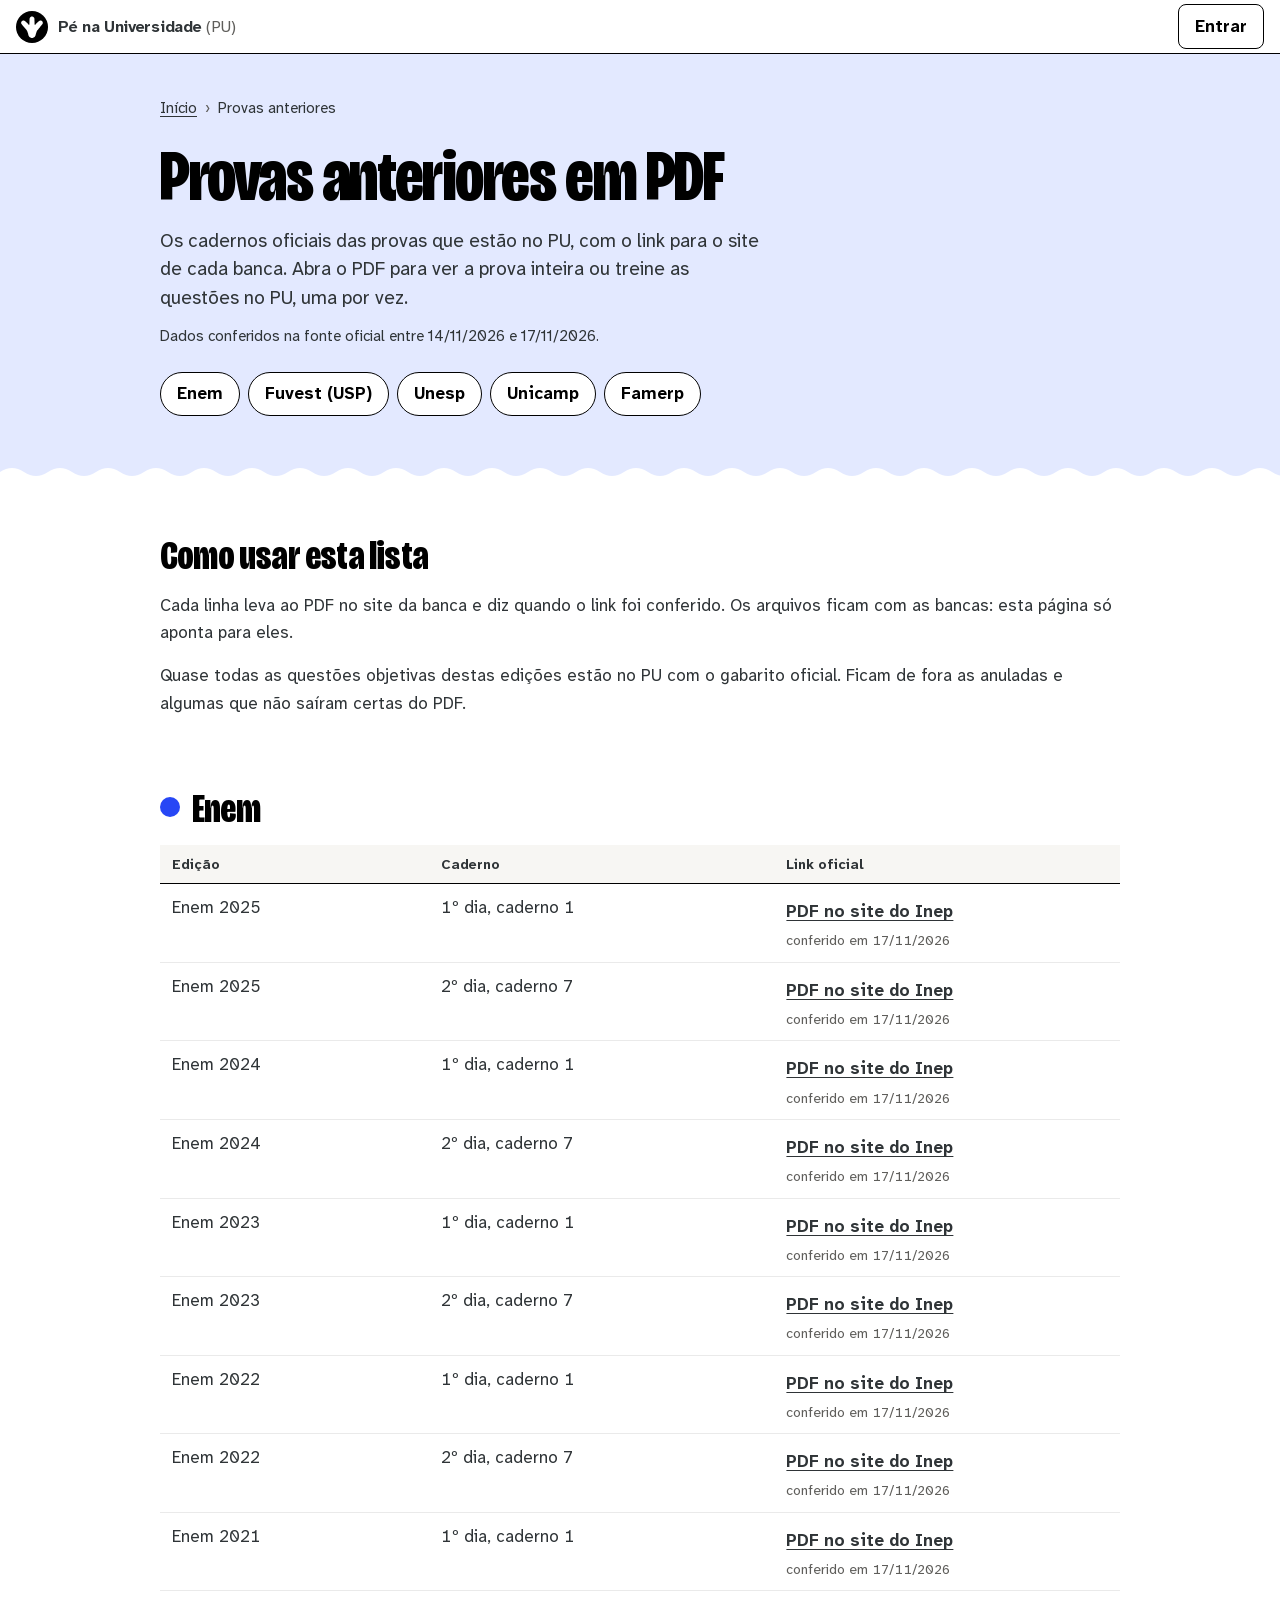
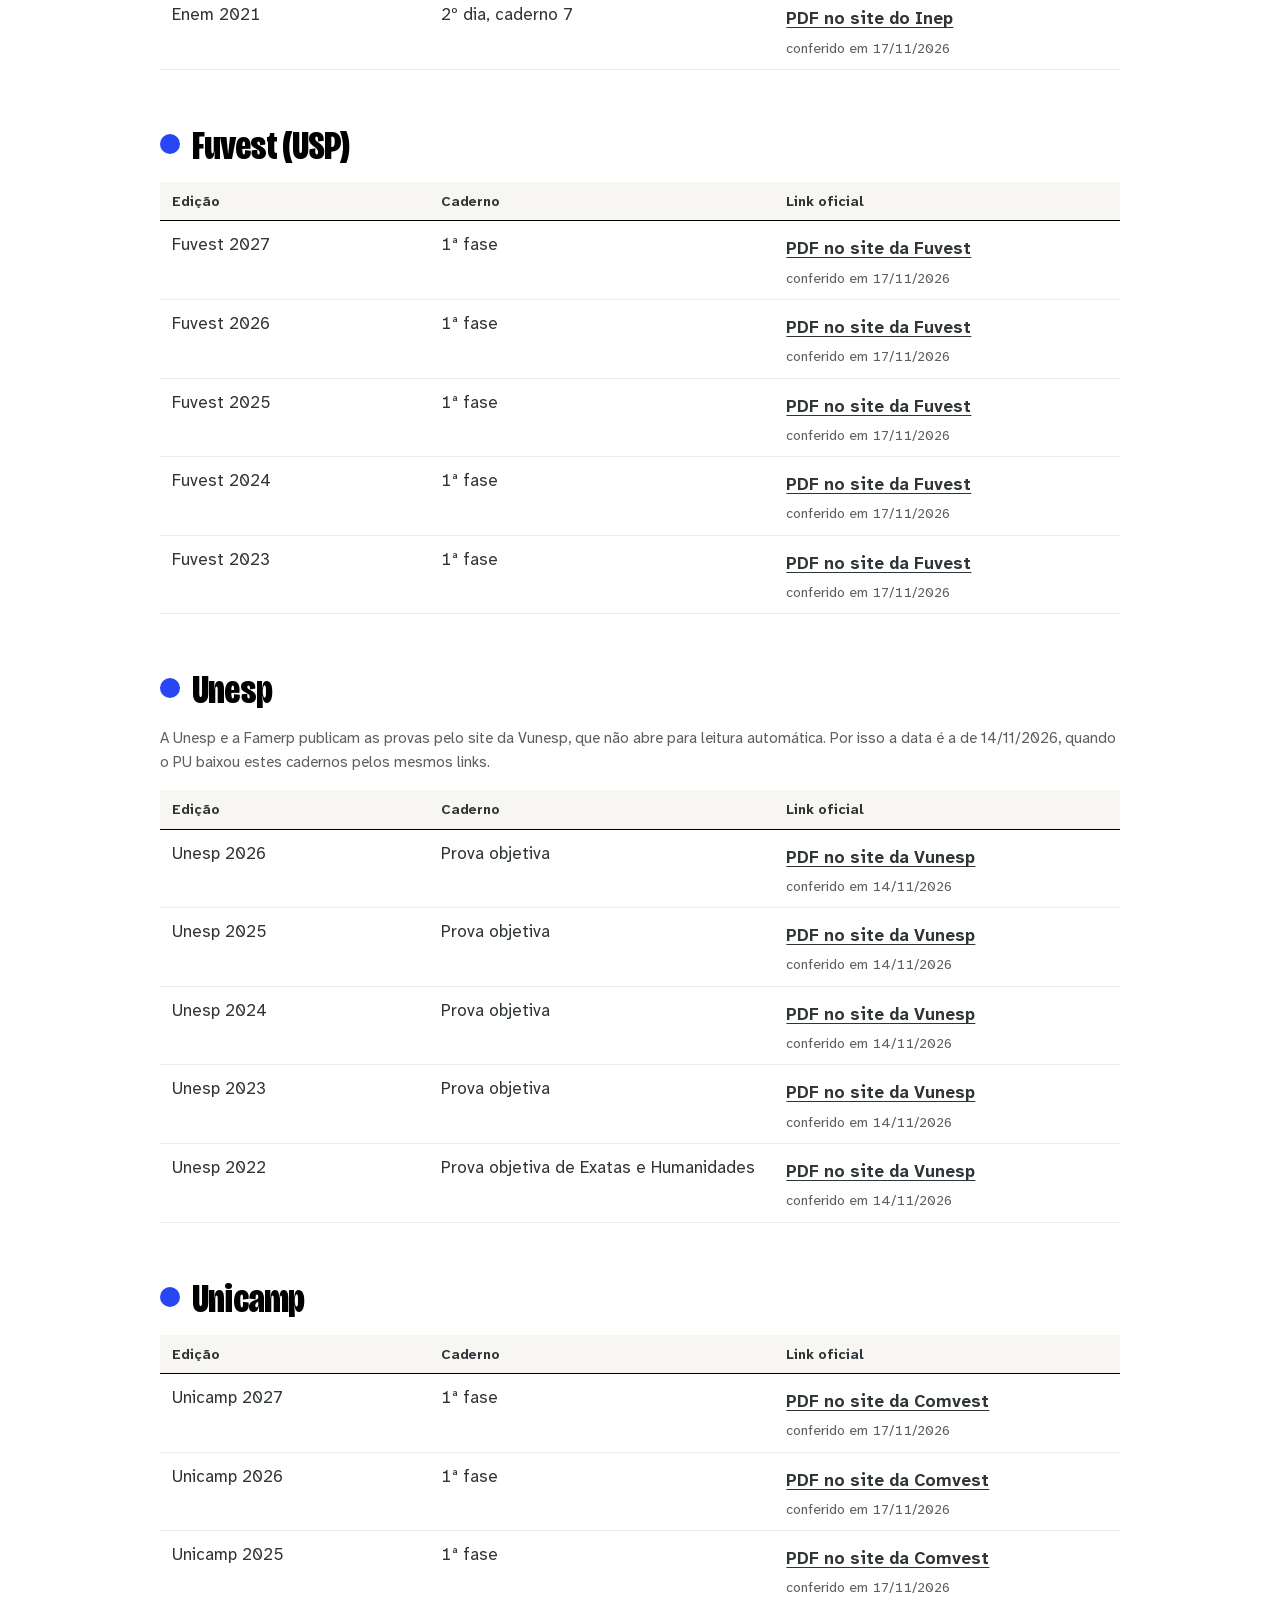
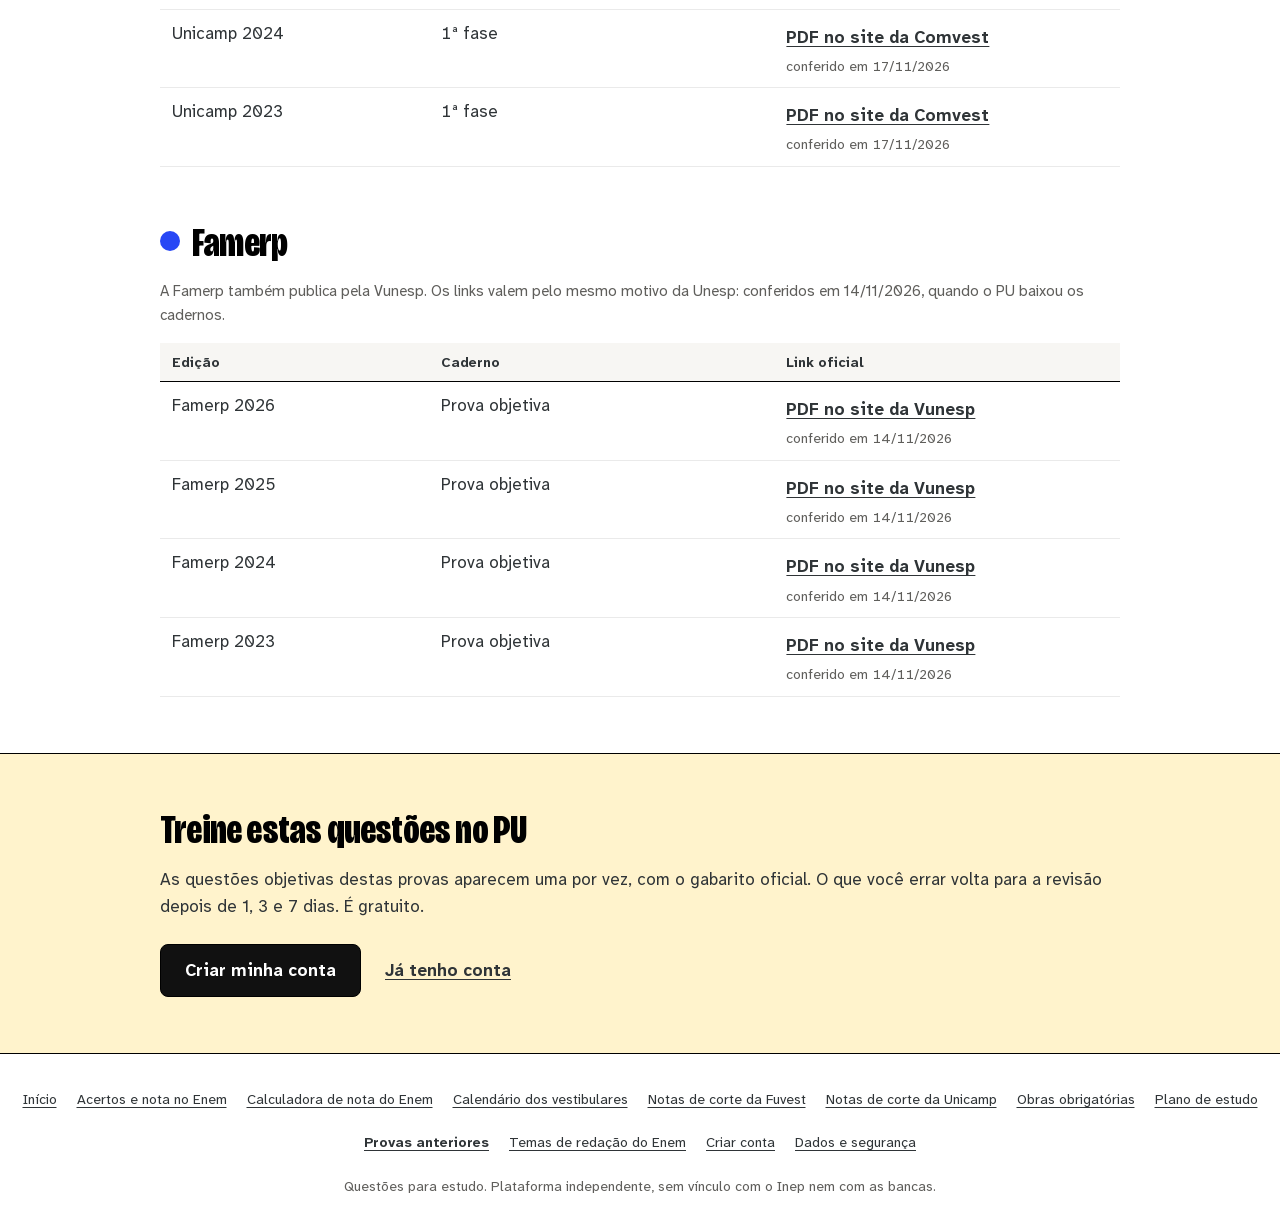
<file: provas-anteriores/index.html>
<!doctype html>
<html lang="pt-BR">
<head>
<meta charset="utf-8">
<meta http-equiv="Content-Security-Policy" content="default-src 'self'; script-src 'none'; style-src 'self'; img-src 'self' data:; font-src 'self'; connect-src 'none'; object-src 'none'; base-uri 'none'; form-action 'none'">
<meta name="viewport" content="width=device-width, initial-scale=1, viewport-fit=cover">
<meta name="theme-color" content="#FFFFFF">
<title>Provas anteriores do Enem, Fuvest, Unesp, Unicamp e Famerp em PDF</title>
<meta name="description" content="Cadernos oficiais das provas objetivas do Enem, Fuvest (USP), Unesp, Unicamp e Famerp, com o link da banca e a data da conferência. Treine as questões no PU.">
<link rel="canonical" href="https://pu.gingamidia.com/provas-anteriores/">
<meta property="og:type" content="website">
<meta property="og:locale" content="pt_BR">
<meta property="og:site_name" content="Pé na Universidade (PU)">
<meta property="og:title" content="Provas anteriores do Enem, Fuvest, Unesp, Unicamp e Famerp em PDF">
<meta property="og:description" content="Cadernos oficiais das provas objetivas do Enem, Fuvest (USP), Unesp, Unicamp e Famerp, com o link da banca e a data da conferência. Treine as questões no PU.">
<meta property="og:url" content="https://pu.gingamidia.com/provas-anteriores/">
<meta property="og:image" content="https://pu.gingamidia.com/icones/pu-compartilhamento.png">
<meta property="og:image:type" content="image/png">
<meta property="og:image:width" content="1200">
<meta property="og:image:height" content="630">
<meta property="og:image:alt" content="Pinguim de chapéu pesca um livro num barco, ao lado do texto: Estude para o vestibular uma questão por vez. É gratuito.">
<meta name="twitter:card" content="summary_large_image">
<meta name="twitter:image:alt" content="Pinguim de chapéu pesca um livro num barco, ao lado do texto: Estude para o vestibular uma questão por vez. É gratuito.">
<link rel="icon" href="/icones/pu-32.png" sizes="32x32" type="image/png">
<link rel="icon" href="/icones/pu-16.png" sizes="16x16" type="image/png">
<link rel="apple-touch-icon" href="/icones/pu-180.png">
<link rel="manifest" href="/manifest.webmanifest">
<link rel="stylesheet" href="/paginas/estilo.css?v=1290c3ebf1">
<script type="application/ld+json">{"@context":"https://schema.org","@graph":[{"@type":"Organization","@id":"https://pu.gingamidia.com/#organizacao","name":"Pé na Universidade (PU)","alternateName":"PU","url":"https://pu.gingamidia.com/","logo":"https://pu.gingamidia.com/icones/pu-512.png"},{"@type":"WebSite","@id":"https://pu.gingamidia.com/#site","name":"Pé na Universidade (PU)","url":"https://pu.gingamidia.com/","inLanguage":"pt-BR","publisher":{"@id":"https://pu.gingamidia.com/#organizacao"}},{"@type":"BreadcrumbList","itemListElement":[{"@type":"ListItem","position":1,"name":"Início","item":"https://pu.gingamidia.com/"},{"@type":"ListItem","position":2,"name":"Provas anteriores","item":"https://pu.gingamidia.com/provas-anteriores/"}]}]}</script>
</head>
<body data-tom="mar">
<a class="pular" href="#principal">Pular para o conteúdo</a>
<header class="topo"><a class="marca" href="/"><img src="/icones/pu.svg" width="32" height="32" alt=""><strong>Pé na Universidade <span>(PU)</span></strong></a><a class="entrar-topo" href="/#entrar">Entrar</a></header>
<main id="principal" tabindex="-1">
<div class="faixa faixa-topo"><div class="miolo">
<nav class="migalhas" aria-label="Você está em"><ol><li><a href="/">Início</a></li><li aria-current="page">Provas anteriores</li></ol></nav>
<h1>Provas anteriores em PDF</h1>
<p class="apoio">Os cadernos oficiais das provas que estão no PU, com o link para o site de cada banca. Abra o PDF para ver a prova inteira ou treine as questões no PU, uma por vez.</p>
<p class="conferencia" data-conferencia="2026-11-17">Dados conferidos na fonte oficial entre <time datetime="2026-11-14">14/11/2026</time> e <time datetime="2026-11-17">17/11/2026</time>.</p>
<nav class="sumario" aria-label="Nesta página"><ul><li><a href="#enem">Enem</a></li><li><a href="#fuvest">Fuvest (USP)</a></li><li><a href="#unesp">Unesp</a></li><li><a href="#unicamp">Unicamp</a></li><li><a href="#famerp">Famerp</a></li></ul></nav>
</div></div>
<div class="onda" aria-hidden="true"></div>
<div class="faixa"><section class="miolo bloco" aria-labelledby="t-como-usar-esta-lista">
<h2 id="t-como-usar-esta-lista">Como usar esta lista</h2>
<p>Cada linha leva ao PDF no site da banca e diz quando o link foi conferido. Os arquivos ficam com as bancas: esta página só aponta para eles.</p>
<p>Quase todas as questões objetivas destas edições estão no PU com o gabarito oficial. Ficam de fora as anuladas e algumas que não saíram certas do PDF.</p>
</section></div>
<div class="faixa"><section class="miolo bloco dados" id="enem" aria-labelledby="t-enem">
<h2 id="t-enem">Enem</h2>
<table><thead><tr><th scope="col">Edição</th><th scope="col">Caderno</th><th scope="col">Link oficial</th></tr></thead><tbody>
<tr data-dado data-fonte="https://download.inep.gov.br/enem/provas_e_gabaritos/2025_PV_impresso_D1_CD1.pdf" data-conferido="2026-11-17"><td data-rotulo="Edição">Enem 2025</td><td data-rotulo="Caderno">1º dia, caderno 1</td><td data-rotulo="Link oficial"><a href="https://download.inep.gov.br/enem/provas_e_gabaritos/2025_PV_impresso_D1_CD1.pdf">PDF no site do Inep</a> <small>conferido em 17/11/2026</small></td></tr>
<tr data-dado data-fonte="https://download.inep.gov.br/enem/provas_e_gabaritos/2025_PV_impresso_D2_CD7.pdf" data-conferido="2026-11-17"><td data-rotulo="Edição">Enem 2025</td><td data-rotulo="Caderno">2º dia, caderno 7</td><td data-rotulo="Link oficial"><a href="https://download.inep.gov.br/enem/provas_e_gabaritos/2025_PV_impresso_D2_CD7.pdf">PDF no site do Inep</a> <small>conferido em 17/11/2026</small></td></tr>
<tr data-dado data-fonte="https://download.inep.gov.br/enem/provas_e_gabaritos/2024_PV_impresso_D1_CD1.pdf" data-conferido="2026-11-17"><td data-rotulo="Edição">Enem 2024</td><td data-rotulo="Caderno">1º dia, caderno 1</td><td data-rotulo="Link oficial"><a href="https://download.inep.gov.br/enem/provas_e_gabaritos/2024_PV_impresso_D1_CD1.pdf">PDF no site do Inep</a> <small>conferido em 17/11/2026</small></td></tr>
<tr data-dado data-fonte="https://download.inep.gov.br/enem/provas_e_gabaritos/2024_PV_impresso_D2_CD7.pdf" data-conferido="2026-11-17"><td data-rotulo="Edição">Enem 2024</td><td data-rotulo="Caderno">2º dia, caderno 7</td><td data-rotulo="Link oficial"><a href="https://download.inep.gov.br/enem/provas_e_gabaritos/2024_PV_impresso_D2_CD7.pdf">PDF no site do Inep</a> <small>conferido em 17/11/2026</small></td></tr>
<tr data-dado data-fonte="https://download.inep.gov.br/enem/provas_e_gabaritos/2023_PV_impresso_D1_CD1.pdf" data-conferido="2026-11-17"><td data-rotulo="Edição">Enem 2023</td><td data-rotulo="Caderno">1º dia, caderno 1</td><td data-rotulo="Link oficial"><a href="https://download.inep.gov.br/enem/provas_e_gabaritos/2023_PV_impresso_D1_CD1.pdf">PDF no site do Inep</a> <small>conferido em 17/11/2026</small></td></tr>
<tr data-dado data-fonte="https://download.inep.gov.br/enem/provas_e_gabaritos/2023_PV_impresso_D2_CD7.pdf" data-conferido="2026-11-17"><td data-rotulo="Edição">Enem 2023</td><td data-rotulo="Caderno">2º dia, caderno 7</td><td data-rotulo="Link oficial"><a href="https://download.inep.gov.br/enem/provas_e_gabaritos/2023_PV_impresso_D2_CD7.pdf">PDF no site do Inep</a> <small>conferido em 17/11/2026</small></td></tr>
<tr data-dado data-fonte="https://download.inep.gov.br/enem/provas_e_gabaritos/2022_PV_impresso_D1_CD1.pdf" data-conferido="2026-11-17"><td data-rotulo="Edição">Enem 2022</td><td data-rotulo="Caderno">1º dia, caderno 1</td><td data-rotulo="Link oficial"><a href="https://download.inep.gov.br/enem/provas_e_gabaritos/2022_PV_impresso_D1_CD1.pdf">PDF no site do Inep</a> <small>conferido em 17/11/2026</small></td></tr>
<tr data-dado data-fonte="https://download.inep.gov.br/enem/provas_e_gabaritos/2022_PV_impresso_D2_CD7.pdf" data-conferido="2026-11-17"><td data-rotulo="Edição">Enem 2022</td><td data-rotulo="Caderno">2º dia, caderno 7</td><td data-rotulo="Link oficial"><a href="https://download.inep.gov.br/enem/provas_e_gabaritos/2022_PV_impresso_D2_CD7.pdf">PDF no site do Inep</a> <small>conferido em 17/11/2026</small></td></tr>
<tr data-dado data-fonte="https://download.inep.gov.br/enem/provas_e_gabaritos/2021_PV_impresso_D1_CD1.pdf" data-conferido="2026-11-17"><td data-rotulo="Edição">Enem 2021</td><td data-rotulo="Caderno">1º dia, caderno 1</td><td data-rotulo="Link oficial"><a href="https://download.inep.gov.br/enem/provas_e_gabaritos/2021_PV_impresso_D1_CD1.pdf">PDF no site do Inep</a> <small>conferido em 17/11/2026</small></td></tr>
<tr data-dado data-fonte="https://download.inep.gov.br/enem/provas_e_gabaritos/2021_PV_impresso_D2_CD7.pdf" data-conferido="2026-11-17"><td data-rotulo="Edição">Enem 2021</td><td data-rotulo="Caderno">2º dia, caderno 7</td><td data-rotulo="Link oficial"><a href="https://download.inep.gov.br/enem/provas_e_gabaritos/2021_PV_impresso_D2_CD7.pdf">PDF no site do Inep</a> <small>conferido em 17/11/2026</small></td></tr>
</tbody></table>
</section></div>
<div class="faixa"><section class="miolo bloco dados" id="fuvest" aria-labelledby="t-fuvest">
<h2 id="t-fuvest">Fuvest (USP)</h2>
<table><thead><tr><th scope="col">Edição</th><th scope="col">Caderno</th><th scope="col">Link oficial</th></tr></thead><tbody>
<tr data-dado data-fonte="https://www.fuvest.br/wp-content/uploads/fuvest2027-fase1-prova-V1.pdf" data-conferido="2026-11-17"><td data-rotulo="Edição">Fuvest 2027</td><td data-rotulo="Caderno">1ª fase</td><td data-rotulo="Link oficial"><a href="https://www.fuvest.br/wp-content/uploads/fuvest2027-fase1-prova-V1.pdf">PDF no site da Fuvest</a> <small>conferido em 17/11/2026</small></td></tr>
<tr data-dado data-fonte="https://www.fuvest.br/wp-content/uploads/fuvest2026-fase1-prova-V1.pdf" data-conferido="2026-11-17"><td data-rotulo="Edição">Fuvest 2026</td><td data-rotulo="Caderno">1ª fase</td><td data-rotulo="Link oficial"><a href="https://www.fuvest.br/wp-content/uploads/fuvest2026-fase1-prova-V1.pdf">PDF no site da Fuvest</a> <small>conferido em 17/11/2026</small></td></tr>
<tr data-dado data-fonte="https://www.fuvest.br/wp-content/uploads/fuvest2025_primeira_fase_prova_V1.pdf" data-conferido="2026-11-17"><td data-rotulo="Edição">Fuvest 2025</td><td data-rotulo="Caderno">1ª fase</td><td data-rotulo="Link oficial"><a href="https://www.fuvest.br/wp-content/uploads/fuvest2025_primeira_fase_prova_V1.pdf">PDF no site da Fuvest</a> <small>conferido em 17/11/2026</small></td></tr>
<tr data-dado data-fonte="https://www.fuvest.br/wp-content/uploads/fuvest2024_primeira_fase_prova_V.pdf" data-conferido="2026-11-17"><td data-rotulo="Edição">Fuvest 2024</td><td data-rotulo="Caderno">1ª fase</td><td data-rotulo="Link oficial"><a href="https://www.fuvest.br/wp-content/uploads/fuvest2024_primeira_fase_prova_V.pdf">PDF no site da Fuvest</a> <small>conferido em 17/11/2026</small></td></tr>
<tr data-dado data-fonte="https://www.fuvest.br/wp-content/uploads/fuvest2023_primeira_fase_prova_V.pdf" data-conferido="2026-11-17"><td data-rotulo="Edição">Fuvest 2023</td><td data-rotulo="Caderno">1ª fase</td><td data-rotulo="Link oficial"><a href="https://www.fuvest.br/wp-content/uploads/fuvest2023_primeira_fase_prova_V.pdf">PDF no site da Fuvest</a> <small>conferido em 17/11/2026</small></td></tr>
</tbody></table>
</section></div>
<div class="faixa"><section class="miolo bloco dados" id="unesp" aria-labelledby="t-unesp">
<h2 id="t-unesp">Unesp</h2>
<p class="nota">A Unesp e a Famerp publicam as provas pelo site da Vunesp, que não abre para leitura automática. Por isso a data é a de 14/11/2026, quando o PU baixou estes cadernos pelos mesmos links.</p>
<table><thead><tr><th scope="col">Edição</th><th scope="col">Caderno</th><th scope="col">Link oficial</th></tr></thead><tbody>
<tr data-dado data-fonte="https://documento.vunesp.com.br/documento/stream/NzQ2NDIyMA%3d%3d" data-conferido="2026-11-14"><td data-rotulo="Edição">Unesp 2026</td><td data-rotulo="Caderno">Prova objetiva</td><td data-rotulo="Link oficial"><a href="https://documento.vunesp.com.br/documento/stream/NzQ2NDIyMA%3d%3d">PDF no site da Vunesp</a> <small>conferido em 14/11/2026</small></td></tr>
<tr data-dado data-fonte="https://documento.vunesp.com.br/documento/stream/NjU5MzI0Mg%3d%3d" data-conferido="2026-11-14"><td data-rotulo="Edição">Unesp 2025</td><td data-rotulo="Caderno">Prova objetiva</td><td data-rotulo="Link oficial"><a href="https://documento.vunesp.com.br/documento/stream/NjU5MzI0Mg%3d%3d">PDF no site da Vunesp</a> <small>conferido em 14/11/2026</small></td></tr>
<tr data-dado data-fonte="https://documento.vunesp.com.br/documento/stream/NTM0MTAyMA%3d%3d" data-conferido="2026-11-14"><td data-rotulo="Edição">Unesp 2024</td><td data-rotulo="Caderno">Prova objetiva</td><td data-rotulo="Link oficial"><a href="https://documento.vunesp.com.br/documento/stream/NTM0MTAyMA%3d%3d">PDF no site da Vunesp</a> <small>conferido em 14/11/2026</small></td></tr>
<tr data-dado data-fonte="https://documento.vunesp.com.br/documento/stream/MzE3NTk4Mg%3d%3d" data-conferido="2026-11-14"><td data-rotulo="Edição">Unesp 2023</td><td data-rotulo="Caderno">Prova objetiva</td><td data-rotulo="Link oficial"><a href="https://documento.vunesp.com.br/documento/stream/MzE3NTk4Mg%3d%3d">PDF no site da Vunesp</a> <small>conferido em 14/11/2026</small></td></tr>
<tr data-dado data-fonte="https://documento.vunesp.com.br/documento/stream/MjQxNjU0OA%3d%3d" data-conferido="2026-11-14"><td data-rotulo="Edição">Unesp 2022</td><td data-rotulo="Caderno">Prova objetiva de Exatas e Humanidades</td><td data-rotulo="Link oficial"><a href="https://documento.vunesp.com.br/documento/stream/MjQxNjU0OA%3d%3d">PDF no site da Vunesp</a> <small>conferido em 14/11/2026</small></td></tr>
</tbody></table>
</section></div>
<div class="faixa"><section class="miolo bloco dados" id="unicamp" aria-labelledby="t-unicamp">
<h2 id="t-unicamp">Unicamp</h2>
<table><thead><tr><th scope="col">Edição</th><th scope="col">Caderno</th><th scope="col">Link oficial</th></tr></thead><tbody>
<tr data-dado data-fonte="https://www.comvest.unicamp.br/vest2027/F1/F1_2027_Q_Y.pdf" data-conferido="2026-11-17"><td data-rotulo="Edição">Unicamp 2027</td><td data-rotulo="Caderno">1ª fase</td><td data-rotulo="Link oficial"><a href="https://www.comvest.unicamp.br/vest2027/F1/F1_2027_Q_Y.pdf">PDF no site da Comvest</a> <small>conferido em 17/11/2026</small></td></tr>
<tr data-dado data-fonte="https://www.comvest.unicamp.br/vest2026/F1/f12026Q_X.pdf" data-conferido="2026-11-17"><td data-rotulo="Edição">Unicamp 2026</td><td data-rotulo="Caderno">1ª fase</td><td data-rotulo="Link oficial"><a href="https://www.comvest.unicamp.br/vest2026/F1/f12026Q_X.pdf">PDF no site da Comvest</a> <small>conferido em 17/11/2026</small></td></tr>
<tr data-dado data-fonte="https://www.comvest.unicamp.br/vest2025/F1/f12025Q_Z.pdf" data-conferido="2026-11-17"><td data-rotulo="Edição">Unicamp 2025</td><td data-rotulo="Caderno">1ª fase</td><td data-rotulo="Link oficial"><a href="https://www.comvest.unicamp.br/vest2025/F1/f12025Q_Z.pdf">PDF no site da Comvest</a> <small>conferido em 17/11/2026</small></td></tr>
<tr data-dado data-fonte="https://www.comvest.unicamp.br/vest2024/F1/f12024Q_Y.pdf" data-conferido="2026-11-17"><td data-rotulo="Edição">Unicamp 2024</td><td data-rotulo="Caderno">1ª fase</td><td data-rotulo="Link oficial"><a href="https://www.comvest.unicamp.br/vest2024/F1/f12024Q_Y.pdf">PDF no site da Comvest</a> <small>conferido em 17/11/2026</small></td></tr>
<tr data-dado data-fonte="https://www.comvest.unicamp.br/vest2023/F1/f12023Q_Z.pdf" data-conferido="2026-11-17"><td data-rotulo="Edição">Unicamp 2023</td><td data-rotulo="Caderno">1ª fase</td><td data-rotulo="Link oficial"><a href="https://www.comvest.unicamp.br/vest2023/F1/f12023Q_Z.pdf">PDF no site da Comvest</a> <small>conferido em 17/11/2026</small></td></tr>
</tbody></table>
</section></div>
<div class="faixa"><section class="miolo bloco dados" id="famerp" aria-labelledby="t-famerp">
<h2 id="t-famerp">Famerp</h2>
<p class="nota">A Famerp também publica pela Vunesp. Os links valem pelo mesmo motivo da Unesp: conferidos em 14/11/2026, quando o PU baixou os cadernos.</p>
<table><thead><tr><th scope="col">Edição</th><th scope="col">Caderno</th><th scope="col">Link oficial</th></tr></thead><tbody>
<tr data-dado data-fonte="https://documento.vunesp.com.br/documento/stream/NzUyMjIyNQ%3d%3d" data-conferido="2026-11-14"><td data-rotulo="Edição">Famerp 2026</td><td data-rotulo="Caderno">Prova objetiva</td><td data-rotulo="Link oficial"><a href="https://documento.vunesp.com.br/documento/stream/NzUyMjIyNQ%3d%3d">PDF no site da Vunesp</a> <small>conferido em 14/11/2026</small></td></tr>
<tr data-dado data-fonte="https://documento.vunesp.com.br/documento/stream/NjY1MTk1Nw%3d%3d" data-conferido="2026-11-14"><td data-rotulo="Edição">Famerp 2025</td><td data-rotulo="Caderno">Prova objetiva</td><td data-rotulo="Link oficial"><a href="https://documento.vunesp.com.br/documento/stream/NjY1MTk1Nw%3d%3d">PDF no site da Vunesp</a> <small>conferido em 14/11/2026</small></td></tr>
<tr data-dado data-fonte="https://documento.vunesp.com.br/documento/stream/NTY0Mzg3MA%3d%3d" data-conferido="2026-11-14"><td data-rotulo="Edição">Famerp 2024</td><td data-rotulo="Caderno">Prova objetiva</td><td data-rotulo="Link oficial"><a href="https://documento.vunesp.com.br/documento/stream/NTY0Mzg3MA%3d%3d">PDF no site da Vunesp</a> <small>conferido em 14/11/2026</small></td></tr>
<tr data-dado data-fonte="https://documento.vunesp.com.br/documento/stream/MzIxMTE5OA%3d%3d" data-conferido="2026-11-14"><td data-rotulo="Edição">Famerp 2023</td><td data-rotulo="Caderno">Prova objetiva</td><td data-rotulo="Link oficial"><a href="https://documento.vunesp.com.br/documento/stream/MzIxMTE5OA%3d%3d">PDF no site da Vunesp</a> <small>conferido em 14/11/2026</small></td></tr>
</tbody></table>
</section></div>
<div class="faixa faixa-chamada"><section class="miolo chamada" aria-labelledby="t-chamada">
<h2 id="t-chamada">Treine estas questões no PU</h2>
<p>As questões objetivas destas provas aparecem uma por vez, com o gabarito oficial. O que você errar volta para a revisão depois de 1, 3 e 7 dias. É gratuito.</p>
<p class="acoes"><a class="botao" href="/criar-conta/">Criar minha conta</a> <a class="entrar" href="/#entrar">Já tenho conta</a></p>
</section></div>
</main>
<footer><nav aria-label="Páginas do PU"><ul><li><a href="/">Início</a></li><li><a href="/acertos-e-nota-enem/">Acertos e nota no Enem</a></li><li><a href="/calculadora-nota-enem/">Calculadora de nota do Enem</a></li><li><a href="/calendario-vestibulares/">Calendário dos vestibulares</a></li><li><a href="/notas-de-corte/fuvest/">Notas de corte da Fuvest</a></li><li><a href="/notas-de-corte/unicamp/">Notas de corte da Unicamp</a></li><li><a href="/obras-obrigatorias/">Obras obrigatórias</a></li><li><a href="/plano-de-estudo/">Plano de estudo</a></li><li><a href="/provas-anteriores/" aria-current="page">Provas anteriores</a></li><li><a href="/temas-de-redacao-enem/">Temas de redação do Enem</a></li><li><a href="/criar-conta/">Criar conta</a></li><li><a href="/#privacidade">Dados e segurança</a></li></ul></nav>
<p>Questões para estudo. Plataforma independente, sem vínculo com o Inep nem com as bancas.</p></footer>
</body>
</html>
</file>
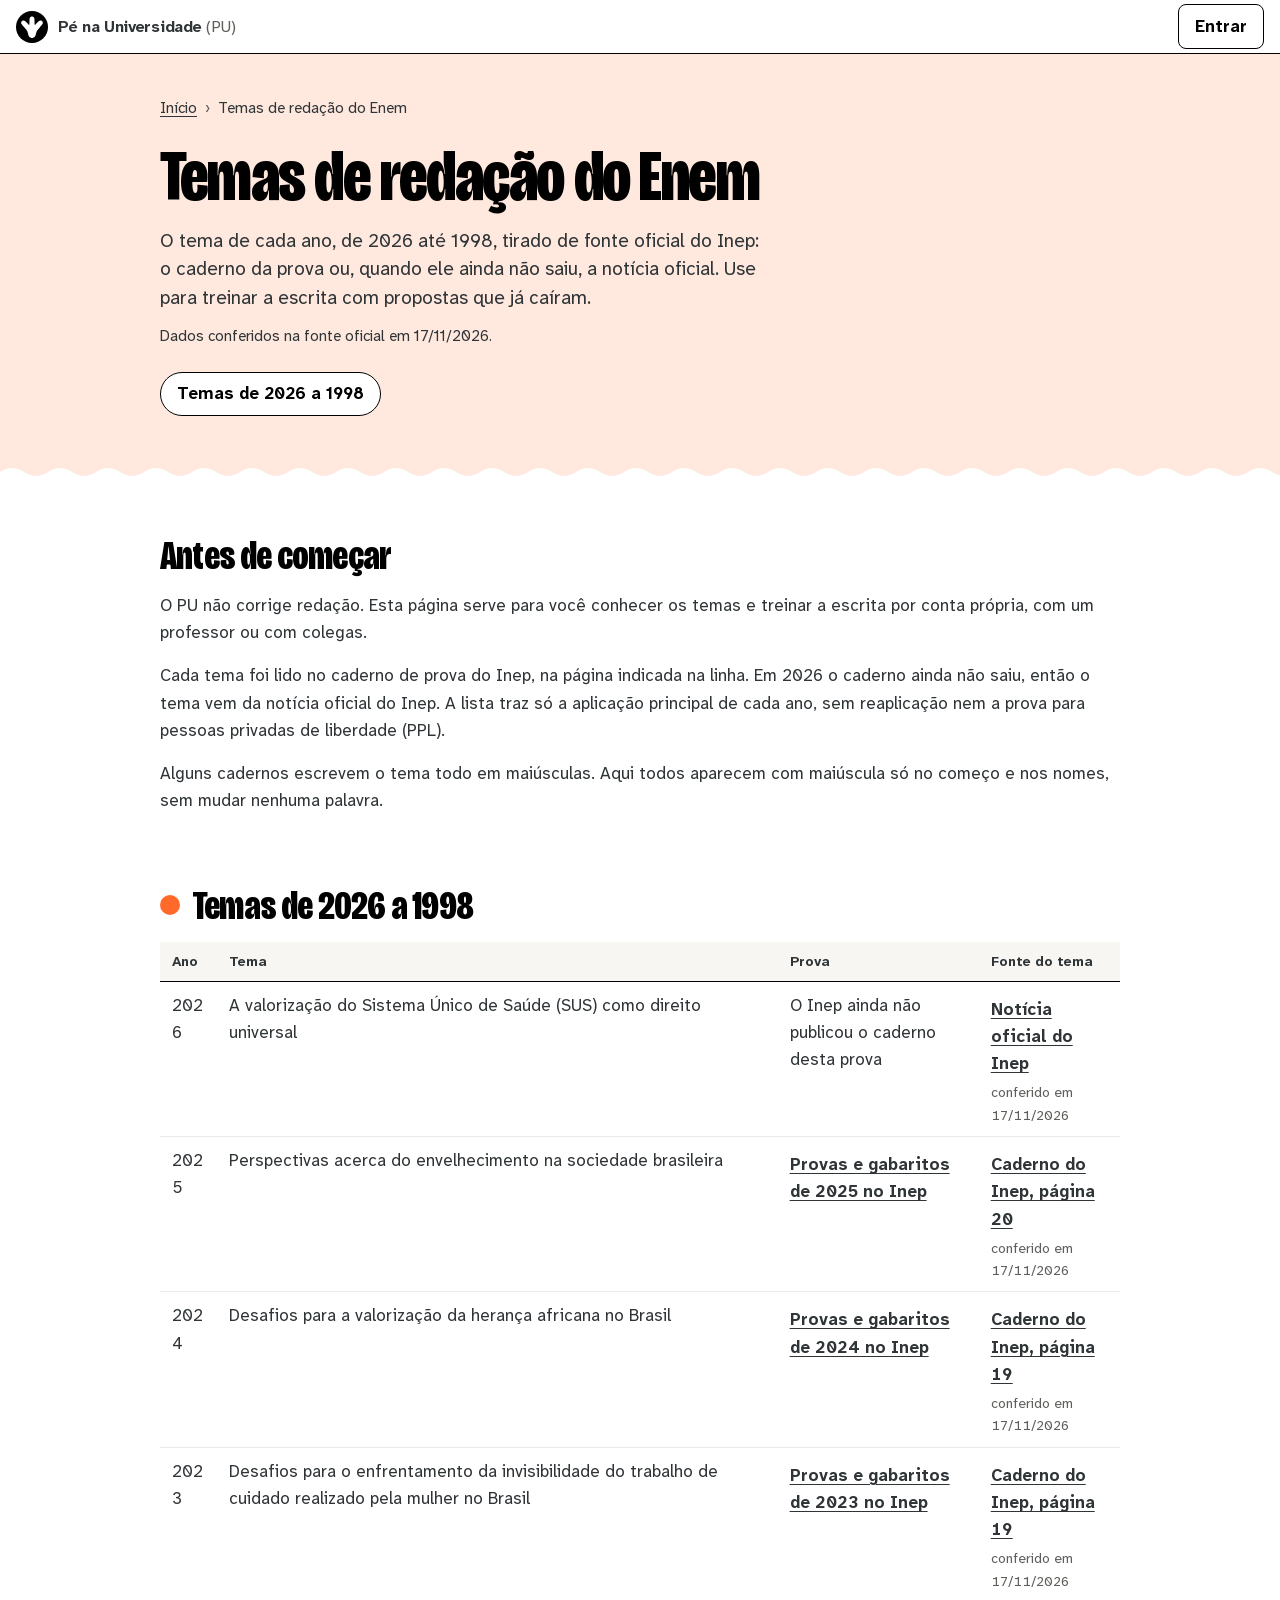
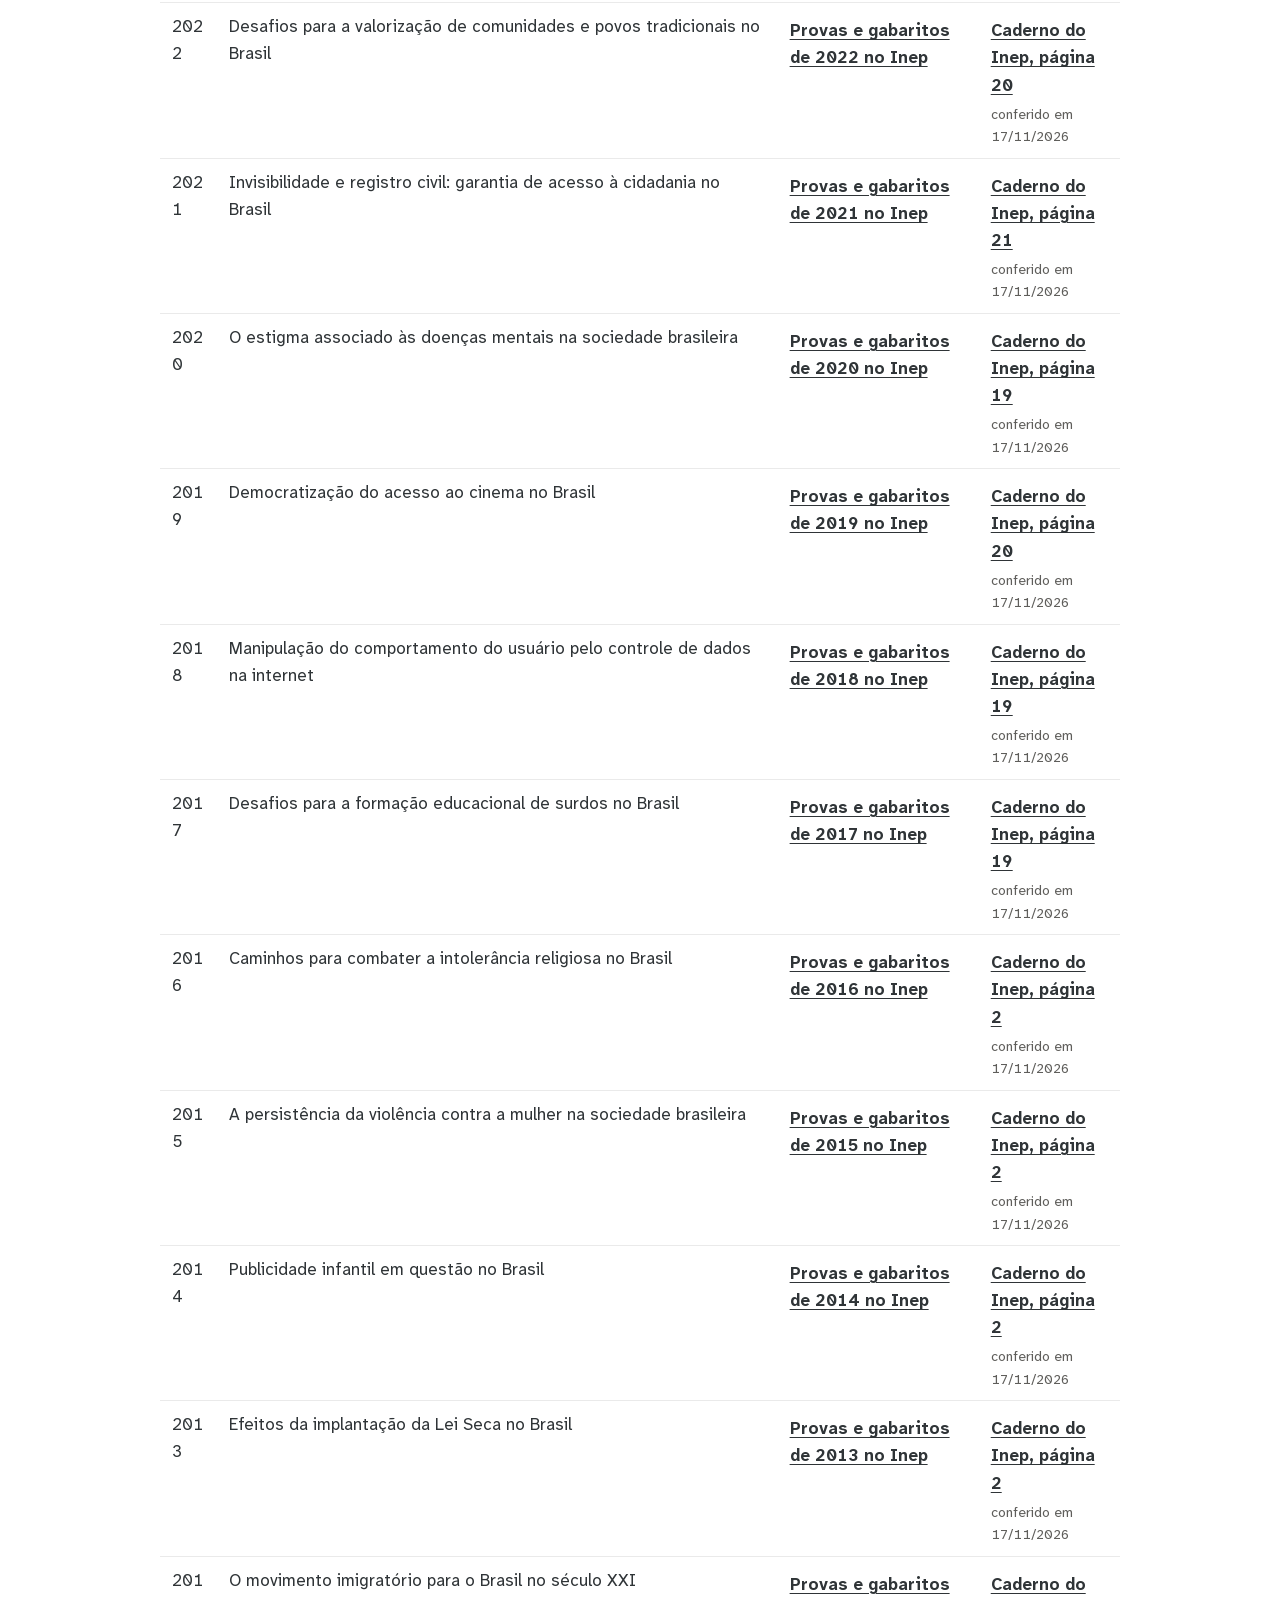
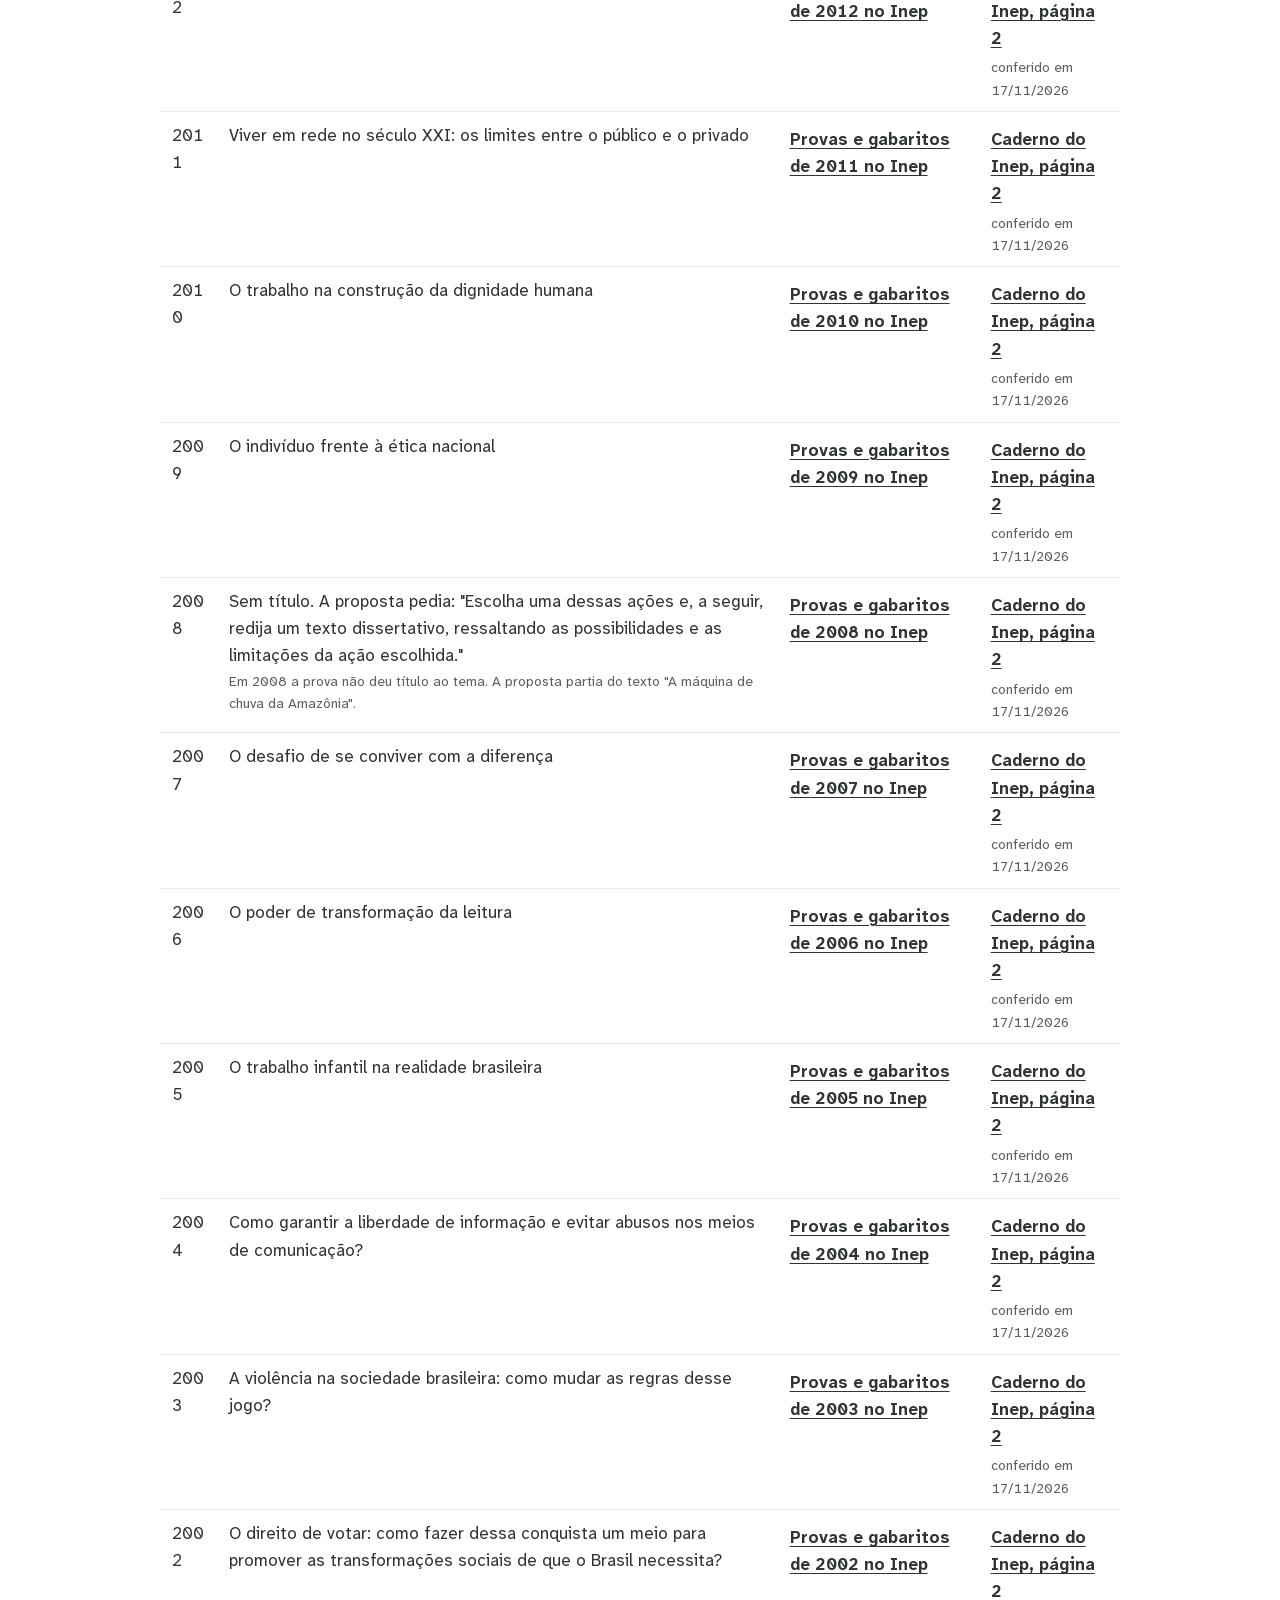
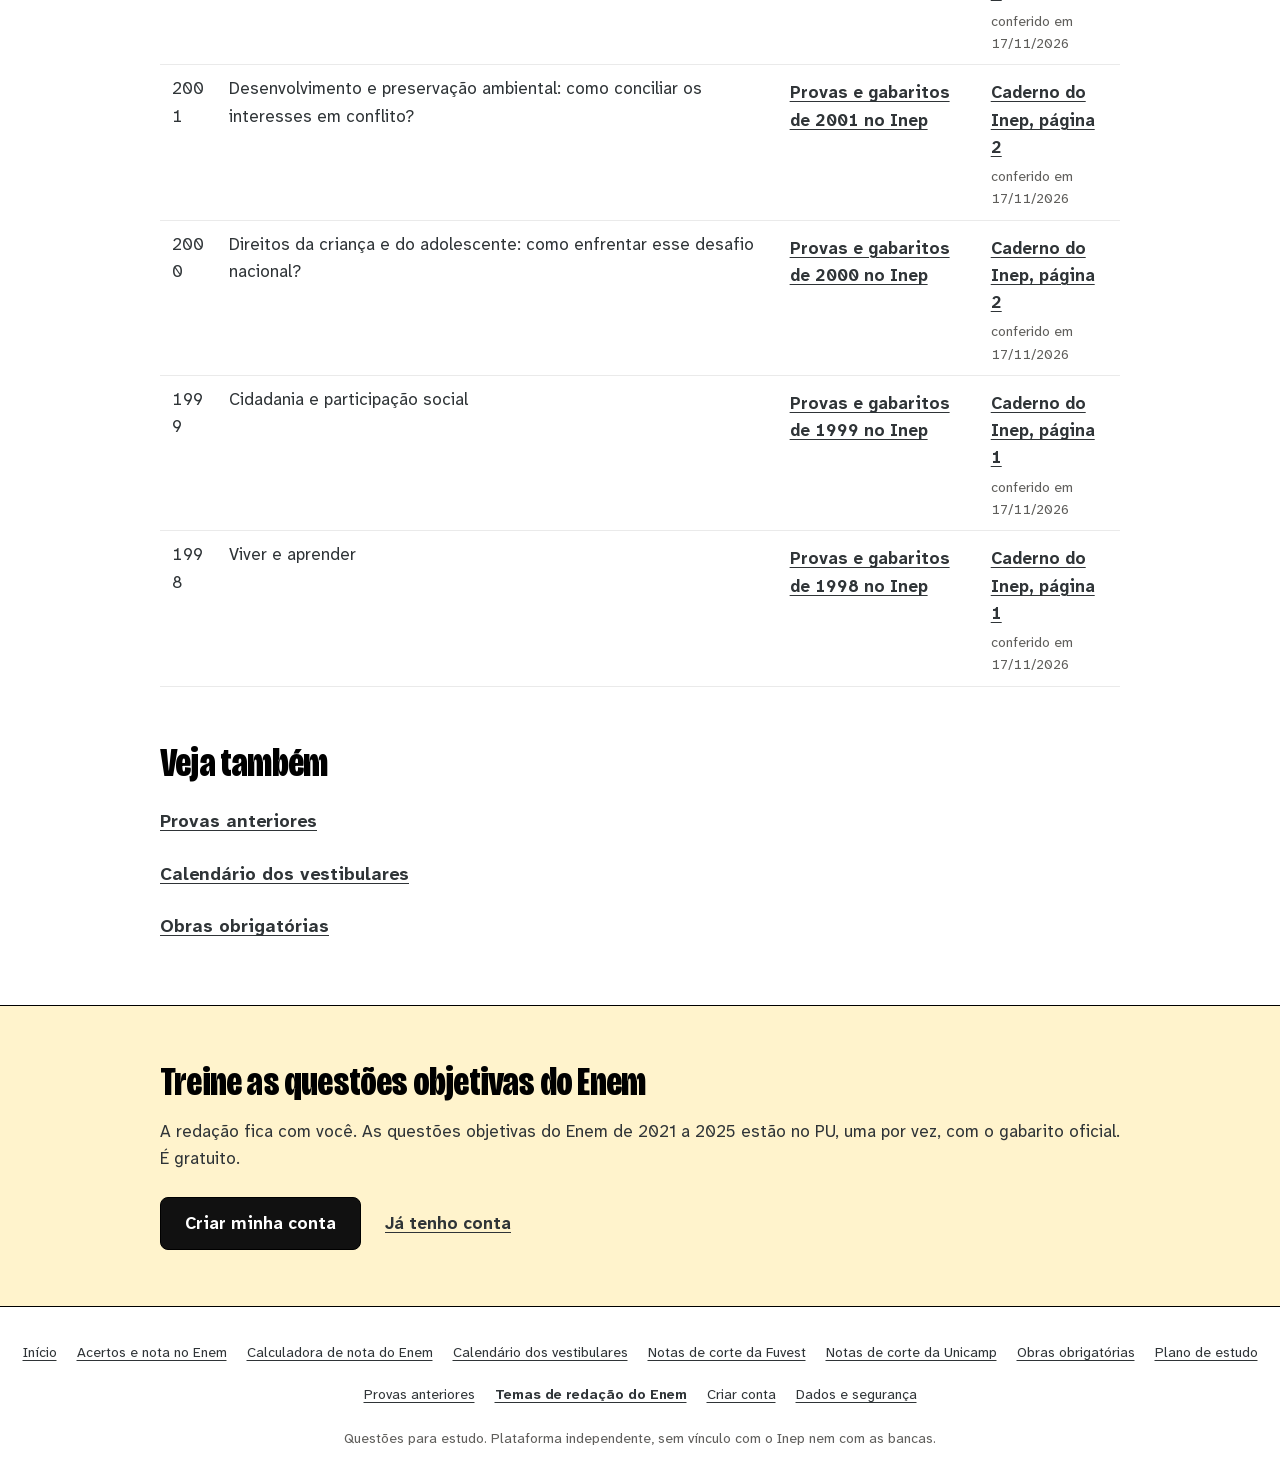
<file: temas-de-redacao-enem/index.html>
<!doctype html>
<html lang="pt-BR">
<head>
<meta charset="utf-8">
<meta http-equiv="Content-Security-Policy" content="default-src 'self'; script-src 'none'; style-src 'self'; img-src 'self' data:; font-src 'self'; connect-src 'none'; object-src 'none'; base-uri 'none'; form-action 'none'">
<meta name="viewport" content="width=device-width, initial-scale=1, viewport-fit=cover">
<meta name="theme-color" content="#FFFFFF">
<title>Temas de redação do Enem de 1998 a 2026</title>
<meta name="description" content="Todos os temas de redação do Enem de 1998 a 2026, ano a ano, com o link da prova no Inep e a fonte de cada tema. Para treinar a escrita com temas reais.">
<link rel="canonical" href="https://pu.gingamidia.com/temas-de-redacao-enem/">
<meta property="og:type" content="website">
<meta property="og:locale" content="pt_BR">
<meta property="og:site_name" content="Pé na Universidade (PU)">
<meta property="og:title" content="Temas de redação do Enem de 1998 a 2026">
<meta property="og:description" content="Todos os temas de redação do Enem de 1998 a 2026, ano a ano, com o link da prova no Inep e a fonte de cada tema. Para treinar a escrita com temas reais.">
<meta property="og:url" content="https://pu.gingamidia.com/temas-de-redacao-enem/">
<meta property="og:image" content="https://pu.gingamidia.com/icones/pu-compartilhamento.png">
<meta property="og:image:type" content="image/png">
<meta property="og:image:width" content="1200">
<meta property="og:image:height" content="630">
<meta property="og:image:alt" content="Pinguim de chapéu pesca um livro num barco, ao lado do texto: Estude para o vestibular uma questão por vez. É gratuito.">
<meta name="twitter:card" content="summary_large_image">
<meta name="twitter:image:alt" content="Pinguim de chapéu pesca um livro num barco, ao lado do texto: Estude para o vestibular uma questão por vez. É gratuito.">
<link rel="icon" href="/icones/pu-32.png" sizes="32x32" type="image/png">
<link rel="icon" href="/icones/pu-16.png" sizes="16x16" type="image/png">
<link rel="apple-touch-icon" href="/icones/pu-180.png">
<link rel="manifest" href="/manifest.webmanifest">
<link rel="stylesheet" href="/paginas/estilo.css?v=1290c3ebf1">
<script type="application/ld+json">{"@context":"https://schema.org","@graph":[{"@type":"Organization","@id":"https://pu.gingamidia.com/#organizacao","name":"Pé na Universidade (PU)","alternateName":"PU","url":"https://pu.gingamidia.com/","logo":"https://pu.gingamidia.com/icones/pu-512.png"},{"@type":"WebSite","@id":"https://pu.gingamidia.com/#site","name":"Pé na Universidade (PU)","url":"https://pu.gingamidia.com/","inLanguage":"pt-BR","publisher":{"@id":"https://pu.gingamidia.com/#organizacao"}},{"@type":"BreadcrumbList","itemListElement":[{"@type":"ListItem","position":1,"name":"Início","item":"https://pu.gingamidia.com/"},{"@type":"ListItem","position":2,"name":"Temas de redação do Enem","item":"https://pu.gingamidia.com/temas-de-redacao-enem/"}]}]}</script>
</head>
<body data-tom="boia">
<a class="pular" href="#principal">Pular para o conteúdo</a>
<header class="topo"><a class="marca" href="/"><img src="/icones/pu.svg" width="32" height="32" alt=""><strong>Pé na Universidade <span>(PU)</span></strong></a><a class="entrar-topo" href="/#entrar">Entrar</a></header>
<main id="principal" tabindex="-1">
<div class="faixa faixa-topo"><div class="miolo">
<nav class="migalhas" aria-label="Você está em"><ol><li><a href="/">Início</a></li><li aria-current="page">Temas de redação do Enem</li></ol></nav>
<h1>Temas de redação do Enem</h1>
<p class="apoio">O tema de cada ano, de 2026 até 1998, tirado de fonte oficial do Inep: o caderno da prova ou, quando ele ainda não saiu, a notícia oficial. Use para treinar a escrita com propostas que já caíram.</p>
<p class="conferencia" data-conferencia="2026-11-17">Dados conferidos na fonte oficial em <time datetime="2026-11-17">17/11/2026</time>.</p>
<nav class="sumario" aria-label="Nesta página"><ul><li><a href="#temas">Temas de 2026 a 1998</a></li></ul></nav>
</div></div>
<div class="onda" aria-hidden="true"></div>
<div class="faixa"><section class="miolo bloco" aria-labelledby="t-antes-de-come-ar">
<h2 id="t-antes-de-come-ar">Antes de começar</h2>
<p>O PU não corrige redação. Esta página serve para você conhecer os temas e treinar a escrita por conta própria, com um professor ou com colegas.</p>
<p>Cada tema foi lido no caderno de prova do Inep, na página indicada na linha. Em 2026 o caderno ainda não saiu, então o tema vem da notícia oficial do Inep. A lista traz só a aplicação principal de cada ano, sem reaplicação nem a prova para pessoas privadas de liberdade (PPL).</p>
<p>Alguns cadernos escrevem o tema todo em maiúsculas. Aqui todos aparecem com maiúscula só no começo e nos nomes, sem mudar nenhuma palavra.</p>
</section></div>
<div class="faixa"><section class="miolo bloco dados" id="temas" aria-labelledby="t-temas">
<h2 id="t-temas">Temas de 2026 a 1998</h2>
<table class="rotulada"><thead><tr><th scope="col">Ano</th><th scope="col">Tema</th><th scope="col">Prova</th><th scope="col">Fonte do tema</th></tr></thead><tbody>
<tr data-dado data-fonte="https://www.gov.br/inep/pt-br/centrais-de-conteudo/noticias/enem/tema-da-redacao-a-valorizacao-do-sistema-unico-de-saude-sus-como-direito-universal" data-conferido="2026-11-17"><td data-rotulo="Ano">2026</td><td data-rotulo="Tema">A valorização do Sistema Único de Saúde (SUS) como direito universal</td><td data-rotulo="Prova">O Inep ainda não publicou o caderno desta prova</td><td data-rotulo="Fonte do tema"><a href="https://www.gov.br/inep/pt-br/centrais-de-conteudo/noticias/enem/tema-da-redacao-a-valorizacao-do-sistema-unico-de-saude-sus-como-direito-universal">Notícia oficial do Inep</a> <small>conferido em 17/11/2026</small></td></tr>
<tr data-dado data-fonte="https://download.inep.gov.br/enem/provas_e_gabaritos/2025_PV_impresso_D1_CD1.pdf" data-conferido="2026-11-17"><td data-rotulo="Ano">2025</td><td data-rotulo="Tema">Perspectivas acerca do envelhecimento na sociedade brasileira</td><td data-rotulo="Prova"><a href="https://www.gov.br/inep/pt-br/areas-de-atuacao/avaliacao-e-exames-educacionais/enem/provas-e-gabaritos/2025">Provas e gabaritos de 2025 no Inep</a></td><td data-rotulo="Fonte do tema"><a href="https://download.inep.gov.br/enem/provas_e_gabaritos/2025_PV_impresso_D1_CD1.pdf">Caderno do Inep, página 20</a> <small>conferido em 17/11/2026</small></td></tr>
<tr data-dado data-fonte="https://download.inep.gov.br/enem/provas_e_gabaritos/2024_PV_impresso_D1_CD1.pdf" data-conferido="2026-11-17"><td data-rotulo="Ano">2024</td><td data-rotulo="Tema">Desafios para a valorização da herança africana no Brasil</td><td data-rotulo="Prova"><a href="https://www.gov.br/inep/pt-br/areas-de-atuacao/avaliacao-e-exames-educacionais/enem/provas-e-gabaritos/2024">Provas e gabaritos de 2024 no Inep</a></td><td data-rotulo="Fonte do tema"><a href="https://download.inep.gov.br/enem/provas_e_gabaritos/2024_PV_impresso_D1_CD1.pdf">Caderno do Inep, página 19</a> <small>conferido em 17/11/2026</small></td></tr>
<tr data-dado data-fonte="https://download.inep.gov.br/enem/provas_e_gabaritos/2023_PV_impresso_D1_CD1.pdf" data-conferido="2026-11-17"><td data-rotulo="Ano">2023</td><td data-rotulo="Tema">Desafios para o enfrentamento da invisibilidade do trabalho de cuidado realizado pela mulher no Brasil</td><td data-rotulo="Prova"><a href="https://www.gov.br/inep/pt-br/areas-de-atuacao/avaliacao-e-exames-educacionais/enem/provas-e-gabaritos/2023">Provas e gabaritos de 2023 no Inep</a></td><td data-rotulo="Fonte do tema"><a href="https://download.inep.gov.br/enem/provas_e_gabaritos/2023_PV_impresso_D1_CD1.pdf">Caderno do Inep, página 19</a> <small>conferido em 17/11/2026</small></td></tr>
<tr data-dado data-fonte="https://download.inep.gov.br/enem/provas_e_gabaritos/2022_PV_impresso_D1_CD1.pdf" data-conferido="2026-11-17"><td data-rotulo="Ano">2022</td><td data-rotulo="Tema">Desafios para a valorização de comunidades e povos tradicionais no Brasil</td><td data-rotulo="Prova"><a href="https://www.gov.br/inep/pt-br/areas-de-atuacao/avaliacao-e-exames-educacionais/enem/provas-e-gabaritos/2022">Provas e gabaritos de 2022 no Inep</a></td><td data-rotulo="Fonte do tema"><a href="https://download.inep.gov.br/enem/provas_e_gabaritos/2022_PV_impresso_D1_CD1.pdf">Caderno do Inep, página 20</a> <small>conferido em 17/11/2026</small></td></tr>
<tr data-dado data-fonte="https://download.inep.gov.br/enem/provas_e_gabaritos/2021_PV_impresso_D1_CD1.pdf" data-conferido="2026-11-17"><td data-rotulo="Ano">2021</td><td data-rotulo="Tema">Invisibilidade e registro civil: garantia de acesso à cidadania no Brasil</td><td data-rotulo="Prova"><a href="https://www.gov.br/inep/pt-br/areas-de-atuacao/avaliacao-e-exames-educacionais/enem/provas-e-gabaritos/2021">Provas e gabaritos de 2021 no Inep</a></td><td data-rotulo="Fonte do tema"><a href="https://download.inep.gov.br/enem/provas_e_gabaritos/2021_PV_impresso_D1_CD1.pdf">Caderno do Inep, página 21</a> <small>conferido em 17/11/2026</small></td></tr>
<tr data-dado data-fonte="https://download.inep.gov.br/enem/provas_e_gabaritos/2020_PV_impresso_D1_CD1.pdf" data-conferido="2026-11-17"><td data-rotulo="Ano">2020</td><td data-rotulo="Tema">O estigma associado às doenças mentais na sociedade brasileira</td><td data-rotulo="Prova"><a href="https://www.gov.br/inep/pt-br/areas-de-atuacao/avaliacao-e-exames-educacionais/enem/provas-e-gabaritos/2020">Provas e gabaritos de 2020 no Inep</a></td><td data-rotulo="Fonte do tema"><a href="https://download.inep.gov.br/enem/provas_e_gabaritos/2020_PV_impresso_D1_CD1.pdf">Caderno do Inep, página 19</a> <small>conferido em 17/11/2026</small></td></tr>
<tr data-dado data-fonte="https://download.inep.gov.br/educacao_basica/enem/provas/2019/2019_PV_impresso_D1_CD1.pdf" data-conferido="2026-11-17"><td data-rotulo="Ano">2019</td><td data-rotulo="Tema">Democratização do acesso ao cinema no Brasil</td><td data-rotulo="Prova"><a href="https://www.gov.br/inep/pt-br/areas-de-atuacao/avaliacao-e-exames-educacionais/enem/provas-e-gabaritos/2019">Provas e gabaritos de 2019 no Inep</a></td><td data-rotulo="Fonte do tema"><a href="https://download.inep.gov.br/educacao_basica/enem/provas/2019/2019_PV_impresso_D1_CD1.pdf">Caderno do Inep, página 20</a> <small>conferido em 17/11/2026</small></td></tr>
<tr data-dado data-fonte="https://download.inep.gov.br/educacao_basica/enem/provas/2018/2018_PV_impresso_D1_CD1.pdf" data-conferido="2026-11-17"><td data-rotulo="Ano">2018</td><td data-rotulo="Tema">Manipulação do comportamento do usuário pelo controle de dados na internet</td><td data-rotulo="Prova"><a href="https://www.gov.br/inep/pt-br/areas-de-atuacao/avaliacao-e-exames-educacionais/enem/provas-e-gabaritos/2018">Provas e gabaritos de 2018 no Inep</a></td><td data-rotulo="Fonte do tema"><a href="https://download.inep.gov.br/educacao_basica/enem/provas/2018/2018_PV_impresso_D1_CD1.pdf">Caderno do Inep, página 19</a> <small>conferido em 17/11/2026</small></td></tr>
<tr data-dado data-fonte="https://download.inep.gov.br/educacao_basica/enem/provas/2017/2017_PV_impresso_D1_CD1.pdf" data-conferido="2026-11-17"><td data-rotulo="Ano">2017</td><td data-rotulo="Tema">Desafios para a formação educacional de surdos no Brasil</td><td data-rotulo="Prova"><a href="https://www.gov.br/inep/pt-br/areas-de-atuacao/avaliacao-e-exames-educacionais/enem/provas-e-gabaritos/2017">Provas e gabaritos de 2017 no Inep</a></td><td data-rotulo="Fonte do tema"><a href="https://download.inep.gov.br/educacao_basica/enem/provas/2017/2017_PV_impresso_D1_CD1.pdf">Caderno do Inep, página 19</a> <small>conferido em 17/11/2026</small></td></tr>
<tr data-dado data-fonte="https://download.inep.gov.br/educacao_basica/enem/provas/2016/2016_PV_impresso_D2_CD5.pdf" data-conferido="2026-11-17"><td data-rotulo="Ano">2016</td><td data-rotulo="Tema">Caminhos para combater a intolerância religiosa no Brasil</td><td data-rotulo="Prova"><a href="https://www.gov.br/inep/pt-br/areas-de-atuacao/avaliacao-e-exames-educacionais/enem/provas-e-gabaritos/2016">Provas e gabaritos de 2016 no Inep</a></td><td data-rotulo="Fonte do tema"><a href="https://download.inep.gov.br/educacao_basica/enem/provas/2016/2016_PV_impresso_D2_CD5.pdf">Caderno do Inep, página 2</a> <small>conferido em 17/11/2026</small></td></tr>
<tr data-dado data-fonte="https://download.inep.gov.br/educacao_basica/enem/provas/2015/2015_PV_impresso_D2_CD5.pdf" data-conferido="2026-11-17"><td data-rotulo="Ano">2015</td><td data-rotulo="Tema">A persistência da violência contra a mulher na sociedade brasileira</td><td data-rotulo="Prova"><a href="https://www.gov.br/inep/pt-br/areas-de-atuacao/avaliacao-e-exames-educacionais/enem/provas-e-gabaritos/2015">Provas e gabaritos de 2015 no Inep</a></td><td data-rotulo="Fonte do tema"><a href="https://download.inep.gov.br/educacao_basica/enem/provas/2015/2015_PV_impresso_D2_CD5.pdf">Caderno do Inep, página 2</a> <small>conferido em 17/11/2026</small></td></tr>
<tr data-dado data-fonte="https://download.inep.gov.br/educacao_basica/enem/provas/2014/2014_PV_impresso_D2_CD5.pdf" data-conferido="2026-11-17"><td data-rotulo="Ano">2014</td><td data-rotulo="Tema">Publicidade infantil em questão no Brasil</td><td data-rotulo="Prova"><a href="https://www.gov.br/inep/pt-br/areas-de-atuacao/avaliacao-e-exames-educacionais/enem/provas-e-gabaritos/2014">Provas e gabaritos de 2014 no Inep</a></td><td data-rotulo="Fonte do tema"><a href="https://download.inep.gov.br/educacao_basica/enem/provas/2014/2014_PV_impresso_D2_CD5.pdf">Caderno do Inep, página 2</a> <small>conferido em 17/11/2026</small></td></tr>
<tr data-dado data-fonte="https://download.inep.gov.br/educacao_basica/enem/provas/2013/dia2_caderno5_amarelo.pdf" data-conferido="2026-11-17"><td data-rotulo="Ano">2013</td><td data-rotulo="Tema">Efeitos da implantação da Lei Seca no Brasil</td><td data-rotulo="Prova"><a href="https://www.gov.br/inep/pt-br/areas-de-atuacao/avaliacao-e-exames-educacionais/enem/provas-e-gabaritos/2013">Provas e gabaritos de 2013 no Inep</a></td><td data-rotulo="Fonte do tema"><a href="https://download.inep.gov.br/educacao_basica/enem/provas/2013/dia2_caderno5_amarelo.pdf">Caderno do Inep, página 2</a> <small>conferido em 17/11/2026</small></td></tr>
<tr data-dado data-fonte="https://download.inep.gov.br/educacao_basica/enem/provas/2012/dia2_caderno5_amarelo.pdf" data-conferido="2026-11-17"><td data-rotulo="Ano">2012</td><td data-rotulo="Tema">O movimento imigratório para o Brasil no século XXI</td><td data-rotulo="Prova"><a href="https://www.gov.br/inep/pt-br/areas-de-atuacao/avaliacao-e-exames-educacionais/enem/provas-e-gabaritos/2012">Provas e gabaritos de 2012 no Inep</a></td><td data-rotulo="Fonte do tema"><a href="https://download.inep.gov.br/educacao_basica/enem/provas/2012/dia2_caderno5_amarelo.pdf">Caderno do Inep, página 2</a> <small>conferido em 17/11/2026</small></td></tr>
<tr data-dado data-fonte="https://download.inep.gov.br/educacao_basica/enem/provas/2011/dia2_caderno5_amarelo.pdf" data-conferido="2026-11-17"><td data-rotulo="Ano">2011</td><td data-rotulo="Tema">Viver em rede no século XXI: os limites entre o público e o privado</td><td data-rotulo="Prova"><a href="https://www.gov.br/inep/pt-br/areas-de-atuacao/avaliacao-e-exames-educacionais/enem/provas-e-gabaritos/2011">Provas e gabaritos de 2011 no Inep</a></td><td data-rotulo="Fonte do tema"><a href="https://download.inep.gov.br/educacao_basica/enem/provas/2011/dia2_caderno5_amarelo.pdf">Caderno do Inep, página 2</a> <small>conferido em 17/11/2026</small></td></tr>
<tr data-dado data-fonte="https://download.inep.gov.br/educacao_basica/enem/provas/2010/dia2_caderno5_amarelo.pdf" data-conferido="2026-11-17"><td data-rotulo="Ano">2010</td><td data-rotulo="Tema">O trabalho na construção da dignidade humana</td><td data-rotulo="Prova"><a href="https://www.gov.br/inep/pt-br/areas-de-atuacao/avaliacao-e-exames-educacionais/enem/provas-e-gabaritos/2010">Provas e gabaritos de 2010 no Inep</a></td><td data-rotulo="Fonte do tema"><a href="https://download.inep.gov.br/educacao_basica/enem/provas/2010/dia2_caderno5_amarelo.pdf">Caderno do Inep, página 2</a> <small>conferido em 17/11/2026</small></td></tr>
<tr data-dado data-fonte="https://download.inep.gov.br/educacao_basica/enem/provas/2009/dia2_caderno5_amarelo.pdf" data-conferido="2026-11-17"><td data-rotulo="Ano">2009</td><td data-rotulo="Tema">O indivíduo frente à ética nacional</td><td data-rotulo="Prova"><a href="https://www.gov.br/inep/pt-br/areas-de-atuacao/avaliacao-e-exames-educacionais/enem/provas-e-gabaritos/2009">Provas e gabaritos de 2009 no Inep</a></td><td data-rotulo="Fonte do tema"><a href="https://download.inep.gov.br/educacao_basica/enem/provas/2009/dia2_caderno5_amarelo.pdf">Caderno do Inep, página 2</a> <small>conferido em 17/11/2026</small></td></tr>
<tr data-dado data-fonte="https://download.inep.gov.br/educacao_basica/enem/provas/2008/2008_amarela.pdf" data-conferido="2026-11-17"><td data-rotulo="Ano">2008</td><td data-rotulo="Tema">Sem título. A proposta pedia: &quot;Escolha uma dessas ações e, a seguir, redija um texto dissertativo, ressaltando as possibilidades e as limitações da ação escolhida.&quot; <small>Em 2008 a prova não deu título ao tema. A proposta partia do texto &quot;A máquina de chuva da Amazônia&quot;.</small></td><td data-rotulo="Prova"><a href="https://www.gov.br/inep/pt-br/areas-de-atuacao/avaliacao-e-exames-educacionais/enem/provas-e-gabaritos/2008">Provas e gabaritos de 2008 no Inep</a></td><td data-rotulo="Fonte do tema"><a href="https://download.inep.gov.br/educacao_basica/enem/provas/2008/2008_amarela.pdf">Caderno do Inep, página 2</a> <small>conferido em 17/11/2026</small></td></tr>
<tr data-dado data-fonte="https://download.inep.gov.br/educacao_basica/enem/provas/2007/2007_amarela.pdf" data-conferido="2026-11-17"><td data-rotulo="Ano">2007</td><td data-rotulo="Tema">O desafio de se conviver com a diferença</td><td data-rotulo="Prova"><a href="https://www.gov.br/inep/pt-br/areas-de-atuacao/avaliacao-e-exames-educacionais/enem/provas-e-gabaritos/2007">Provas e gabaritos de 2007 no Inep</a></td><td data-rotulo="Fonte do tema"><a href="https://download.inep.gov.br/educacao_basica/enem/provas/2007/2007_amarela.pdf">Caderno do Inep, página 2</a> <small>conferido em 17/11/2026</small></td></tr>
<tr data-dado data-fonte="https://download.inep.gov.br/educacao_basica/enem/provas/2006/2006_amarela.pdf" data-conferido="2026-11-17"><td data-rotulo="Ano">2006</td><td data-rotulo="Tema">O poder de transformação da leitura</td><td data-rotulo="Prova"><a href="https://www.gov.br/inep/pt-br/areas-de-atuacao/avaliacao-e-exames-educacionais/enem/provas-e-gabaritos/2006">Provas e gabaritos de 2006 no Inep</a></td><td data-rotulo="Fonte do tema"><a href="https://download.inep.gov.br/educacao_basica/enem/provas/2006/2006_amarela.pdf">Caderno do Inep, página 2</a> <small>conferido em 17/11/2026</small></td></tr>
<tr data-dado data-fonte="https://download.inep.gov.br/educacao_basica/enem/provas/2005/2005_amarela.pdf" data-conferido="2026-11-17"><td data-rotulo="Ano">2005</td><td data-rotulo="Tema">O trabalho infantil na realidade brasileira</td><td data-rotulo="Prova"><a href="https://www.gov.br/inep/pt-br/areas-de-atuacao/avaliacao-e-exames-educacionais/enem/provas-e-gabaritos/2005">Provas e gabaritos de 2005 no Inep</a></td><td data-rotulo="Fonte do tema"><a href="https://download.inep.gov.br/educacao_basica/enem/provas/2005/2005_amarela.pdf">Caderno do Inep, página 2</a> <small>conferido em 17/11/2026</small></td></tr>
<tr data-dado data-fonte="https://download.inep.gov.br/educacao_basica/enem/provas/2004/2004_amarela.pdf" data-conferido="2026-11-17"><td data-rotulo="Ano">2004</td><td data-rotulo="Tema">Como garantir a liberdade de informação e evitar abusos nos meios de comunicação?</td><td data-rotulo="Prova"><a href="https://www.gov.br/inep/pt-br/areas-de-atuacao/avaliacao-e-exames-educacionais/enem/provas-e-gabaritos/2004">Provas e gabaritos de 2004 no Inep</a></td><td data-rotulo="Fonte do tema"><a href="https://download.inep.gov.br/educacao_basica/enem/provas/2004/2004_amarela.pdf">Caderno do Inep, página 2</a> <small>conferido em 17/11/2026</small></td></tr>
<tr data-dado data-fonte="https://download.inep.gov.br/educacao_basica/enem/provas/2003/2003_amarela.pdf" data-conferido="2026-11-17"><td data-rotulo="Ano">2003</td><td data-rotulo="Tema">A violência na sociedade brasileira: como mudar as regras desse jogo?</td><td data-rotulo="Prova"><a href="https://www.gov.br/inep/pt-br/areas-de-atuacao/avaliacao-e-exames-educacionais/enem/provas-e-gabaritos/2003">Provas e gabaritos de 2003 no Inep</a></td><td data-rotulo="Fonte do tema"><a href="https://download.inep.gov.br/educacao_basica/enem/provas/2003/2003_amarela.pdf">Caderno do Inep, página 2</a> <small>conferido em 17/11/2026</small></td></tr>
<tr data-dado data-fonte="https://download.inep.gov.br/educacao_basica/enem/provas/2002/2002_amarela.pdf" data-conferido="2026-11-17"><td data-rotulo="Ano">2002</td><td data-rotulo="Tema">O direito de votar: como fazer dessa conquista um meio para promover as transformações sociais de que o Brasil necessita?</td><td data-rotulo="Prova"><a href="https://www.gov.br/inep/pt-br/areas-de-atuacao/avaliacao-e-exames-educacionais/enem/provas-e-gabaritos/2002">Provas e gabaritos de 2002 no Inep</a></td><td data-rotulo="Fonte do tema"><a href="https://download.inep.gov.br/educacao_basica/enem/provas/2002/2002_amarela.pdf">Caderno do Inep, página 2</a> <small>conferido em 17/11/2026</small></td></tr>
<tr data-dado data-fonte="https://download.inep.gov.br/educacao_basica/enem/provas/2001/2001_amarela.pdf" data-conferido="2026-11-17"><td data-rotulo="Ano">2001</td><td data-rotulo="Tema">Desenvolvimento e preservação ambiental: como conciliar os interesses em conflito?</td><td data-rotulo="Prova"><a href="https://www.gov.br/inep/pt-br/areas-de-atuacao/avaliacao-e-exames-educacionais/enem/provas-e-gabaritos/2001">Provas e gabaritos de 2001 no Inep</a></td><td data-rotulo="Fonte do tema"><a href="https://download.inep.gov.br/educacao_basica/enem/provas/2001/2001_amarela.pdf">Caderno do Inep, página 2</a> <small>conferido em 17/11/2026</small></td></tr>
<tr data-dado data-fonte="https://download.inep.gov.br/educacao_basica/enem/provas/2000/2000_amarela.pdf" data-conferido="2026-11-17"><td data-rotulo="Ano">2000</td><td data-rotulo="Tema">Direitos da criança e do adolescente: como enfrentar esse desafio nacional?</td><td data-rotulo="Prova"><a href="https://www.gov.br/inep/pt-br/areas-de-atuacao/avaliacao-e-exames-educacionais/enem/provas-e-gabaritos/2000">Provas e gabaritos de 2000 no Inep</a></td><td data-rotulo="Fonte do tema"><a href="https://download.inep.gov.br/educacao_basica/enem/provas/2000/2000_amarela.pdf">Caderno do Inep, página 2</a> <small>conferido em 17/11/2026</small></td></tr>
<tr data-dado data-fonte="https://download.inep.gov.br/educacao_basica/enem/provas/1999/1999_amarela.pdf" data-conferido="2026-11-17"><td data-rotulo="Ano">1999</td><td data-rotulo="Tema">Cidadania e participação social</td><td data-rotulo="Prova"><a href="https://www.gov.br/inep/pt-br/areas-de-atuacao/avaliacao-e-exames-educacionais/enem/provas-e-gabaritos/1999">Provas e gabaritos de 1999 no Inep</a></td><td data-rotulo="Fonte do tema"><a href="https://download.inep.gov.br/educacao_basica/enem/provas/1999/1999_amarela.pdf">Caderno do Inep, página 1</a> <small>conferido em 17/11/2026</small></td></tr>
<tr data-dado data-fonte="https://download.inep.gov.br/educacao_basica/enem/provas/1998/1998_amarela.pdf" data-conferido="2026-11-17"><td data-rotulo="Ano">1998</td><td data-rotulo="Tema">Viver e aprender</td><td data-rotulo="Prova"><a href="https://www.gov.br/inep/pt-br/areas-de-atuacao/avaliacao-e-exames-educacionais/enem/provas-e-gabaritos/1998">Provas e gabaritos de 1998 no Inep</a></td><td data-rotulo="Fonte do tema"><a href="https://download.inep.gov.br/educacao_basica/enem/provas/1998/1998_amarela.pdf">Caderno do Inep, página 1</a> <small>conferido em 17/11/2026</small></td></tr>
</tbody></table>
</section></div>
<div class="faixa"><nav class="miolo bloco relacionadas" aria-labelledby="t-relacionadas">
<h2 id="t-relacionadas">Veja também</h2>
<ul class="lista-links"><li><a href="/provas-anteriores/">Provas anteriores</a></li><li><a href="/calendario-vestibulares/">Calendário dos vestibulares</a></li><li><a href="/obras-obrigatorias/">Obras obrigatórias</a></li></ul>
</nav></div><div class="faixa faixa-chamada"><section class="miolo chamada" aria-labelledby="t-chamada">
<h2 id="t-chamada">Treine as questões objetivas do Enem</h2>
<p>A redação fica com você. As questões objetivas do Enem de 2021 a 2025 estão no PU, uma por vez, com o gabarito oficial. É gratuito.</p>
<p class="acoes"><a class="botao" href="/criar-conta/">Criar minha conta</a> <a class="entrar" href="/#entrar">Já tenho conta</a></p>
</section></div>
</main>
<footer><nav aria-label="Páginas do PU"><ul><li><a href="/">Início</a></li><li><a href="/acertos-e-nota-enem/">Acertos e nota no Enem</a></li><li><a href="/calculadora-nota-enem/">Calculadora de nota do Enem</a></li><li><a href="/calendario-vestibulares/">Calendário dos vestibulares</a></li><li><a href="/notas-de-corte/fuvest/">Notas de corte da Fuvest</a></li><li><a href="/notas-de-corte/unicamp/">Notas de corte da Unicamp</a></li><li><a href="/obras-obrigatorias/">Obras obrigatórias</a></li><li><a href="/plano-de-estudo/">Plano de estudo</a></li><li><a href="/provas-anteriores/">Provas anteriores</a></li><li><a href="/temas-de-redacao-enem/" aria-current="page">Temas de redação do Enem</a></li><li><a href="/criar-conta/">Criar conta</a></li><li><a href="/#privacidade">Dados e segurança</a></li></ul></nav>
<p>Questões para estudo. Plataforma independente, sem vínculo com o Inep nem com as bancas.</p></footer>
</body>
</html>
</file>
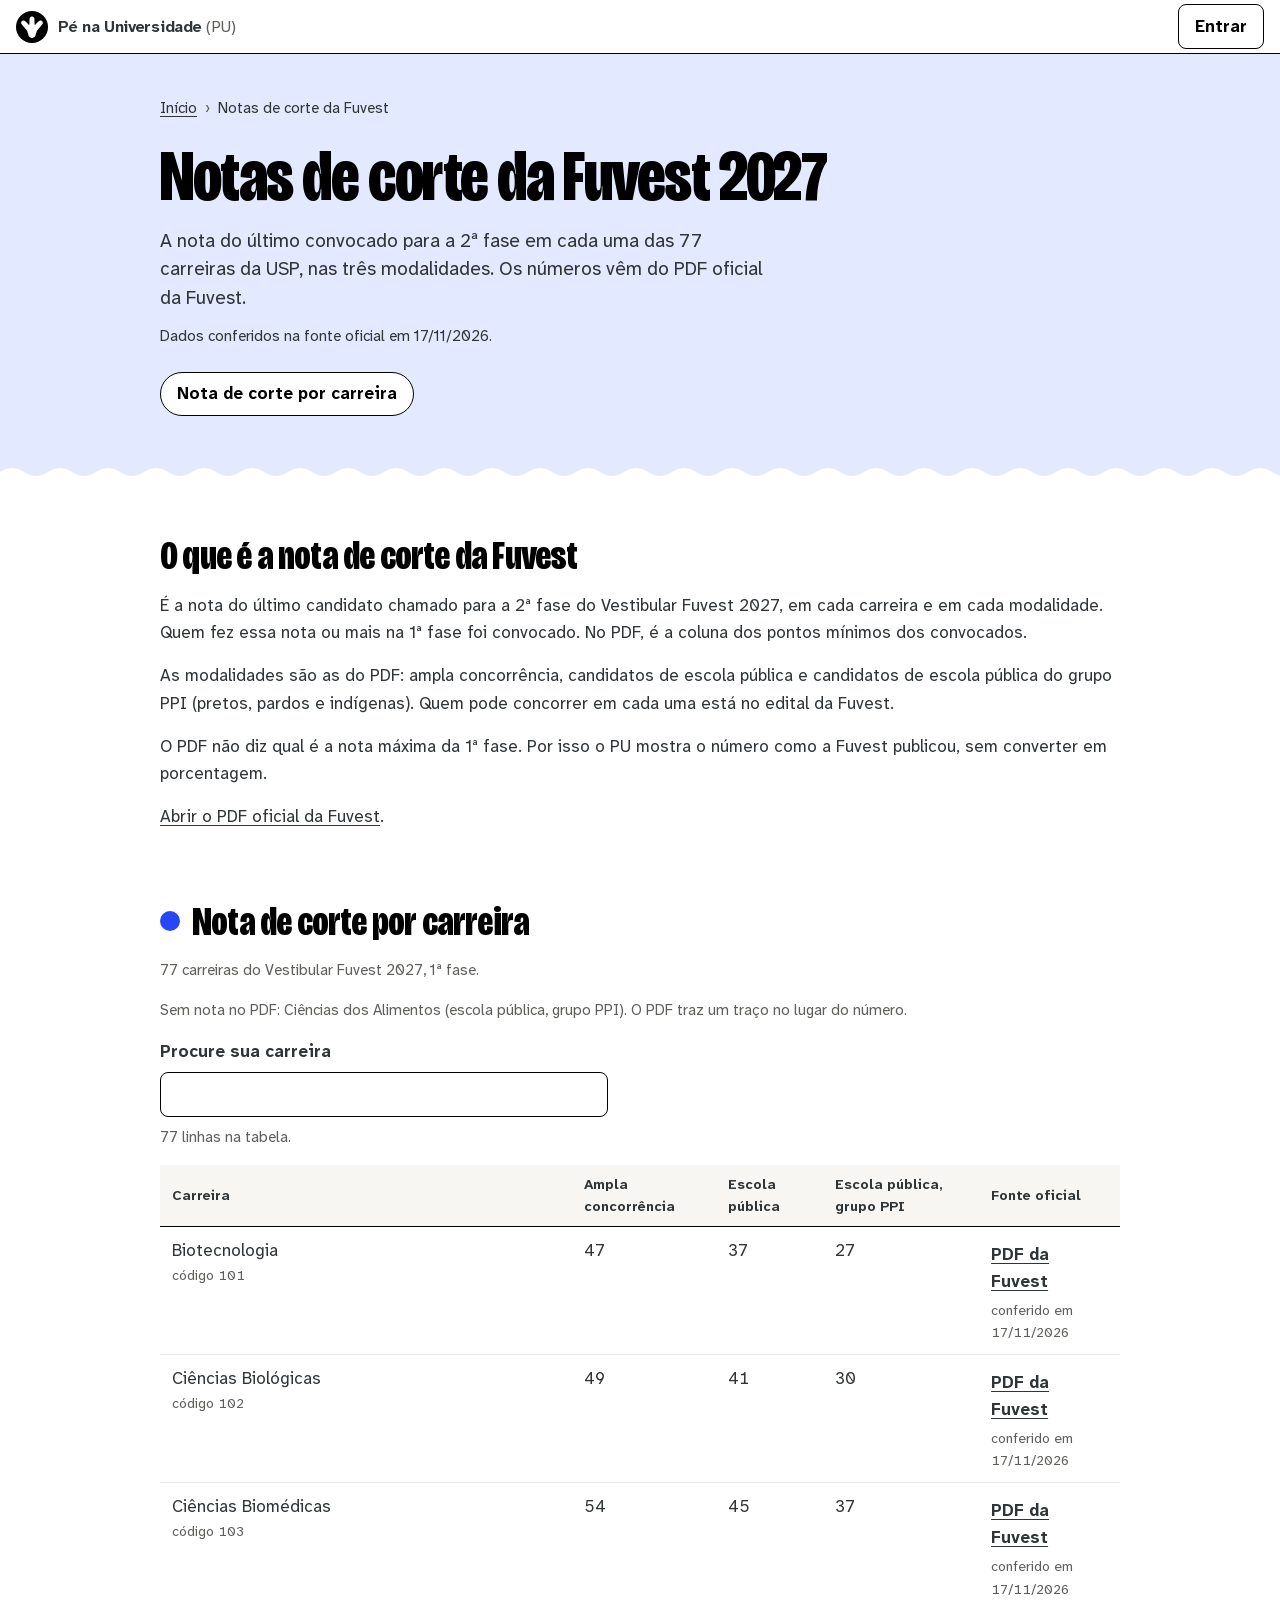
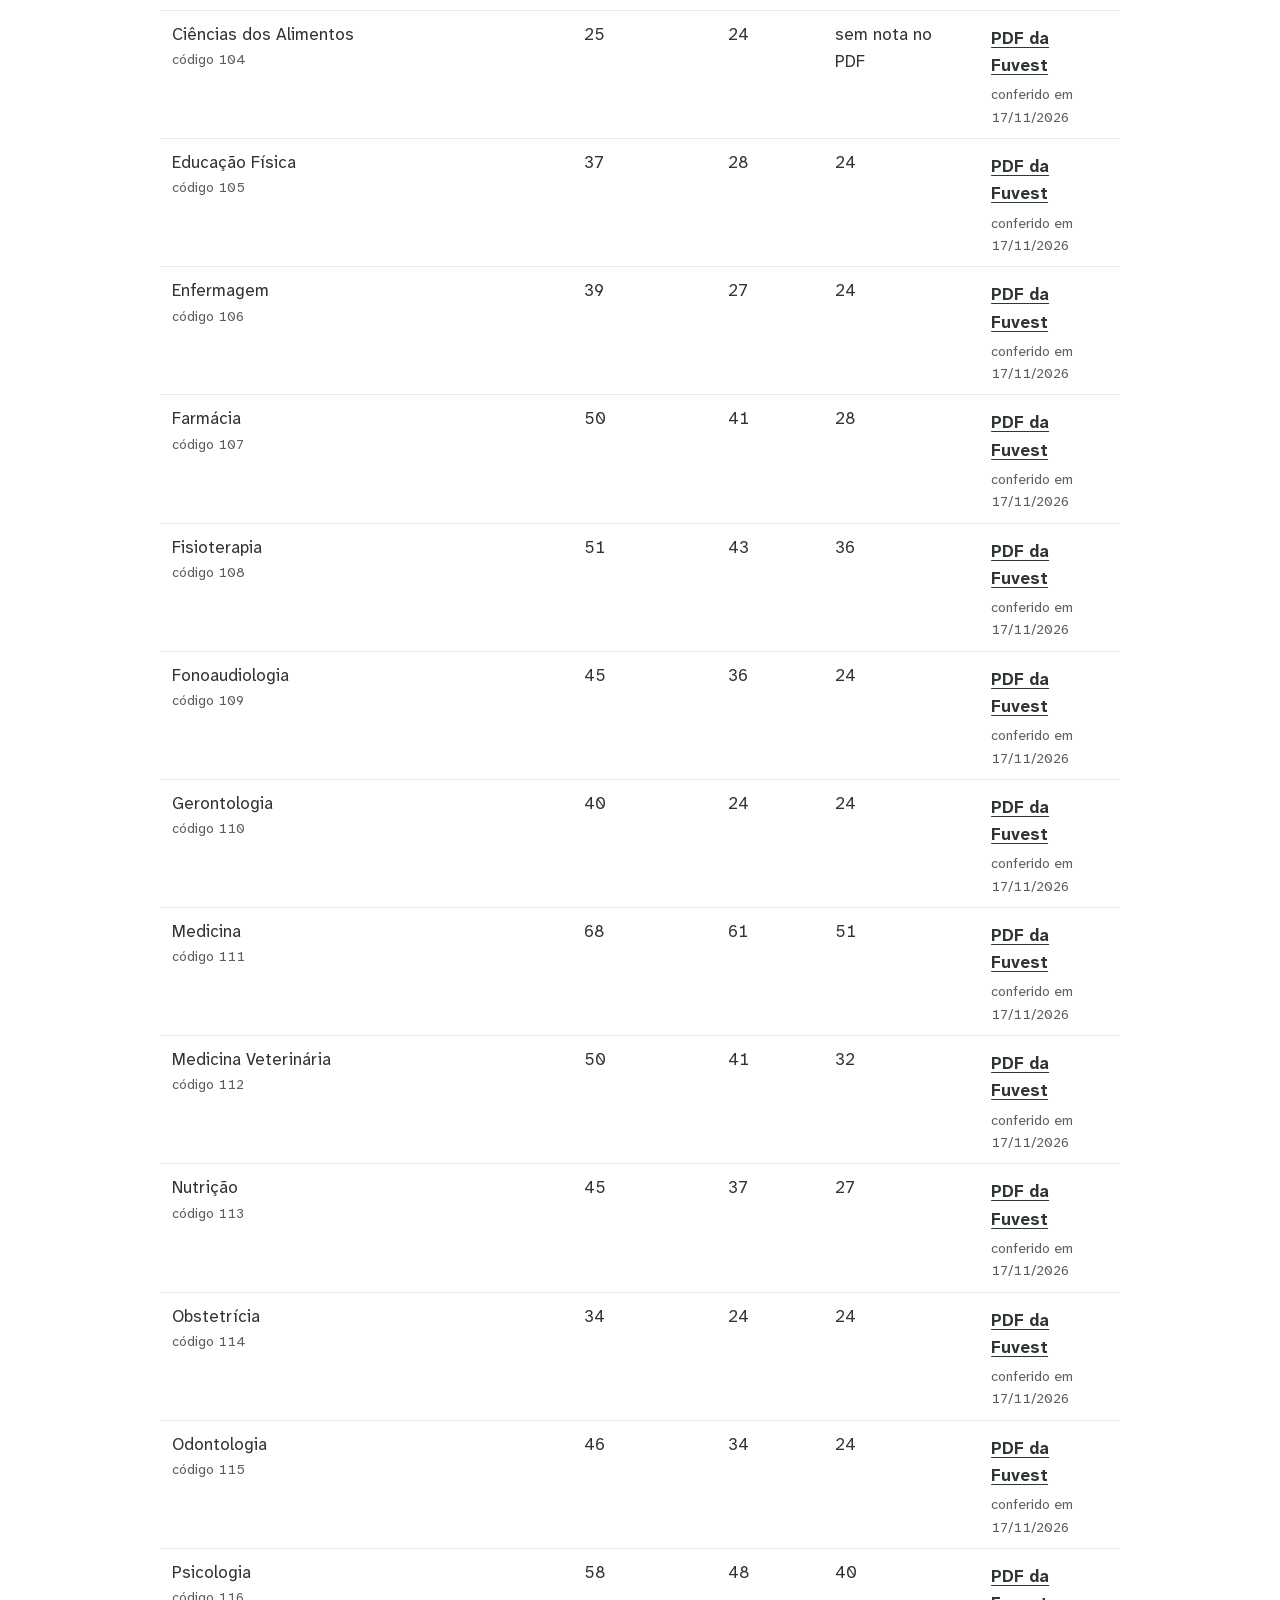
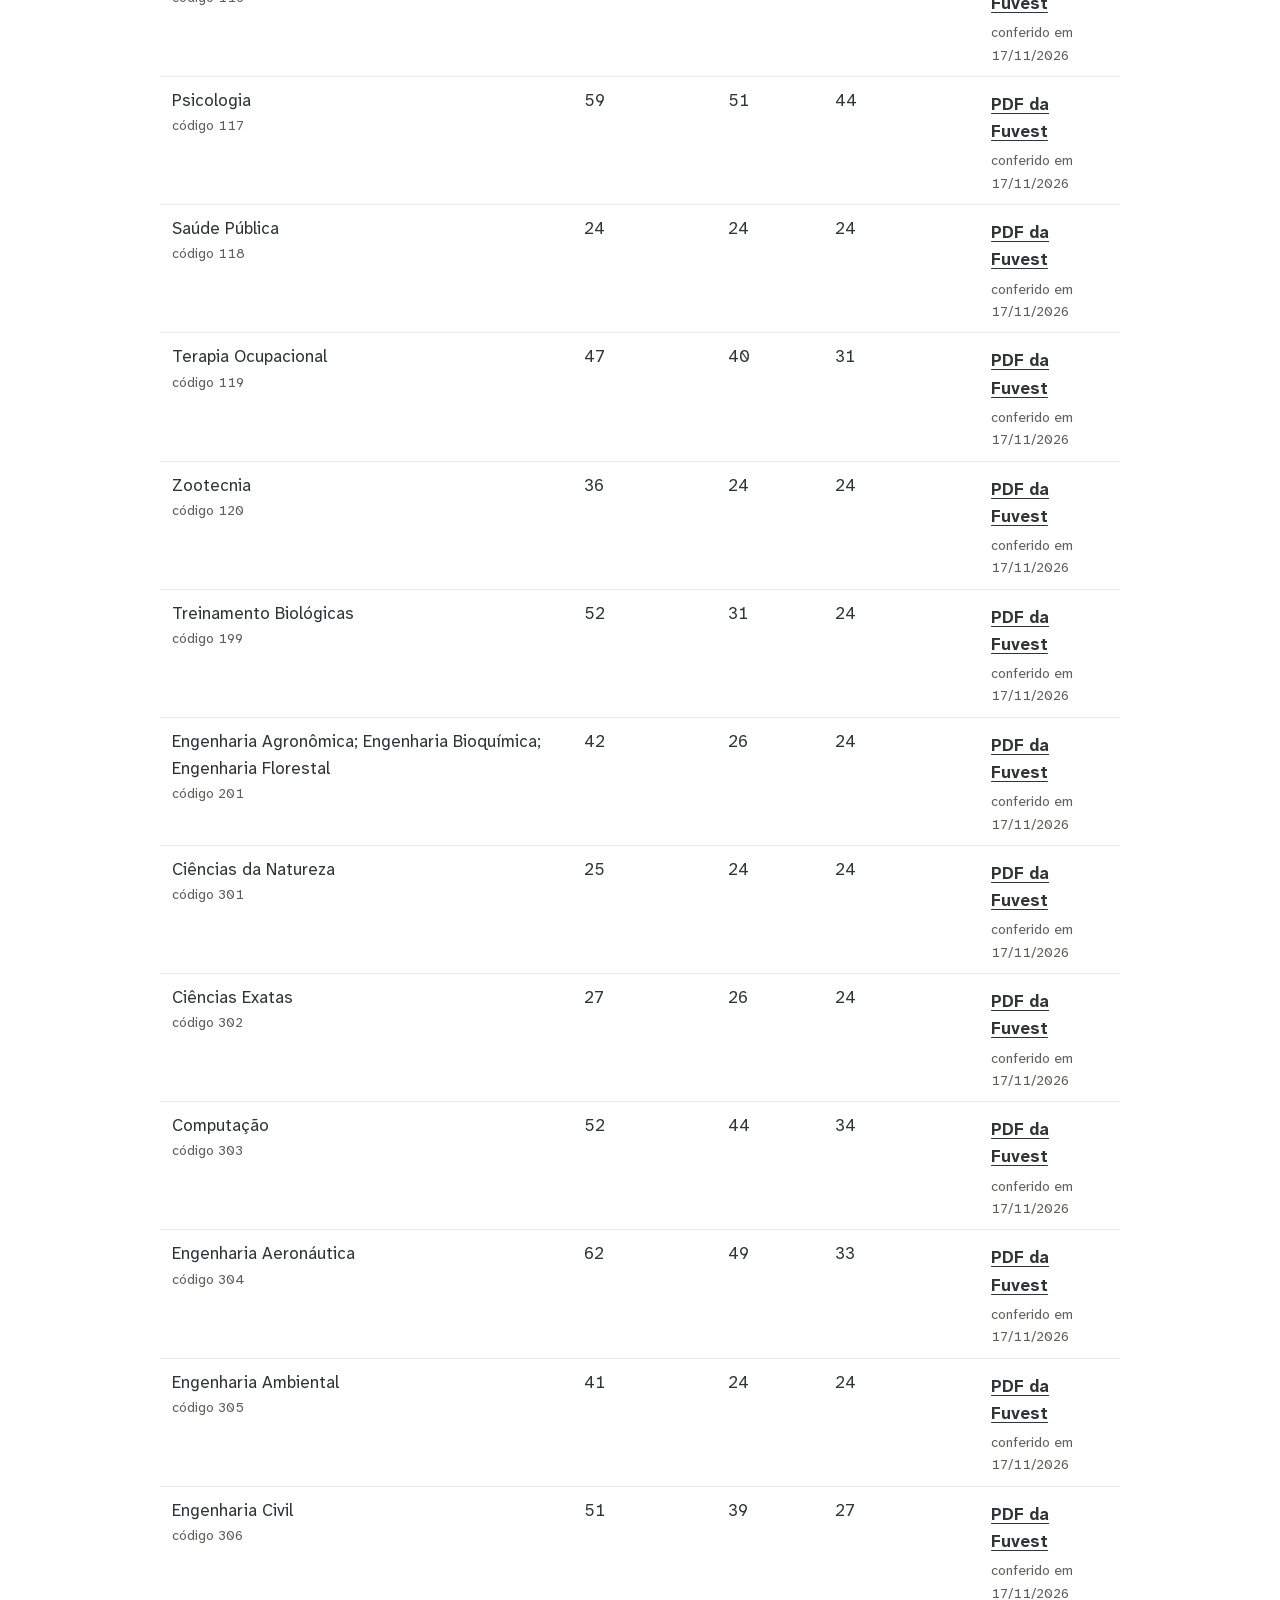
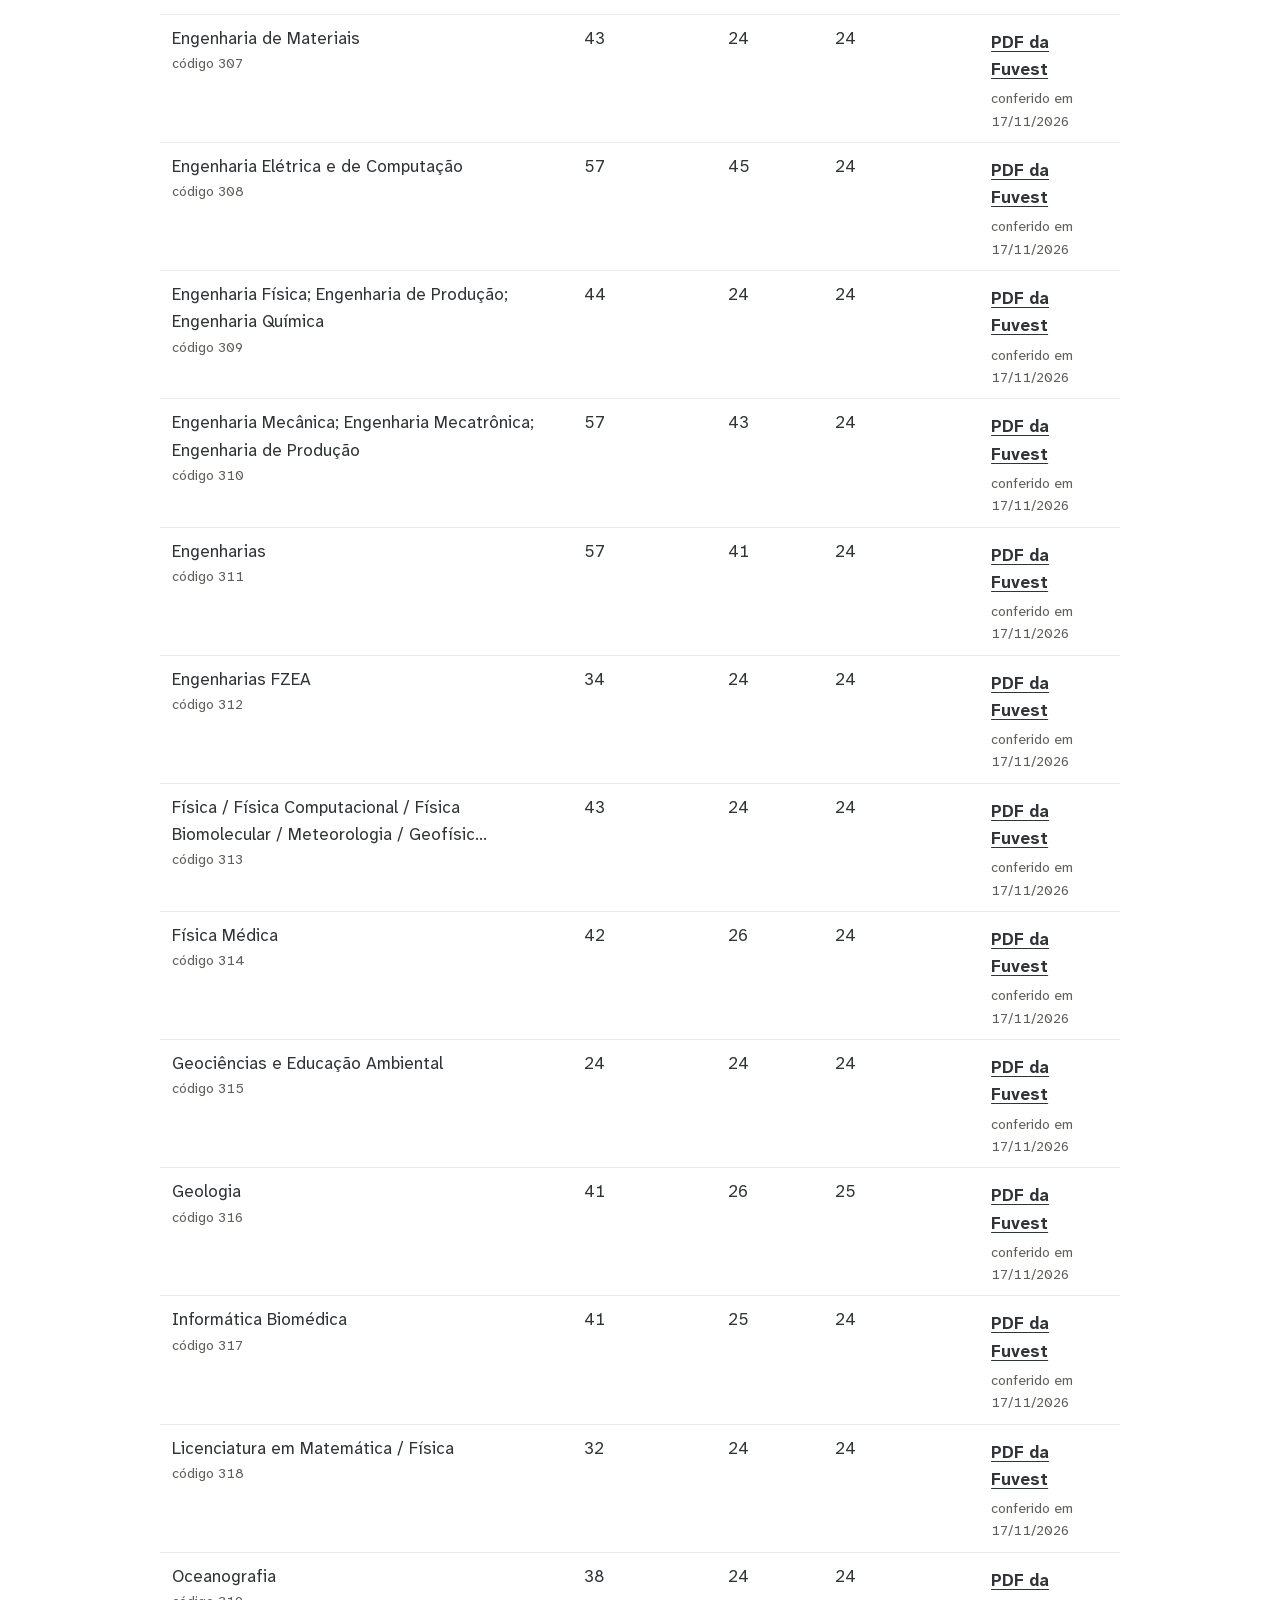
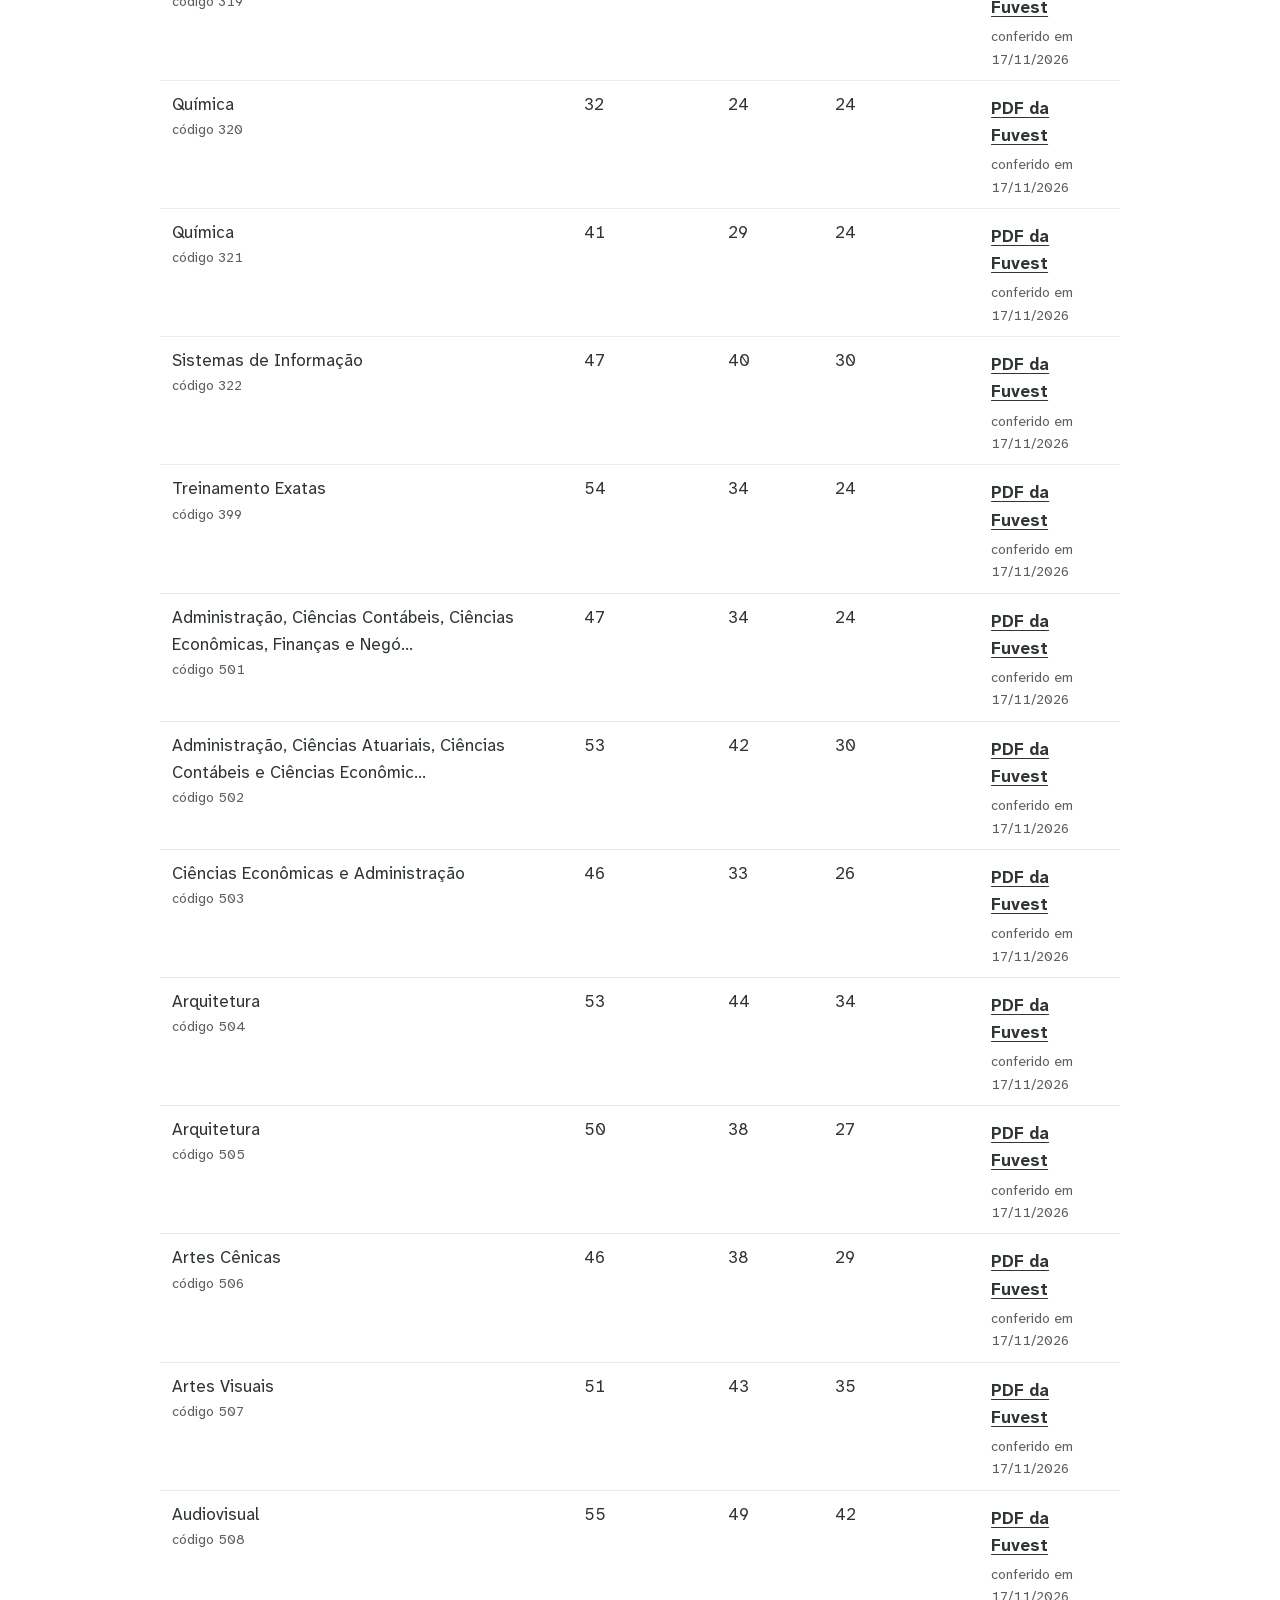
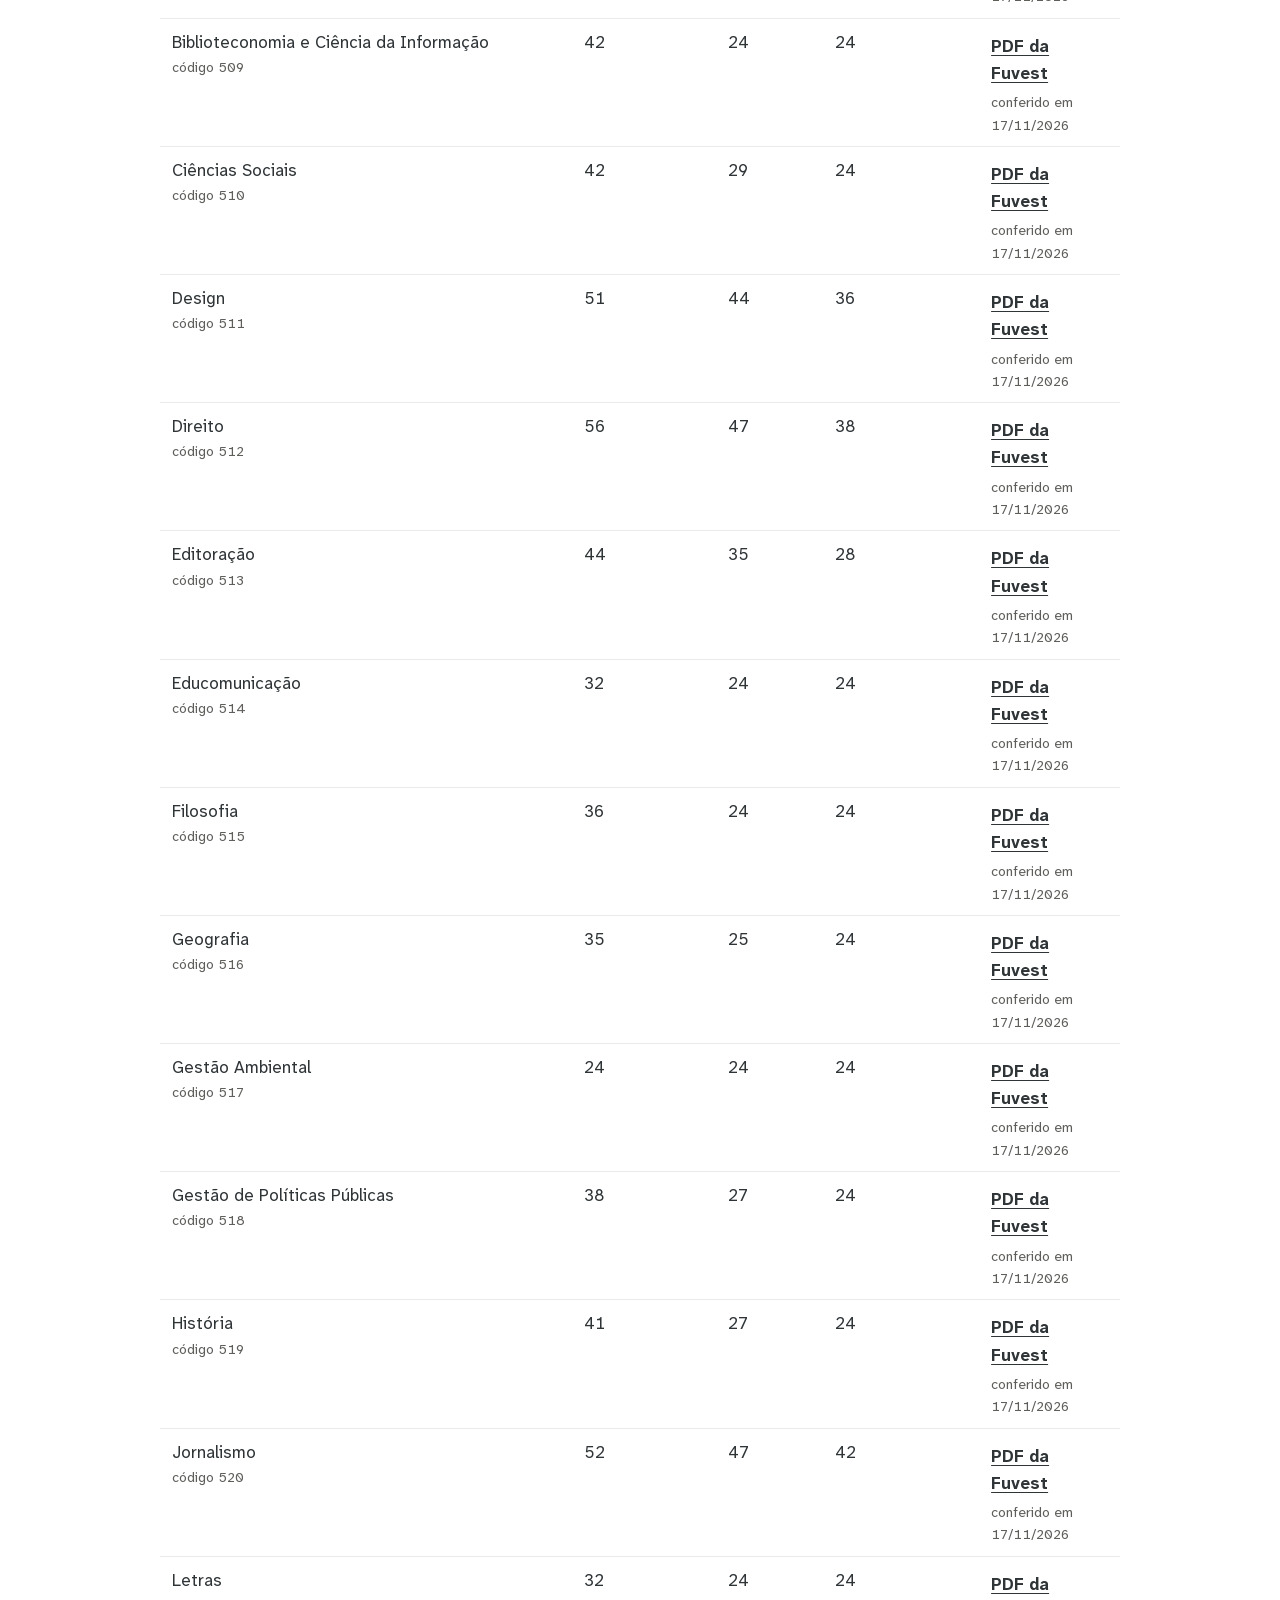
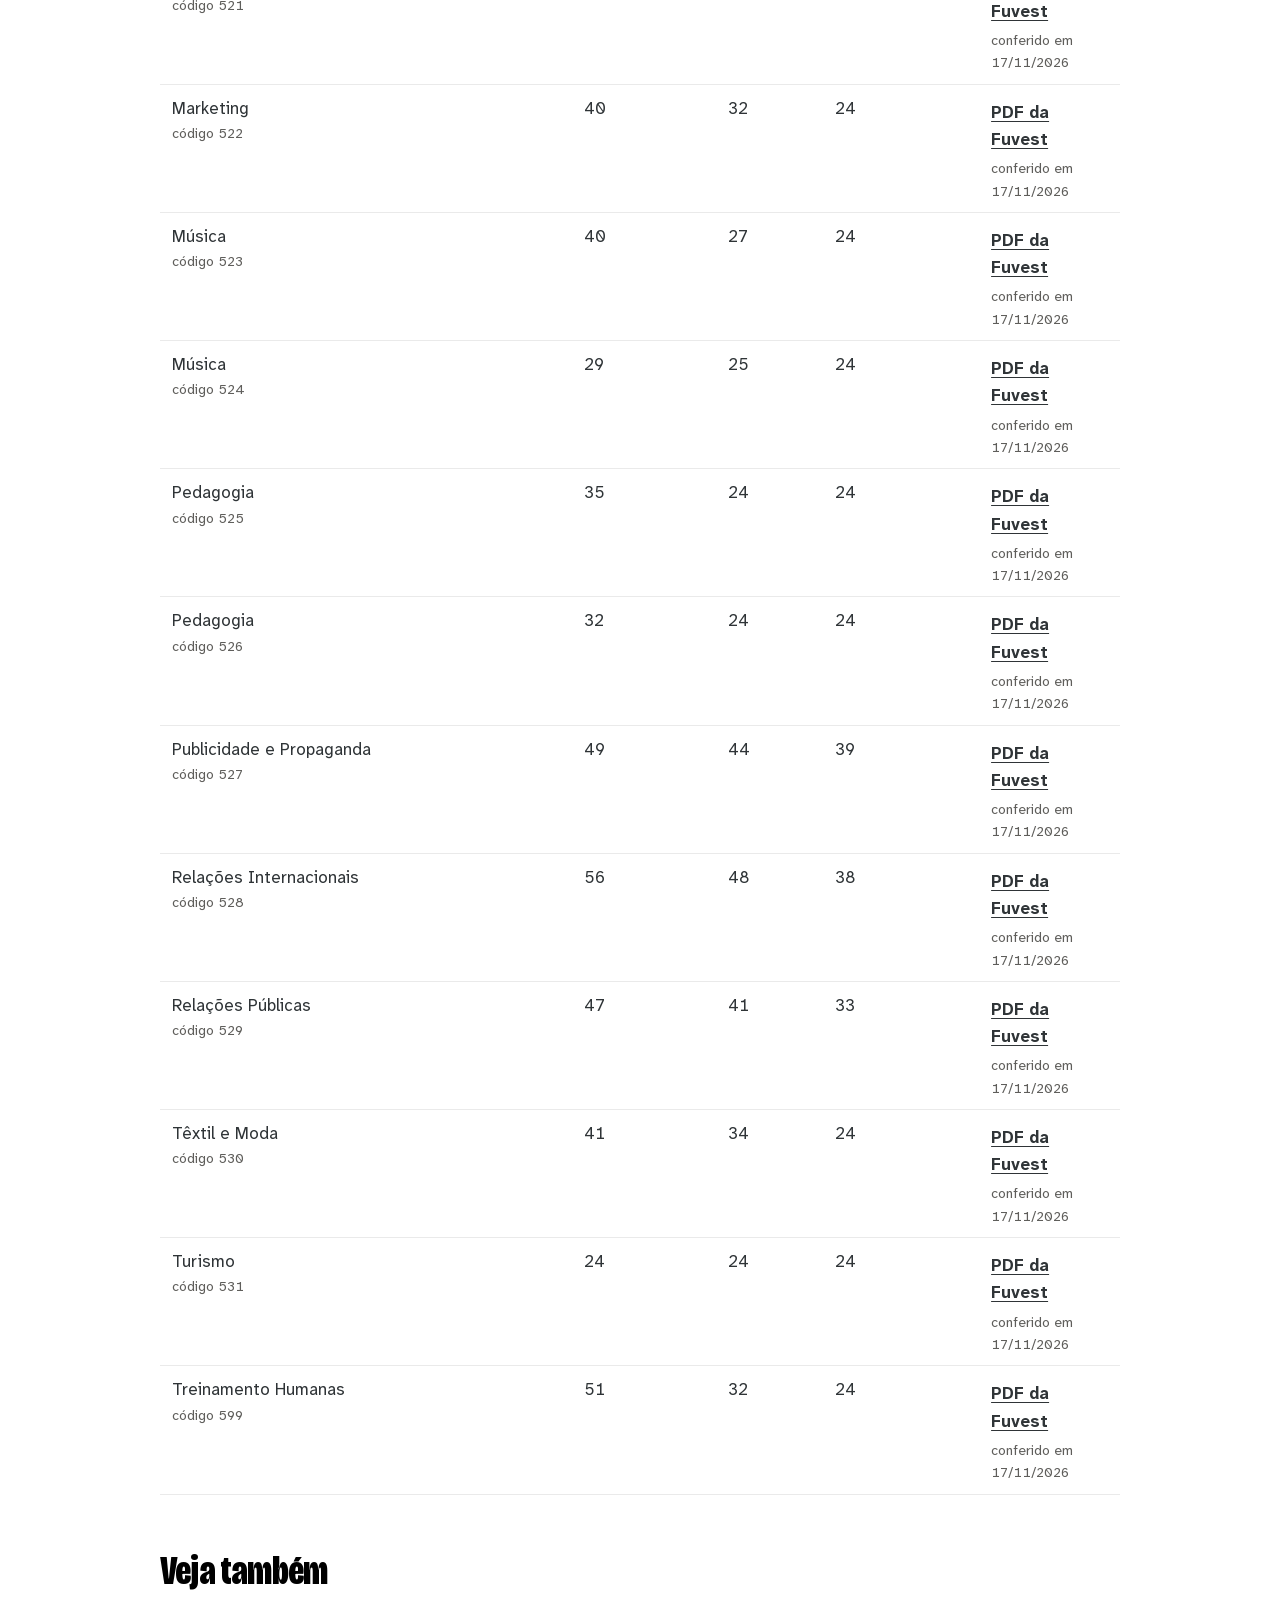
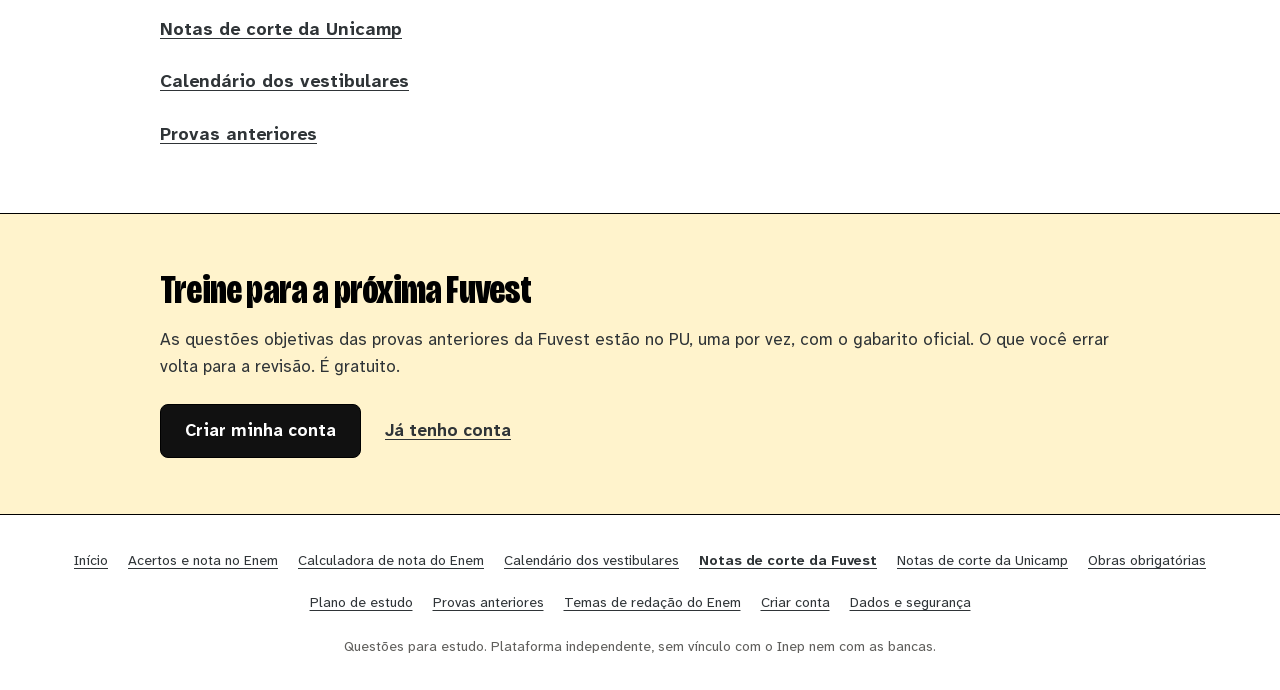
<file: notas-de-corte/fuvest/index.html>
<!doctype html>
<html lang="pt-BR">
<head>
<meta charset="utf-8">
<meta http-equiv="Content-Security-Policy" content="default-src 'self'; script-src 'self'; style-src 'self'; img-src 'self' data:; font-src 'self'; connect-src 'none'; object-src 'none'; base-uri 'none'; form-action 'none'">
<meta name="viewport" content="width=device-width, initial-scale=1, viewport-fit=cover">
<meta name="theme-color" content="#FFFFFF">
<title>Notas de corte da Fuvest 2027 por carreira e modalidade</title>
<meta name="description" content="Nota do último convocado para a 2ª fase da Fuvest 2027 nas 77 carreiras da USP, em ampla concorrência, escola pública e grupo PPI, com o PDF oficial.">
<link rel="canonical" href="https://pu.gingamidia.com/notas-de-corte/fuvest/">
<meta property="og:type" content="website">
<meta property="og:locale" content="pt_BR">
<meta property="og:site_name" content="Pé na Universidade (PU)">
<meta property="og:title" content="Notas de corte da Fuvest 2027 por carreira e modalidade">
<meta property="og:description" content="Nota do último convocado para a 2ª fase da Fuvest 2027 nas 77 carreiras da USP, em ampla concorrência, escola pública e grupo PPI, com o PDF oficial.">
<meta property="og:url" content="https://pu.gingamidia.com/notas-de-corte/fuvest/">
<meta property="og:image" content="https://pu.gingamidia.com/icones/pu-compartilhamento.png">
<meta property="og:image:type" content="image/png">
<meta property="og:image:width" content="1200">
<meta property="og:image:height" content="630">
<meta property="og:image:alt" content="Pinguim de chapéu pesca um livro num barco, ao lado do texto: Estude para o vestibular uma questão por vez. É gratuito.">
<meta name="twitter:card" content="summary_large_image">
<meta name="twitter:image:alt" content="Pinguim de chapéu pesca um livro num barco, ao lado do texto: Estude para o vestibular uma questão por vez. É gratuito.">
<link rel="icon" href="/icones/pu-32.png" sizes="32x32" type="image/png">
<link rel="icon" href="/icones/pu-16.png" sizes="16x16" type="image/png">
<link rel="apple-touch-icon" href="/icones/pu-180.png">
<link rel="manifest" href="/manifest.webmanifest">
<link rel="stylesheet" href="/paginas/estilo.css?v=1290c3ebf1">
<script src="/paginas/notas-de-corte.js?v=21662b18bf" defer></script>
<script type="application/ld+json">{"@context":"https://schema.org","@graph":[{"@type":"Organization","@id":"https://pu.gingamidia.com/#organizacao","name":"Pé na Universidade (PU)","alternateName":"PU","url":"https://pu.gingamidia.com/","logo":"https://pu.gingamidia.com/icones/pu-512.png"},{"@type":"WebSite","@id":"https://pu.gingamidia.com/#site","name":"Pé na Universidade (PU)","url":"https://pu.gingamidia.com/","inLanguage":"pt-BR","publisher":{"@id":"https://pu.gingamidia.com/#organizacao"}},{"@type":"BreadcrumbList","itemListElement":[{"@type":"ListItem","position":1,"name":"Início","item":"https://pu.gingamidia.com/"},{"@type":"ListItem","position":2,"name":"Notas de corte da Fuvest","item":"https://pu.gingamidia.com/notas-de-corte/fuvest/"}]}]}</script>
</head>
<body data-tom="mar">
<a class="pular" href="#principal">Pular para o conteúdo</a>
<header class="topo"><a class="marca" href="/"><img src="/icones/pu.svg" width="32" height="32" alt=""><strong>Pé na Universidade <span>(PU)</span></strong></a><a class="entrar-topo" href="/#entrar">Entrar</a></header>
<main id="principal" tabindex="-1">
<div class="faixa faixa-topo"><div class="miolo">
<nav class="migalhas" aria-label="Você está em"><ol><li><a href="/">Início</a></li><li aria-current="page">Notas de corte da Fuvest</li></ol></nav>
<h1>Notas de corte da Fuvest 2027</h1>
<p class="apoio">A nota do último convocado para a 2ª fase em cada uma das 77 carreiras da USP, nas três modalidades. Os números vêm do PDF oficial da Fuvest.</p>
<p class="conferencia" data-conferencia="2026-11-17">Dados conferidos na fonte oficial em <time datetime="2026-11-17">17/11/2026</time>.</p>
<nav class="sumario" aria-label="Nesta página"><ul><li><a href="#cortes">Nota de corte por carreira</a></li></ul></nav>
</div></div>
<div class="onda" aria-hidden="true"></div>
<div class="faixa"><section class="miolo bloco" aria-labelledby="t-o-que-a-nota-de-corte-da-fuvest">
<h2 id="t-o-que-a-nota-de-corte-da-fuvest">O que é a nota de corte da Fuvest</h2>
<p>É a nota do último candidato chamado para a 2ª fase do Vestibular Fuvest 2027, em cada carreira e em cada modalidade. Quem fez essa nota ou mais na 1ª fase foi convocado. No PDF, é a coluna dos pontos mínimos dos convocados.</p>
<p>As modalidades são as do PDF: ampla concorrência, candidatos de escola pública e candidatos de escola pública do grupo PPI (pretos, pardos e indígenas). Quem pode concorrer em cada uma está no edital da Fuvest.</p>
<p>O PDF não diz qual é a nota máxima da 1ª fase. Por isso o PU mostra o número como a Fuvest publicou, sem converter em porcentagem.</p>
<p><a href="https://www.fuvest.br/wp-content/uploads/fuvest2027-notas-de-corte.pdf">Abrir o PDF oficial da Fuvest</a>.</p>
</section></div>
<div class="faixa"><section class="miolo bloco dados" id="cortes" aria-labelledby="t-cortes">
<h2 id="t-cortes">Nota de corte por carreira</h2>
<p class="nota">77 carreiras do Vestibular Fuvest 2027, 1ª fase.</p>
<p class="nota">Sem nota no PDF: Ciências dos Alimentos (escola pública, grupo PPI). O PDF traz um traço no lugar do número.</p>
<div class="filtro" data-filtro="cortes" hidden><label for="busca-cortes">Procure sua carreira</label><input id="busca-cortes" type="search" autocomplete="off" spellcheck="false" enterkeyhint="search"><p class="filtro-total" aria-live="polite"></p></div>
<table class="rotulada"><thead><tr><th scope="col">Carreira</th><th scope="col">Ampla concorrência</th><th scope="col">Escola pública</th><th scope="col">Escola pública, grupo PPI</th><th scope="col">Fonte oficial</th></tr></thead><tbody>
<tr data-dado data-fonte="https://www.fuvest.br/wp-content/uploads/fuvest2027-notas-de-corte.pdf" data-conferido="2026-11-17"><td data-rotulo="Carreira">Biotecnologia <small>código 101</small></td><td data-rotulo="Ampla concorrência">47</td><td data-rotulo="Escola pública">37</td><td data-rotulo="Escola pública, grupo PPI">27</td><td data-rotulo="Fonte oficial"><a href="https://www.fuvest.br/wp-content/uploads/fuvest2027-notas-de-corte.pdf">PDF da Fuvest</a> <small>conferido em 17/11/2026</small></td></tr>
<tr data-dado data-fonte="https://www.fuvest.br/wp-content/uploads/fuvest2027-notas-de-corte.pdf" data-conferido="2026-11-17"><td data-rotulo="Carreira">Ciências Biológicas <small>código 102</small></td><td data-rotulo="Ampla concorrência">49</td><td data-rotulo="Escola pública">41</td><td data-rotulo="Escola pública, grupo PPI">30</td><td data-rotulo="Fonte oficial"><a href="https://www.fuvest.br/wp-content/uploads/fuvest2027-notas-de-corte.pdf">PDF da Fuvest</a> <small>conferido em 17/11/2026</small></td></tr>
<tr data-dado data-fonte="https://www.fuvest.br/wp-content/uploads/fuvest2027-notas-de-corte.pdf" data-conferido="2026-11-17"><td data-rotulo="Carreira">Ciências Biomédicas <small>código 103</small></td><td data-rotulo="Ampla concorrência">54</td><td data-rotulo="Escola pública">45</td><td data-rotulo="Escola pública, grupo PPI">37</td><td data-rotulo="Fonte oficial"><a href="https://www.fuvest.br/wp-content/uploads/fuvest2027-notas-de-corte.pdf">PDF da Fuvest</a> <small>conferido em 17/11/2026</small></td></tr>
<tr data-dado data-fonte="https://www.fuvest.br/wp-content/uploads/fuvest2027-notas-de-corte.pdf" data-conferido="2026-11-17"><td data-rotulo="Carreira">Ciências dos Alimentos <small>código 104</small></td><td data-rotulo="Ampla concorrência">25</td><td data-rotulo="Escola pública">24</td><td data-rotulo="Escola pública, grupo PPI">sem nota no PDF</td><td data-rotulo="Fonte oficial"><a href="https://www.fuvest.br/wp-content/uploads/fuvest2027-notas-de-corte.pdf">PDF da Fuvest</a> <small>conferido em 17/11/2026</small></td></tr>
<tr data-dado data-fonte="https://www.fuvest.br/wp-content/uploads/fuvest2027-notas-de-corte.pdf" data-conferido="2026-11-17"><td data-rotulo="Carreira">Educação Física <small>código 105</small></td><td data-rotulo="Ampla concorrência">37</td><td data-rotulo="Escola pública">28</td><td data-rotulo="Escola pública, grupo PPI">24</td><td data-rotulo="Fonte oficial"><a href="https://www.fuvest.br/wp-content/uploads/fuvest2027-notas-de-corte.pdf">PDF da Fuvest</a> <small>conferido em 17/11/2026</small></td></tr>
<tr data-dado data-fonte="https://www.fuvest.br/wp-content/uploads/fuvest2027-notas-de-corte.pdf" data-conferido="2026-11-17"><td data-rotulo="Carreira">Enfermagem <small>código 106</small></td><td data-rotulo="Ampla concorrência">39</td><td data-rotulo="Escola pública">27</td><td data-rotulo="Escola pública, grupo PPI">24</td><td data-rotulo="Fonte oficial"><a href="https://www.fuvest.br/wp-content/uploads/fuvest2027-notas-de-corte.pdf">PDF da Fuvest</a> <small>conferido em 17/11/2026</small></td></tr>
<tr data-dado data-fonte="https://www.fuvest.br/wp-content/uploads/fuvest2027-notas-de-corte.pdf" data-conferido="2026-11-17"><td data-rotulo="Carreira">Farmácia <small>código 107</small></td><td data-rotulo="Ampla concorrência">50</td><td data-rotulo="Escola pública">41</td><td data-rotulo="Escola pública, grupo PPI">28</td><td data-rotulo="Fonte oficial"><a href="https://www.fuvest.br/wp-content/uploads/fuvest2027-notas-de-corte.pdf">PDF da Fuvest</a> <small>conferido em 17/11/2026</small></td></tr>
<tr data-dado data-fonte="https://www.fuvest.br/wp-content/uploads/fuvest2027-notas-de-corte.pdf" data-conferido="2026-11-17"><td data-rotulo="Carreira">Fisioterapia <small>código 108</small></td><td data-rotulo="Ampla concorrência">51</td><td data-rotulo="Escola pública">43</td><td data-rotulo="Escola pública, grupo PPI">36</td><td data-rotulo="Fonte oficial"><a href="https://www.fuvest.br/wp-content/uploads/fuvest2027-notas-de-corte.pdf">PDF da Fuvest</a> <small>conferido em 17/11/2026</small></td></tr>
<tr data-dado data-fonte="https://www.fuvest.br/wp-content/uploads/fuvest2027-notas-de-corte.pdf" data-conferido="2026-11-17"><td data-rotulo="Carreira">Fonoaudiologia <small>código 109</small></td><td data-rotulo="Ampla concorrência">45</td><td data-rotulo="Escola pública">36</td><td data-rotulo="Escola pública, grupo PPI">24</td><td data-rotulo="Fonte oficial"><a href="https://www.fuvest.br/wp-content/uploads/fuvest2027-notas-de-corte.pdf">PDF da Fuvest</a> <small>conferido em 17/11/2026</small></td></tr>
<tr data-dado data-fonte="https://www.fuvest.br/wp-content/uploads/fuvest2027-notas-de-corte.pdf" data-conferido="2026-11-17"><td data-rotulo="Carreira">Gerontologia <small>código 110</small></td><td data-rotulo="Ampla concorrência">40</td><td data-rotulo="Escola pública">24</td><td data-rotulo="Escola pública, grupo PPI">24</td><td data-rotulo="Fonte oficial"><a href="https://www.fuvest.br/wp-content/uploads/fuvest2027-notas-de-corte.pdf">PDF da Fuvest</a> <small>conferido em 17/11/2026</small></td></tr>
<tr data-dado data-fonte="https://www.fuvest.br/wp-content/uploads/fuvest2027-notas-de-corte.pdf" data-conferido="2026-11-17"><td data-rotulo="Carreira">Medicina <small>código 111</small></td><td data-rotulo="Ampla concorrência">68</td><td data-rotulo="Escola pública">61</td><td data-rotulo="Escola pública, grupo PPI">51</td><td data-rotulo="Fonte oficial"><a href="https://www.fuvest.br/wp-content/uploads/fuvest2027-notas-de-corte.pdf">PDF da Fuvest</a> <small>conferido em 17/11/2026</small></td></tr>
<tr data-dado data-fonte="https://www.fuvest.br/wp-content/uploads/fuvest2027-notas-de-corte.pdf" data-conferido="2026-11-17"><td data-rotulo="Carreira">Medicina Veterinária <small>código 112</small></td><td data-rotulo="Ampla concorrência">50</td><td data-rotulo="Escola pública">41</td><td data-rotulo="Escola pública, grupo PPI">32</td><td data-rotulo="Fonte oficial"><a href="https://www.fuvest.br/wp-content/uploads/fuvest2027-notas-de-corte.pdf">PDF da Fuvest</a> <small>conferido em 17/11/2026</small></td></tr>
<tr data-dado data-fonte="https://www.fuvest.br/wp-content/uploads/fuvest2027-notas-de-corte.pdf" data-conferido="2026-11-17"><td data-rotulo="Carreira">Nutrição <small>código 113</small></td><td data-rotulo="Ampla concorrência">45</td><td data-rotulo="Escola pública">37</td><td data-rotulo="Escola pública, grupo PPI">27</td><td data-rotulo="Fonte oficial"><a href="https://www.fuvest.br/wp-content/uploads/fuvest2027-notas-de-corte.pdf">PDF da Fuvest</a> <small>conferido em 17/11/2026</small></td></tr>
<tr data-dado data-fonte="https://www.fuvest.br/wp-content/uploads/fuvest2027-notas-de-corte.pdf" data-conferido="2026-11-17"><td data-rotulo="Carreira">Obstetrícia <small>código 114</small></td><td data-rotulo="Ampla concorrência">34</td><td data-rotulo="Escola pública">24</td><td data-rotulo="Escola pública, grupo PPI">24</td><td data-rotulo="Fonte oficial"><a href="https://www.fuvest.br/wp-content/uploads/fuvest2027-notas-de-corte.pdf">PDF da Fuvest</a> <small>conferido em 17/11/2026</small></td></tr>
<tr data-dado data-fonte="https://www.fuvest.br/wp-content/uploads/fuvest2027-notas-de-corte.pdf" data-conferido="2026-11-17"><td data-rotulo="Carreira">Odontologia <small>código 115</small></td><td data-rotulo="Ampla concorrência">46</td><td data-rotulo="Escola pública">34</td><td data-rotulo="Escola pública, grupo PPI">24</td><td data-rotulo="Fonte oficial"><a href="https://www.fuvest.br/wp-content/uploads/fuvest2027-notas-de-corte.pdf">PDF da Fuvest</a> <small>conferido em 17/11/2026</small></td></tr>
<tr data-dado data-fonte="https://www.fuvest.br/wp-content/uploads/fuvest2027-notas-de-corte.pdf" data-conferido="2026-11-17"><td data-rotulo="Carreira">Psicologia <small>código 116</small></td><td data-rotulo="Ampla concorrência">58</td><td data-rotulo="Escola pública">48</td><td data-rotulo="Escola pública, grupo PPI">40</td><td data-rotulo="Fonte oficial"><a href="https://www.fuvest.br/wp-content/uploads/fuvest2027-notas-de-corte.pdf">PDF da Fuvest</a> <small>conferido em 17/11/2026</small></td></tr>
<tr data-dado data-fonte="https://www.fuvest.br/wp-content/uploads/fuvest2027-notas-de-corte.pdf" data-conferido="2026-11-17"><td data-rotulo="Carreira">Psicologia <small>código 117</small></td><td data-rotulo="Ampla concorrência">59</td><td data-rotulo="Escola pública">51</td><td data-rotulo="Escola pública, grupo PPI">44</td><td data-rotulo="Fonte oficial"><a href="https://www.fuvest.br/wp-content/uploads/fuvest2027-notas-de-corte.pdf">PDF da Fuvest</a> <small>conferido em 17/11/2026</small></td></tr>
<tr data-dado data-fonte="https://www.fuvest.br/wp-content/uploads/fuvest2027-notas-de-corte.pdf" data-conferido="2026-11-17"><td data-rotulo="Carreira">Saúde Pública <small>código 118</small></td><td data-rotulo="Ampla concorrência">24</td><td data-rotulo="Escola pública">24</td><td data-rotulo="Escola pública, grupo PPI">24</td><td data-rotulo="Fonte oficial"><a href="https://www.fuvest.br/wp-content/uploads/fuvest2027-notas-de-corte.pdf">PDF da Fuvest</a> <small>conferido em 17/11/2026</small></td></tr>
<tr data-dado data-fonte="https://www.fuvest.br/wp-content/uploads/fuvest2027-notas-de-corte.pdf" data-conferido="2026-11-17"><td data-rotulo="Carreira">Terapia Ocupacional <small>código 119</small></td><td data-rotulo="Ampla concorrência">47</td><td data-rotulo="Escola pública">40</td><td data-rotulo="Escola pública, grupo PPI">31</td><td data-rotulo="Fonte oficial"><a href="https://www.fuvest.br/wp-content/uploads/fuvest2027-notas-de-corte.pdf">PDF da Fuvest</a> <small>conferido em 17/11/2026</small></td></tr>
<tr data-dado data-fonte="https://www.fuvest.br/wp-content/uploads/fuvest2027-notas-de-corte.pdf" data-conferido="2026-11-17"><td data-rotulo="Carreira">Zootecnia <small>código 120</small></td><td data-rotulo="Ampla concorrência">36</td><td data-rotulo="Escola pública">24</td><td data-rotulo="Escola pública, grupo PPI">24</td><td data-rotulo="Fonte oficial"><a href="https://www.fuvest.br/wp-content/uploads/fuvest2027-notas-de-corte.pdf">PDF da Fuvest</a> <small>conferido em 17/11/2026</small></td></tr>
<tr data-dado data-fonte="https://www.fuvest.br/wp-content/uploads/fuvest2027-notas-de-corte.pdf" data-conferido="2026-11-17"><td data-rotulo="Carreira">Treinamento Biológicas <small>código 199</small></td><td data-rotulo="Ampla concorrência">52</td><td data-rotulo="Escola pública">31</td><td data-rotulo="Escola pública, grupo PPI">24</td><td data-rotulo="Fonte oficial"><a href="https://www.fuvest.br/wp-content/uploads/fuvest2027-notas-de-corte.pdf">PDF da Fuvest</a> <small>conferido em 17/11/2026</small></td></tr>
<tr data-dado data-fonte="https://www.fuvest.br/wp-content/uploads/fuvest2027-notas-de-corte.pdf" data-conferido="2026-11-17"><td data-rotulo="Carreira">Engenharia Agronômica; Engenharia Bioquímica; Engenharia Florestal <small>código 201</small></td><td data-rotulo="Ampla concorrência">42</td><td data-rotulo="Escola pública">26</td><td data-rotulo="Escola pública, grupo PPI">24</td><td data-rotulo="Fonte oficial"><a href="https://www.fuvest.br/wp-content/uploads/fuvest2027-notas-de-corte.pdf">PDF da Fuvest</a> <small>conferido em 17/11/2026</small></td></tr>
<tr data-dado data-fonte="https://www.fuvest.br/wp-content/uploads/fuvest2027-notas-de-corte.pdf" data-conferido="2026-11-17"><td data-rotulo="Carreira">Ciências da Natureza <small>código 301</small></td><td data-rotulo="Ampla concorrência">25</td><td data-rotulo="Escola pública">24</td><td data-rotulo="Escola pública, grupo PPI">24</td><td data-rotulo="Fonte oficial"><a href="https://www.fuvest.br/wp-content/uploads/fuvest2027-notas-de-corte.pdf">PDF da Fuvest</a> <small>conferido em 17/11/2026</small></td></tr>
<tr data-dado data-fonte="https://www.fuvest.br/wp-content/uploads/fuvest2027-notas-de-corte.pdf" data-conferido="2026-11-17"><td data-rotulo="Carreira">Ciências Exatas <small>código 302</small></td><td data-rotulo="Ampla concorrência">27</td><td data-rotulo="Escola pública">26</td><td data-rotulo="Escola pública, grupo PPI">24</td><td data-rotulo="Fonte oficial"><a href="https://www.fuvest.br/wp-content/uploads/fuvest2027-notas-de-corte.pdf">PDF da Fuvest</a> <small>conferido em 17/11/2026</small></td></tr>
<tr data-dado data-fonte="https://www.fuvest.br/wp-content/uploads/fuvest2027-notas-de-corte.pdf" data-conferido="2026-11-17"><td data-rotulo="Carreira">Computação <small>código 303</small></td><td data-rotulo="Ampla concorrência">52</td><td data-rotulo="Escola pública">44</td><td data-rotulo="Escola pública, grupo PPI">34</td><td data-rotulo="Fonte oficial"><a href="https://www.fuvest.br/wp-content/uploads/fuvest2027-notas-de-corte.pdf">PDF da Fuvest</a> <small>conferido em 17/11/2026</small></td></tr>
<tr data-dado data-fonte="https://www.fuvest.br/wp-content/uploads/fuvest2027-notas-de-corte.pdf" data-conferido="2026-11-17"><td data-rotulo="Carreira">Engenharia Aeronáutica <small>código 304</small></td><td data-rotulo="Ampla concorrência">62</td><td data-rotulo="Escola pública">49</td><td data-rotulo="Escola pública, grupo PPI">33</td><td data-rotulo="Fonte oficial"><a href="https://www.fuvest.br/wp-content/uploads/fuvest2027-notas-de-corte.pdf">PDF da Fuvest</a> <small>conferido em 17/11/2026</small></td></tr>
<tr data-dado data-fonte="https://www.fuvest.br/wp-content/uploads/fuvest2027-notas-de-corte.pdf" data-conferido="2026-11-17"><td data-rotulo="Carreira">Engenharia Ambiental <small>código 305</small></td><td data-rotulo="Ampla concorrência">41</td><td data-rotulo="Escola pública">24</td><td data-rotulo="Escola pública, grupo PPI">24</td><td data-rotulo="Fonte oficial"><a href="https://www.fuvest.br/wp-content/uploads/fuvest2027-notas-de-corte.pdf">PDF da Fuvest</a> <small>conferido em 17/11/2026</small></td></tr>
<tr data-dado data-fonte="https://www.fuvest.br/wp-content/uploads/fuvest2027-notas-de-corte.pdf" data-conferido="2026-11-17"><td data-rotulo="Carreira">Engenharia Civil <small>código 306</small></td><td data-rotulo="Ampla concorrência">51</td><td data-rotulo="Escola pública">39</td><td data-rotulo="Escola pública, grupo PPI">27</td><td data-rotulo="Fonte oficial"><a href="https://www.fuvest.br/wp-content/uploads/fuvest2027-notas-de-corte.pdf">PDF da Fuvest</a> <small>conferido em 17/11/2026</small></td></tr>
<tr data-dado data-fonte="https://www.fuvest.br/wp-content/uploads/fuvest2027-notas-de-corte.pdf" data-conferido="2026-11-17"><td data-rotulo="Carreira">Engenharia de Materiais <small>código 307</small></td><td data-rotulo="Ampla concorrência">43</td><td data-rotulo="Escola pública">24</td><td data-rotulo="Escola pública, grupo PPI">24</td><td data-rotulo="Fonte oficial"><a href="https://www.fuvest.br/wp-content/uploads/fuvest2027-notas-de-corte.pdf">PDF da Fuvest</a> <small>conferido em 17/11/2026</small></td></tr>
<tr data-dado data-fonte="https://www.fuvest.br/wp-content/uploads/fuvest2027-notas-de-corte.pdf" data-conferido="2026-11-17"><td data-rotulo="Carreira">Engenharia Elétrica e de Computação <small>código 308</small></td><td data-rotulo="Ampla concorrência">57</td><td data-rotulo="Escola pública">45</td><td data-rotulo="Escola pública, grupo PPI">24</td><td data-rotulo="Fonte oficial"><a href="https://www.fuvest.br/wp-content/uploads/fuvest2027-notas-de-corte.pdf">PDF da Fuvest</a> <small>conferido em 17/11/2026</small></td></tr>
<tr data-dado data-fonte="https://www.fuvest.br/wp-content/uploads/fuvest2027-notas-de-corte.pdf" data-conferido="2026-11-17"><td data-rotulo="Carreira">Engenharia Física; Engenharia de Produção; Engenharia Química <small>código 309</small></td><td data-rotulo="Ampla concorrência">44</td><td data-rotulo="Escola pública">24</td><td data-rotulo="Escola pública, grupo PPI">24</td><td data-rotulo="Fonte oficial"><a href="https://www.fuvest.br/wp-content/uploads/fuvest2027-notas-de-corte.pdf">PDF da Fuvest</a> <small>conferido em 17/11/2026</small></td></tr>
<tr data-dado data-fonte="https://www.fuvest.br/wp-content/uploads/fuvest2027-notas-de-corte.pdf" data-conferido="2026-11-17"><td data-rotulo="Carreira">Engenharia Mecânica; Engenharia Mecatrônica; Engenharia de Produção <small>código 310</small></td><td data-rotulo="Ampla concorrência">57</td><td data-rotulo="Escola pública">43</td><td data-rotulo="Escola pública, grupo PPI">24</td><td data-rotulo="Fonte oficial"><a href="https://www.fuvest.br/wp-content/uploads/fuvest2027-notas-de-corte.pdf">PDF da Fuvest</a> <small>conferido em 17/11/2026</small></td></tr>
<tr data-dado data-fonte="https://www.fuvest.br/wp-content/uploads/fuvest2027-notas-de-corte.pdf" data-conferido="2026-11-17"><td data-rotulo="Carreira">Engenharias <small>código 311</small></td><td data-rotulo="Ampla concorrência">57</td><td data-rotulo="Escola pública">41</td><td data-rotulo="Escola pública, grupo PPI">24</td><td data-rotulo="Fonte oficial"><a href="https://www.fuvest.br/wp-content/uploads/fuvest2027-notas-de-corte.pdf">PDF da Fuvest</a> <small>conferido em 17/11/2026</small></td></tr>
<tr data-dado data-fonte="https://www.fuvest.br/wp-content/uploads/fuvest2027-notas-de-corte.pdf" data-conferido="2026-11-17"><td data-rotulo="Carreira">Engenharias FZEA <small>código 312</small></td><td data-rotulo="Ampla concorrência">34</td><td data-rotulo="Escola pública">24</td><td data-rotulo="Escola pública, grupo PPI">24</td><td data-rotulo="Fonte oficial"><a href="https://www.fuvest.br/wp-content/uploads/fuvest2027-notas-de-corte.pdf">PDF da Fuvest</a> <small>conferido em 17/11/2026</small></td></tr>
<tr data-dado data-fonte="https://www.fuvest.br/wp-content/uploads/fuvest2027-notas-de-corte.pdf" data-conferido="2026-11-17"><td data-rotulo="Carreira">Física / Física Computacional / Física Biomolecular / Meteorologia / Geofísic... <small>código 313</small></td><td data-rotulo="Ampla concorrência">43</td><td data-rotulo="Escola pública">24</td><td data-rotulo="Escola pública, grupo PPI">24</td><td data-rotulo="Fonte oficial"><a href="https://www.fuvest.br/wp-content/uploads/fuvest2027-notas-de-corte.pdf">PDF da Fuvest</a> <small>conferido em 17/11/2026</small></td></tr>
<tr data-dado data-fonte="https://www.fuvest.br/wp-content/uploads/fuvest2027-notas-de-corte.pdf" data-conferido="2026-11-17"><td data-rotulo="Carreira">Física Médica <small>código 314</small></td><td data-rotulo="Ampla concorrência">42</td><td data-rotulo="Escola pública">26</td><td data-rotulo="Escola pública, grupo PPI">24</td><td data-rotulo="Fonte oficial"><a href="https://www.fuvest.br/wp-content/uploads/fuvest2027-notas-de-corte.pdf">PDF da Fuvest</a> <small>conferido em 17/11/2026</small></td></tr>
<tr data-dado data-fonte="https://www.fuvest.br/wp-content/uploads/fuvest2027-notas-de-corte.pdf" data-conferido="2026-11-17"><td data-rotulo="Carreira">Geociências e Educação Ambiental <small>código 315</small></td><td data-rotulo="Ampla concorrência">24</td><td data-rotulo="Escola pública">24</td><td data-rotulo="Escola pública, grupo PPI">24</td><td data-rotulo="Fonte oficial"><a href="https://www.fuvest.br/wp-content/uploads/fuvest2027-notas-de-corte.pdf">PDF da Fuvest</a> <small>conferido em 17/11/2026</small></td></tr>
<tr data-dado data-fonte="https://www.fuvest.br/wp-content/uploads/fuvest2027-notas-de-corte.pdf" data-conferido="2026-11-17"><td data-rotulo="Carreira">Geologia <small>código 316</small></td><td data-rotulo="Ampla concorrência">41</td><td data-rotulo="Escola pública">26</td><td data-rotulo="Escola pública, grupo PPI">25</td><td data-rotulo="Fonte oficial"><a href="https://www.fuvest.br/wp-content/uploads/fuvest2027-notas-de-corte.pdf">PDF da Fuvest</a> <small>conferido em 17/11/2026</small></td></tr>
<tr data-dado data-fonte="https://www.fuvest.br/wp-content/uploads/fuvest2027-notas-de-corte.pdf" data-conferido="2026-11-17"><td data-rotulo="Carreira">Informática Biomédica <small>código 317</small></td><td data-rotulo="Ampla concorrência">41</td><td data-rotulo="Escola pública">25</td><td data-rotulo="Escola pública, grupo PPI">24</td><td data-rotulo="Fonte oficial"><a href="https://www.fuvest.br/wp-content/uploads/fuvest2027-notas-de-corte.pdf">PDF da Fuvest</a> <small>conferido em 17/11/2026</small></td></tr>
<tr data-dado data-fonte="https://www.fuvest.br/wp-content/uploads/fuvest2027-notas-de-corte.pdf" data-conferido="2026-11-17"><td data-rotulo="Carreira">Licenciatura em Matemática / Física <small>código 318</small></td><td data-rotulo="Ampla concorrência">32</td><td data-rotulo="Escola pública">24</td><td data-rotulo="Escola pública, grupo PPI">24</td><td data-rotulo="Fonte oficial"><a href="https://www.fuvest.br/wp-content/uploads/fuvest2027-notas-de-corte.pdf">PDF da Fuvest</a> <small>conferido em 17/11/2026</small></td></tr>
<tr data-dado data-fonte="https://www.fuvest.br/wp-content/uploads/fuvest2027-notas-de-corte.pdf" data-conferido="2026-11-17"><td data-rotulo="Carreira">Oceanografia <small>código 319</small></td><td data-rotulo="Ampla concorrência">38</td><td data-rotulo="Escola pública">24</td><td data-rotulo="Escola pública, grupo PPI">24</td><td data-rotulo="Fonte oficial"><a href="https://www.fuvest.br/wp-content/uploads/fuvest2027-notas-de-corte.pdf">PDF da Fuvest</a> <small>conferido em 17/11/2026</small></td></tr>
<tr data-dado data-fonte="https://www.fuvest.br/wp-content/uploads/fuvest2027-notas-de-corte.pdf" data-conferido="2026-11-17"><td data-rotulo="Carreira">Química <small>código 320</small></td><td data-rotulo="Ampla concorrência">32</td><td data-rotulo="Escola pública">24</td><td data-rotulo="Escola pública, grupo PPI">24</td><td data-rotulo="Fonte oficial"><a href="https://www.fuvest.br/wp-content/uploads/fuvest2027-notas-de-corte.pdf">PDF da Fuvest</a> <small>conferido em 17/11/2026</small></td></tr>
<tr data-dado data-fonte="https://www.fuvest.br/wp-content/uploads/fuvest2027-notas-de-corte.pdf" data-conferido="2026-11-17"><td data-rotulo="Carreira">Química <small>código 321</small></td><td data-rotulo="Ampla concorrência">41</td><td data-rotulo="Escola pública">29</td><td data-rotulo="Escola pública, grupo PPI">24</td><td data-rotulo="Fonte oficial"><a href="https://www.fuvest.br/wp-content/uploads/fuvest2027-notas-de-corte.pdf">PDF da Fuvest</a> <small>conferido em 17/11/2026</small></td></tr>
<tr data-dado data-fonte="https://www.fuvest.br/wp-content/uploads/fuvest2027-notas-de-corte.pdf" data-conferido="2026-11-17"><td data-rotulo="Carreira">Sistemas de Informação <small>código 322</small></td><td data-rotulo="Ampla concorrência">47</td><td data-rotulo="Escola pública">40</td><td data-rotulo="Escola pública, grupo PPI">30</td><td data-rotulo="Fonte oficial"><a href="https://www.fuvest.br/wp-content/uploads/fuvest2027-notas-de-corte.pdf">PDF da Fuvest</a> <small>conferido em 17/11/2026</small></td></tr>
<tr data-dado data-fonte="https://www.fuvest.br/wp-content/uploads/fuvest2027-notas-de-corte.pdf" data-conferido="2026-11-17"><td data-rotulo="Carreira">Treinamento Exatas <small>código 399</small></td><td data-rotulo="Ampla concorrência">54</td><td data-rotulo="Escola pública">34</td><td data-rotulo="Escola pública, grupo PPI">24</td><td data-rotulo="Fonte oficial"><a href="https://www.fuvest.br/wp-content/uploads/fuvest2027-notas-de-corte.pdf">PDF da Fuvest</a> <small>conferido em 17/11/2026</small></td></tr>
<tr data-dado data-fonte="https://www.fuvest.br/wp-content/uploads/fuvest2027-notas-de-corte.pdf" data-conferido="2026-11-17"><td data-rotulo="Carreira">Administração, Ciências Contábeis, Ciências Econômicas, Finanças e Negó... <small>código 501</small></td><td data-rotulo="Ampla concorrência">47</td><td data-rotulo="Escola pública">34</td><td data-rotulo="Escola pública, grupo PPI">24</td><td data-rotulo="Fonte oficial"><a href="https://www.fuvest.br/wp-content/uploads/fuvest2027-notas-de-corte.pdf">PDF da Fuvest</a> <small>conferido em 17/11/2026</small></td></tr>
<tr data-dado data-fonte="https://www.fuvest.br/wp-content/uploads/fuvest2027-notas-de-corte.pdf" data-conferido="2026-11-17"><td data-rotulo="Carreira">Administração, Ciências Atuariais, Ciências Contábeis e Ciências Econômic... <small>código 502</small></td><td data-rotulo="Ampla concorrência">53</td><td data-rotulo="Escola pública">42</td><td data-rotulo="Escola pública, grupo PPI">30</td><td data-rotulo="Fonte oficial"><a href="https://www.fuvest.br/wp-content/uploads/fuvest2027-notas-de-corte.pdf">PDF da Fuvest</a> <small>conferido em 17/11/2026</small></td></tr>
<tr data-dado data-fonte="https://www.fuvest.br/wp-content/uploads/fuvest2027-notas-de-corte.pdf" data-conferido="2026-11-17"><td data-rotulo="Carreira">Ciências Econômicas e Administração <small>código 503</small></td><td data-rotulo="Ampla concorrência">46</td><td data-rotulo="Escola pública">33</td><td data-rotulo="Escola pública, grupo PPI">26</td><td data-rotulo="Fonte oficial"><a href="https://www.fuvest.br/wp-content/uploads/fuvest2027-notas-de-corte.pdf">PDF da Fuvest</a> <small>conferido em 17/11/2026</small></td></tr>
<tr data-dado data-fonte="https://www.fuvest.br/wp-content/uploads/fuvest2027-notas-de-corte.pdf" data-conferido="2026-11-17"><td data-rotulo="Carreira">Arquitetura <small>código 504</small></td><td data-rotulo="Ampla concorrência">53</td><td data-rotulo="Escola pública">44</td><td data-rotulo="Escola pública, grupo PPI">34</td><td data-rotulo="Fonte oficial"><a href="https://www.fuvest.br/wp-content/uploads/fuvest2027-notas-de-corte.pdf">PDF da Fuvest</a> <small>conferido em 17/11/2026</small></td></tr>
<tr data-dado data-fonte="https://www.fuvest.br/wp-content/uploads/fuvest2027-notas-de-corte.pdf" data-conferido="2026-11-17"><td data-rotulo="Carreira">Arquitetura <small>código 505</small></td><td data-rotulo="Ampla concorrência">50</td><td data-rotulo="Escola pública">38</td><td data-rotulo="Escola pública, grupo PPI">27</td><td data-rotulo="Fonte oficial"><a href="https://www.fuvest.br/wp-content/uploads/fuvest2027-notas-de-corte.pdf">PDF da Fuvest</a> <small>conferido em 17/11/2026</small></td></tr>
<tr data-dado data-fonte="https://www.fuvest.br/wp-content/uploads/fuvest2027-notas-de-corte.pdf" data-conferido="2026-11-17"><td data-rotulo="Carreira">Artes Cênicas <small>código 506</small></td><td data-rotulo="Ampla concorrência">46</td><td data-rotulo="Escola pública">38</td><td data-rotulo="Escola pública, grupo PPI">29</td><td data-rotulo="Fonte oficial"><a href="https://www.fuvest.br/wp-content/uploads/fuvest2027-notas-de-corte.pdf">PDF da Fuvest</a> <small>conferido em 17/11/2026</small></td></tr>
<tr data-dado data-fonte="https://www.fuvest.br/wp-content/uploads/fuvest2027-notas-de-corte.pdf" data-conferido="2026-11-17"><td data-rotulo="Carreira">Artes Visuais <small>código 507</small></td><td data-rotulo="Ampla concorrência">51</td><td data-rotulo="Escola pública">43</td><td data-rotulo="Escola pública, grupo PPI">35</td><td data-rotulo="Fonte oficial"><a href="https://www.fuvest.br/wp-content/uploads/fuvest2027-notas-de-corte.pdf">PDF da Fuvest</a> <small>conferido em 17/11/2026</small></td></tr>
<tr data-dado data-fonte="https://www.fuvest.br/wp-content/uploads/fuvest2027-notas-de-corte.pdf" data-conferido="2026-11-17"><td data-rotulo="Carreira">Audiovisual <small>código 508</small></td><td data-rotulo="Ampla concorrência">55</td><td data-rotulo="Escola pública">49</td><td data-rotulo="Escola pública, grupo PPI">42</td><td data-rotulo="Fonte oficial"><a href="https://www.fuvest.br/wp-content/uploads/fuvest2027-notas-de-corte.pdf">PDF da Fuvest</a> <small>conferido em 17/11/2026</small></td></tr>
<tr data-dado data-fonte="https://www.fuvest.br/wp-content/uploads/fuvest2027-notas-de-corte.pdf" data-conferido="2026-11-17"><td data-rotulo="Carreira">Biblioteconomia e Ciência da Informação <small>código 509</small></td><td data-rotulo="Ampla concorrência">42</td><td data-rotulo="Escola pública">24</td><td data-rotulo="Escola pública, grupo PPI">24</td><td data-rotulo="Fonte oficial"><a href="https://www.fuvest.br/wp-content/uploads/fuvest2027-notas-de-corte.pdf">PDF da Fuvest</a> <small>conferido em 17/11/2026</small></td></tr>
<tr data-dado data-fonte="https://www.fuvest.br/wp-content/uploads/fuvest2027-notas-de-corte.pdf" data-conferido="2026-11-17"><td data-rotulo="Carreira">Ciências Sociais <small>código 510</small></td><td data-rotulo="Ampla concorrência">42</td><td data-rotulo="Escola pública">29</td><td data-rotulo="Escola pública, grupo PPI">24</td><td data-rotulo="Fonte oficial"><a href="https://www.fuvest.br/wp-content/uploads/fuvest2027-notas-de-corte.pdf">PDF da Fuvest</a> <small>conferido em 17/11/2026</small></td></tr>
<tr data-dado data-fonte="https://www.fuvest.br/wp-content/uploads/fuvest2027-notas-de-corte.pdf" data-conferido="2026-11-17"><td data-rotulo="Carreira">Design <small>código 511</small></td><td data-rotulo="Ampla concorrência">51</td><td data-rotulo="Escola pública">44</td><td data-rotulo="Escola pública, grupo PPI">36</td><td data-rotulo="Fonte oficial"><a href="https://www.fuvest.br/wp-content/uploads/fuvest2027-notas-de-corte.pdf">PDF da Fuvest</a> <small>conferido em 17/11/2026</small></td></tr>
<tr data-dado data-fonte="https://www.fuvest.br/wp-content/uploads/fuvest2027-notas-de-corte.pdf" data-conferido="2026-11-17"><td data-rotulo="Carreira">Direito <small>código 512</small></td><td data-rotulo="Ampla concorrência">56</td><td data-rotulo="Escola pública">47</td><td data-rotulo="Escola pública, grupo PPI">38</td><td data-rotulo="Fonte oficial"><a href="https://www.fuvest.br/wp-content/uploads/fuvest2027-notas-de-corte.pdf">PDF da Fuvest</a> <small>conferido em 17/11/2026</small></td></tr>
<tr data-dado data-fonte="https://www.fuvest.br/wp-content/uploads/fuvest2027-notas-de-corte.pdf" data-conferido="2026-11-17"><td data-rotulo="Carreira">Editoração <small>código 513</small></td><td data-rotulo="Ampla concorrência">44</td><td data-rotulo="Escola pública">35</td><td data-rotulo="Escola pública, grupo PPI">28</td><td data-rotulo="Fonte oficial"><a href="https://www.fuvest.br/wp-content/uploads/fuvest2027-notas-de-corte.pdf">PDF da Fuvest</a> <small>conferido em 17/11/2026</small></td></tr>
<tr data-dado data-fonte="https://www.fuvest.br/wp-content/uploads/fuvest2027-notas-de-corte.pdf" data-conferido="2026-11-17"><td data-rotulo="Carreira">Educomunicação <small>código 514</small></td><td data-rotulo="Ampla concorrência">32</td><td data-rotulo="Escola pública">24</td><td data-rotulo="Escola pública, grupo PPI">24</td><td data-rotulo="Fonte oficial"><a href="https://www.fuvest.br/wp-content/uploads/fuvest2027-notas-de-corte.pdf">PDF da Fuvest</a> <small>conferido em 17/11/2026</small></td></tr>
<tr data-dado data-fonte="https://www.fuvest.br/wp-content/uploads/fuvest2027-notas-de-corte.pdf" data-conferido="2026-11-17"><td data-rotulo="Carreira">Filosofia <small>código 515</small></td><td data-rotulo="Ampla concorrência">36</td><td data-rotulo="Escola pública">24</td><td data-rotulo="Escola pública, grupo PPI">24</td><td data-rotulo="Fonte oficial"><a href="https://www.fuvest.br/wp-content/uploads/fuvest2027-notas-de-corte.pdf">PDF da Fuvest</a> <small>conferido em 17/11/2026</small></td></tr>
<tr data-dado data-fonte="https://www.fuvest.br/wp-content/uploads/fuvest2027-notas-de-corte.pdf" data-conferido="2026-11-17"><td data-rotulo="Carreira">Geografia <small>código 516</small></td><td data-rotulo="Ampla concorrência">35</td><td data-rotulo="Escola pública">25</td><td data-rotulo="Escola pública, grupo PPI">24</td><td data-rotulo="Fonte oficial"><a href="https://www.fuvest.br/wp-content/uploads/fuvest2027-notas-de-corte.pdf">PDF da Fuvest</a> <small>conferido em 17/11/2026</small></td></tr>
<tr data-dado data-fonte="https://www.fuvest.br/wp-content/uploads/fuvest2027-notas-de-corte.pdf" data-conferido="2026-11-17"><td data-rotulo="Carreira">Gestão Ambiental <small>código 517</small></td><td data-rotulo="Ampla concorrência">24</td><td data-rotulo="Escola pública">24</td><td data-rotulo="Escola pública, grupo PPI">24</td><td data-rotulo="Fonte oficial"><a href="https://www.fuvest.br/wp-content/uploads/fuvest2027-notas-de-corte.pdf">PDF da Fuvest</a> <small>conferido em 17/11/2026</small></td></tr>
<tr data-dado data-fonte="https://www.fuvest.br/wp-content/uploads/fuvest2027-notas-de-corte.pdf" data-conferido="2026-11-17"><td data-rotulo="Carreira">Gestão de Políticas Públicas <small>código 518</small></td><td data-rotulo="Ampla concorrência">38</td><td data-rotulo="Escola pública">27</td><td data-rotulo="Escola pública, grupo PPI">24</td><td data-rotulo="Fonte oficial"><a href="https://www.fuvest.br/wp-content/uploads/fuvest2027-notas-de-corte.pdf">PDF da Fuvest</a> <small>conferido em 17/11/2026</small></td></tr>
<tr data-dado data-fonte="https://www.fuvest.br/wp-content/uploads/fuvest2027-notas-de-corte.pdf" data-conferido="2026-11-17"><td data-rotulo="Carreira">História <small>código 519</small></td><td data-rotulo="Ampla concorrência">41</td><td data-rotulo="Escola pública">27</td><td data-rotulo="Escola pública, grupo PPI">24</td><td data-rotulo="Fonte oficial"><a href="https://www.fuvest.br/wp-content/uploads/fuvest2027-notas-de-corte.pdf">PDF da Fuvest</a> <small>conferido em 17/11/2026</small></td></tr>
<tr data-dado data-fonte="https://www.fuvest.br/wp-content/uploads/fuvest2027-notas-de-corte.pdf" data-conferido="2026-11-17"><td data-rotulo="Carreira">Jornalismo <small>código 520</small></td><td data-rotulo="Ampla concorrência">52</td><td data-rotulo="Escola pública">47</td><td data-rotulo="Escola pública, grupo PPI">42</td><td data-rotulo="Fonte oficial"><a href="https://www.fuvest.br/wp-content/uploads/fuvest2027-notas-de-corte.pdf">PDF da Fuvest</a> <small>conferido em 17/11/2026</small></td></tr>
<tr data-dado data-fonte="https://www.fuvest.br/wp-content/uploads/fuvest2027-notas-de-corte.pdf" data-conferido="2026-11-17"><td data-rotulo="Carreira">Letras <small>código 521</small></td><td data-rotulo="Ampla concorrência">32</td><td data-rotulo="Escola pública">24</td><td data-rotulo="Escola pública, grupo PPI">24</td><td data-rotulo="Fonte oficial"><a href="https://www.fuvest.br/wp-content/uploads/fuvest2027-notas-de-corte.pdf">PDF da Fuvest</a> <small>conferido em 17/11/2026</small></td></tr>
<tr data-dado data-fonte="https://www.fuvest.br/wp-content/uploads/fuvest2027-notas-de-corte.pdf" data-conferido="2026-11-17"><td data-rotulo="Carreira">Marketing <small>código 522</small></td><td data-rotulo="Ampla concorrência">40</td><td data-rotulo="Escola pública">32</td><td data-rotulo="Escola pública, grupo PPI">24</td><td data-rotulo="Fonte oficial"><a href="https://www.fuvest.br/wp-content/uploads/fuvest2027-notas-de-corte.pdf">PDF da Fuvest</a> <small>conferido em 17/11/2026</small></td></tr>
<tr data-dado data-fonte="https://www.fuvest.br/wp-content/uploads/fuvest2027-notas-de-corte.pdf" data-conferido="2026-11-17"><td data-rotulo="Carreira">Música <small>código 523</small></td><td data-rotulo="Ampla concorrência">40</td><td data-rotulo="Escola pública">27</td><td data-rotulo="Escola pública, grupo PPI">24</td><td data-rotulo="Fonte oficial"><a href="https://www.fuvest.br/wp-content/uploads/fuvest2027-notas-de-corte.pdf">PDF da Fuvest</a> <small>conferido em 17/11/2026</small></td></tr>
<tr data-dado data-fonte="https://www.fuvest.br/wp-content/uploads/fuvest2027-notas-de-corte.pdf" data-conferido="2026-11-17"><td data-rotulo="Carreira">Música <small>código 524</small></td><td data-rotulo="Ampla concorrência">29</td><td data-rotulo="Escola pública">25</td><td data-rotulo="Escola pública, grupo PPI">24</td><td data-rotulo="Fonte oficial"><a href="https://www.fuvest.br/wp-content/uploads/fuvest2027-notas-de-corte.pdf">PDF da Fuvest</a> <small>conferido em 17/11/2026</small></td></tr>
<tr data-dado data-fonte="https://www.fuvest.br/wp-content/uploads/fuvest2027-notas-de-corte.pdf" data-conferido="2026-11-17"><td data-rotulo="Carreira">Pedagogia <small>código 525</small></td><td data-rotulo="Ampla concorrência">35</td><td data-rotulo="Escola pública">24</td><td data-rotulo="Escola pública, grupo PPI">24</td><td data-rotulo="Fonte oficial"><a href="https://www.fuvest.br/wp-content/uploads/fuvest2027-notas-de-corte.pdf">PDF da Fuvest</a> <small>conferido em 17/11/2026</small></td></tr>
<tr data-dado data-fonte="https://www.fuvest.br/wp-content/uploads/fuvest2027-notas-de-corte.pdf" data-conferido="2026-11-17"><td data-rotulo="Carreira">Pedagogia <small>código 526</small></td><td data-rotulo="Ampla concorrência">32</td><td data-rotulo="Escola pública">24</td><td data-rotulo="Escola pública, grupo PPI">24</td><td data-rotulo="Fonte oficial"><a href="https://www.fuvest.br/wp-content/uploads/fuvest2027-notas-de-corte.pdf">PDF da Fuvest</a> <small>conferido em 17/11/2026</small></td></tr>
<tr data-dado data-fonte="https://www.fuvest.br/wp-content/uploads/fuvest2027-notas-de-corte.pdf" data-conferido="2026-11-17"><td data-rotulo="Carreira">Publicidade e Propaganda <small>código 527</small></td><td data-rotulo="Ampla concorrência">49</td><td data-rotulo="Escola pública">44</td><td data-rotulo="Escola pública, grupo PPI">39</td><td data-rotulo="Fonte oficial"><a href="https://www.fuvest.br/wp-content/uploads/fuvest2027-notas-de-corte.pdf">PDF da Fuvest</a> <small>conferido em 17/11/2026</small></td></tr>
<tr data-dado data-fonte="https://www.fuvest.br/wp-content/uploads/fuvest2027-notas-de-corte.pdf" data-conferido="2026-11-17"><td data-rotulo="Carreira">Relações Internacionais <small>código 528</small></td><td data-rotulo="Ampla concorrência">56</td><td data-rotulo="Escola pública">48</td><td data-rotulo="Escola pública, grupo PPI">38</td><td data-rotulo="Fonte oficial"><a href="https://www.fuvest.br/wp-content/uploads/fuvest2027-notas-de-corte.pdf">PDF da Fuvest</a> <small>conferido em 17/11/2026</small></td></tr>
<tr data-dado data-fonte="https://www.fuvest.br/wp-content/uploads/fuvest2027-notas-de-corte.pdf" data-conferido="2026-11-17"><td data-rotulo="Carreira">Relações Públicas <small>código 529</small></td><td data-rotulo="Ampla concorrência">47</td><td data-rotulo="Escola pública">41</td><td data-rotulo="Escola pública, grupo PPI">33</td><td data-rotulo="Fonte oficial"><a href="https://www.fuvest.br/wp-content/uploads/fuvest2027-notas-de-corte.pdf">PDF da Fuvest</a> <small>conferido em 17/11/2026</small></td></tr>
<tr data-dado data-fonte="https://www.fuvest.br/wp-content/uploads/fuvest2027-notas-de-corte.pdf" data-conferido="2026-11-17"><td data-rotulo="Carreira">Têxtil e Moda <small>código 530</small></td><td data-rotulo="Ampla concorrência">41</td><td data-rotulo="Escola pública">34</td><td data-rotulo="Escola pública, grupo PPI">24</td><td data-rotulo="Fonte oficial"><a href="https://www.fuvest.br/wp-content/uploads/fuvest2027-notas-de-corte.pdf">PDF da Fuvest</a> <small>conferido em 17/11/2026</small></td></tr>
<tr data-dado data-fonte="https://www.fuvest.br/wp-content/uploads/fuvest2027-notas-de-corte.pdf" data-conferido="2026-11-17"><td data-rotulo="Carreira">Turismo <small>código 531</small></td><td data-rotulo="Ampla concorrência">24</td><td data-rotulo="Escola pública">24</td><td data-rotulo="Escola pública, grupo PPI">24</td><td data-rotulo="Fonte oficial"><a href="https://www.fuvest.br/wp-content/uploads/fuvest2027-notas-de-corte.pdf">PDF da Fuvest</a> <small>conferido em 17/11/2026</small></td></tr>
<tr data-dado data-fonte="https://www.fuvest.br/wp-content/uploads/fuvest2027-notas-de-corte.pdf" data-conferido="2026-11-17"><td data-rotulo="Carreira">Treinamento Humanas <small>código 599</small></td><td data-rotulo="Ampla concorrência">51</td><td data-rotulo="Escola pública">32</td><td data-rotulo="Escola pública, grupo PPI">24</td><td data-rotulo="Fonte oficial"><a href="https://www.fuvest.br/wp-content/uploads/fuvest2027-notas-de-corte.pdf">PDF da Fuvest</a> <small>conferido em 17/11/2026</small></td></tr>
</tbody></table>
</section></div>
<div class="faixa"><nav class="miolo bloco relacionadas" aria-labelledby="t-relacionadas">
<h2 id="t-relacionadas">Veja também</h2>
<ul class="lista-links"><li><a href="/notas-de-corte/unicamp/">Notas de corte da Unicamp</a></li><li><a href="/calendario-vestibulares/">Calendário dos vestibulares</a></li><li><a href="/provas-anteriores/">Provas anteriores</a></li></ul>
</nav></div><div class="faixa faixa-chamada"><section class="miolo chamada" aria-labelledby="t-chamada">
<h2 id="t-chamada">Treine para a próxima Fuvest</h2>
<p>As questões objetivas das provas anteriores da Fuvest estão no PU, uma por vez, com o gabarito oficial. O que você errar volta para a revisão. É gratuito.</p>
<p class="acoes"><a class="botao" href="/criar-conta/">Criar minha conta</a> <a class="entrar" href="/#entrar">Já tenho conta</a></p>
</section></div>
</main>
<footer><nav aria-label="Páginas do PU"><ul><li><a href="/">Início</a></li><li><a href="/acertos-e-nota-enem/">Acertos e nota no Enem</a></li><li><a href="/calculadora-nota-enem/">Calculadora de nota do Enem</a></li><li><a href="/calendario-vestibulares/">Calendário dos vestibulares</a></li><li><a href="/notas-de-corte/fuvest/" aria-current="page">Notas de corte da Fuvest</a></li><li><a href="/notas-de-corte/unicamp/">Notas de corte da Unicamp</a></li><li><a href="/obras-obrigatorias/">Obras obrigatórias</a></li><li><a href="/plano-de-estudo/">Plano de estudo</a></li><li><a href="/provas-anteriores/">Provas anteriores</a></li><li><a href="/temas-de-redacao-enem/">Temas de redação do Enem</a></li><li><a href="/criar-conta/">Criar conta</a></li><li><a href="/#privacidade">Dados e segurança</a></li></ul></nav>
<p>Questões para estudo. Plataforma independente, sem vínculo com o Inep nem com as bancas.</p></footer>
</body>
</html>
</file>
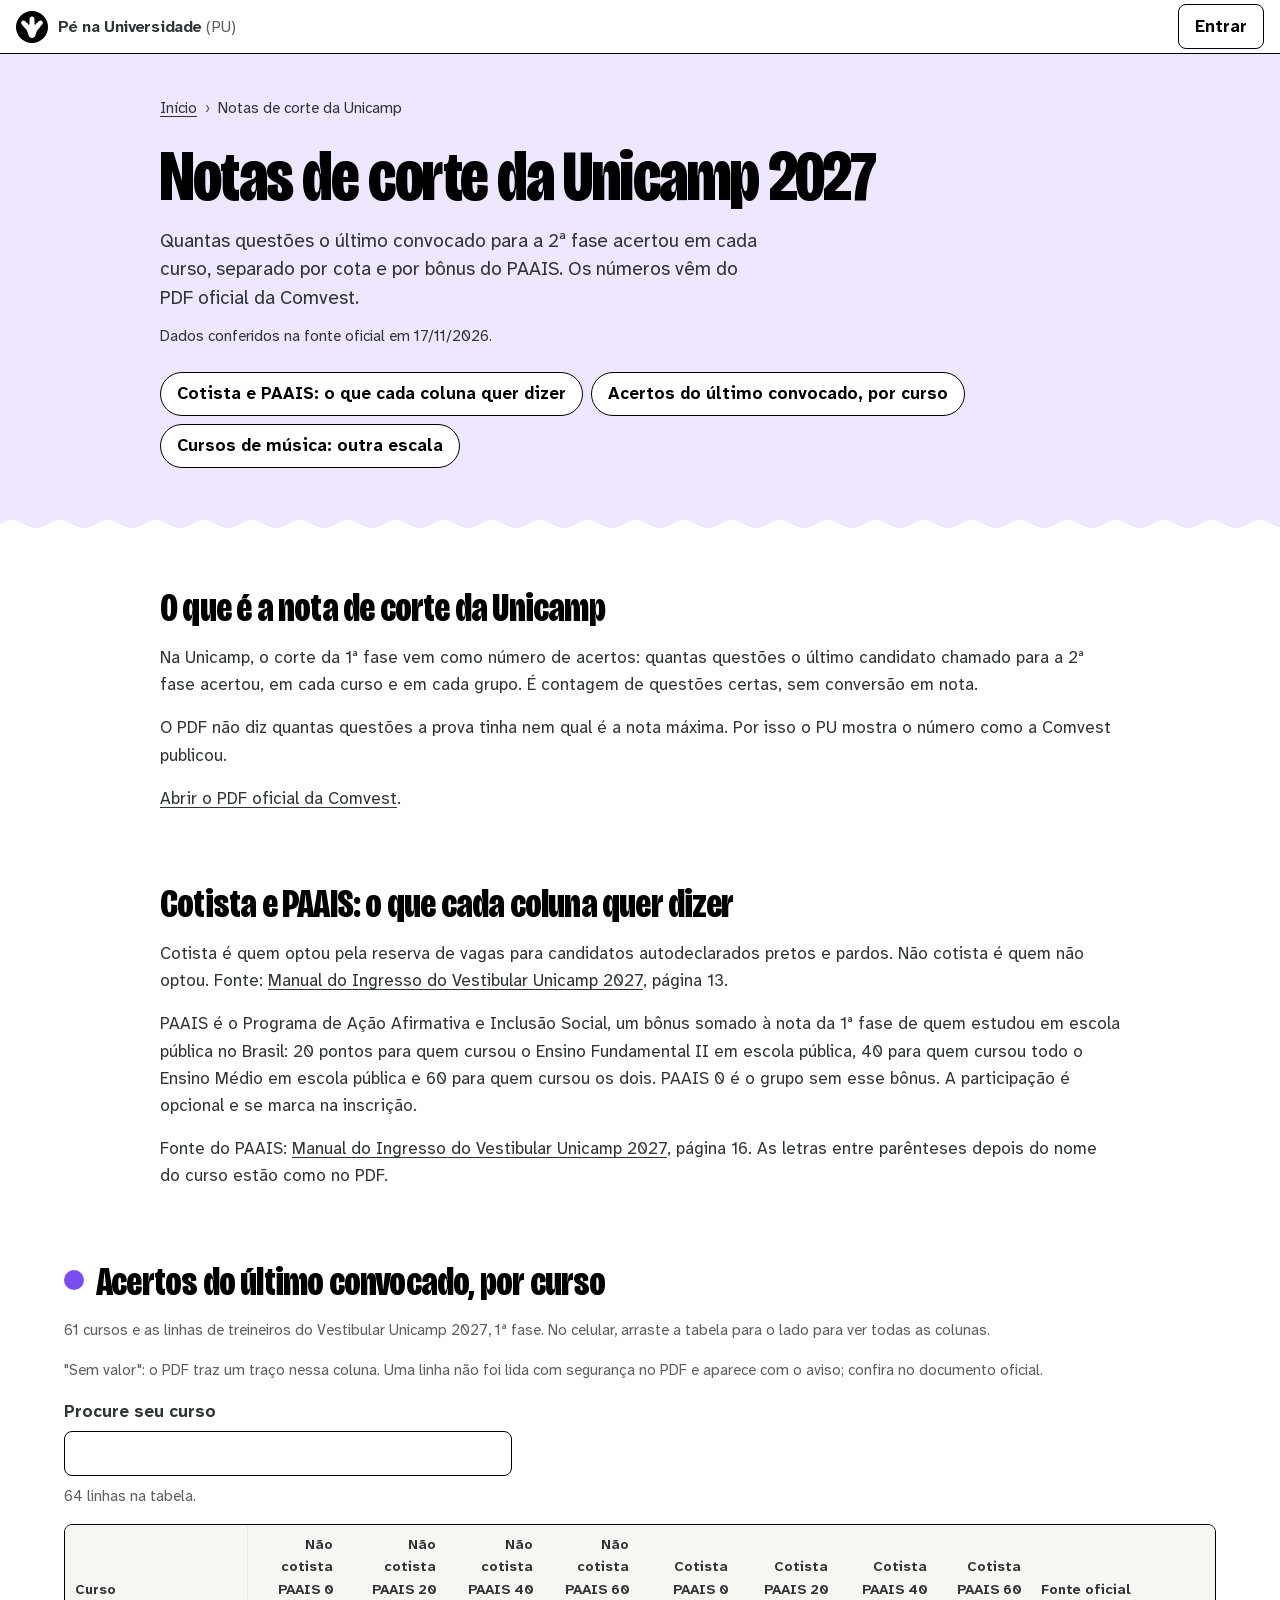
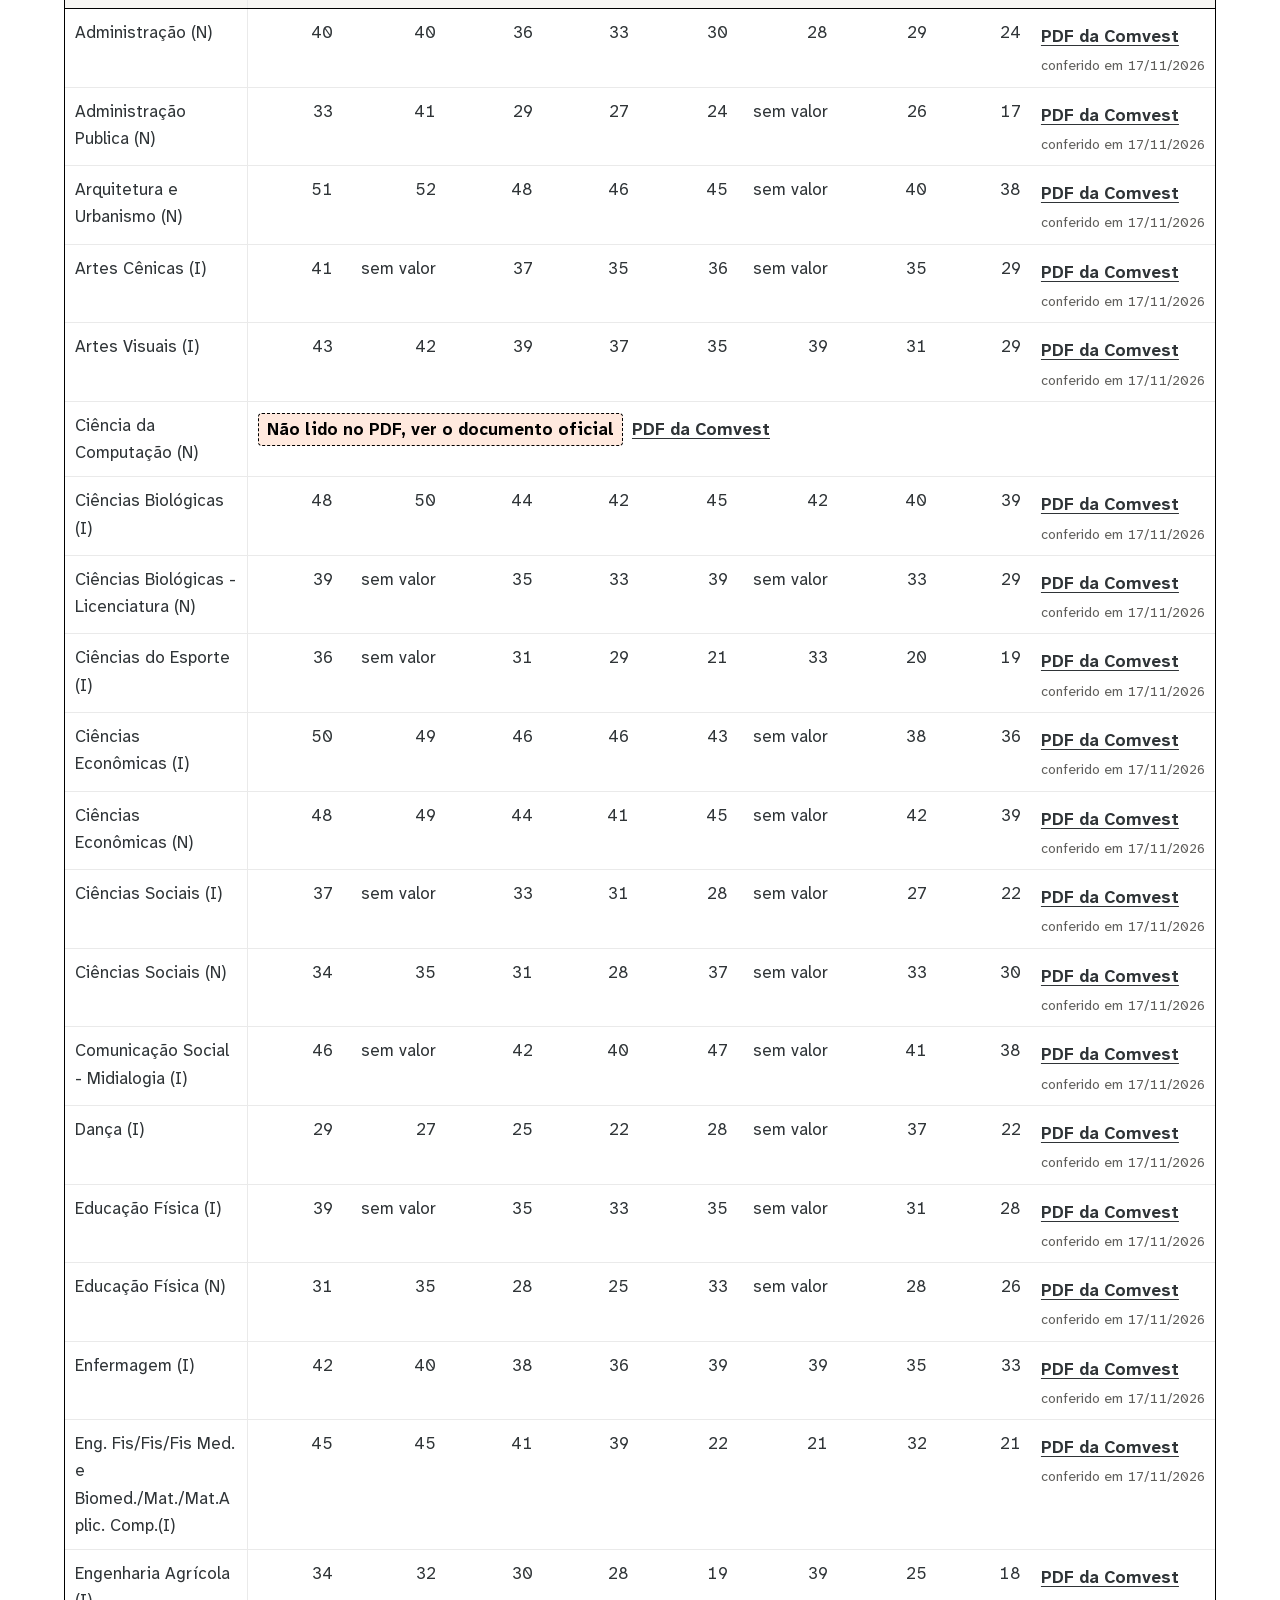
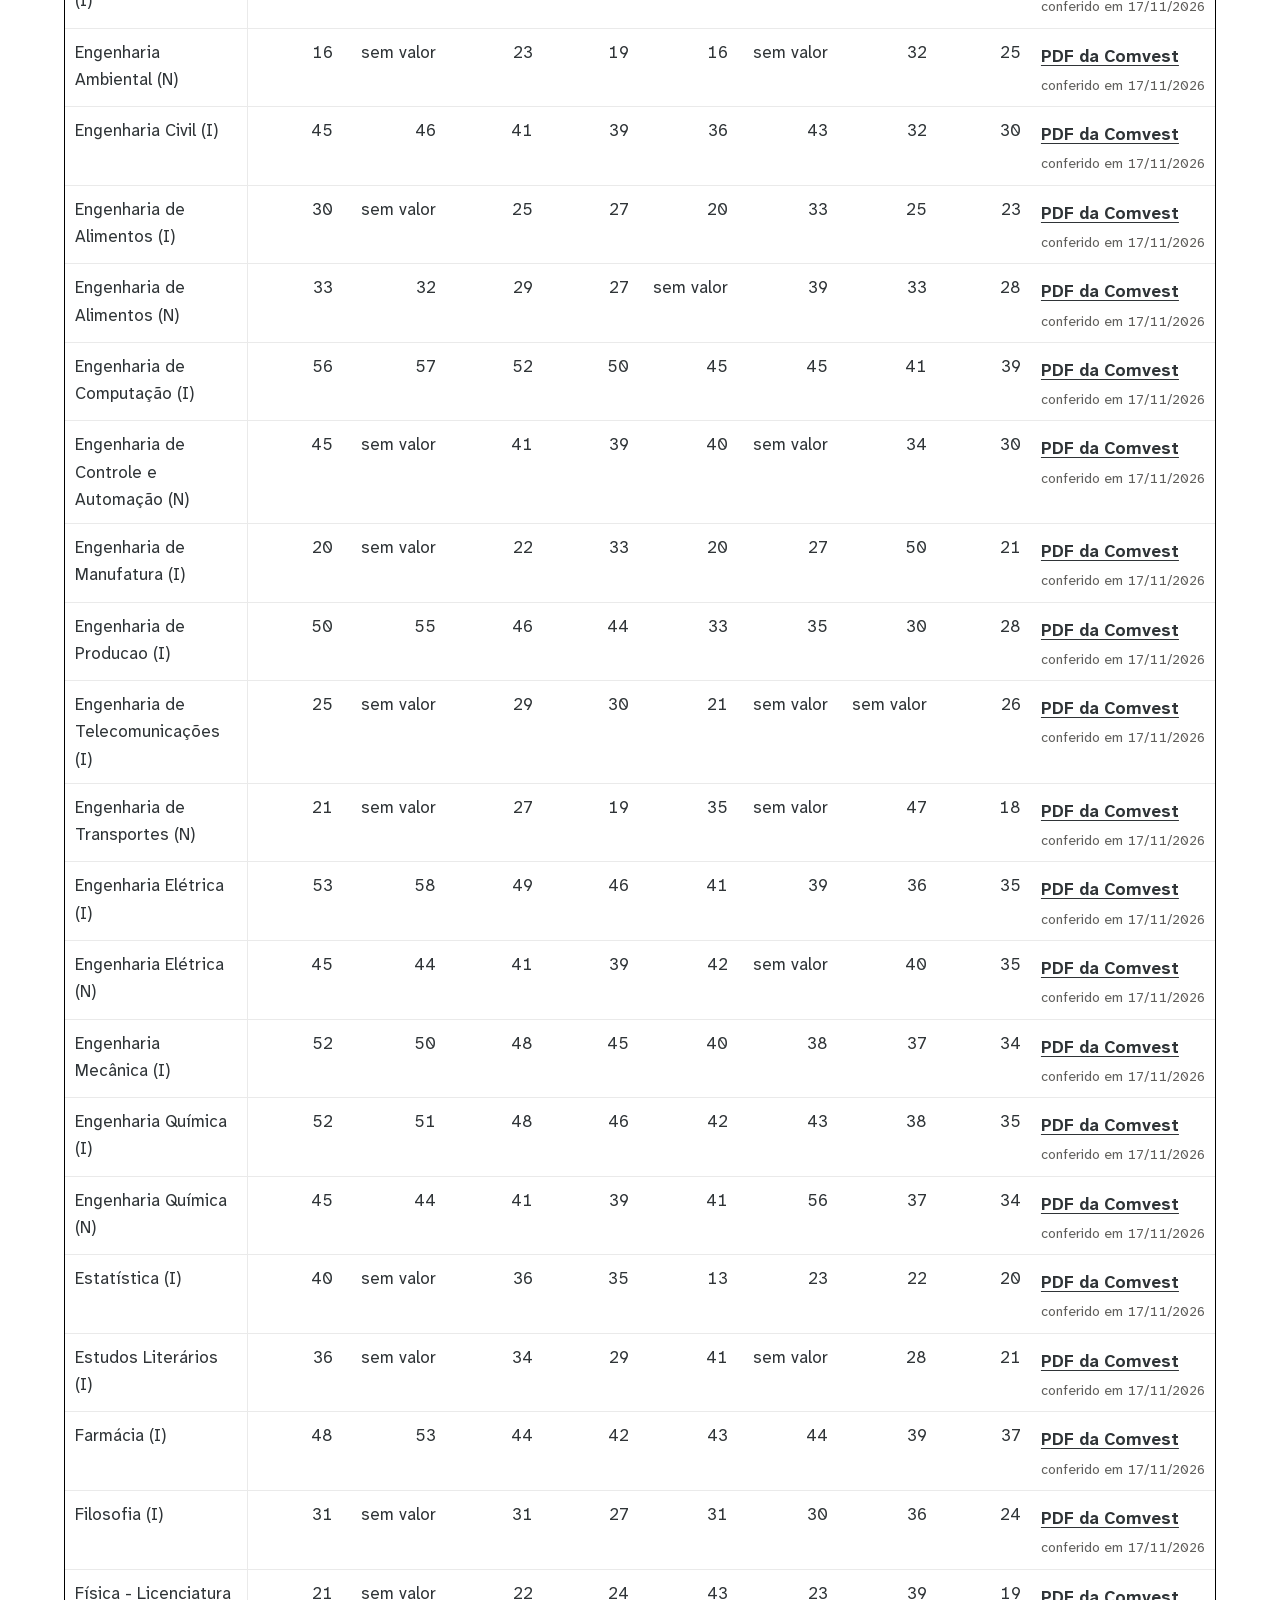
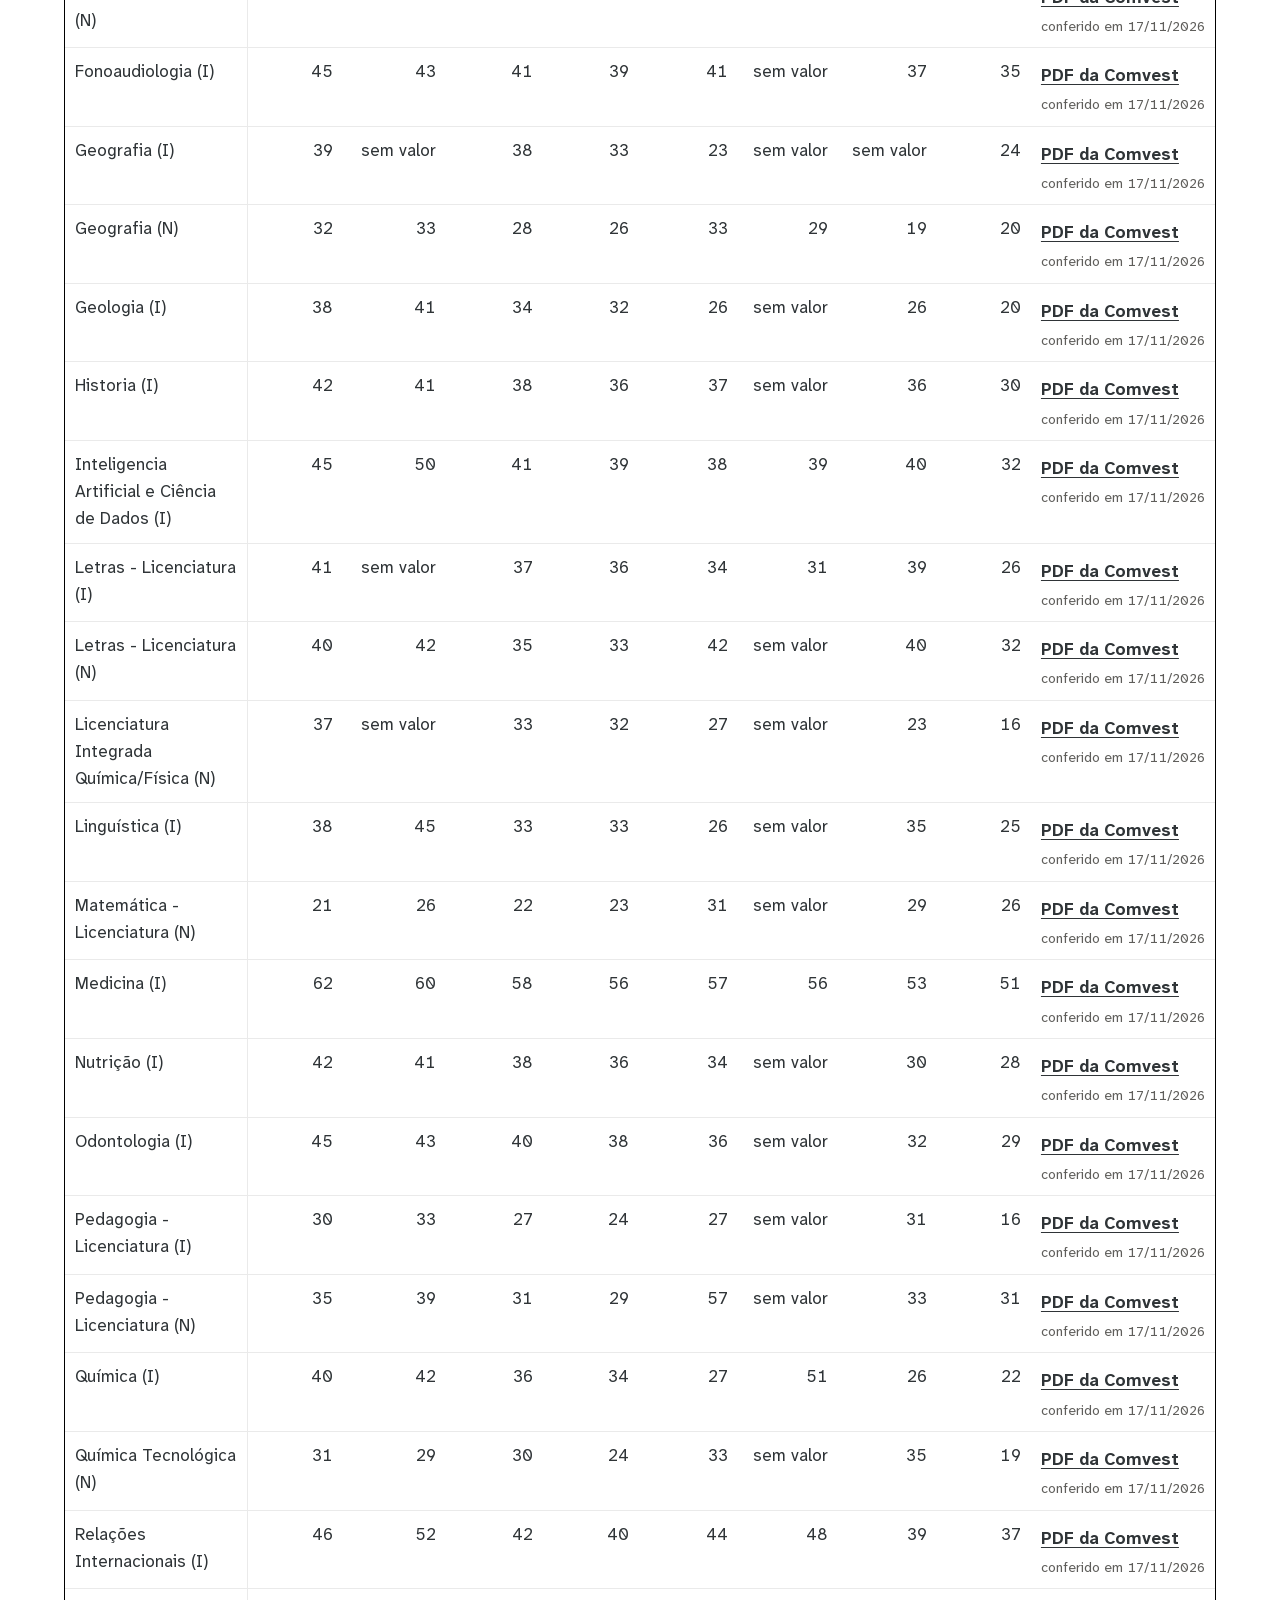
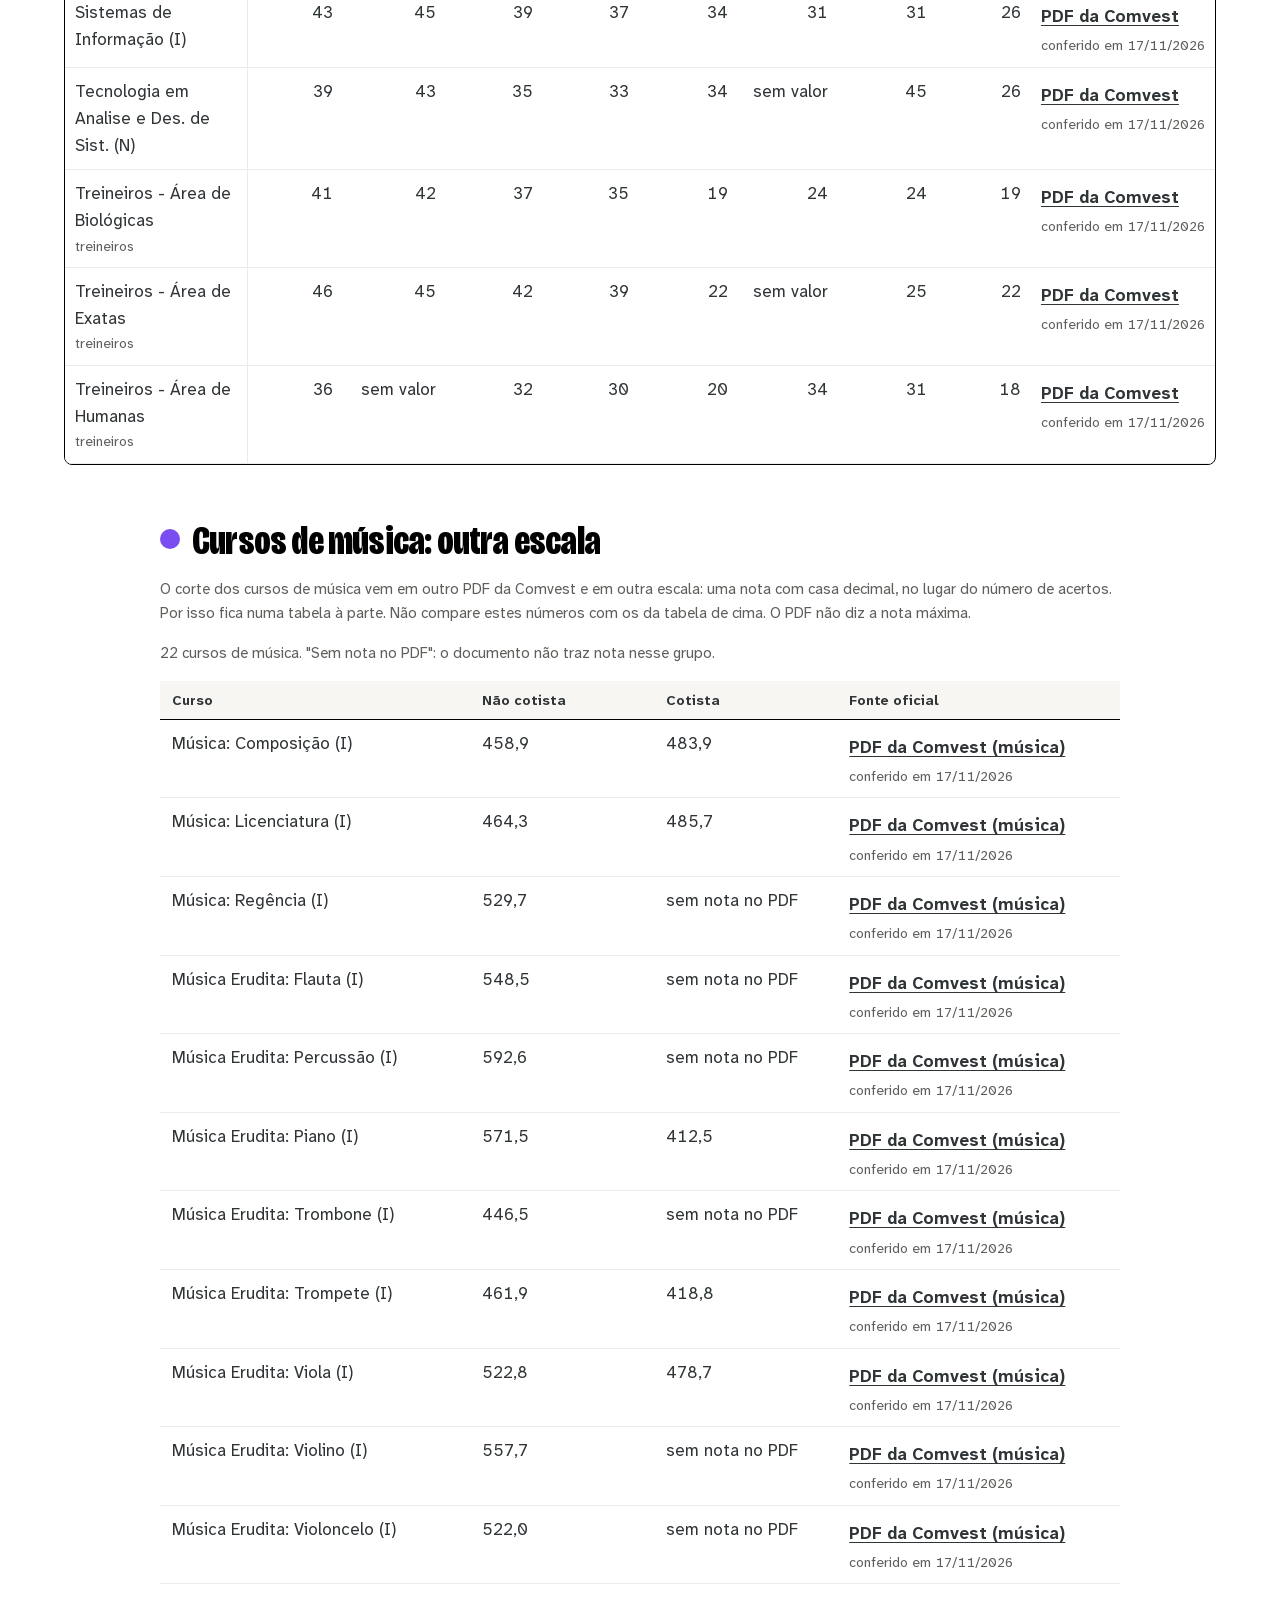
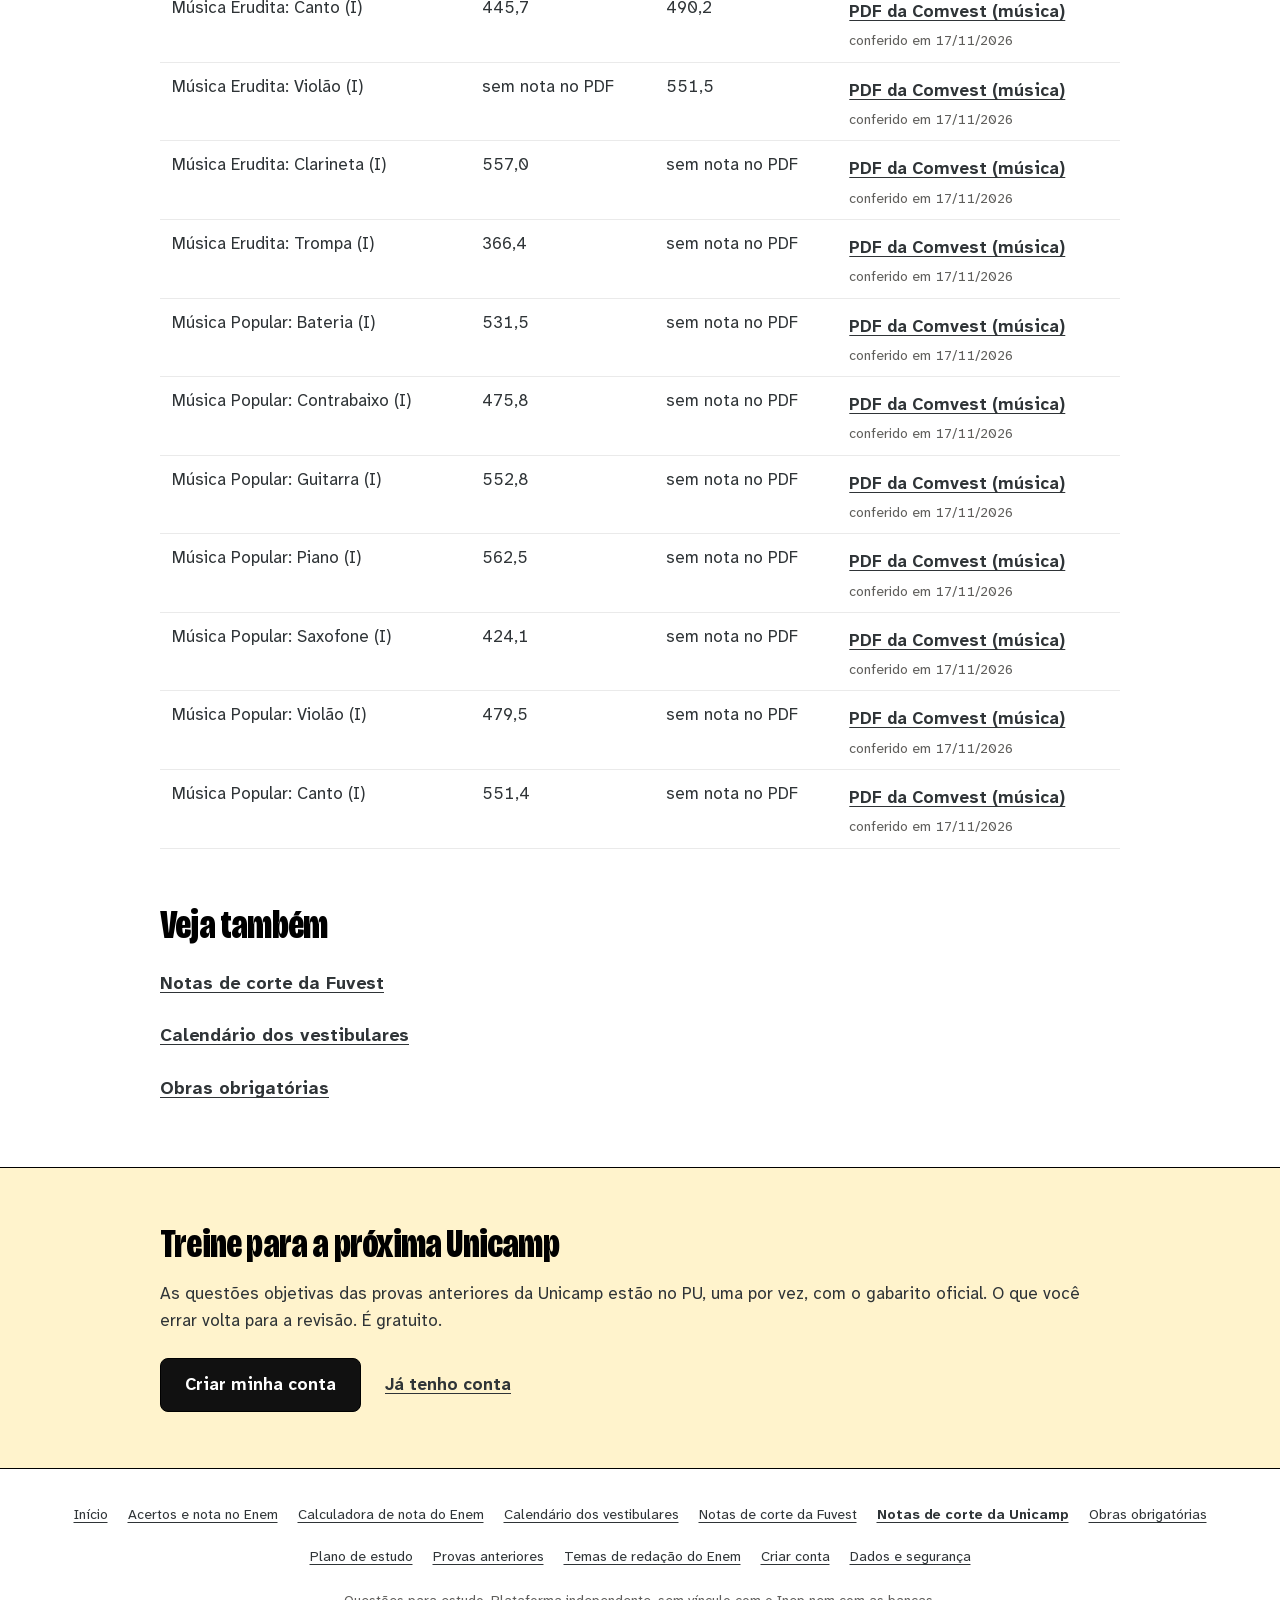
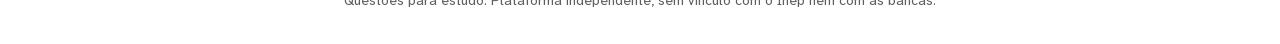
<file: notas-de-corte/unicamp/index.html>
<!doctype html>
<html lang="pt-BR">
<head>
<meta charset="utf-8">
<meta http-equiv="Content-Security-Policy" content="default-src 'self'; script-src 'self'; style-src 'self'; img-src 'self' data:; font-src 'self'; connect-src 'none'; object-src 'none'; base-uri 'none'; form-action 'none'">
<meta name="viewport" content="width=device-width, initial-scale=1, viewport-fit=cover">
<meta name="theme-color" content="#FFFFFF">
<title>Notas de corte da Unicamp 2027 por curso: acertos para a 2ª fase</title>
<meta name="description" content="Número de acertos do último convocado para a 2ª fase da Unicamp 2027 em cada curso, para cotistas, não cotistas e cada faixa do PAAIS, com o PDF oficial.">
<link rel="canonical" href="https://pu.gingamidia.com/notas-de-corte/unicamp/">
<meta property="og:type" content="website">
<meta property="og:locale" content="pt_BR">
<meta property="og:site_name" content="Pé na Universidade (PU)">
<meta property="og:title" content="Notas de corte da Unicamp 2027 por curso: acertos para a 2ª fase">
<meta property="og:description" content="Número de acertos do último convocado para a 2ª fase da Unicamp 2027 em cada curso, para cotistas, não cotistas e cada faixa do PAAIS, com o PDF oficial.">
<meta property="og:url" content="https://pu.gingamidia.com/notas-de-corte/unicamp/">
<meta property="og:image" content="https://pu.gingamidia.com/icones/pu-compartilhamento.png">
<meta property="og:image:type" content="image/png">
<meta property="og:image:width" content="1200">
<meta property="og:image:height" content="630">
<meta property="og:image:alt" content="Pinguim de chapéu pesca um livro num barco, ao lado do texto: Estude para o vestibular uma questão por vez. É gratuito.">
<meta name="twitter:card" content="summary_large_image">
<meta name="twitter:image:alt" content="Pinguim de chapéu pesca um livro num barco, ao lado do texto: Estude para o vestibular uma questão por vez. É gratuito.">
<link rel="icon" href="/icones/pu-32.png" sizes="32x32" type="image/png">
<link rel="icon" href="/icones/pu-16.png" sizes="16x16" type="image/png">
<link rel="apple-touch-icon" href="/icones/pu-180.png">
<link rel="manifest" href="/manifest.webmanifest">
<link rel="stylesheet" href="/paginas/estilo.css?v=1290c3ebf1">
<script src="/paginas/notas-de-corte.js?v=21662b18bf" defer></script>
<script type="application/ld+json">{"@context":"https://schema.org","@graph":[{"@type":"Organization","@id":"https://pu.gingamidia.com/#organizacao","name":"Pé na Universidade (PU)","alternateName":"PU","url":"https://pu.gingamidia.com/","logo":"https://pu.gingamidia.com/icones/pu-512.png"},{"@type":"WebSite","@id":"https://pu.gingamidia.com/#site","name":"Pé na Universidade (PU)","url":"https://pu.gingamidia.com/","inLanguage":"pt-BR","publisher":{"@id":"https://pu.gingamidia.com/#organizacao"}},{"@type":"BreadcrumbList","itemListElement":[{"@type":"ListItem","position":1,"name":"Início","item":"https://pu.gingamidia.com/"},{"@type":"ListItem","position":2,"name":"Notas de corte da Unicamp","item":"https://pu.gingamidia.com/notas-de-corte/unicamp/"}]}]}</script>
</head>
<body data-tom="ipe">
<a class="pular" href="#principal">Pular para o conteúdo</a>
<header class="topo"><a class="marca" href="/"><img src="/icones/pu.svg" width="32" height="32" alt=""><strong>Pé na Universidade <span>(PU)</span></strong></a><a class="entrar-topo" href="/#entrar">Entrar</a></header>
<main id="principal" tabindex="-1">
<div class="faixa faixa-topo"><div class="miolo">
<nav class="migalhas" aria-label="Você está em"><ol><li><a href="/">Início</a></li><li aria-current="page">Notas de corte da Unicamp</li></ol></nav>
<h1>Notas de corte da Unicamp 2027</h1>
<p class="apoio">Quantas questões o último convocado para a 2ª fase acertou em cada curso, separado por cota e por bônus do PAAIS. Os números vêm do PDF oficial da Comvest.</p>
<p class="conferencia" data-conferencia="2026-11-17">Dados conferidos na fonte oficial em <time datetime="2026-11-17">17/11/2026</time>.</p>
<nav class="sumario" aria-label="Nesta página"><ul><li><a href="#colunas">Cotista e PAAIS: o que cada coluna quer dizer</a></li><li><a href="#cortes">Acertos do último convocado, por curso</a></li><li><a href="#musica">Cursos de música: outra escala</a></li></ul></nav>
</div></div>
<div class="onda" aria-hidden="true"></div>
<div class="faixa"><section class="miolo bloco" aria-labelledby="t-o-que-a-nota-de-corte-da-unicamp">
<h2 id="t-o-que-a-nota-de-corte-da-unicamp">O que é a nota de corte da Unicamp</h2>
<p>Na Unicamp, o corte da 1ª fase vem como número de acertos: quantas questões o último candidato chamado para a 2ª fase acertou, em cada curso e em cada grupo. É contagem de questões certas, sem conversão em nota.</p>
<p>O PDF não diz quantas questões a prova tinha nem qual é a nota máxima. Por isso o PU mostra o número como a Comvest publicou.</p>
<p><a href="https://www.comvest.unicamp.br/wp-content/uploads/2026/11/VU2027-nota-de-corte.pdf">Abrir o PDF oficial da Comvest</a>.</p>
</section></div>
<div class="faixa"><section class="miolo bloco" id="colunas" aria-labelledby="t-colunas">
<h2 id="t-colunas">Cotista e PAAIS: o que cada coluna quer dizer</h2>
<p>Cotista é quem optou pela reserva de vagas para candidatos autodeclarados pretos e pardos. Não cotista é quem não optou. Fonte: <a href="https://www.comvest.unicamp.br/wp-content/uploads/2026/07/VU2027-Manual-do-Ingresso.pdf">Manual do Ingresso do Vestibular Unicamp 2027</a>, página 13.</p>
<p>PAAIS é o Programa de Ação Afirmativa e Inclusão Social, um bônus somado à nota da 1ª fase de quem estudou em escola pública no Brasil: 20 pontos para quem cursou o Ensino Fundamental II em escola pública, 40 para quem cursou todo o Ensino Médio em escola pública e 60 para quem cursou os dois. PAAIS 0 é o grupo sem esse bônus. A participação é opcional e se marca na inscrição.</p>
<p>Fonte do PAAIS: <a href="https://www.comvest.unicamp.br/wp-content/uploads/2026/07/VU2027-Manual-do-Ingresso.pdf">Manual do Ingresso do Vestibular Unicamp 2027</a>, página 16. As letras entre parênteses depois do nome do curso estão como no PDF.</p>
</section></div>
<div class="faixa"><section class="miolo miolo-largo bloco dados" id="cortes" aria-labelledby="t-cortes">
<h2 id="t-cortes">Acertos do último convocado, por curso</h2>
<p class="nota">61 cursos e as linhas de treineiros do Vestibular Unicamp 2027, 1ª fase. No celular, arraste a tabela para o lado para ver todas as colunas.</p>
<p class="nota">&quot;Sem valor&quot;: o PDF traz um traço nessa coluna. Uma linha não foi lida com segurança no PDF e aparece com o aviso; confira no documento oficial.</p>
<div class="filtro" data-filtro="cortes" hidden><label for="busca-cortes">Procure seu curso</label><input id="busca-cortes" type="search" autocomplete="off" spellcheck="false" enterkeyhint="search"><p class="filtro-total" aria-live="polite"></p></div>
<div class="rolagem" role="region" aria-labelledby="t-cortes" tabindex="0"><table class="larga"><thead><tr><th scope="col">Curso</th><th scope="col">Não cotista PAAIS 0</th><th scope="col">Não cotista PAAIS 20</th><th scope="col">Não cotista PAAIS 40</th><th scope="col">Não cotista PAAIS 60</th><th scope="col">Cotista PAAIS 0</th><th scope="col">Cotista PAAIS 20</th><th scope="col">Cotista PAAIS 40</th><th scope="col">Cotista PAAIS 60</th><th scope="col">Fonte oficial</th></tr></thead><tbody>
<tr data-dado data-fonte="https://www.comvest.unicamp.br/wp-content/uploads/2026/11/VU2027-nota-de-corte.pdf" data-conferido="2026-11-17"><td data-rotulo="Curso">Administração (N)</td><td data-rotulo="Não cotista PAAIS 0">40</td><td data-rotulo="Não cotista PAAIS 20">40</td><td data-rotulo="Não cotista PAAIS 40">36</td><td data-rotulo="Não cotista PAAIS 60">33</td><td data-rotulo="Cotista PAAIS 0">30</td><td data-rotulo="Cotista PAAIS 20">28</td><td data-rotulo="Cotista PAAIS 40">29</td><td data-rotulo="Cotista PAAIS 60">24</td><td data-rotulo="Fonte oficial"><a href="https://www.comvest.unicamp.br/wp-content/uploads/2026/11/VU2027-nota-de-corte.pdf">PDF da Comvest</a> <small>conferido em 17/11/2026</small></td></tr>
<tr data-dado data-fonte="https://www.comvest.unicamp.br/wp-content/uploads/2026/11/VU2027-nota-de-corte.pdf" data-conferido="2026-11-17"><td data-rotulo="Curso">Administração Publica (N)</td><td data-rotulo="Não cotista PAAIS 0">33</td><td data-rotulo="Não cotista PAAIS 20">41</td><td data-rotulo="Não cotista PAAIS 40">29</td><td data-rotulo="Não cotista PAAIS 60">27</td><td data-rotulo="Cotista PAAIS 0">24</td><td data-rotulo="Cotista PAAIS 20">sem valor</td><td data-rotulo="Cotista PAAIS 40">26</td><td data-rotulo="Cotista PAAIS 60">17</td><td data-rotulo="Fonte oficial"><a href="https://www.comvest.unicamp.br/wp-content/uploads/2026/11/VU2027-nota-de-corte.pdf">PDF da Comvest</a> <small>conferido em 17/11/2026</small></td></tr>
<tr data-dado data-fonte="https://www.comvest.unicamp.br/wp-content/uploads/2026/11/VU2027-nota-de-corte.pdf" data-conferido="2026-11-17"><td data-rotulo="Curso">Arquitetura e Urbanismo (N)</td><td data-rotulo="Não cotista PAAIS 0">51</td><td data-rotulo="Não cotista PAAIS 20">52</td><td data-rotulo="Não cotista PAAIS 40">48</td><td data-rotulo="Não cotista PAAIS 60">46</td><td data-rotulo="Cotista PAAIS 0">45</td><td data-rotulo="Cotista PAAIS 20">sem valor</td><td data-rotulo="Cotista PAAIS 40">40</td><td data-rotulo="Cotista PAAIS 60">38</td><td data-rotulo="Fonte oficial"><a href="https://www.comvest.unicamp.br/wp-content/uploads/2026/11/VU2027-nota-de-corte.pdf">PDF da Comvest</a> <small>conferido em 17/11/2026</small></td></tr>
<tr data-dado data-fonte="https://www.comvest.unicamp.br/wp-content/uploads/2026/11/VU2027-nota-de-corte.pdf" data-conferido="2026-11-17"><td data-rotulo="Curso">Artes Cênicas (I)</td><td data-rotulo="Não cotista PAAIS 0">41</td><td data-rotulo="Não cotista PAAIS 20">sem valor</td><td data-rotulo="Não cotista PAAIS 40">37</td><td data-rotulo="Não cotista PAAIS 60">35</td><td data-rotulo="Cotista PAAIS 0">36</td><td data-rotulo="Cotista PAAIS 20">sem valor</td><td data-rotulo="Cotista PAAIS 40">35</td><td data-rotulo="Cotista PAAIS 60">29</td><td data-rotulo="Fonte oficial"><a href="https://www.comvest.unicamp.br/wp-content/uploads/2026/11/VU2027-nota-de-corte.pdf">PDF da Comvest</a> <small>conferido em 17/11/2026</small></td></tr>
<tr data-dado data-fonte="https://www.comvest.unicamp.br/wp-content/uploads/2026/11/VU2027-nota-de-corte.pdf" data-conferido="2026-11-17"><td data-rotulo="Curso">Artes Visuais (I)</td><td data-rotulo="Não cotista PAAIS 0">43</td><td data-rotulo="Não cotista PAAIS 20">42</td><td data-rotulo="Não cotista PAAIS 40">39</td><td data-rotulo="Não cotista PAAIS 60">37</td><td data-rotulo="Cotista PAAIS 0">35</td><td data-rotulo="Cotista PAAIS 20">39</td><td data-rotulo="Cotista PAAIS 40">31</td><td data-rotulo="Cotista PAAIS 60">29</td><td data-rotulo="Fonte oficial"><a href="https://www.comvest.unicamp.br/wp-content/uploads/2026/11/VU2027-nota-de-corte.pdf">PDF da Comvest</a> <small>conferido em 17/11/2026</small></td></tr>
<tr data-aviso><td data-rotulo="Curso">Ciência da Computação (N)</td><td class="sem-dado" colspan="9" data-rotulo="Não cotista PAAIS 0"><strong class="aviso-dado">Não lido no PDF, ver o documento oficial</strong> <a href="https://www.comvest.unicamp.br/wp-content/uploads/2026/11/VU2027-nota-de-corte.pdf">PDF da Comvest</a></td></tr>
<tr data-dado data-fonte="https://www.comvest.unicamp.br/wp-content/uploads/2026/11/VU2027-nota-de-corte.pdf" data-conferido="2026-11-17"><td data-rotulo="Curso">Ciências Biológicas (I)</td><td data-rotulo="Não cotista PAAIS 0">48</td><td data-rotulo="Não cotista PAAIS 20">50</td><td data-rotulo="Não cotista PAAIS 40">44</td><td data-rotulo="Não cotista PAAIS 60">42</td><td data-rotulo="Cotista PAAIS 0">45</td><td data-rotulo="Cotista PAAIS 20">42</td><td data-rotulo="Cotista PAAIS 40">40</td><td data-rotulo="Cotista PAAIS 60">39</td><td data-rotulo="Fonte oficial"><a href="https://www.comvest.unicamp.br/wp-content/uploads/2026/11/VU2027-nota-de-corte.pdf">PDF da Comvest</a> <small>conferido em 17/11/2026</small></td></tr>
<tr data-dado data-fonte="https://www.comvest.unicamp.br/wp-content/uploads/2026/11/VU2027-nota-de-corte.pdf" data-conferido="2026-11-17"><td data-rotulo="Curso">Ciências Biológicas - Licenciatura (N)</td><td data-rotulo="Não cotista PAAIS 0">39</td><td data-rotulo="Não cotista PAAIS 20">sem valor</td><td data-rotulo="Não cotista PAAIS 40">35</td><td data-rotulo="Não cotista PAAIS 60">33</td><td data-rotulo="Cotista PAAIS 0">39</td><td data-rotulo="Cotista PAAIS 20">sem valor</td><td data-rotulo="Cotista PAAIS 40">33</td><td data-rotulo="Cotista PAAIS 60">29</td><td data-rotulo="Fonte oficial"><a href="https://www.comvest.unicamp.br/wp-content/uploads/2026/11/VU2027-nota-de-corte.pdf">PDF da Comvest</a> <small>conferido em 17/11/2026</small></td></tr>
<tr data-dado data-fonte="https://www.comvest.unicamp.br/wp-content/uploads/2026/11/VU2027-nota-de-corte.pdf" data-conferido="2026-11-17"><td data-rotulo="Curso">Ciências do Esporte (I)</td><td data-rotulo="Não cotista PAAIS 0">36</td><td data-rotulo="Não cotista PAAIS 20">sem valor</td><td data-rotulo="Não cotista PAAIS 40">31</td><td data-rotulo="Não cotista PAAIS 60">29</td><td data-rotulo="Cotista PAAIS 0">21</td><td data-rotulo="Cotista PAAIS 20">33</td><td data-rotulo="Cotista PAAIS 40">20</td><td data-rotulo="Cotista PAAIS 60">19</td><td data-rotulo="Fonte oficial"><a href="https://www.comvest.unicamp.br/wp-content/uploads/2026/11/VU2027-nota-de-corte.pdf">PDF da Comvest</a> <small>conferido em 17/11/2026</small></td></tr>
<tr data-dado data-fonte="https://www.comvest.unicamp.br/wp-content/uploads/2026/11/VU2027-nota-de-corte.pdf" data-conferido="2026-11-17"><td data-rotulo="Curso">Ciências Econômicas (I)</td><td data-rotulo="Não cotista PAAIS 0">50</td><td data-rotulo="Não cotista PAAIS 20">49</td><td data-rotulo="Não cotista PAAIS 40">46</td><td data-rotulo="Não cotista PAAIS 60">46</td><td data-rotulo="Cotista PAAIS 0">43</td><td data-rotulo="Cotista PAAIS 20">sem valor</td><td data-rotulo="Cotista PAAIS 40">38</td><td data-rotulo="Cotista PAAIS 60">36</td><td data-rotulo="Fonte oficial"><a href="https://www.comvest.unicamp.br/wp-content/uploads/2026/11/VU2027-nota-de-corte.pdf">PDF da Comvest</a> <small>conferido em 17/11/2026</small></td></tr>
<tr data-dado data-fonte="https://www.comvest.unicamp.br/wp-content/uploads/2026/11/VU2027-nota-de-corte.pdf" data-conferido="2026-11-17"><td data-rotulo="Curso">Ciências Econômicas (N)</td><td data-rotulo="Não cotista PAAIS 0">48</td><td data-rotulo="Não cotista PAAIS 20">49</td><td data-rotulo="Não cotista PAAIS 40">44</td><td data-rotulo="Não cotista PAAIS 60">41</td><td data-rotulo="Cotista PAAIS 0">45</td><td data-rotulo="Cotista PAAIS 20">sem valor</td><td data-rotulo="Cotista PAAIS 40">42</td><td data-rotulo="Cotista PAAIS 60">39</td><td data-rotulo="Fonte oficial"><a href="https://www.comvest.unicamp.br/wp-content/uploads/2026/11/VU2027-nota-de-corte.pdf">PDF da Comvest</a> <small>conferido em 17/11/2026</small></td></tr>
<tr data-dado data-fonte="https://www.comvest.unicamp.br/wp-content/uploads/2026/11/VU2027-nota-de-corte.pdf" data-conferido="2026-11-17"><td data-rotulo="Curso">Ciências Sociais (I)</td><td data-rotulo="Não cotista PAAIS 0">37</td><td data-rotulo="Não cotista PAAIS 20">sem valor</td><td data-rotulo="Não cotista PAAIS 40">33</td><td data-rotulo="Não cotista PAAIS 60">31</td><td data-rotulo="Cotista PAAIS 0">28</td><td data-rotulo="Cotista PAAIS 20">sem valor</td><td data-rotulo="Cotista PAAIS 40">27</td><td data-rotulo="Cotista PAAIS 60">22</td><td data-rotulo="Fonte oficial"><a href="https://www.comvest.unicamp.br/wp-content/uploads/2026/11/VU2027-nota-de-corte.pdf">PDF da Comvest</a> <small>conferido em 17/11/2026</small></td></tr>
<tr data-dado data-fonte="https://www.comvest.unicamp.br/wp-content/uploads/2026/11/VU2027-nota-de-corte.pdf" data-conferido="2026-11-17"><td data-rotulo="Curso">Ciências Sociais (N)</td><td data-rotulo="Não cotista PAAIS 0">34</td><td data-rotulo="Não cotista PAAIS 20">35</td><td data-rotulo="Não cotista PAAIS 40">31</td><td data-rotulo="Não cotista PAAIS 60">28</td><td data-rotulo="Cotista PAAIS 0">37</td><td data-rotulo="Cotista PAAIS 20">sem valor</td><td data-rotulo="Cotista PAAIS 40">33</td><td data-rotulo="Cotista PAAIS 60">30</td><td data-rotulo="Fonte oficial"><a href="https://www.comvest.unicamp.br/wp-content/uploads/2026/11/VU2027-nota-de-corte.pdf">PDF da Comvest</a> <small>conferido em 17/11/2026</small></td></tr>
<tr data-dado data-fonte="https://www.comvest.unicamp.br/wp-content/uploads/2026/11/VU2027-nota-de-corte.pdf" data-conferido="2026-11-17"><td data-rotulo="Curso">Comunicação Social - Midialogia (I)</td><td data-rotulo="Não cotista PAAIS 0">46</td><td data-rotulo="Não cotista PAAIS 20">sem valor</td><td data-rotulo="Não cotista PAAIS 40">42</td><td data-rotulo="Não cotista PAAIS 60">40</td><td data-rotulo="Cotista PAAIS 0">47</td><td data-rotulo="Cotista PAAIS 20">sem valor</td><td data-rotulo="Cotista PAAIS 40">41</td><td data-rotulo="Cotista PAAIS 60">38</td><td data-rotulo="Fonte oficial"><a href="https://www.comvest.unicamp.br/wp-content/uploads/2026/11/VU2027-nota-de-corte.pdf">PDF da Comvest</a> <small>conferido em 17/11/2026</small></td></tr>
<tr data-dado data-fonte="https://www.comvest.unicamp.br/wp-content/uploads/2026/11/VU2027-nota-de-corte.pdf" data-conferido="2026-11-17"><td data-rotulo="Curso">Dança (I)</td><td data-rotulo="Não cotista PAAIS 0">29</td><td data-rotulo="Não cotista PAAIS 20">27</td><td data-rotulo="Não cotista PAAIS 40">25</td><td data-rotulo="Não cotista PAAIS 60">22</td><td data-rotulo="Cotista PAAIS 0">28</td><td data-rotulo="Cotista PAAIS 20">sem valor</td><td data-rotulo="Cotista PAAIS 40">37</td><td data-rotulo="Cotista PAAIS 60">22</td><td data-rotulo="Fonte oficial"><a href="https://www.comvest.unicamp.br/wp-content/uploads/2026/11/VU2027-nota-de-corte.pdf">PDF da Comvest</a> <small>conferido em 17/11/2026</small></td></tr>
<tr data-dado data-fonte="https://www.comvest.unicamp.br/wp-content/uploads/2026/11/VU2027-nota-de-corte.pdf" data-conferido="2026-11-17"><td data-rotulo="Curso">Educação Física (I)</td><td data-rotulo="Não cotista PAAIS 0">39</td><td data-rotulo="Não cotista PAAIS 20">sem valor</td><td data-rotulo="Não cotista PAAIS 40">35</td><td data-rotulo="Não cotista PAAIS 60">33</td><td data-rotulo="Cotista PAAIS 0">35</td><td data-rotulo="Cotista PAAIS 20">sem valor</td><td data-rotulo="Cotista PAAIS 40">31</td><td data-rotulo="Cotista PAAIS 60">28</td><td data-rotulo="Fonte oficial"><a href="https://www.comvest.unicamp.br/wp-content/uploads/2026/11/VU2027-nota-de-corte.pdf">PDF da Comvest</a> <small>conferido em 17/11/2026</small></td></tr>
<tr data-dado data-fonte="https://www.comvest.unicamp.br/wp-content/uploads/2026/11/VU2027-nota-de-corte.pdf" data-conferido="2026-11-17"><td data-rotulo="Curso">Educação Física (N)</td><td data-rotulo="Não cotista PAAIS 0">31</td><td data-rotulo="Não cotista PAAIS 20">35</td><td data-rotulo="Não cotista PAAIS 40">28</td><td data-rotulo="Não cotista PAAIS 60">25</td><td data-rotulo="Cotista PAAIS 0">33</td><td data-rotulo="Cotista PAAIS 20">sem valor</td><td data-rotulo="Cotista PAAIS 40">28</td><td data-rotulo="Cotista PAAIS 60">26</td><td data-rotulo="Fonte oficial"><a href="https://www.comvest.unicamp.br/wp-content/uploads/2026/11/VU2027-nota-de-corte.pdf">PDF da Comvest</a> <small>conferido em 17/11/2026</small></td></tr>
<tr data-dado data-fonte="https://www.comvest.unicamp.br/wp-content/uploads/2026/11/VU2027-nota-de-corte.pdf" data-conferido="2026-11-17"><td data-rotulo="Curso">Enfermagem (I)</td><td data-rotulo="Não cotista PAAIS 0">42</td><td data-rotulo="Não cotista PAAIS 20">40</td><td data-rotulo="Não cotista PAAIS 40">38</td><td data-rotulo="Não cotista PAAIS 60">36</td><td data-rotulo="Cotista PAAIS 0">39</td><td data-rotulo="Cotista PAAIS 20">39</td><td data-rotulo="Cotista PAAIS 40">35</td><td data-rotulo="Cotista PAAIS 60">33</td><td data-rotulo="Fonte oficial"><a href="https://www.comvest.unicamp.br/wp-content/uploads/2026/11/VU2027-nota-de-corte.pdf">PDF da Comvest</a> <small>conferido em 17/11/2026</small></td></tr>
<tr data-dado data-fonte="https://www.comvest.unicamp.br/wp-content/uploads/2026/11/VU2027-nota-de-corte.pdf" data-conferido="2026-11-17"><td data-rotulo="Curso">Eng. Fis/Fis/Fis Med. e Biomed./Mat./Mat.Aplic. Comp.(I)</td><td data-rotulo="Não cotista PAAIS 0">45</td><td data-rotulo="Não cotista PAAIS 20">45</td><td data-rotulo="Não cotista PAAIS 40">41</td><td data-rotulo="Não cotista PAAIS 60">39</td><td data-rotulo="Cotista PAAIS 0">22</td><td data-rotulo="Cotista PAAIS 20">21</td><td data-rotulo="Cotista PAAIS 40">32</td><td data-rotulo="Cotista PAAIS 60">21</td><td data-rotulo="Fonte oficial"><a href="https://www.comvest.unicamp.br/wp-content/uploads/2026/11/VU2027-nota-de-corte.pdf">PDF da Comvest</a> <small>conferido em 17/11/2026</small></td></tr>
<tr data-dado data-fonte="https://www.comvest.unicamp.br/wp-content/uploads/2026/11/VU2027-nota-de-corte.pdf" data-conferido="2026-11-17"><td data-rotulo="Curso">Engenharia Agrícola (I)</td><td data-rotulo="Não cotista PAAIS 0">34</td><td data-rotulo="Não cotista PAAIS 20">32</td><td data-rotulo="Não cotista PAAIS 40">30</td><td data-rotulo="Não cotista PAAIS 60">28</td><td data-rotulo="Cotista PAAIS 0">19</td><td data-rotulo="Cotista PAAIS 20">39</td><td data-rotulo="Cotista PAAIS 40">25</td><td data-rotulo="Cotista PAAIS 60">18</td><td data-rotulo="Fonte oficial"><a href="https://www.comvest.unicamp.br/wp-content/uploads/2026/11/VU2027-nota-de-corte.pdf">PDF da Comvest</a> <small>conferido em 17/11/2026</small></td></tr>
<tr data-dado data-fonte="https://www.comvest.unicamp.br/wp-content/uploads/2026/11/VU2027-nota-de-corte.pdf" data-conferido="2026-11-17"><td data-rotulo="Curso">Engenharia Ambiental (N)</td><td data-rotulo="Não cotista PAAIS 0">16</td><td data-rotulo="Não cotista PAAIS 20">sem valor</td><td data-rotulo="Não cotista PAAIS 40">23</td><td data-rotulo="Não cotista PAAIS 60">19</td><td data-rotulo="Cotista PAAIS 0">16</td><td data-rotulo="Cotista PAAIS 20">sem valor</td><td data-rotulo="Cotista PAAIS 40">32</td><td data-rotulo="Cotista PAAIS 60">25</td><td data-rotulo="Fonte oficial"><a href="https://www.comvest.unicamp.br/wp-content/uploads/2026/11/VU2027-nota-de-corte.pdf">PDF da Comvest</a> <small>conferido em 17/11/2026</small></td></tr>
<tr data-dado data-fonte="https://www.comvest.unicamp.br/wp-content/uploads/2026/11/VU2027-nota-de-corte.pdf" data-conferido="2026-11-17"><td data-rotulo="Curso">Engenharia Civil (I)</td><td data-rotulo="Não cotista PAAIS 0">45</td><td data-rotulo="Não cotista PAAIS 20">46</td><td data-rotulo="Não cotista PAAIS 40">41</td><td data-rotulo="Não cotista PAAIS 60">39</td><td data-rotulo="Cotista PAAIS 0">36</td><td data-rotulo="Cotista PAAIS 20">43</td><td data-rotulo="Cotista PAAIS 40">32</td><td data-rotulo="Cotista PAAIS 60">30</td><td data-rotulo="Fonte oficial"><a href="https://www.comvest.unicamp.br/wp-content/uploads/2026/11/VU2027-nota-de-corte.pdf">PDF da Comvest</a> <small>conferido em 17/11/2026</small></td></tr>
<tr data-dado data-fonte="https://www.comvest.unicamp.br/wp-content/uploads/2026/11/VU2027-nota-de-corte.pdf" data-conferido="2026-11-17"><td data-rotulo="Curso">Engenharia de Alimentos (I)</td><td data-rotulo="Não cotista PAAIS 0">30</td><td data-rotulo="Não cotista PAAIS 20">sem valor</td><td data-rotulo="Não cotista PAAIS 40">25</td><td data-rotulo="Não cotista PAAIS 60">27</td><td data-rotulo="Cotista PAAIS 0">20</td><td data-rotulo="Cotista PAAIS 20">33</td><td data-rotulo="Cotista PAAIS 40">25</td><td data-rotulo="Cotista PAAIS 60">23</td><td data-rotulo="Fonte oficial"><a href="https://www.comvest.unicamp.br/wp-content/uploads/2026/11/VU2027-nota-de-corte.pdf">PDF da Comvest</a> <small>conferido em 17/11/2026</small></td></tr>
<tr data-dado data-fonte="https://www.comvest.unicamp.br/wp-content/uploads/2026/11/VU2027-nota-de-corte.pdf" data-conferido="2026-11-17"><td data-rotulo="Curso">Engenharia de Alimentos (N)</td><td data-rotulo="Não cotista PAAIS 0">33</td><td data-rotulo="Não cotista PAAIS 20">32</td><td data-rotulo="Não cotista PAAIS 40">29</td><td data-rotulo="Não cotista PAAIS 60">27</td><td data-rotulo="Cotista PAAIS 0">sem valor</td><td data-rotulo="Cotista PAAIS 20">39</td><td data-rotulo="Cotista PAAIS 40">33</td><td data-rotulo="Cotista PAAIS 60">28</td><td data-rotulo="Fonte oficial"><a href="https://www.comvest.unicamp.br/wp-content/uploads/2026/11/VU2027-nota-de-corte.pdf">PDF da Comvest</a> <small>conferido em 17/11/2026</small></td></tr>
<tr data-dado data-fonte="https://www.comvest.unicamp.br/wp-content/uploads/2026/11/VU2027-nota-de-corte.pdf" data-conferido="2026-11-17"><td data-rotulo="Curso">Engenharia de Computação (I)</td><td data-rotulo="Não cotista PAAIS 0">56</td><td data-rotulo="Não cotista PAAIS 20">57</td><td data-rotulo="Não cotista PAAIS 40">52</td><td data-rotulo="Não cotista PAAIS 60">50</td><td data-rotulo="Cotista PAAIS 0">45</td><td data-rotulo="Cotista PAAIS 20">45</td><td data-rotulo="Cotista PAAIS 40">41</td><td data-rotulo="Cotista PAAIS 60">39</td><td data-rotulo="Fonte oficial"><a href="https://www.comvest.unicamp.br/wp-content/uploads/2026/11/VU2027-nota-de-corte.pdf">PDF da Comvest</a> <small>conferido em 17/11/2026</small></td></tr>
<tr data-dado data-fonte="https://www.comvest.unicamp.br/wp-content/uploads/2026/11/VU2027-nota-de-corte.pdf" data-conferido="2026-11-17"><td data-rotulo="Curso">Engenharia de Controle e Automação (N)</td><td data-rotulo="Não cotista PAAIS 0">45</td><td data-rotulo="Não cotista PAAIS 20">sem valor</td><td data-rotulo="Não cotista PAAIS 40">41</td><td data-rotulo="Não cotista PAAIS 60">39</td><td data-rotulo="Cotista PAAIS 0">40</td><td data-rotulo="Cotista PAAIS 20">sem valor</td><td data-rotulo="Cotista PAAIS 40">34</td><td data-rotulo="Cotista PAAIS 60">30</td><td data-rotulo="Fonte oficial"><a href="https://www.comvest.unicamp.br/wp-content/uploads/2026/11/VU2027-nota-de-corte.pdf">PDF da Comvest</a> <small>conferido em 17/11/2026</small></td></tr>
<tr data-dado data-fonte="https://www.comvest.unicamp.br/wp-content/uploads/2026/11/VU2027-nota-de-corte.pdf" data-conferido="2026-11-17"><td data-rotulo="Curso">Engenharia de Manufatura (I)</td><td data-rotulo="Não cotista PAAIS 0">20</td><td data-rotulo="Não cotista PAAIS 20">sem valor</td><td data-rotulo="Não cotista PAAIS 40">22</td><td data-rotulo="Não cotista PAAIS 60">33</td><td data-rotulo="Cotista PAAIS 0">20</td><td data-rotulo="Cotista PAAIS 20">27</td><td data-rotulo="Cotista PAAIS 40">50</td><td data-rotulo="Cotista PAAIS 60">21</td><td data-rotulo="Fonte oficial"><a href="https://www.comvest.unicamp.br/wp-content/uploads/2026/11/VU2027-nota-de-corte.pdf">PDF da Comvest</a> <small>conferido em 17/11/2026</small></td></tr>
<tr data-dado data-fonte="https://www.comvest.unicamp.br/wp-content/uploads/2026/11/VU2027-nota-de-corte.pdf" data-conferido="2026-11-17"><td data-rotulo="Curso">Engenharia de Producao (I)</td><td data-rotulo="Não cotista PAAIS 0">50</td><td data-rotulo="Não cotista PAAIS 20">55</td><td data-rotulo="Não cotista PAAIS 40">46</td><td data-rotulo="Não cotista PAAIS 60">44</td><td data-rotulo="Cotista PAAIS 0">33</td><td data-rotulo="Cotista PAAIS 20">35</td><td data-rotulo="Cotista PAAIS 40">30</td><td data-rotulo="Cotista PAAIS 60">28</td><td data-rotulo="Fonte oficial"><a href="https://www.comvest.unicamp.br/wp-content/uploads/2026/11/VU2027-nota-de-corte.pdf">PDF da Comvest</a> <small>conferido em 17/11/2026</small></td></tr>
<tr data-dado data-fonte="https://www.comvest.unicamp.br/wp-content/uploads/2026/11/VU2027-nota-de-corte.pdf" data-conferido="2026-11-17"><td data-rotulo="Curso">Engenharia de Telecomunicações (I)</td><td data-rotulo="Não cotista PAAIS 0">25</td><td data-rotulo="Não cotista PAAIS 20">sem valor</td><td data-rotulo="Não cotista PAAIS 40">29</td><td data-rotulo="Não cotista PAAIS 60">30</td><td data-rotulo="Cotista PAAIS 0">21</td><td data-rotulo="Cotista PAAIS 20">sem valor</td><td data-rotulo="Cotista PAAIS 40">sem valor</td><td data-rotulo="Cotista PAAIS 60">26</td><td data-rotulo="Fonte oficial"><a href="https://www.comvest.unicamp.br/wp-content/uploads/2026/11/VU2027-nota-de-corte.pdf">PDF da Comvest</a> <small>conferido em 17/11/2026</small></td></tr>
<tr data-dado data-fonte="https://www.comvest.unicamp.br/wp-content/uploads/2026/11/VU2027-nota-de-corte.pdf" data-conferido="2026-11-17"><td data-rotulo="Curso">Engenharia de Transportes (N)</td><td data-rotulo="Não cotista PAAIS 0">21</td><td data-rotulo="Não cotista PAAIS 20">sem valor</td><td data-rotulo="Não cotista PAAIS 40">27</td><td data-rotulo="Não cotista PAAIS 60">19</td><td data-rotulo="Cotista PAAIS 0">35</td><td data-rotulo="Cotista PAAIS 20">sem valor</td><td data-rotulo="Cotista PAAIS 40">47</td><td data-rotulo="Cotista PAAIS 60">18</td><td data-rotulo="Fonte oficial"><a href="https://www.comvest.unicamp.br/wp-content/uploads/2026/11/VU2027-nota-de-corte.pdf">PDF da Comvest</a> <small>conferido em 17/11/2026</small></td></tr>
<tr data-dado data-fonte="https://www.comvest.unicamp.br/wp-content/uploads/2026/11/VU2027-nota-de-corte.pdf" data-conferido="2026-11-17"><td data-rotulo="Curso">Engenharia Elétrica (I)</td><td data-rotulo="Não cotista PAAIS 0">53</td><td data-rotulo="Não cotista PAAIS 20">58</td><td data-rotulo="Não cotista PAAIS 40">49</td><td data-rotulo="Não cotista PAAIS 60">46</td><td data-rotulo="Cotista PAAIS 0">41</td><td data-rotulo="Cotista PAAIS 20">39</td><td data-rotulo="Cotista PAAIS 40">36</td><td data-rotulo="Cotista PAAIS 60">35</td><td data-rotulo="Fonte oficial"><a href="https://www.comvest.unicamp.br/wp-content/uploads/2026/11/VU2027-nota-de-corte.pdf">PDF da Comvest</a> <small>conferido em 17/11/2026</small></td></tr>
<tr data-dado data-fonte="https://www.comvest.unicamp.br/wp-content/uploads/2026/11/VU2027-nota-de-corte.pdf" data-conferido="2026-11-17"><td data-rotulo="Curso">Engenharia Elétrica (N)</td><td data-rotulo="Não cotista PAAIS 0">45</td><td data-rotulo="Não cotista PAAIS 20">44</td><td data-rotulo="Não cotista PAAIS 40">41</td><td data-rotulo="Não cotista PAAIS 60">39</td><td data-rotulo="Cotista PAAIS 0">42</td><td data-rotulo="Cotista PAAIS 20">sem valor</td><td data-rotulo="Cotista PAAIS 40">40</td><td data-rotulo="Cotista PAAIS 60">35</td><td data-rotulo="Fonte oficial"><a href="https://www.comvest.unicamp.br/wp-content/uploads/2026/11/VU2027-nota-de-corte.pdf">PDF da Comvest</a> <small>conferido em 17/11/2026</small></td></tr>
<tr data-dado data-fonte="https://www.comvest.unicamp.br/wp-content/uploads/2026/11/VU2027-nota-de-corte.pdf" data-conferido="2026-11-17"><td data-rotulo="Curso">Engenharia Mecânica (I)</td><td data-rotulo="Não cotista PAAIS 0">52</td><td data-rotulo="Não cotista PAAIS 20">50</td><td data-rotulo="Não cotista PAAIS 40">48</td><td data-rotulo="Não cotista PAAIS 60">45</td><td data-rotulo="Cotista PAAIS 0">40</td><td data-rotulo="Cotista PAAIS 20">38</td><td data-rotulo="Cotista PAAIS 40">37</td><td data-rotulo="Cotista PAAIS 60">34</td><td data-rotulo="Fonte oficial"><a href="https://www.comvest.unicamp.br/wp-content/uploads/2026/11/VU2027-nota-de-corte.pdf">PDF da Comvest</a> <small>conferido em 17/11/2026</small></td></tr>
<tr data-dado data-fonte="https://www.comvest.unicamp.br/wp-content/uploads/2026/11/VU2027-nota-de-corte.pdf" data-conferido="2026-11-17"><td data-rotulo="Curso">Engenharia Química (I)</td><td data-rotulo="Não cotista PAAIS 0">52</td><td data-rotulo="Não cotista PAAIS 20">51</td><td data-rotulo="Não cotista PAAIS 40">48</td><td data-rotulo="Não cotista PAAIS 60">46</td><td data-rotulo="Cotista PAAIS 0">42</td><td data-rotulo="Cotista PAAIS 20">43</td><td data-rotulo="Cotista PAAIS 40">38</td><td data-rotulo="Cotista PAAIS 60">35</td><td data-rotulo="Fonte oficial"><a href="https://www.comvest.unicamp.br/wp-content/uploads/2026/11/VU2027-nota-de-corte.pdf">PDF da Comvest</a> <small>conferido em 17/11/2026</small></td></tr>
<tr data-dado data-fonte="https://www.comvest.unicamp.br/wp-content/uploads/2026/11/VU2027-nota-de-corte.pdf" data-conferido="2026-11-17"><td data-rotulo="Curso">Engenharia Química (N)</td><td data-rotulo="Não cotista PAAIS 0">45</td><td data-rotulo="Não cotista PAAIS 20">44</td><td data-rotulo="Não cotista PAAIS 40">41</td><td data-rotulo="Não cotista PAAIS 60">39</td><td data-rotulo="Cotista PAAIS 0">41</td><td data-rotulo="Cotista PAAIS 20">56</td><td data-rotulo="Cotista PAAIS 40">37</td><td data-rotulo="Cotista PAAIS 60">34</td><td data-rotulo="Fonte oficial"><a href="https://www.comvest.unicamp.br/wp-content/uploads/2026/11/VU2027-nota-de-corte.pdf">PDF da Comvest</a> <small>conferido em 17/11/2026</small></td></tr>
<tr data-dado data-fonte="https://www.comvest.unicamp.br/wp-content/uploads/2026/11/VU2027-nota-de-corte.pdf" data-conferido="2026-11-17"><td data-rotulo="Curso">Estatística (I)</td><td data-rotulo="Não cotista PAAIS 0">40</td><td data-rotulo="Não cotista PAAIS 20">sem valor</td><td data-rotulo="Não cotista PAAIS 40">36</td><td data-rotulo="Não cotista PAAIS 60">35</td><td data-rotulo="Cotista PAAIS 0">13</td><td data-rotulo="Cotista PAAIS 20">23</td><td data-rotulo="Cotista PAAIS 40">22</td><td data-rotulo="Cotista PAAIS 60">20</td><td data-rotulo="Fonte oficial"><a href="https://www.comvest.unicamp.br/wp-content/uploads/2026/11/VU2027-nota-de-corte.pdf">PDF da Comvest</a> <small>conferido em 17/11/2026</small></td></tr>
<tr data-dado data-fonte="https://www.comvest.unicamp.br/wp-content/uploads/2026/11/VU2027-nota-de-corte.pdf" data-conferido="2026-11-17"><td data-rotulo="Curso">Estudos Literários (I)</td><td data-rotulo="Não cotista PAAIS 0">36</td><td data-rotulo="Não cotista PAAIS 20">sem valor</td><td data-rotulo="Não cotista PAAIS 40">34</td><td data-rotulo="Não cotista PAAIS 60">29</td><td data-rotulo="Cotista PAAIS 0">41</td><td data-rotulo="Cotista PAAIS 20">sem valor</td><td data-rotulo="Cotista PAAIS 40">28</td><td data-rotulo="Cotista PAAIS 60">21</td><td data-rotulo="Fonte oficial"><a href="https://www.comvest.unicamp.br/wp-content/uploads/2026/11/VU2027-nota-de-corte.pdf">PDF da Comvest</a> <small>conferido em 17/11/2026</small></td></tr>
<tr data-dado data-fonte="https://www.comvest.unicamp.br/wp-content/uploads/2026/11/VU2027-nota-de-corte.pdf" data-conferido="2026-11-17"><td data-rotulo="Curso">Farmácia (I)</td><td data-rotulo="Não cotista PAAIS 0">48</td><td data-rotulo="Não cotista PAAIS 20">53</td><td data-rotulo="Não cotista PAAIS 40">44</td><td data-rotulo="Não cotista PAAIS 60">42</td><td data-rotulo="Cotista PAAIS 0">43</td><td data-rotulo="Cotista PAAIS 20">44</td><td data-rotulo="Cotista PAAIS 40">39</td><td data-rotulo="Cotista PAAIS 60">37</td><td data-rotulo="Fonte oficial"><a href="https://www.comvest.unicamp.br/wp-content/uploads/2026/11/VU2027-nota-de-corte.pdf">PDF da Comvest</a> <small>conferido em 17/11/2026</small></td></tr>
<tr data-dado data-fonte="https://www.comvest.unicamp.br/wp-content/uploads/2026/11/VU2027-nota-de-corte.pdf" data-conferido="2026-11-17"><td data-rotulo="Curso">Filosofia (I)</td><td data-rotulo="Não cotista PAAIS 0">31</td><td data-rotulo="Não cotista PAAIS 20">sem valor</td><td data-rotulo="Não cotista PAAIS 40">31</td><td data-rotulo="Não cotista PAAIS 60">27</td><td data-rotulo="Cotista PAAIS 0">31</td><td data-rotulo="Cotista PAAIS 20">30</td><td data-rotulo="Cotista PAAIS 40">36</td><td data-rotulo="Cotista PAAIS 60">24</td><td data-rotulo="Fonte oficial"><a href="https://www.comvest.unicamp.br/wp-content/uploads/2026/11/VU2027-nota-de-corte.pdf">PDF da Comvest</a> <small>conferido em 17/11/2026</small></td></tr>
<tr data-dado data-fonte="https://www.comvest.unicamp.br/wp-content/uploads/2026/11/VU2027-nota-de-corte.pdf" data-conferido="2026-11-17"><td data-rotulo="Curso">Física - Licenciatura (N)</td><td data-rotulo="Não cotista PAAIS 0">21</td><td data-rotulo="Não cotista PAAIS 20">sem valor</td><td data-rotulo="Não cotista PAAIS 40">22</td><td data-rotulo="Não cotista PAAIS 60">24</td><td data-rotulo="Cotista PAAIS 0">43</td><td data-rotulo="Cotista PAAIS 20">23</td><td data-rotulo="Cotista PAAIS 40">39</td><td data-rotulo="Cotista PAAIS 60">19</td><td data-rotulo="Fonte oficial"><a href="https://www.comvest.unicamp.br/wp-content/uploads/2026/11/VU2027-nota-de-corte.pdf">PDF da Comvest</a> <small>conferido em 17/11/2026</small></td></tr>
<tr data-dado data-fonte="https://www.comvest.unicamp.br/wp-content/uploads/2026/11/VU2027-nota-de-corte.pdf" data-conferido="2026-11-17"><td data-rotulo="Curso">Fonoaudiologia (I)</td><td data-rotulo="Não cotista PAAIS 0">45</td><td data-rotulo="Não cotista PAAIS 20">43</td><td data-rotulo="Não cotista PAAIS 40">41</td><td data-rotulo="Não cotista PAAIS 60">39</td><td data-rotulo="Cotista PAAIS 0">41</td><td data-rotulo="Cotista PAAIS 20">sem valor</td><td data-rotulo="Cotista PAAIS 40">37</td><td data-rotulo="Cotista PAAIS 60">35</td><td data-rotulo="Fonte oficial"><a href="https://www.comvest.unicamp.br/wp-content/uploads/2026/11/VU2027-nota-de-corte.pdf">PDF da Comvest</a> <small>conferido em 17/11/2026</small></td></tr>
<tr data-dado data-fonte="https://www.comvest.unicamp.br/wp-content/uploads/2026/11/VU2027-nota-de-corte.pdf" data-conferido="2026-11-17"><td data-rotulo="Curso">Geografia (I)</td><td data-rotulo="Não cotista PAAIS 0">39</td><td data-rotulo="Não cotista PAAIS 20">sem valor</td><td data-rotulo="Não cotista PAAIS 40">38</td><td data-rotulo="Não cotista PAAIS 60">33</td><td data-rotulo="Cotista PAAIS 0">23</td><td data-rotulo="Cotista PAAIS 20">sem valor</td><td data-rotulo="Cotista PAAIS 40">sem valor</td><td data-rotulo="Cotista PAAIS 60">24</td><td data-rotulo="Fonte oficial"><a href="https://www.comvest.unicamp.br/wp-content/uploads/2026/11/VU2027-nota-de-corte.pdf">PDF da Comvest</a> <small>conferido em 17/11/2026</small></td></tr>
<tr data-dado data-fonte="https://www.comvest.unicamp.br/wp-content/uploads/2026/11/VU2027-nota-de-corte.pdf" data-conferido="2026-11-17"><td data-rotulo="Curso">Geografia (N)</td><td data-rotulo="Não cotista PAAIS 0">32</td><td data-rotulo="Não cotista PAAIS 20">33</td><td data-rotulo="Não cotista PAAIS 40">28</td><td data-rotulo="Não cotista PAAIS 60">26</td><td data-rotulo="Cotista PAAIS 0">33</td><td data-rotulo="Cotista PAAIS 20">29</td><td data-rotulo="Cotista PAAIS 40">19</td><td data-rotulo="Cotista PAAIS 60">20</td><td data-rotulo="Fonte oficial"><a href="https://www.comvest.unicamp.br/wp-content/uploads/2026/11/VU2027-nota-de-corte.pdf">PDF da Comvest</a> <small>conferido em 17/11/2026</small></td></tr>
<tr data-dado data-fonte="https://www.comvest.unicamp.br/wp-content/uploads/2026/11/VU2027-nota-de-corte.pdf" data-conferido="2026-11-17"><td data-rotulo="Curso">Geologia (I)</td><td data-rotulo="Não cotista PAAIS 0">38</td><td data-rotulo="Não cotista PAAIS 20">41</td><td data-rotulo="Não cotista PAAIS 40">34</td><td data-rotulo="Não cotista PAAIS 60">32</td><td data-rotulo="Cotista PAAIS 0">26</td><td data-rotulo="Cotista PAAIS 20">sem valor</td><td data-rotulo="Cotista PAAIS 40">26</td><td data-rotulo="Cotista PAAIS 60">20</td><td data-rotulo="Fonte oficial"><a href="https://www.comvest.unicamp.br/wp-content/uploads/2026/11/VU2027-nota-de-corte.pdf">PDF da Comvest</a> <small>conferido em 17/11/2026</small></td></tr>
<tr data-dado data-fonte="https://www.comvest.unicamp.br/wp-content/uploads/2026/11/VU2027-nota-de-corte.pdf" data-conferido="2026-11-17"><td data-rotulo="Curso">Historia (I)</td><td data-rotulo="Não cotista PAAIS 0">42</td><td data-rotulo="Não cotista PAAIS 20">41</td><td data-rotulo="Não cotista PAAIS 40">38</td><td data-rotulo="Não cotista PAAIS 60">36</td><td data-rotulo="Cotista PAAIS 0">37</td><td data-rotulo="Cotista PAAIS 20">sem valor</td><td data-rotulo="Cotista PAAIS 40">36</td><td data-rotulo="Cotista PAAIS 60">30</td><td data-rotulo="Fonte oficial"><a href="https://www.comvest.unicamp.br/wp-content/uploads/2026/11/VU2027-nota-de-corte.pdf">PDF da Comvest</a> <small>conferido em 17/11/2026</small></td></tr>
<tr data-dado data-fonte="https://www.comvest.unicamp.br/wp-content/uploads/2026/11/VU2027-nota-de-corte.pdf" data-conferido="2026-11-17"><td data-rotulo="Curso">Inteligencia Artificial e Ciência de Dados (I)</td><td data-rotulo="Não cotista PAAIS 0">45</td><td data-rotulo="Não cotista PAAIS 20">50</td><td data-rotulo="Não cotista PAAIS 40">41</td><td data-rotulo="Não cotista PAAIS 60">39</td><td data-rotulo="Cotista PAAIS 0">38</td><td data-rotulo="Cotista PAAIS 20">39</td><td data-rotulo="Cotista PAAIS 40">40</td><td data-rotulo="Cotista PAAIS 60">32</td><td data-rotulo="Fonte oficial"><a href="https://www.comvest.unicamp.br/wp-content/uploads/2026/11/VU2027-nota-de-corte.pdf">PDF da Comvest</a> <small>conferido em 17/11/2026</small></td></tr>
<tr data-dado data-fonte="https://www.comvest.unicamp.br/wp-content/uploads/2026/11/VU2027-nota-de-corte.pdf" data-conferido="2026-11-17"><td data-rotulo="Curso">Letras - Licenciatura (I)</td><td data-rotulo="Não cotista PAAIS 0">41</td><td data-rotulo="Não cotista PAAIS 20">sem valor</td><td data-rotulo="Não cotista PAAIS 40">37</td><td data-rotulo="Não cotista PAAIS 60">36</td><td data-rotulo="Cotista PAAIS 0">34</td><td data-rotulo="Cotista PAAIS 20">31</td><td data-rotulo="Cotista PAAIS 40">39</td><td data-rotulo="Cotista PAAIS 60">26</td><td data-rotulo="Fonte oficial"><a href="https://www.comvest.unicamp.br/wp-content/uploads/2026/11/VU2027-nota-de-corte.pdf">PDF da Comvest</a> <small>conferido em 17/11/2026</small></td></tr>
<tr data-dado data-fonte="https://www.comvest.unicamp.br/wp-content/uploads/2026/11/VU2027-nota-de-corte.pdf" data-conferido="2026-11-17"><td data-rotulo="Curso">Letras - Licenciatura (N)</td><td data-rotulo="Não cotista PAAIS 0">40</td><td data-rotulo="Não cotista PAAIS 20">42</td><td data-rotulo="Não cotista PAAIS 40">35</td><td data-rotulo="Não cotista PAAIS 60">33</td><td data-rotulo="Cotista PAAIS 0">42</td><td data-rotulo="Cotista PAAIS 20">sem valor</td><td data-rotulo="Cotista PAAIS 40">40</td><td data-rotulo="Cotista PAAIS 60">32</td><td data-rotulo="Fonte oficial"><a href="https://www.comvest.unicamp.br/wp-content/uploads/2026/11/VU2027-nota-de-corte.pdf">PDF da Comvest</a> <small>conferido em 17/11/2026</small></td></tr>
<tr data-dado data-fonte="https://www.comvest.unicamp.br/wp-content/uploads/2026/11/VU2027-nota-de-corte.pdf" data-conferido="2026-11-17"><td data-rotulo="Curso">Licenciatura Integrada Química/Física (N)</td><td data-rotulo="Não cotista PAAIS 0">37</td><td data-rotulo="Não cotista PAAIS 20">sem valor</td><td data-rotulo="Não cotista PAAIS 40">33</td><td data-rotulo="Não cotista PAAIS 60">32</td><td data-rotulo="Cotista PAAIS 0">27</td><td data-rotulo="Cotista PAAIS 20">sem valor</td><td data-rotulo="Cotista PAAIS 40">23</td><td data-rotulo="Cotista PAAIS 60">16</td><td data-rotulo="Fonte oficial"><a href="https://www.comvest.unicamp.br/wp-content/uploads/2026/11/VU2027-nota-de-corte.pdf">PDF da Comvest</a> <small>conferido em 17/11/2026</small></td></tr>
<tr data-dado data-fonte="https://www.comvest.unicamp.br/wp-content/uploads/2026/11/VU2027-nota-de-corte.pdf" data-conferido="2026-11-17"><td data-rotulo="Curso">Linguística (I)</td><td data-rotulo="Não cotista PAAIS 0">38</td><td data-rotulo="Não cotista PAAIS 20">45</td><td data-rotulo="Não cotista PAAIS 40">33</td><td data-rotulo="Não cotista PAAIS 60">33</td><td data-rotulo="Cotista PAAIS 0">26</td><td data-rotulo="Cotista PAAIS 20">sem valor</td><td data-rotulo="Cotista PAAIS 40">35</td><td data-rotulo="Cotista PAAIS 60">25</td><td data-rotulo="Fonte oficial"><a href="https://www.comvest.unicamp.br/wp-content/uploads/2026/11/VU2027-nota-de-corte.pdf">PDF da Comvest</a> <small>conferido em 17/11/2026</small></td></tr>
<tr data-dado data-fonte="https://www.comvest.unicamp.br/wp-content/uploads/2026/11/VU2027-nota-de-corte.pdf" data-conferido="2026-11-17"><td data-rotulo="Curso">Matemática - Licenciatura (N)</td><td data-rotulo="Não cotista PAAIS 0">21</td><td data-rotulo="Não cotista PAAIS 20">26</td><td data-rotulo="Não cotista PAAIS 40">22</td><td data-rotulo="Não cotista PAAIS 60">23</td><td data-rotulo="Cotista PAAIS 0">31</td><td data-rotulo="Cotista PAAIS 20">sem valor</td><td data-rotulo="Cotista PAAIS 40">29</td><td data-rotulo="Cotista PAAIS 60">26</td><td data-rotulo="Fonte oficial"><a href="https://www.comvest.unicamp.br/wp-content/uploads/2026/11/VU2027-nota-de-corte.pdf">PDF da Comvest</a> <small>conferido em 17/11/2026</small></td></tr>
<tr data-dado data-fonte="https://www.comvest.unicamp.br/wp-content/uploads/2026/11/VU2027-nota-de-corte.pdf" data-conferido="2026-11-17"><td data-rotulo="Curso">Medicina (I)</td><td data-rotulo="Não cotista PAAIS 0">62</td><td data-rotulo="Não cotista PAAIS 20">60</td><td data-rotulo="Não cotista PAAIS 40">58</td><td data-rotulo="Não cotista PAAIS 60">56</td><td data-rotulo="Cotista PAAIS 0">57</td><td data-rotulo="Cotista PAAIS 20">56</td><td data-rotulo="Cotista PAAIS 40">53</td><td data-rotulo="Cotista PAAIS 60">51</td><td data-rotulo="Fonte oficial"><a href="https://www.comvest.unicamp.br/wp-content/uploads/2026/11/VU2027-nota-de-corte.pdf">PDF da Comvest</a> <small>conferido em 17/11/2026</small></td></tr>
<tr data-dado data-fonte="https://www.comvest.unicamp.br/wp-content/uploads/2026/11/VU2027-nota-de-corte.pdf" data-conferido="2026-11-17"><td data-rotulo="Curso">Nutrição (I)</td><td data-rotulo="Não cotista PAAIS 0">42</td><td data-rotulo="Não cotista PAAIS 20">41</td><td data-rotulo="Não cotista PAAIS 40">38</td><td data-rotulo="Não cotista PAAIS 60">36</td><td data-rotulo="Cotista PAAIS 0">34</td><td data-rotulo="Cotista PAAIS 20">sem valor</td><td data-rotulo="Cotista PAAIS 40">30</td><td data-rotulo="Cotista PAAIS 60">28</td><td data-rotulo="Fonte oficial"><a href="https://www.comvest.unicamp.br/wp-content/uploads/2026/11/VU2027-nota-de-corte.pdf">PDF da Comvest</a> <small>conferido em 17/11/2026</small></td></tr>
<tr data-dado data-fonte="https://www.comvest.unicamp.br/wp-content/uploads/2026/11/VU2027-nota-de-corte.pdf" data-conferido="2026-11-17"><td data-rotulo="Curso">Odontologia (I)</td><td data-rotulo="Não cotista PAAIS 0">45</td><td data-rotulo="Não cotista PAAIS 20">43</td><td data-rotulo="Não cotista PAAIS 40">40</td><td data-rotulo="Não cotista PAAIS 60">38</td><td data-rotulo="Cotista PAAIS 0">36</td><td data-rotulo="Cotista PAAIS 20">sem valor</td><td data-rotulo="Cotista PAAIS 40">32</td><td data-rotulo="Cotista PAAIS 60">29</td><td data-rotulo="Fonte oficial"><a href="https://www.comvest.unicamp.br/wp-content/uploads/2026/11/VU2027-nota-de-corte.pdf">PDF da Comvest</a> <small>conferido em 17/11/2026</small></td></tr>
<tr data-dado data-fonte="https://www.comvest.unicamp.br/wp-content/uploads/2026/11/VU2027-nota-de-corte.pdf" data-conferido="2026-11-17"><td data-rotulo="Curso">Pedagogia - Licenciatura (I)</td><td data-rotulo="Não cotista PAAIS 0">30</td><td data-rotulo="Não cotista PAAIS 20">33</td><td data-rotulo="Não cotista PAAIS 40">27</td><td data-rotulo="Não cotista PAAIS 60">24</td><td data-rotulo="Cotista PAAIS 0">27</td><td data-rotulo="Cotista PAAIS 20">sem valor</td><td data-rotulo="Cotista PAAIS 40">31</td><td data-rotulo="Cotista PAAIS 60">16</td><td data-rotulo="Fonte oficial"><a href="https://www.comvest.unicamp.br/wp-content/uploads/2026/11/VU2027-nota-de-corte.pdf">PDF da Comvest</a> <small>conferido em 17/11/2026</small></td></tr>
<tr data-dado data-fonte="https://www.comvest.unicamp.br/wp-content/uploads/2026/11/VU2027-nota-de-corte.pdf" data-conferido="2026-11-17"><td data-rotulo="Curso">Pedagogia - Licenciatura (N)</td><td data-rotulo="Não cotista PAAIS 0">35</td><td data-rotulo="Não cotista PAAIS 20">39</td><td data-rotulo="Não cotista PAAIS 40">31</td><td data-rotulo="Não cotista PAAIS 60">29</td><td data-rotulo="Cotista PAAIS 0">57</td><td data-rotulo="Cotista PAAIS 20">sem valor</td><td data-rotulo="Cotista PAAIS 40">33</td><td data-rotulo="Cotista PAAIS 60">31</td><td data-rotulo="Fonte oficial"><a href="https://www.comvest.unicamp.br/wp-content/uploads/2026/11/VU2027-nota-de-corte.pdf">PDF da Comvest</a> <small>conferido em 17/11/2026</small></td></tr>
<tr data-dado data-fonte="https://www.comvest.unicamp.br/wp-content/uploads/2026/11/VU2027-nota-de-corte.pdf" data-conferido="2026-11-17"><td data-rotulo="Curso">Química (I)</td><td data-rotulo="Não cotista PAAIS 0">40</td><td data-rotulo="Não cotista PAAIS 20">42</td><td data-rotulo="Não cotista PAAIS 40">36</td><td data-rotulo="Não cotista PAAIS 60">34</td><td data-rotulo="Cotista PAAIS 0">27</td><td data-rotulo="Cotista PAAIS 20">51</td><td data-rotulo="Cotista PAAIS 40">26</td><td data-rotulo="Cotista PAAIS 60">22</td><td data-rotulo="Fonte oficial"><a href="https://www.comvest.unicamp.br/wp-content/uploads/2026/11/VU2027-nota-de-corte.pdf">PDF da Comvest</a> <small>conferido em 17/11/2026</small></td></tr>
<tr data-dado data-fonte="https://www.comvest.unicamp.br/wp-content/uploads/2026/11/VU2027-nota-de-corte.pdf" data-conferido="2026-11-17"><td data-rotulo="Curso">Química Tecnológica (N)</td><td data-rotulo="Não cotista PAAIS 0">31</td><td data-rotulo="Não cotista PAAIS 20">29</td><td data-rotulo="Não cotista PAAIS 40">30</td><td data-rotulo="Não cotista PAAIS 60">24</td><td data-rotulo="Cotista PAAIS 0">33</td><td data-rotulo="Cotista PAAIS 20">sem valor</td><td data-rotulo="Cotista PAAIS 40">35</td><td data-rotulo="Cotista PAAIS 60">19</td><td data-rotulo="Fonte oficial"><a href="https://www.comvest.unicamp.br/wp-content/uploads/2026/11/VU2027-nota-de-corte.pdf">PDF da Comvest</a> <small>conferido em 17/11/2026</small></td></tr>
<tr data-dado data-fonte="https://www.comvest.unicamp.br/wp-content/uploads/2026/11/VU2027-nota-de-corte.pdf" data-conferido="2026-11-17"><td data-rotulo="Curso">Relações Internacionais (I)</td><td data-rotulo="Não cotista PAAIS 0">46</td><td data-rotulo="Não cotista PAAIS 20">52</td><td data-rotulo="Não cotista PAAIS 40">42</td><td data-rotulo="Não cotista PAAIS 60">40</td><td data-rotulo="Cotista PAAIS 0">44</td><td data-rotulo="Cotista PAAIS 20">48</td><td data-rotulo="Cotista PAAIS 40">39</td><td data-rotulo="Cotista PAAIS 60">37</td><td data-rotulo="Fonte oficial"><a href="https://www.comvest.unicamp.br/wp-content/uploads/2026/11/VU2027-nota-de-corte.pdf">PDF da Comvest</a> <small>conferido em 17/11/2026</small></td></tr>
<tr data-dado data-fonte="https://www.comvest.unicamp.br/wp-content/uploads/2026/11/VU2027-nota-de-corte.pdf" data-conferido="2026-11-17"><td data-rotulo="Curso">Sistemas de Informação (I)</td><td data-rotulo="Não cotista PAAIS 0">43</td><td data-rotulo="Não cotista PAAIS 20">45</td><td data-rotulo="Não cotista PAAIS 40">39</td><td data-rotulo="Não cotista PAAIS 60">37</td><td data-rotulo="Cotista PAAIS 0">34</td><td data-rotulo="Cotista PAAIS 20">31</td><td data-rotulo="Cotista PAAIS 40">31</td><td data-rotulo="Cotista PAAIS 60">26</td><td data-rotulo="Fonte oficial"><a href="https://www.comvest.unicamp.br/wp-content/uploads/2026/11/VU2027-nota-de-corte.pdf">PDF da Comvest</a> <small>conferido em 17/11/2026</small></td></tr>
<tr data-dado data-fonte="https://www.comvest.unicamp.br/wp-content/uploads/2026/11/VU2027-nota-de-corte.pdf" data-conferido="2026-11-17"><td data-rotulo="Curso">Tecnologia em Analise e Des. de Sist. (N)</td><td data-rotulo="Não cotista PAAIS 0">39</td><td data-rotulo="Não cotista PAAIS 20">43</td><td data-rotulo="Não cotista PAAIS 40">35</td><td data-rotulo="Não cotista PAAIS 60">33</td><td data-rotulo="Cotista PAAIS 0">34</td><td data-rotulo="Cotista PAAIS 20">sem valor</td><td data-rotulo="Cotista PAAIS 40">45</td><td data-rotulo="Cotista PAAIS 60">26</td><td data-rotulo="Fonte oficial"><a href="https://www.comvest.unicamp.br/wp-content/uploads/2026/11/VU2027-nota-de-corte.pdf">PDF da Comvest</a> <small>conferido em 17/11/2026</small></td></tr>
<tr data-dado data-fonte="https://www.comvest.unicamp.br/wp-content/uploads/2026/11/VU2027-nota-de-corte.pdf" data-conferido="2026-11-17"><td data-rotulo="Curso">Treineiros - Área de Biológicas <small>treineiros</small></td><td data-rotulo="Não cotista PAAIS 0">41</td><td data-rotulo="Não cotista PAAIS 20">42</td><td data-rotulo="Não cotista PAAIS 40">37</td><td data-rotulo="Não cotista PAAIS 60">35</td><td data-rotulo="Cotista PAAIS 0">19</td><td data-rotulo="Cotista PAAIS 20">24</td><td data-rotulo="Cotista PAAIS 40">24</td><td data-rotulo="Cotista PAAIS 60">19</td><td data-rotulo="Fonte oficial"><a href="https://www.comvest.unicamp.br/wp-content/uploads/2026/11/VU2027-nota-de-corte.pdf">PDF da Comvest</a> <small>conferido em 17/11/2026</small></td></tr>
<tr data-dado data-fonte="https://www.comvest.unicamp.br/wp-content/uploads/2026/11/VU2027-nota-de-corte.pdf" data-conferido="2026-11-17"><td data-rotulo="Curso">Treineiros - Área de Exatas <small>treineiros</small></td><td data-rotulo="Não cotista PAAIS 0">46</td><td data-rotulo="Não cotista PAAIS 20">45</td><td data-rotulo="Não cotista PAAIS 40">42</td><td data-rotulo="Não cotista PAAIS 60">39</td><td data-rotulo="Cotista PAAIS 0">22</td><td data-rotulo="Cotista PAAIS 20">sem valor</td><td data-rotulo="Cotista PAAIS 40">25</td><td data-rotulo="Cotista PAAIS 60">22</td><td data-rotulo="Fonte oficial"><a href="https://www.comvest.unicamp.br/wp-content/uploads/2026/11/VU2027-nota-de-corte.pdf">PDF da Comvest</a> <small>conferido em 17/11/2026</small></td></tr>
<tr data-dado data-fonte="https://www.comvest.unicamp.br/wp-content/uploads/2026/11/VU2027-nota-de-corte.pdf" data-conferido="2026-11-17"><td data-rotulo="Curso">Treineiros - Área de Humanas <small>treineiros</small></td><td data-rotulo="Não cotista PAAIS 0">36</td><td data-rotulo="Não cotista PAAIS 20">sem valor</td><td data-rotulo="Não cotista PAAIS 40">32</td><td data-rotulo="Não cotista PAAIS 60">30</td><td data-rotulo="Cotista PAAIS 0">20</td><td data-rotulo="Cotista PAAIS 20">34</td><td data-rotulo="Cotista PAAIS 40">31</td><td data-rotulo="Cotista PAAIS 60">18</td><td data-rotulo="Fonte oficial"><a href="https://www.comvest.unicamp.br/wp-content/uploads/2026/11/VU2027-nota-de-corte.pdf">PDF da Comvest</a> <small>conferido em 17/11/2026</small></td></tr>
</tbody></table></div>
</section></div>
<div class="faixa"><section class="miolo bloco dados" id="musica" aria-labelledby="t-musica">
<h2 id="t-musica">Cursos de música: outra escala</h2>
<p class="nota">O corte dos cursos de música vem em outro PDF da Comvest e em outra escala: uma nota com casa decimal, no lugar do número de acertos. Por isso fica numa tabela à parte. Não compare estes números com os da tabela de cima. O PDF não diz a nota máxima.</p>
<p class="nota">22 cursos de música. &quot;Sem nota no PDF&quot;: o documento não traz nota nesse grupo.</p>
<table class="rotulada"><thead><tr><th scope="col">Curso</th><th scope="col">Não cotista</th><th scope="col">Cotista</th><th scope="col">Fonte oficial</th></tr></thead><tbody>
<tr data-dado data-fonte="https://www.comvest.unicamp.br/wp-content/uploads/2026/11/VU2027-nota-corte-musica.pdf" data-conferido="2026-11-17"><td data-rotulo="Curso">Música: Composição (I)</td><td data-rotulo="Não cotista">458,9</td><td data-rotulo="Cotista">483,9</td><td data-rotulo="Fonte oficial"><a href="https://www.comvest.unicamp.br/wp-content/uploads/2026/11/VU2027-nota-corte-musica.pdf">PDF da Comvest (música)</a> <small>conferido em 17/11/2026</small></td></tr>
<tr data-dado data-fonte="https://www.comvest.unicamp.br/wp-content/uploads/2026/11/VU2027-nota-corte-musica.pdf" data-conferido="2026-11-17"><td data-rotulo="Curso">Música: Licenciatura (I)</td><td data-rotulo="Não cotista">464,3</td><td data-rotulo="Cotista">485,7</td><td data-rotulo="Fonte oficial"><a href="https://www.comvest.unicamp.br/wp-content/uploads/2026/11/VU2027-nota-corte-musica.pdf">PDF da Comvest (música)</a> <small>conferido em 17/11/2026</small></td></tr>
<tr data-dado data-fonte="https://www.comvest.unicamp.br/wp-content/uploads/2026/11/VU2027-nota-corte-musica.pdf" data-conferido="2026-11-17"><td data-rotulo="Curso">Música: Regência (I)</td><td data-rotulo="Não cotista">529,7</td><td data-rotulo="Cotista">sem nota no PDF</td><td data-rotulo="Fonte oficial"><a href="https://www.comvest.unicamp.br/wp-content/uploads/2026/11/VU2027-nota-corte-musica.pdf">PDF da Comvest (música)</a> <small>conferido em 17/11/2026</small></td></tr>
<tr data-dado data-fonte="https://www.comvest.unicamp.br/wp-content/uploads/2026/11/VU2027-nota-corte-musica.pdf" data-conferido="2026-11-17"><td data-rotulo="Curso">Música Erudita: Flauta (I)</td><td data-rotulo="Não cotista">548,5</td><td data-rotulo="Cotista">sem nota no PDF</td><td data-rotulo="Fonte oficial"><a href="https://www.comvest.unicamp.br/wp-content/uploads/2026/11/VU2027-nota-corte-musica.pdf">PDF da Comvest (música)</a> <small>conferido em 17/11/2026</small></td></tr>
<tr data-dado data-fonte="https://www.comvest.unicamp.br/wp-content/uploads/2026/11/VU2027-nota-corte-musica.pdf" data-conferido="2026-11-17"><td data-rotulo="Curso">Música Erudita: Percussão (I)</td><td data-rotulo="Não cotista">592,6</td><td data-rotulo="Cotista">sem nota no PDF</td><td data-rotulo="Fonte oficial"><a href="https://www.comvest.unicamp.br/wp-content/uploads/2026/11/VU2027-nota-corte-musica.pdf">PDF da Comvest (música)</a> <small>conferido em 17/11/2026</small></td></tr>
<tr data-dado data-fonte="https://www.comvest.unicamp.br/wp-content/uploads/2026/11/VU2027-nota-corte-musica.pdf" data-conferido="2026-11-17"><td data-rotulo="Curso">Música Erudita: Piano (I)</td><td data-rotulo="Não cotista">571,5</td><td data-rotulo="Cotista">412,5</td><td data-rotulo="Fonte oficial"><a href="https://www.comvest.unicamp.br/wp-content/uploads/2026/11/VU2027-nota-corte-musica.pdf">PDF da Comvest (música)</a> <small>conferido em 17/11/2026</small></td></tr>
<tr data-dado data-fonte="https://www.comvest.unicamp.br/wp-content/uploads/2026/11/VU2027-nota-corte-musica.pdf" data-conferido="2026-11-17"><td data-rotulo="Curso">Música Erudita: Trombone (I)</td><td data-rotulo="Não cotista">446,5</td><td data-rotulo="Cotista">sem nota no PDF</td><td data-rotulo="Fonte oficial"><a href="https://www.comvest.unicamp.br/wp-content/uploads/2026/11/VU2027-nota-corte-musica.pdf">PDF da Comvest (música)</a> <small>conferido em 17/11/2026</small></td></tr>
<tr data-dado data-fonte="https://www.comvest.unicamp.br/wp-content/uploads/2026/11/VU2027-nota-corte-musica.pdf" data-conferido="2026-11-17"><td data-rotulo="Curso">Música Erudita: Trompete (I)</td><td data-rotulo="Não cotista">461,9</td><td data-rotulo="Cotista">418,8</td><td data-rotulo="Fonte oficial"><a href="https://www.comvest.unicamp.br/wp-content/uploads/2026/11/VU2027-nota-corte-musica.pdf">PDF da Comvest (música)</a> <small>conferido em 17/11/2026</small></td></tr>
<tr data-dado data-fonte="https://www.comvest.unicamp.br/wp-content/uploads/2026/11/VU2027-nota-corte-musica.pdf" data-conferido="2026-11-17"><td data-rotulo="Curso">Música Erudita: Viola (I)</td><td data-rotulo="Não cotista">522,8</td><td data-rotulo="Cotista">478,7</td><td data-rotulo="Fonte oficial"><a href="https://www.comvest.unicamp.br/wp-content/uploads/2026/11/VU2027-nota-corte-musica.pdf">PDF da Comvest (música)</a> <small>conferido em 17/11/2026</small></td></tr>
<tr data-dado data-fonte="https://www.comvest.unicamp.br/wp-content/uploads/2026/11/VU2027-nota-corte-musica.pdf" data-conferido="2026-11-17"><td data-rotulo="Curso">Música Erudita: Violino (I)</td><td data-rotulo="Não cotista">557,7</td><td data-rotulo="Cotista">sem nota no PDF</td><td data-rotulo="Fonte oficial"><a href="https://www.comvest.unicamp.br/wp-content/uploads/2026/11/VU2027-nota-corte-musica.pdf">PDF da Comvest (música)</a> <small>conferido em 17/11/2026</small></td></tr>
<tr data-dado data-fonte="https://www.comvest.unicamp.br/wp-content/uploads/2026/11/VU2027-nota-corte-musica.pdf" data-conferido="2026-11-17"><td data-rotulo="Curso">Música Erudita: Violoncelo (I)</td><td data-rotulo="Não cotista">522,0</td><td data-rotulo="Cotista">sem nota no PDF</td><td data-rotulo="Fonte oficial"><a href="https://www.comvest.unicamp.br/wp-content/uploads/2026/11/VU2027-nota-corte-musica.pdf">PDF da Comvest (música)</a> <small>conferido em 17/11/2026</small></td></tr>
<tr data-dado data-fonte="https://www.comvest.unicamp.br/wp-content/uploads/2026/11/VU2027-nota-corte-musica.pdf" data-conferido="2026-11-17"><td data-rotulo="Curso">Música Erudita: Canto (I)</td><td data-rotulo="Não cotista">445,7</td><td data-rotulo="Cotista">490,2</td><td data-rotulo="Fonte oficial"><a href="https://www.comvest.unicamp.br/wp-content/uploads/2026/11/VU2027-nota-corte-musica.pdf">PDF da Comvest (música)</a> <small>conferido em 17/11/2026</small></td></tr>
<tr data-dado data-fonte="https://www.comvest.unicamp.br/wp-content/uploads/2026/11/VU2027-nota-corte-musica.pdf" data-conferido="2026-11-17"><td data-rotulo="Curso">Música Erudita: Violão (I)</td><td data-rotulo="Não cotista">sem nota no PDF</td><td data-rotulo="Cotista">551,5</td><td data-rotulo="Fonte oficial"><a href="https://www.comvest.unicamp.br/wp-content/uploads/2026/11/VU2027-nota-corte-musica.pdf">PDF da Comvest (música)</a> <small>conferido em 17/11/2026</small></td></tr>
<tr data-dado data-fonte="https://www.comvest.unicamp.br/wp-content/uploads/2026/11/VU2027-nota-corte-musica.pdf" data-conferido="2026-11-17"><td data-rotulo="Curso">Música Erudita: Clarineta (I)</td><td data-rotulo="Não cotista">557,0</td><td data-rotulo="Cotista">sem nota no PDF</td><td data-rotulo="Fonte oficial"><a href="https://www.comvest.unicamp.br/wp-content/uploads/2026/11/VU2027-nota-corte-musica.pdf">PDF da Comvest (música)</a> <small>conferido em 17/11/2026</small></td></tr>
<tr data-dado data-fonte="https://www.comvest.unicamp.br/wp-content/uploads/2026/11/VU2027-nota-corte-musica.pdf" data-conferido="2026-11-17"><td data-rotulo="Curso">Música Erudita: Trompa (I)</td><td data-rotulo="Não cotista">366,4</td><td data-rotulo="Cotista">sem nota no PDF</td><td data-rotulo="Fonte oficial"><a href="https://www.comvest.unicamp.br/wp-content/uploads/2026/11/VU2027-nota-corte-musica.pdf">PDF da Comvest (música)</a> <small>conferido em 17/11/2026</small></td></tr>
<tr data-dado data-fonte="https://www.comvest.unicamp.br/wp-content/uploads/2026/11/VU2027-nota-corte-musica.pdf" data-conferido="2026-11-17"><td data-rotulo="Curso">Música Popular: Bateria (I)</td><td data-rotulo="Não cotista">531,5</td><td data-rotulo="Cotista">sem nota no PDF</td><td data-rotulo="Fonte oficial"><a href="https://www.comvest.unicamp.br/wp-content/uploads/2026/11/VU2027-nota-corte-musica.pdf">PDF da Comvest (música)</a> <small>conferido em 17/11/2026</small></td></tr>
<tr data-dado data-fonte="https://www.comvest.unicamp.br/wp-content/uploads/2026/11/VU2027-nota-corte-musica.pdf" data-conferido="2026-11-17"><td data-rotulo="Curso">Música Popular: Contrabaixo (I)</td><td data-rotulo="Não cotista">475,8</td><td data-rotulo="Cotista">sem nota no PDF</td><td data-rotulo="Fonte oficial"><a href="https://www.comvest.unicamp.br/wp-content/uploads/2026/11/VU2027-nota-corte-musica.pdf">PDF da Comvest (música)</a> <small>conferido em 17/11/2026</small></td></tr>
<tr data-dado data-fonte="https://www.comvest.unicamp.br/wp-content/uploads/2026/11/VU2027-nota-corte-musica.pdf" data-conferido="2026-11-17"><td data-rotulo="Curso">Música Popular: Guitarra (I)</td><td data-rotulo="Não cotista">552,8</td><td data-rotulo="Cotista">sem nota no PDF</td><td data-rotulo="Fonte oficial"><a href="https://www.comvest.unicamp.br/wp-content/uploads/2026/11/VU2027-nota-corte-musica.pdf">PDF da Comvest (música)</a> <small>conferido em 17/11/2026</small></td></tr>
<tr data-dado data-fonte="https://www.comvest.unicamp.br/wp-content/uploads/2026/11/VU2027-nota-corte-musica.pdf" data-conferido="2026-11-17"><td data-rotulo="Curso">Música Popular: Piano (I)</td><td data-rotulo="Não cotista">562,5</td><td data-rotulo="Cotista">sem nota no PDF</td><td data-rotulo="Fonte oficial"><a href="https://www.comvest.unicamp.br/wp-content/uploads/2026/11/VU2027-nota-corte-musica.pdf">PDF da Comvest (música)</a> <small>conferido em 17/11/2026</small></td></tr>
<tr data-dado data-fonte="https://www.comvest.unicamp.br/wp-content/uploads/2026/11/VU2027-nota-corte-musica.pdf" data-conferido="2026-11-17"><td data-rotulo="Curso">Música Popular: Saxofone (I)</td><td data-rotulo="Não cotista">424,1</td><td data-rotulo="Cotista">sem nota no PDF</td><td data-rotulo="Fonte oficial"><a href="https://www.comvest.unicamp.br/wp-content/uploads/2026/11/VU2027-nota-corte-musica.pdf">PDF da Comvest (música)</a> <small>conferido em 17/11/2026</small></td></tr>
<tr data-dado data-fonte="https://www.comvest.unicamp.br/wp-content/uploads/2026/11/VU2027-nota-corte-musica.pdf" data-conferido="2026-11-17"><td data-rotulo="Curso">Música Popular: Violão (I)</td><td data-rotulo="Não cotista">479,5</td><td data-rotulo="Cotista">sem nota no PDF</td><td data-rotulo="Fonte oficial"><a href="https://www.comvest.unicamp.br/wp-content/uploads/2026/11/VU2027-nota-corte-musica.pdf">PDF da Comvest (música)</a> <small>conferido em 17/11/2026</small></td></tr>
<tr data-dado data-fonte="https://www.comvest.unicamp.br/wp-content/uploads/2026/11/VU2027-nota-corte-musica.pdf" data-conferido="2026-11-17"><td data-rotulo="Curso">Música Popular: Canto (I)</td><td data-rotulo="Não cotista">551,4</td><td data-rotulo="Cotista">sem nota no PDF</td><td data-rotulo="Fonte oficial"><a href="https://www.comvest.unicamp.br/wp-content/uploads/2026/11/VU2027-nota-corte-musica.pdf">PDF da Comvest (música)</a> <small>conferido em 17/11/2026</small></td></tr>
</tbody></table>
</section></div>
<div class="faixa"><nav class="miolo bloco relacionadas" aria-labelledby="t-relacionadas">
<h2 id="t-relacionadas">Veja também</h2>
<ul class="lista-links"><li><a href="/notas-de-corte/fuvest/">Notas de corte da Fuvest</a></li><li><a href="/calendario-vestibulares/">Calendário dos vestibulares</a></li><li><a href="/obras-obrigatorias/">Obras obrigatórias</a></li></ul>
</nav></div><div class="faixa faixa-chamada"><section class="miolo chamada" aria-labelledby="t-chamada">
<h2 id="t-chamada">Treine para a próxima Unicamp</h2>
<p>As questões objetivas das provas anteriores da Unicamp estão no PU, uma por vez, com o gabarito oficial. O que você errar volta para a revisão. É gratuito.</p>
<p class="acoes"><a class="botao" href="/criar-conta/">Criar minha conta</a> <a class="entrar" href="/#entrar">Já tenho conta</a></p>
</section></div>
</main>
<footer><nav aria-label="Páginas do PU"><ul><li><a href="/">Início</a></li><li><a href="/acertos-e-nota-enem/">Acertos e nota no Enem</a></li><li><a href="/calculadora-nota-enem/">Calculadora de nota do Enem</a></li><li><a href="/calendario-vestibulares/">Calendário dos vestibulares</a></li><li><a href="/notas-de-corte/fuvest/">Notas de corte da Fuvest</a></li><li><a href="/notas-de-corte/unicamp/" aria-current="page">Notas de corte da Unicamp</a></li><li><a href="/obras-obrigatorias/">Obras obrigatórias</a></li><li><a href="/plano-de-estudo/">Plano de estudo</a></li><li><a href="/provas-anteriores/">Provas anteriores</a></li><li><a href="/temas-de-redacao-enem/">Temas de redação do Enem</a></li><li><a href="/criar-conta/">Criar conta</a></li><li><a href="/#privacidade">Dados e segurança</a></li></ul></nav>
<p>Questões para estudo. Plataforma independente, sem vínculo com o Inep nem com as bancas.</p></footer>
</body>
</html>
</file>
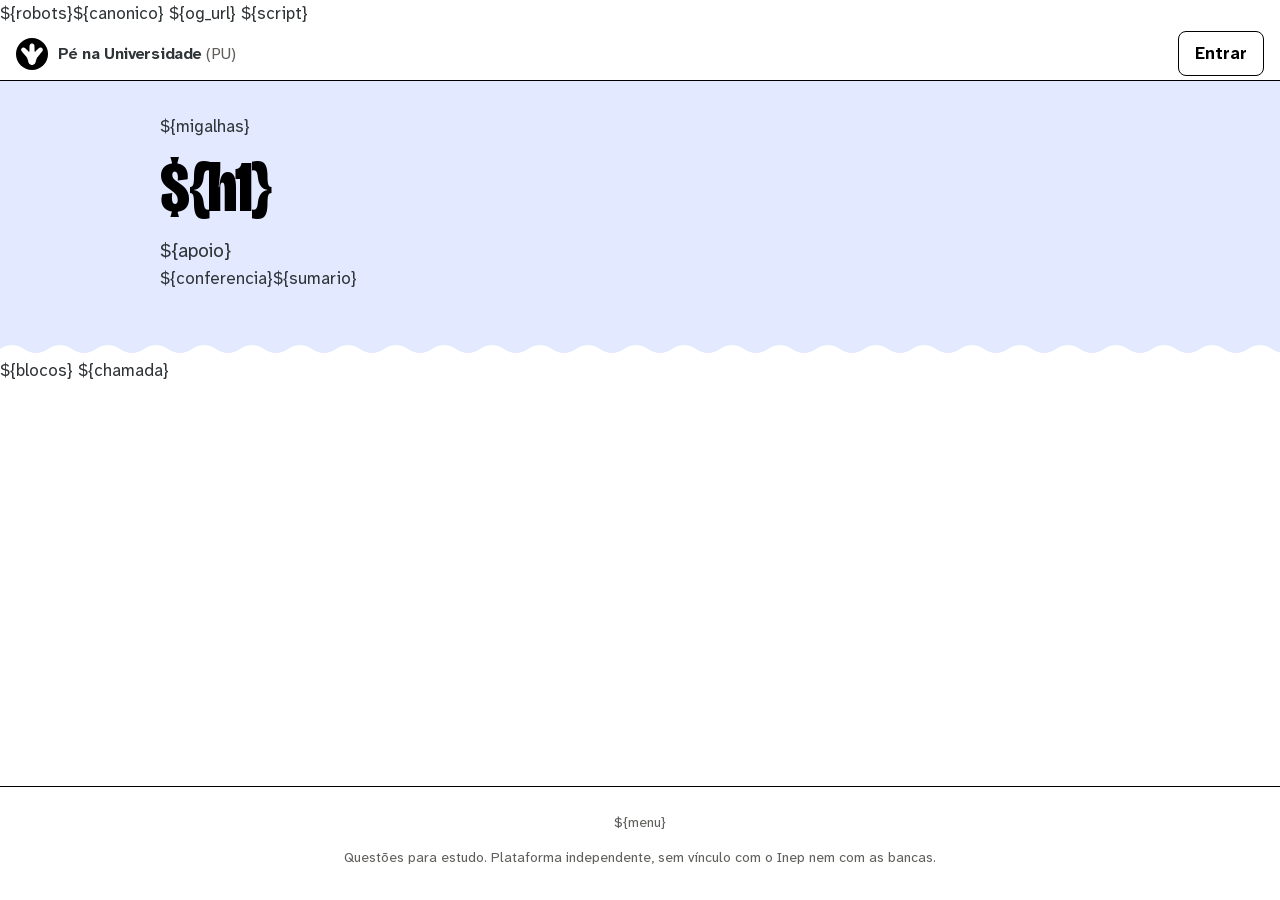
<file: paginas/molde.html>
<!doctype html>
<html lang="pt-BR">
<head>
<meta charset="utf-8">
<meta http-equiv="Content-Security-Policy" content="default-src 'self'; script-src ${script_src}; style-src 'self'; img-src 'self' data:; font-src 'self'; connect-src 'none'; object-src 'none'; base-uri 'none'; form-action 'none'">
<meta name="viewport" content="width=device-width, initial-scale=1, viewport-fit=cover">
<meta name="theme-color" content="#FFFFFF">
<title>${titulo}</title>
<meta name="description" content="${descricao}">
${robots}${canonico}<meta property="og:type" content="website">
<meta property="og:locale" content="pt_BR">
<meta property="og:site_name" content="Pé na Universidade (PU)">
<meta property="og:title" content="${titulo}">
<meta property="og:description" content="${descricao}">
${og_url}<meta property="og:image" content="${imagem}">
<meta property="og:image:type" content="image/png">
<meta property="og:image:width" content="1200">
<meta property="og:image:height" content="630">
<meta property="og:image:alt" content="${imagem_alt}">
<meta name="twitter:card" content="summary_large_image">
<meta name="twitter:image:alt" content="${imagem_alt}">
<link rel="icon" href="/icones/pu-32.png" sizes="32x32" type="image/png">
<link rel="icon" href="/icones/pu-16.png" sizes="16x16" type="image/png">
<link rel="apple-touch-icon" href="/icones/pu-180.png">
<link rel="manifest" href="/manifest.webmanifest">
<link rel="stylesheet" href="/paginas/estilo.css?v=${versao_estilo}">
${script}<script type="application/ld+json">${dados_estruturados}</script>
</head>
<body data-tom="${tom}">
<a class="pular" href="#principal">Pular para o conteúdo</a>
<header class="topo"><a class="marca" href="/"><img src="/icones/pu.svg" width="32" height="32" alt=""><strong>Pé na Universidade <span>(PU)</span></strong></a><a class="entrar-topo" href="/#entrar">Entrar</a></header>
<main id="principal" tabindex="-1">
<div class="faixa faixa-topo"><div class="miolo">
${migalhas}<h1>${h1}</h1>
<p class="apoio">${apoio}</p>
${conferencia}${sumario}</div></div>
<div class="onda" aria-hidden="true"></div>
${blocos}
${chamada}
</main>
<footer><nav aria-label="Páginas do PU"><ul>${menu}</ul></nav>
<p>Questões para estudo. Plataforma independente, sem vínculo com o Inep nem com as bancas.</p></footer>
</body>
</html>
</file>
<file: paginas/estilo.css>
/* Páginas públicas do PU (gerador paginas/gerar.py). Mesmas variáveis, fontes e faixas da entrada. JavaScript só onde a página declara (contagem e busca).
   Duas famílias servidas pelo próprio site: Bricolage (títulos) e Atkinson (texto). Celular primeiro. Dominique-Oliveira-Claude🤖🧡, 17/11/2026. */
@font-face { font-family: "Bricolage Grotesque"; src: url("/app/public/fontes/pu-cartaz.woff2") format("woff2"); font-weight: 600 800; font-display: swap; }
@font-face { font-family: "Atkinson Hyperlegible Next"; src: url("/app/public/fontes/pu-texto.woff2") format("woff2"); font-weight: 400 700; font-display: swap; }
/* Reserva local que segura a largura dos títulos até a Bricolage chegar (a mesma das telas de dentro). */
@font-face { font-family: "Bricolage reserva"; src: local("Arial Bold"), local("Arial-BoldMT"), local("Liberation Sans Bold"), local("LiberationSans-Bold"), local("Helvetica Neue Bold"); font-weight: 600 800; size-adjust: 70%; }
:root {
  --fundo: #FFFFFF; --texto: #2F3437; --secundario: #5F5E5B; --linha: #EAEAEA; --suave: #F7F6F3; --tinta: #000000;
  --destaque: #111111; --destaque-passar: #333333;
  --azul-mar: #2747F5; --laranja-boia: #FF6A2B; --amarelo-sol: #FFC93C; --rosa-goiaba: #FF6F9F; --roxo-ipe: #7A4DF0;
  --azul-mar-claro: #E3E9FF; --laranja-claro: #FFE9DE; --amarelo-claro: #FFF3CC; --rosa-claro: #FFE5EE; --roxo-claro: #EEE7FF;
  --fonte-cartaz: "Bricolage Grotesque", "Bricolage reserva", "Arial Narrow", Arial, sans-serif;
  --fonte-texto: "Atkinson Hyperlegible Next", "Helvetica Neue", Arial, sans-serif;
  --troca: cubic-bezier(0.216, 0.62, 0.356, 1);
  --forma-onda: url("data:image/svg+xml,%3Csvg xmlns='http://www.w3.org/2000/svg' viewBox='0 0 48 16'%3E%3Cpath d='M0 0h48v8q-12 8-24 0T0 8z'/%3E%3C/svg%3E");
  font-family: var(--fonte-texto); font-size: 100%; line-height: 1.6; color: var(--texto); background: var(--fundo); color-scheme: light;
  -webkit-text-size-adjust: 100%;
}
/* Cor que conduz a página: faixa do topo e detalhes (combinações do paletas.json). */
[data-tom] { --tom: var(--azul-mar); --tom-faixa: var(--azul-mar-claro); }
[data-tom=boia] { --tom: var(--laranja-boia); --tom-faixa: var(--laranja-claro); }
[data-tom=sol] { --tom: var(--amarelo-sol); --tom-faixa: var(--amarelo-claro); }
[data-tom=ipe] { --tom: var(--roxo-ipe); --tom-faixa: var(--roxo-claro); }
[data-tom=goiaba] { --tom: var(--rosa-goiaba); --tom-faixa: var(--rosa-claro); }
* { box-sizing: border-box; }
html { overflow-x: clip; scroll-padding-top: 4.5rem; }
body { margin: 0; min-height: 100svh; display: flex; flex-direction: column; overflow-x: clip; font-size: 1.0625rem; }
main { flex: 1; }
a { color: inherit; text-underline-offset: 3px; }
:focus-visible { outline: 3px solid var(--azul-mar); outline-offset: 3px; border-radius: 4px; }
:where(h1, h2, p, a, li, td, small, strong) { overflow-wrap: anywhere; }
main:focus { outline: none; }
.pular { position: absolute; left: 1rem; top: -4rem; z-index: 20; padding: .75rem 1rem; background: var(--destaque); color: #FFFFFF; border-radius: 6px; }
.pular:focus { top: .5rem; }

/* Topo: o mesmo da entrada (logo da pata, nome e o link Entrar). */
.topo { position: sticky; top: 0; z-index: 10; display: flex; align-items: center; justify-content: space-between; gap: 1rem;
  min-height: 3.25rem; padding: .25rem max(1rem, env(safe-area-inset-right)) .25rem max(1rem, env(safe-area-inset-left));
  background: #FFFFFF; border-bottom: 1px solid var(--tinta); }
.marca { display: inline-flex; align-items: center; gap: 10px; min-height: 2.75rem; text-decoration: none; }
.marca img { display: block; flex-shrink: 0; }
.marca strong { font-size: 1rem; letter-spacing: -.02em; font-weight: 700; }
.marca strong span { color: var(--secundario); font-weight: 400; }
.entrar-topo { display: inline-flex; align-items: center; flex-shrink: 0; white-space: nowrap; min-height: 2.75rem; padding: .5rem 1rem;
  border: 1px solid var(--tinta); border-radius: 8px; color: var(--tinta); font-weight: 700; text-decoration: none; transition: background-color 200ms var(--troca); }

/* Faixas na largura toda, como na entrada. */
.faixa { padding: 2.5rem max(1rem, env(safe-area-inset-right)) 2.5rem max(1rem, env(safe-area-inset-left)); }
.miolo { max-width: 46rem; margin-inline: auto; }
.faixa-topo { background: var(--tom-faixa); padding-block: 1.25rem 2rem; }
.onda { height: 16px; background: var(--fundo); }
.onda::after { content: ""; display: block; height: 100%; background: var(--tom-faixa); -webkit-mask: var(--forma-onda) 0 0 / 48px 16px repeat-x; mask: var(--forma-onda) 0 0 / 48px 16px repeat-x; }
h1, h2 { font-family: var(--fonte-cartaz); color: var(--tinta); text-wrap: balance; letter-spacing: -.02em; }
h1 { font-weight: 800; font-size: clamp(2.5rem, 11vw, 4.5rem); line-height: .95; margin: .75rem 0 1rem; }
h2 { font-weight: 800; font-size: clamp(1.75rem, 6vw, 2.5rem); line-height: 1; margin: 0 0 1rem; }
.apoio { font-size: 1.1875rem; line-height: 1.5; margin: 0; max-width: 38rem; }
p { margin: 0 0 1rem; }

/* Trilha (migalhas) e sumário */
.migalhas ol { display: flex; flex-wrap: wrap; gap: .25rem .5rem; margin: 0; padding: 0; list-style: none; font-size: .9375rem; }
.migalhas li + li::before { content: "›"; margin-right: .5rem; color: var(--secundario); }
.migalhas a { display: inline-block; padding-block: .625rem; }
.migalhas [aria-current] { padding-block: .625rem; color: var(--texto); }
.sumario ul { display: flex; flex-wrap: wrap; gap: .5rem; margin: 1.5rem 0 0; padding: 0; list-style: none; }
.sumario a { display: inline-flex; align-items: center; min-height: 2.75rem; padding: .375rem 1rem; border: 1px solid var(--tinta); border-radius: 999px;
  background: #FFFFFF; color: var(--tinta); font-weight: 700; text-decoration: none; transition: background-color 200ms var(--troca); }

/* Blocos de dados: tabela no computador, cartões no celular. Cada linha traz a fonte e a data da conferência. */
/* Faixas brancas seguidas: o espaço entre elas fica simples. */
.faixa:has(> .bloco) + .faixa:has(> .bloco) { padding-top: 0; }
.dados h2::before { content: ""; display: inline-block; width: .5em; height: .5em; margin-right: .3em; border-radius: 50%; background: var(--tom); vertical-align: .12em; }
.nota { font-size: .9375rem; color: var(--secundario); }
table { width: 100%; border-collapse: collapse; table-layout: fixed; font-variant-numeric: tabular-nums; }
th:first-child { width: 28%; }
th { text-align: left; font-size: .875rem; font-weight: 700; padding: .5rem .75rem; background: var(--suave); border-bottom: 1px solid var(--tinta); }
td { padding: .625rem .75rem; border-bottom: 1px solid var(--linha); vertical-align: top; }
td a { font-weight: 700; display: inline-block; padding-block: .25rem; }
td small { display: block; color: var(--secundario); font-size: .875rem; }
.a-confirmar { display: inline-block; padding: .125rem .5rem; border: 2px dashed #B3261E; color: #B3261E; }
@media (max-width: 40rem) {
  table:not(.larga) thead { position: absolute; width: 1px; height: 1px; overflow: hidden; clip-path: inset(50%); }
  table:not(.larga), table:not(.larga) tbody, table:not(.larga) tr, table:not(.larga) td { display: block; }
  table:not(.larga) tr { display: grid; grid-template-columns: auto 1fr; gap: 0 .75rem; align-items: baseline; padding: .625rem .875rem; margin-bottom: .5rem; border: 1px solid var(--tinta); border-radius: 8px; background: #FFFFFF; }
  table:not(.larga) td { padding: 0; border: 0; }
  table:not(.larga) td:first-child { font-family: var(--fonte-cartaz); font-weight: 800; font-size: 1.1875rem; color: var(--tinta); }
  table:not(.larga) td:last-child { grid-column: 1 / -1; }
  table:not(.larga) td:last-child a { padding-block: .5rem .125rem; }
  table:not(.larga) td:last-child small { display: inline-block; margin-left: .375rem; white-space: nowrap; }
  table.rotulada tr { grid-template-columns: 1fr; }
  table.rotulada td.sem-dado { grid-column: 1 / -1; }
  table.rotulada td:not(:last-child) a { display: inline; }
}
/* Tabela rotulada em cartão (celular e pares de tabelas): cada valor leva o nome da coluna. */
@media (max-width: 40rem) {
  table.rotulada td:not(:first-child):not(:last-child)::before { content: attr(data-rotulo) ": "; font-weight: 700; color: var(--secundario); }
}
.par table.rotulada td:not(:first-child):not(:last-child)::before { content: attr(data-rotulo) ": "; font-weight: 700; color: var(--secundario); }

/* Linha sem dado oficial (aviso visível no lugar da data) e caixa de aviso. */
.aviso-dado { display: inline-block; padding: .125rem .5rem; border: 1px dashed var(--tinta); border-radius: 4px; background: var(--laranja-claro); color: var(--tinta); font-weight: 700; }
td.sem-dado a { margin-left: .25rem; }
.aviso { padding: 1.25rem 1.25rem .25rem; border: 2px dashed var(--tinta); border-radius: 8px; background: var(--laranja-claro); }
.aviso h2 { font-size: clamp(1.5rem, 5vw, 2rem); }
td small, td > small { font-size: .875rem; }
td:not(:last-child) small { display: block; color: var(--secundario); }
h3 { font-family: var(--fonte-cartaz); font-weight: 800; font-size: 1.5rem; line-height: 1.1; color: var(--tinta); letter-spacing: -.01em; margin: 0 0 .75rem; }

/* Tabela larga: rolagem lateral só dentro da caixa, com a 1ª coluna fixa. A página não rola para o lado. */
.rolagem { overflow-x: auto; overscroll-behavior-x: contain; border: 1px solid var(--tinta); border-radius: 8px; max-width: 100%; }
.rolagem:focus-visible { outline-offset: 2px; }
table.larga { table-layout: auto; min-width: 58rem; }
table.larga th, table.larga td { white-space: nowrap; text-align: right; padding-inline: .625rem; }
table.larga th:first-child, table.larga td:first-child { position: sticky; left: 0; z-index: 1; text-align: left; white-space: normal; width: auto; min-width: 11rem; max-width: 15rem; background: #FFFFFF; border-right: 1px solid var(--linha); }
table.larga th:first-child { background: var(--suave); }
table.larga th { white-space: normal; vertical-align: bottom; min-width: 5.5rem; }
table.larga td:last-child, table.larga th:last-child { text-align: left; white-space: nowrap; min-width: 9rem; }
table.larga td:last-child small { display: block; }
table.rotulada { table-layout: auto; }
table.rotulada th:first-child { width: auto; }
table.larga tr[data-aviso] td.sem-dado { text-align: left; white-space: normal; }
/* Tabela compacta (só números, ex.: acertos e nota): 1ª coluna estreita, uma linha por registro, fonte numa linha só. */
table.compacta { min-width: 52rem; }
table.compacta th, table.compacta td { padding: .375rem .5rem; }
table.compacta th:first-child, table.compacta td:first-child { min-width: 4.5rem; max-width: 6rem; text-align: right; }
table.compacta td:last-child small { display: inline; margin-left: .25rem; }
table.compacta td a { padding-block: 0; }

/* Campo de busca de curso (aparece só com o script da página). */
.filtro { margin: 0 0 1rem; }
.filtro label { display: block; font-weight: 700; margin-bottom: .375rem; }
.filtro input { width: 100%; max-width: 28rem; min-height: 2.75rem; padding: .5rem .875rem; border: 1px solid var(--tinta); border-radius: 8px;
  font: inherit; font-size: 1.0625rem; color: var(--texto); background: #FFFFFF; }
.filtro-total { margin: .5rem 0 0; font-size: .9375rem; color: var(--secundario); }
tr[hidden] { display: none !important; }

/* Contagem regressiva: sem script, só a lista das datas por extenso. */
.contagem-saida { font-family: var(--fonte-cartaz); font-weight: 800; font-size: clamp(1.5rem, 6vw, 2.25rem); line-height: 1.1; color: var(--tinta); text-wrap: balance; }
.contagem-saida:empty { display: none; }
.datas-de-prova { margin: 0; padding: 0; list-style: none; display: grid; gap: .25rem; }
.datas-de-prova li { padding: .5rem 0 .5rem 1rem; border-left: 4px solid var(--linha); }
.datas-de-prova time { display: block; font-weight: 700; color: var(--tinta); }
.datas-de-prova a { display: inline-block; padding-block: .25rem; }
.datas-de-prova .passou, .datas-de-prova .passou time { color: var(--secundario); }
.datas-de-prova .proxima { border-left-color: var(--tom); background: var(--tom-faixa); }

/* Duas tabelas lado a lado (obras): uma embaixo da outra no celular. Sempre em cartões, para caber na metade. */
.par-grade { display: grid; gap: 2rem; }
.par table, .par tbody, .par tr, .par td { display: block; }
.par thead { position: absolute; width: 1px; height: 1px; overflow: hidden; clip-path: inset(50%); }
.par tr { padding: .625rem .875rem; margin-bottom: .5rem; border: 1px solid var(--tinta); border-radius: 8px; background: #FFFFFF; }
.par td { padding: 0; border: 0; }
.par td:first-child { font-family: var(--fonte-cartaz); font-weight: 800; font-size: 1.1875rem; line-height: 1.2; color: var(--tinta); }
.par td:last-child a { padding-block: .5rem .125rem; }
.par td:last-child small { display: inline-block; margin-left: .375rem; white-space: nowrap; }

.lista-links { margin: 0; padding: 0; list-style: none; display: grid; gap: .5rem; }
.lista-links a { display: inline-block; padding-block: .5rem; font-weight: 700; font-size: 1.125rem; }

/* Chamada única no fim de cada página: abre a entrada já no cadastro. */
.faixa-chamada { background: var(--amarelo-claro); border-top: 1px solid var(--tinta); }
.acoes { display: flex; flex-wrap: wrap; align-items: center; gap: 1rem 1.5rem; margin: 1.5rem 0 0; }
.botao { display: inline-flex; align-items: center; justify-content: center; min-height: 3.25rem; padding: .75rem 1.5rem; border: 1px solid var(--tinta);
  border-radius: 8px; background: var(--destaque); color: #FFFFFF; font-weight: 700; text-decoration: none; transition: background-color 200ms var(--troca); }
.entrar { display: inline-block; padding-block: .75rem; font-weight: 700; }

footer { padding: 1.5rem max(1rem, env(safe-area-inset-right)) 2rem max(1rem, env(safe-area-inset-left)); border-top: 1px solid var(--tinta); color: var(--secundario); font-size: .875rem; text-align: center; }
footer ul { display: flex; flex-wrap: wrap; justify-content: center; gap: 0 1.25rem; margin: 0 0 .75rem; padding: 0; list-style: none; }
footer a { display: inline-block; padding-block: .625rem; color: var(--texto); }
footer [aria-current] { font-weight: 700; }
footer p { margin: 0; }

/* Calculadora de média (/calculadora-nota-enem/): o formulário vem de app/public/simulador.js, no modo público. */
.calculadora .sem-script { padding: 1.25rem 1.25rem .25rem; border: 2px dashed var(--tinta); border-radius: 8px; background: var(--suave); }
.simulador > .nota { margin-bottom: 0; }
.simulador form > section { margin-block: 2rem; }
.simulador h2 { font-size: clamp(1.5rem, 5vw, 2rem); margin-bottom: .75rem; }
.simulador label { display: block; font-weight: 700; margin: 1rem 0 .375rem; line-height: 1.3; }
.simulador input { width: 100%; min-height: 3rem; padding: .625rem .75rem; border: 1px solid var(--tinta); border-radius: 8px;
  font: inherit; font-size: 1.0625rem; color: var(--texto); background: #FFFFFF; font-variant-numeric: tabular-nums; }
.simulador input:user-invalid { border: 2px solid #B3261E; }
.campos-notas, .campos-pesos, .campos-opcao { display: grid; grid-template-columns: minmax(0, 1fr); gap: 0 1.25rem; }
.campos-notas > div, .campos-pesos > div, .campos-opcao > div { min-width: 0; }
.simulador small { display: block; margin-block: .75rem; color: var(--secundario); font-size: .9375rem; }
.opcao-nota { border: 0; border-top: 1px solid var(--tinta); margin: 1.5rem 0; padding: 1rem 0 0; min-width: 0; }
.opcao-nota legend { font-family: var(--fonte-cartaz); font-weight: 800; font-size: 1.25rem; color: var(--tinta); padding-right: 1rem; }
.simulador details { border-bottom: 1px solid var(--linha); padding-block: .5rem; }
.simulador summary { cursor: pointer; min-height: 2.75rem; display: list-item; padding-block: .625rem; font-weight: 700; }
.simulador button { display: inline-flex; align-items: center; justify-content: center; min-height: 3rem; padding: .625rem 1.25rem; border: 1px solid var(--tinta);
  border-radius: 8px; background: var(--destaque); color: #FFFFFF; font: inherit; font-weight: 700; cursor: pointer; transition: background-color 200ms var(--troca); }
.simulador button.discreto { background: #FFFFFF; color: var(--tinta); }
.simulador button:disabled { color: var(--secundario); border-color: var(--secundario); cursor: not-allowed; }
.simulador .remover-opcao { margin-top: 1rem; }
.simulador button[type=submit] { width: 100%; min-height: 3.25rem; margin-top: 1.5rem; font-size: 1.125rem; }
.erro-campo { color: #B3261E; font-weight: 700; margin: 1rem 0 0; }
.erro-campo:empty { display: none; }
#resultado-nota:focus { outline: none; }
#resultado-nota:not(:empty) { margin-top: 2rem; padding: 1.25rem; border: 1px solid var(--tinta); border-radius: 8px; background: var(--tom-faixa); }
.resultado-opcao { border-top: 1px solid var(--tinta); padding-block: 1.25rem; }
.resultado-opcao h3 { font-size: 1.25rem; overflow-wrap: anywhere; }
.resultado-opcao h4 { font-size: 1.0625rem; margin: 1rem 0 .5rem; color: var(--tinta); }
.media-nota strong { display: block; font-family: var(--fonte-cartaz); font-weight: 800; font-size: 3rem; line-height: 1; color: var(--tinta); font-variant-numeric: tabular-nums; overflow-wrap: anywhere; }
.media-nota span { color: var(--texto); font-size: .9375rem; }
.metas-nota > div, .parcelas-nota > div { border-top: 1px solid var(--linha); padding-block: .625rem; }
.simulador dl { margin: 0; }
.simulador dt { font-weight: 700; }
.simulador dd { margin: .25rem 0 0; font-variant-numeric: tabular-nums; overflow-wrap: anywhere; }
#resultado-nota .nota, #resultado-nota small { color: var(--texto); }
.metodo-nota { margin-top: 2rem; }
/* Lista de cursos do Sisu na calculadora (o mesmo simulador). */
.busca-sisu { margin: 0 0 1rem; }
.busca-sisu > .nota { margin: .375rem 0 0; font-size: .875rem; }
.estado-sisu { margin: .5rem 0 0; font-size: .9375rem; color: var(--texto); }
.estado-sisu:empty, .lista-sisu:empty { display: none; }
.lista-sisu { list-style: none; margin: .5rem 0 0; padding: 0; display: grid; gap: .375rem; }
.simulador .lista-sisu button { width: 100%; min-height: 2.75rem; text-align: left; justify-content: flex-start; flex-wrap: wrap; gap: 0 .5rem; padding: .5rem .75rem; overflow-wrap: anywhere; }
.lista-sisu small { display: inline; margin: 0; font-weight: 400; color: var(--texto); font-size: .9375rem; }
.sisu-escolhido:not(:empty) { margin-top: 1rem; padding: 1rem; border: 1px solid var(--tinta); border-radius: 8px; background: var(--tom-faixa); overflow-wrap: anywhere; }
.sisu-escolhido select { width: 100%; min-height: 3rem; padding: .625rem .75rem; border: 1px solid var(--tinta); border-radius: 8px; font: inherit; color: var(--texto); background: #FFFFFF; }
.sisu-titulo { margin: 0; }
.sisu-dados { margin: .75rem 0; }
.sisu-dados > div { border-top: 1px solid var(--tinta); padding-block: .5rem; }
.aviso-sisu { font-weight: 700; color: var(--tinta); margin: .75rem 0; }
.aviso-sisu[hidden] { display: none; }
.sisu-escolhido .nota { color: var(--texto); font-size: .9375rem; }
@media (min-width: 32rem) { .campos-notas, .campos-pesos, .campos-opcao { grid-template-columns: repeat(2, minmax(0, 1fr)); } }
@media (hover: hover) and (pointer: fine) {
  .simulador button:not(:disabled):hover { background: var(--destaque-passar); }
  .simulador button.discreto:not(:disabled):hover { background: var(--amarelo-claro); }
}

/* Plano de estudo (/plano-de-estudo/): formulário que paginas/plano-de-estudo.js mostra e a lista de dias que ele escreve. */
.conferencia { margin: .75rem 0 0; font-size: .9375rem; color: var(--texto); }
.oculto { position: absolute; width: 1px; height: 1px; overflow: hidden; clip: rect(0 0 0 0); clip-path: inset(50%); white-space: nowrap; }
.plano .sem-script { padding: 1.25rem 1.25rem .25rem; border: 2px dashed var(--tinta); border-radius: 8px; background: var(--suave); }
.plano-form .campo { margin: 0 0 1.25rem; }
.plano-form label[for] { display: block; font-weight: 700; margin-bottom: .375rem; }
.plano-form select { width: 100%; max-width: 28rem; min-height: 3rem; padding: .625rem .75rem; border: 1px solid var(--tinta); border-radius: 8px; font: inherit; color: var(--texto); background: #FFFFFF; }
.grupo-fichas { display: flex; flex-wrap: wrap; gap: .5rem; margin: 0 0 1.25rem; padding: 0; border: 0; min-width: 0; }
.grupo-fichas legend { width: 100%; padding: 0; margin-bottom: .5rem; font-weight: 700; }
.ficha-marcar { position: relative; display: inline-flex; }
.ficha-marcar input { position: absolute; inset: 0; width: 100%; height: 100%; margin: 0; opacity: 0; cursor: pointer; }
.ficha-marcar span[aria-hidden], .ficha-marcar span:not(.oculto) { display: inline-flex; align-items: center; justify-content: center; min-width: 3rem; min-height: 2.75rem; padding: .375rem .75rem;
  border: 1px solid var(--tinta); border-radius: 999px; background: #FFFFFF; font-weight: 700; }
.ficha-marcar input:checked + span { background: var(--destaque); color: #FFFFFF; }
.ficha-marcar input:focus-visible + span { outline: 3px solid var(--azul-mar); outline-offset: 3px; }
.plano-saida { margin-top: 1rem; padding: 1.25rem; border: 1px solid var(--tinta); border-radius: 8px; background: var(--tom-faixa); }
.plano-saida .resumo-plano { margin: 0 0 .75rem; font-family: var(--fonte-cartaz); font-weight: 800; font-size: clamp(1.375rem, 5vw, 2rem); line-height: 1.15; color: var(--tinta); text-wrap: balance; }
.plano-dias { margin: 1rem 0 0; padding: 0; list-style: none; display: grid; gap: .5rem; }
.plano-dias li { padding: .75rem 1rem; border: 1px solid var(--tinta); border-radius: 8px; background: #FFFFFF; }
.plano-dias .dia { display: block; font-weight: 700; }
.plano-dias .revisao { display: block; margin-top: .25rem; color: var(--secundario); font-size: .9375rem; }
.plano-saida details { margin-top: .75rem; }
.plano-saida summary { min-height: 2.75rem; display: flex; align-items: center; font-weight: 700; cursor: pointer; }

@media (hover: hover) and (pointer: fine) {
  .entrar-topo:hover, .sumario a:hover { background: var(--amarelo-claro); }
  .botao:hover { background: var(--destaque-passar); }
}
@media (min-width: 64rem) {
  .faixa { padding-block: 3.5rem; }
  .faixa-topo { padding-block: 2rem 3rem; }
  .miolo { max-width: 60rem; }
  .miolo-largo { max-width: 72rem; }
  .par-grade { grid-template-columns: 1fr 1fr; gap: 2.5rem; }
}
@media (prefers-reduced-motion: reduce) { * { transition: none !important; } }
</file>
